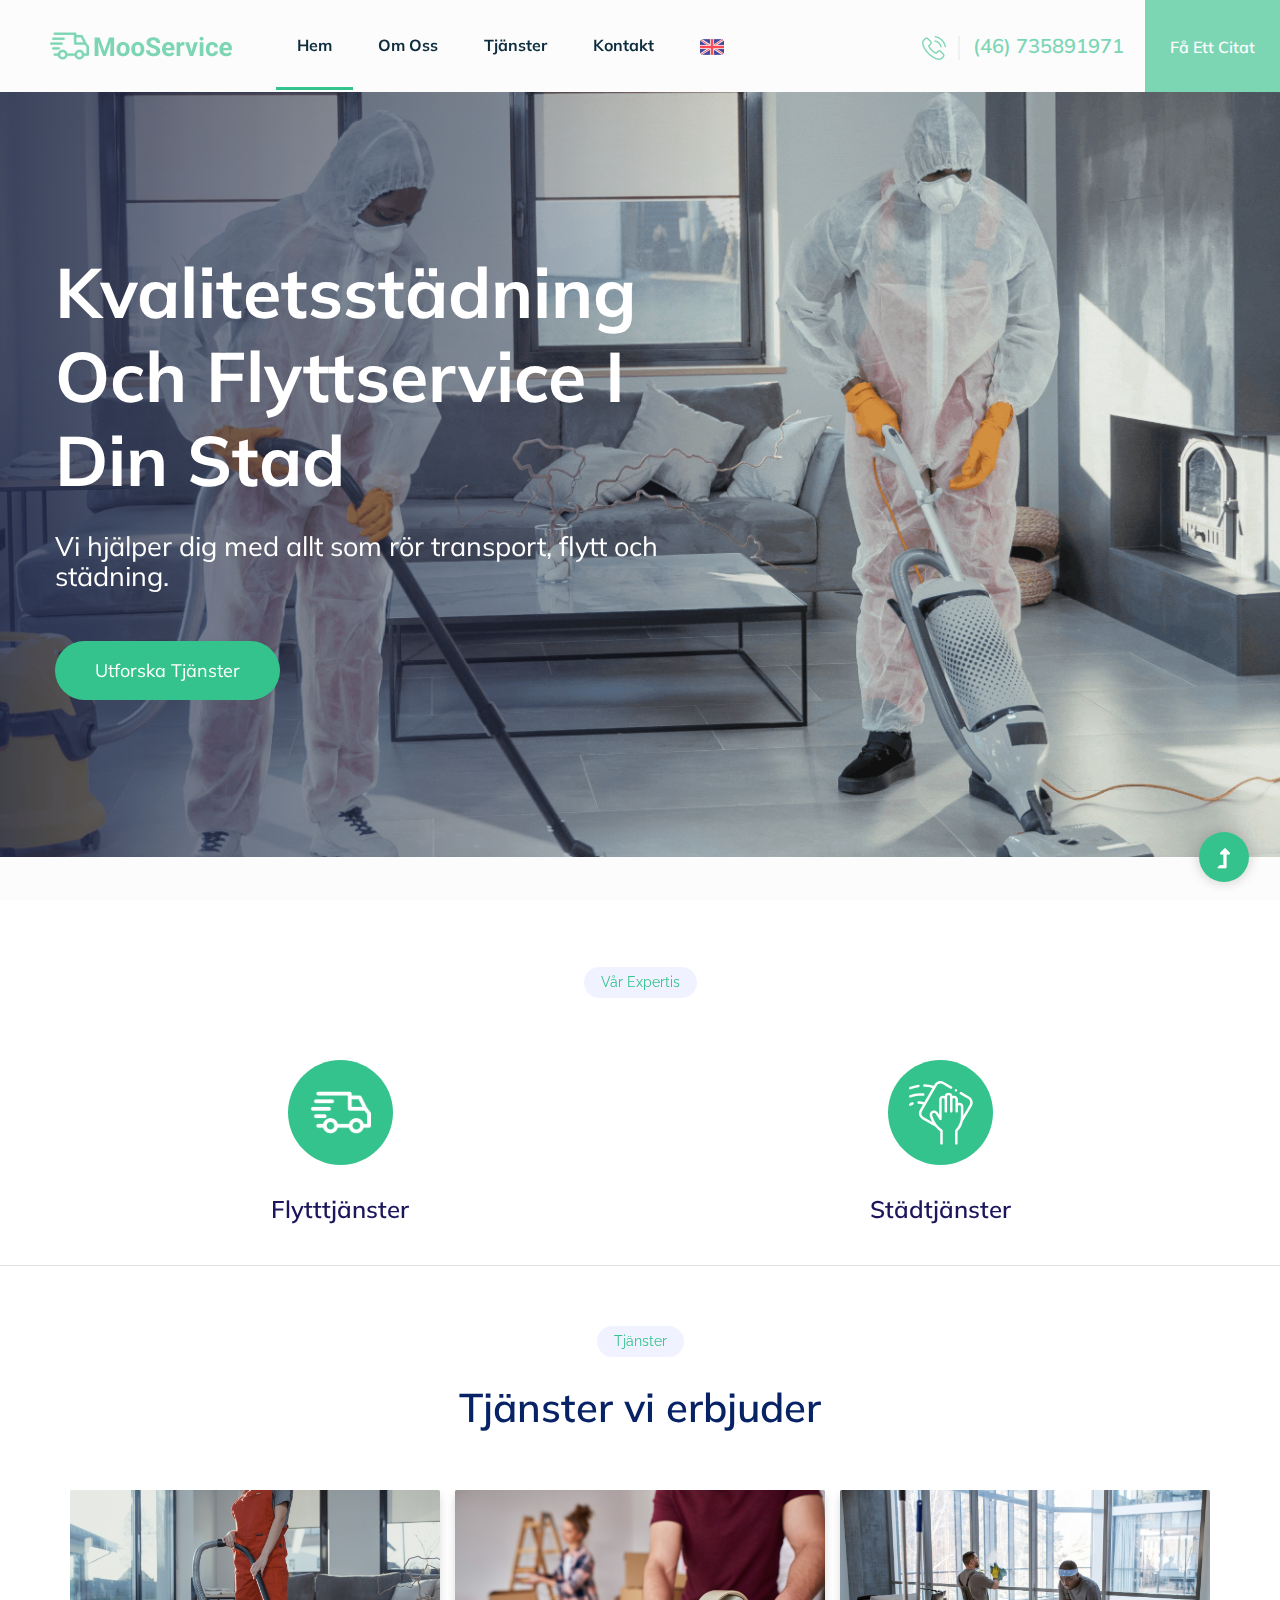
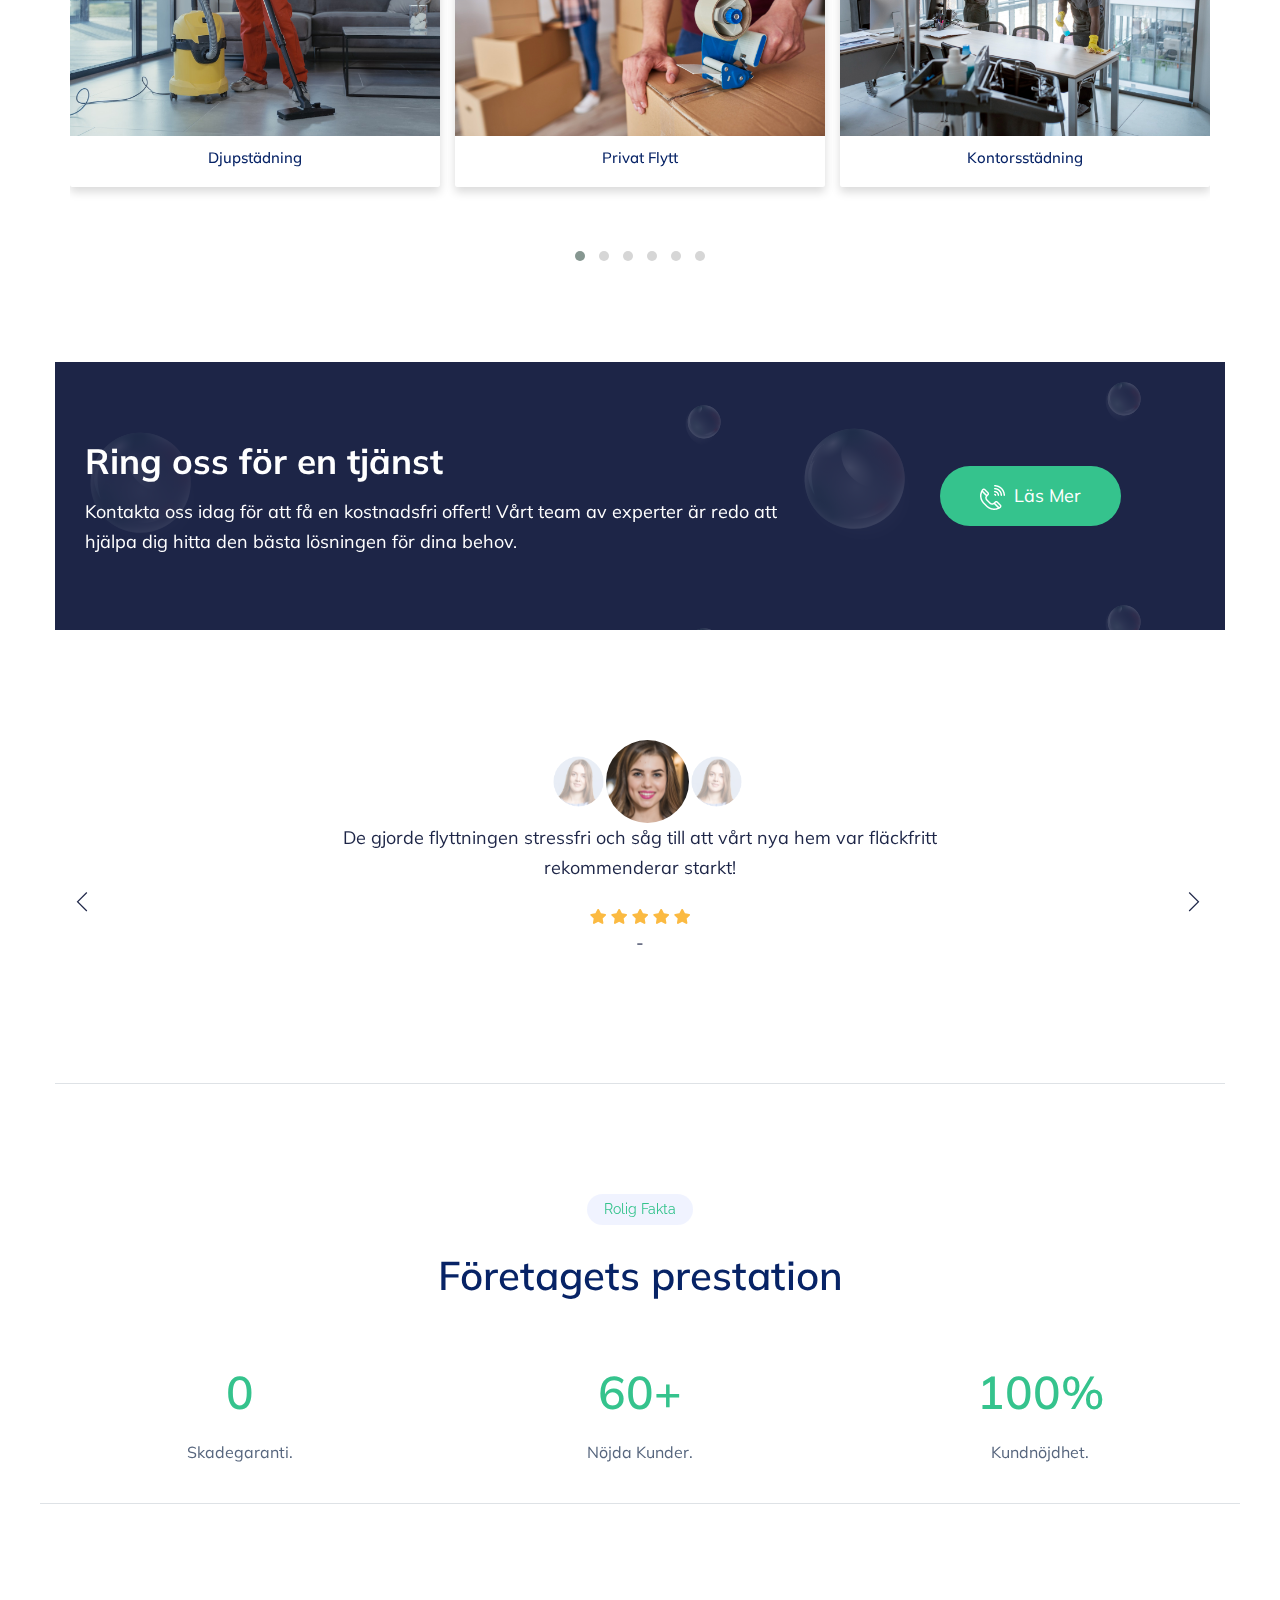
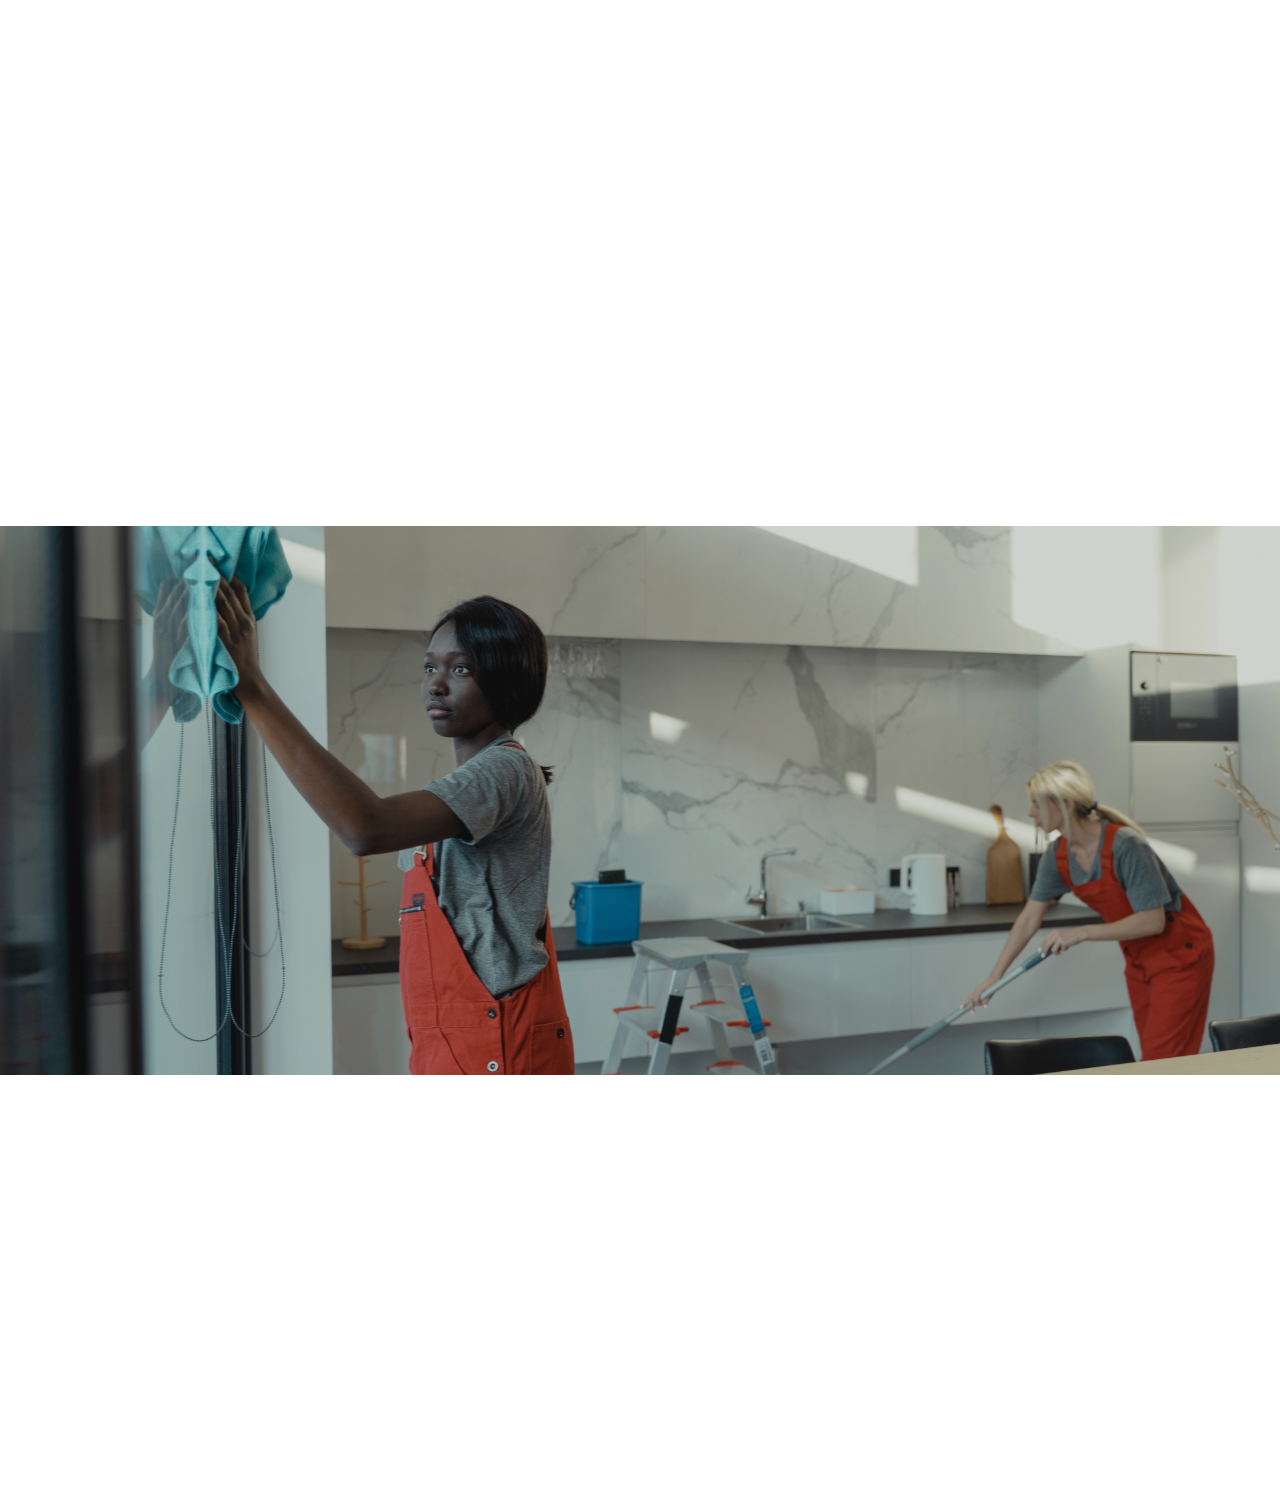
<file: index.html>
<!doctype html>
<html class="no-js" lang="zxx">
<head>
    <meta charset="utf-8">
    <meta http-equiv="x-ua-compatible" content="ie=edge">
    <title>MooService</title>
    <meta name="description" content="">
    <meta name="viewport" content="width=device-width, initial-scale=1">
    <link rel="manifest" href="site.webmanifest">
    <link rel="shortcut icon" type="image/x-icon" href="assets/img/favicon.ico">


    <link href="https://cdn.jsdelivr.net/npm/bootstrap@5.0.1/dist/css/bootstrap.min.css" rel="stylesheet"
    integrity="sha384-+0n0xVW2eSR5OomGNYDnhzAbDsOXxcvSN1TPprVMTNDbiYZCxYbOOl7+AMvyTG2x" crossorigin="anonymous">
<link rel="stylesheet" href="https://cdnjs.cloudflare.com/ajax/libs/OwlCarousel2/2.3.4/assets/owl.carousel.min.css"
    integrity="sha512-tS3S5qG0BlhnQROyJXvNjeEM4UpMXHrQfTGmbQ1gKmelCxlSEBUaxhRBj/EFTzpbP4RVSrpEikbmdJobCvhE3g=="
    crossorigin="anonymous" />
<link rel="stylesheet"
    href="https://cdnjs.cloudflare.com/ajax/libs/OwlCarousel2/2.3.4/assets/owl.theme.default.min.css"
    integrity="sha512-sMXtMNL1zRzolHYKEujM2AqCLUR9F2C4/05cdbxjjLSRvMQIciEPCQZo++nk7go3BtSuK9kfa/s+a4f4i5pLkw=="
    crossorigin="anonymous" />
    <!-- CSS here -->
    <link rel="stylesheet" href="assets/css/bootstrap.min.css">
    <link rel="stylesheet" href="assets/css/owl.carousel.min.css">
    <link rel="stylesheet" href="assets/css/slicknav.css">
    <link rel="stylesheet" href="assets/css/flaticon.css">
    <link rel="stylesheet" href="assets/css/progressbar_barfiller.css">
    <link rel="stylesheet" href="assets/css/gijgo.css">
    <link rel="stylesheet" href="assets/css/animate.min.css">
    <link rel="stylesheet" href="assets/css/animated-headline.css">
    <link rel="stylesheet" href="assets/css/magnific-popup.css">
    <link rel="stylesheet" href="assets/css/fontawesome-all.min.css">
    <link rel="stylesheet" href="assets/css/themify-icons.css">
    <link rel="stylesheet" href="assets/css/slick.css">
    <link rel="stylesheet" href="assets/css/nice-select.css">
    <link rel="stylesheet" href="assets/css/style.css">

    
</head>
<body>
    <!-- ? Preloader Start -->
    <div id="preloader-active">
        <div class="preloader d-flex align-items-center justify-content-center">
            <div class="preloader-inner position-relative">
                <div class="preloader-circle"></div>
                <div class="preloader-img pere-text">
                    <img src="assets/img/logo/loder.png" alt="">
                </div>
            </div>
        </div>
    </div>
    <!-- Preloader Start -->
    <header>
        <!-- Header Start -->
        <div class="header-area">
            <div class="main-header header-sticky">
                <!-- Logo -->
                <div class="header-left">
                    <div class="logo">
                        <a href="index.html"><img src="assets/img/logo/logo.png" alt=""></a>
                    </div>
                    <div class="menu-wrapper  d-flex align-items-center">
                        <!-- Main-menu -->
                        <div class="main-menu d-none d-lg-block">
                            <nav> 
                                <ul id="navigation">                                                                                          
                                    <li class="active"><a href="index.html">Hem</a></li>
                                    <li><a href="about.html">Om Oss</a></li>
                                    <li><a href="services.html">Tjänster</a></li>
                                    <li><a href="contact.html">Kontakt</a></li>
                                    <li><a href="./en/index.html"><img src="assets/img/icon/english.png" alt="English"></a></li>

                                </ul>
                            </nav>
                        </div>
                    </div>
                </div> 
                <div class="header-right d-none d-lg-block">
                    <a href="tel:0046735891971" class="header-btn1"><img src="assets/img/icon/call.png" alt=""> (46) 735891971</a>
                    <a href="contact.html" class="header-btn2">Få Ett Citat</a>
                </div>
                <!-- Mobile Menu -->
                <div class="col-12">
                    <div class="mobile_menu d-block d-lg-none"></div>
                </div>
            </div>
        </div>
        <!-- Header End -->
    </header>
    <main>
        <!--? slider Area Start-->
        <section class="slider-area hero-overly">
            <div class="slider-active">
                <!-- Single Slider -->
                <div class="single-slider slider-height d-flex align-items-center">
                    <div class="container">
                        <div class="row">
                            <div class="col-xl-7 col-lg-9 col-md-10 col-sm-9">
                                <div class="hero__caption">
                                    <h1 data-animation="fadeInLeft" data-delay="0.2s">Kvalitetsstädning Och Flyttservice I Din Stad</h1>
                                    <p data-animation="fadeInLeft" data-delay="0.4s">Vi hjälper dig med allt som rör transport, flytt och städning.</p>
                                    <a href="services.html" class="btn hero-btn" data-animation="fadeInLeft" data-delay="0.7s">Utforska Tjänster</a>
                                </div>
                            </div>
                        </div>
                    </div>          
                </div>
            </div>
        </section>
        <!-- slider Area End-->
        <!--? Services Area Start -->
        <section class="services-area pt-top border-bottom pb-20 mb-60">
            <div class="container">
                <div class="row justify-content-center">
                    <div class="col-xl-7 col-lg-8">
                        <div class="section-tittle text-center mb-40">
                            <span class="element">Vår Expertis</span>
                            <!-- <h2>This is what we do</h2> -->
                        </div>
                    </div>
                </div>
                <div class="row">
                    <div class="col-lg-6 col-md-12 col-sm-12">
                        <div class="single-cat text-center">
                            <div class="cat-icon">
                                <img src="assets/img/icon/services-icon1.svg" alt="">
                            </div>
                            <div class="cat-cap">
                                <h5><a href="services.html">Flytttjänster</a></h5>
                               
                            </div>
                        </div>
                    </div>
                    
                    <div class="col-lg-6 col-md-12 col-sm-12 col-lg-offset-4">
                        <div class="single-cat text-center">
                            <div class="cat-icon">
                                <img src="assets/img/icon/services-icon2.svg" alt="">
                            </div>
                            <div class="cat-cap">
                                <h5><a href="services.html">Städtjänster</a></h5>
                               
                            </div>
                        </div>
                    </div>
                    <!-- <div class="col-lg-4 col-md-6 col-sm-6">
                        <div class="single-cat text-center">
                            <div class="cat-icon">
                                <img src="assets/img/icon/services-icon3.svg" alt="">
                            </div>
                            <div class="cat-cap">
                                <h5><a href="services.html">Moving Services</a></h5>
                                <p>Lorem ipsum dolor sit amet, consectetur adipiscing elit, sed do eiusmod!!!</p>
                            </div>
                        </div>
                    </div> -->
                </div>
            </div>
        </section>
        <!-- Services End -->

        



        <!--? Offer-services Start  -->
        <section class="offer-services pb-bottom2">
            <div class="container">
            
                <div class="container-fluid my-5">
                    <div class="row">
                        <div class="col-12 m-auto">
                            <div class="row justify-content-center">
                                <div class="col-xl-7 col-lg-8">
                                    <div class="section-tittle text-center mb-55">
                                        <span class="element">Tjänster</span>
                                        <h2>Tjänster vi erbjuder</h2>
                                    </div>
                                </div>
                            </div>
                            <div class="owl-carousel owl-theme">
                                <div class="item mb-4">
                                    <div class="card border-0 shadow">
                                        <img src="./assets/img/gallery/1.jpg" alt="" class="card-img-top">
                                        <div class="card-body">
                                            <div class="card-title text-center">
                                                <h4>Djupstädning</h4>
                                            </div>
                                        </div>
                                    </div>
                                </div>
            
                                <div class="item">
                                    <div class="card border-0 shadow">
                                        <img src="./assets/img/gallery/2.jpg" alt="" class="card-img-top">
                                        <div class="card-body">
                                            <div class="card-title text-center">
                                                <h4>Privat Flytt</h4>
                                            </div>
                                        </div>
                                    </div>
                                </div>
                                <div class="item">
                                    <div class="card border-0 shadow">
                                        <img src="./assets/img/gallery/3.jpg" alt="" class="card-img-top">
                                        <div class="card-body">
                                            <div class="card-title text-center">
                                                <h4>Kontorsstädning</h4>
                                            </div>
                                        </div>
                                    </div>
                                </div>
                                <div class="item">
                                    <div class="card border-0 shadow">
                                        <img src="./assets/img/gallery/4.jpg" alt="" class="card-img-top">
                                        <div class="card-body">
                                            <div class="card-title text-center">
                                                <h4>Demontering / Återmontering</h4>
                                            </div>
                                        </div>
                                    </div>
                                </div>
                                <div class="item">
                                    <div class="card border-0 shadow">
                                        <img src="./assets/img/gallery/5.png" alt="" class="card-img-top">
                                        <div class="card-body">
                                            <div class="card-title text-center">
                                                <h4>Hushållens Städning</h4>
                                            </div>
                                        </div>
                                    </div>
                                </div>
                                <div class="item">
                                    <div class="card border-0 shadow">
                                        <img src="./assets/img/gallery/6.jpg" alt="" class="card-img-top">
                                        <div class="card-body">
                                            <div class="card-title text-center">
                                                <h4> Flytta Möbler</h4>
                                            </div>
                                        </div>
                                    </div>
                                </div>
                                <div class="item mb-4">
                                    <div class="card border-0 shadow">
                                        <img src="./assets/img/gallery/7.jpg" alt="" class="card-img-top">
                                        <div class="card-body">
                                            <div class="card-title text-center">
                                                <h4>Hushållstvätt</h4>
                                            </div>
                                        </div>
                                    </div>
                                </div>
            
                                <div class="item">
                                    <div class="card border-0 shadow">
                                        <img src="./assets/img/gallery/8.jpg" alt="" class="card-img-top">
                                        <div class="card-body">
                                            <div class="card-title text-center">
                                                <h4>Toalettstädning</h4>
                                            </div>
                                        </div>
                                    </div>
                                </div>
                                <div class="item">
                                    <div class="card border-0 shadow">
                                        <img src="./assets/img/gallery/9.jpg" alt="" class="card-img-top">
                                        <div class="card-body">
                                            <div class="card-title text-center">
                                                <h4>Toalettstädning</h4>
                                            </div>
                                        </div>
                                    </div>
                                </div>
                                <div class="item">
                                    <div class="card border-0 shadow">
                                        <img src="./assets/img/gallery/10.jpg" alt="" class="card-img-top">
                                        <div class="card-body">
                                            <div class="card-title text-center">
                                                <h4>Speciella Rörelser</h4>
                                            </div>
                                        </div>
                                    </div>
                                </div>
                                <div class="item">
                                    <div class="card border-0 shadow">
                                        <img src="./assets/img/gallery/11.png" alt="" class="card-img-top">
                                        <div class="card-body">
                                            <div class="card-title text-center">
                                                <h4>Städning i sovrummet</h4>
                                            </div>
                                        </div>
                                    </div>
                                </div>
                                <div class="item">
                                    <div class="card border-0 shadow">
                                        <img src="./assets/img/gallery/17.jpg" alt="" class="card-img-top">
                                        <div class="card-body">
                                            <div class="card-title text-center">
                                                <h4>Städning av vardagsrum och matsal</h4>
                                            </div>
                                        </div>
                                    </div>
                                </div>
                                <div class="item">
                                    <div class="card border-0 shadow">
                                        <img src="./assets/img/gallery/12.jpg" alt="" class="card-img-top">
                                        <div class="card-body">
                                            <div class="card-title text-center">
                                                <h4>Rörligt Piano</h4>
                                            </div>
                                        </div>
                                    </div>
                                </div>
                                <div class="item mb-4">
                                    <div class="card border-0 shadow">
                                        <img src="./assets/img/gallery/13.jpg" alt="" class="card-img-top">
                                        <div class="card-body">
                                            <div class="card-title text-center">
                                                <h4>Trappstädning</h4>
                                            </div>
                                        </div>
                                    </div>
                                </div>
            
                                <div class="item">
                                    <div class="card border-0 shadow">
                                        <img src="./assets/img/gallery/14.jpg" alt="" class="card-img-top">
                                        <div class="card-body">
                                            <div class="card-title text-center">
                                                <h4>Specialförpackningstjänster</h4>
                                            </div>
                                        </div>
                                    </div>
                                </div>
                                <div class="item">
                                    <div class="card border-0 shadow">
                                        <img src="./assets/img/gallery/15.jpg" alt="" class="card-img-top">
                                        <div class="card-body">
                                            <div class="card-title text-center">
                                                <h4>Kök Hushåll</h4>
                                            </div>
                                        </div>
                                    </div>
                                </div>
                                <div class="item">
                                    <div class="card border-0 shadow">
                                        <img src="./assets/img/gallery/16.jpg" alt="" class="card-img-top">
                                        <div class="card-body">
                                            <div class="card-title text-center">
                                                <h4>Internationella Flyttningar</h4>
                                            </div>
                                        </div>
                                    </div>
                                </div>
                                
                               
                            </div>
                        </div>
                    </div>
                </div>
            </div>
        </section>
        <!-- Offer-services End  -->
        <!--? Want To work -->
        <section class="container">
            <section class="wantToWork-area" data-background="assets/img/gallery/section_bg01.png">
                <div class="wants-wrapper w-padding2">
                    <div class="row align-items-center justify-content-between">
                        <div class="col-xl-8 col-lg-9 col-md-7">
                            <div class="wantToWork-caption wantToWork-caption2">
                                <h2>Ring oss för en tjänst</h2>
                                <p>Kontakta oss idag för att få en kostnadsfri offert! Vårt team av experter är redo att hjälpa dig hitta den bästa lösningen för dina behov.</p>
                            </div>
                        </div>
                        <div class="col-xl-3 col-lg-3 col-md-5">
                            <a href="contact.html" class="btn wantToWork-btn"><img src="assets/img/icon/call2.png" alt="">Läs Mer</a>
                        </div>
                    </div>
                </div>
            </section>
        </section>
        <!-- Want To work End -->
        <!-- Testimonials_start -->
        <section class="testimonials-area testimonials-overly  position-relative">
            <div class="container">
                <div class="border-bottom section-padding40 ">
                    <div class="row">
                        <div class="col-xl-12 ">
                            <!-- testmonial-image -->
                            <div class="testmonial-nav text-center">
                                <div class="testmonial-thumb">
                                    <img src="assets/img/gallery/testimonila1.png" alt="">
                                </div>
                                <div class="testmonial-thumb">
                                    <img src="assets/img/gallery/testimonila2.png" alt="">
                                </div>
                                <div class="testmonial-thumb">
                                    <img src="assets/img/gallery/testimonila3.png" alt="">
                                </div>
                                <div class="testmonial-thumb">
                                    <img src="assets/img/gallery/testimonila2.png" alt="">
                                </div>
                            </div>
                            <div class="testmonial-item-active text-center">
                                <!-- testimonial-single-items -->
                                <div class="testmonial-item ">
                                    <p class="pera">De gjorde flyttningen stressfri och såg till att vårt nya hem var fläckfritt<br> rekommenderar starkt!</p>
                                    <div class="rating">
                                        <i class="fas fa-star"></i>
                                        <i class="fas fa-star"></i>
                                        <i class="fas fa-star"></i>
                                        <i class="fas fa-star"></i>
                                        <i class="fas fa-star"></i>
                                    </div>
       <!-- customer Name -->     <p> - </p>
                                </div>
                                <!-- testimonial-single-items -->
                                <div class="testmonial-item ">
                                    <p class="pera">Städ- och flytttjänsten överträffade mina förväntningar med deras exceptionella<br> uppmärksamhet på detaljer och effektiva, problemfria processer.</p>
                                    <div class="rating">
                                        <i class="fas fa-star"></i>
                                        <i class="fas fa-star"></i>
                                        <i class="fas fa-star"></i>
                                        <i class="fas fa-star"></i>
                                        <i class="fas fa-star"></i>
                                    </div>
                                    <p> - </p>
                                </div>
                                <!-- testimonial-single-items -->
                                <div class="testmonial-item ">
                                    <p class="pera">Städ- och flytttjänsten som tillhandahålls av Moo service överträffade mina förväntningar, och<br> jag rekommenderar dem starkt till alla som behöver en professionell service.</p>
                                    <div class="rating">
                                        <i class="fas fa-star"></i>
                                        <i class="fas fa-star"></i>
                                        <i class="fas fa-star"></i>
                                        <i class="fas fa-star"></i>
                                        <i class="fas fa-star"></i>
                                    </div>
                                    <p> - </p>
                                </div>
                            </div>
                        </div>
                    </div>
                </div>
            </div>
        </section>
        <!-- Testimonials_end -->
        <!--? Company achievement Start -->
        <section class="services-area section-padding40 fix">
            <div class="border-bottom container">
                <div class="row justify-content-center">
                    <div class="col-xl-7 col-lg-8">
                        <div class="section-tittle text-center mb-55">
                            <span class="element">Rolig fakta</span>
                            <h2>Företagets prestation</h2>
                        </div>
                    </div>
                </div>
                <div class="row">
                    <div class="col-lg-4 col-md-6 col-sm-6">
                        <div class="single-cat text-center">
                            <div class="cat-cap">
                                <span>0</span>
                                <p>Skadegaranti.</p>
                            </div>
                        </div>
                    </div>
                    <div class="col-lg-4 col-md-6 col-sm-6">
                        <div class="single-cat text-center">
                            <div class="cat-cap">
                                <span>60+</span>
                                <p>Nöjda Kunder.</p>
                            </div>
                        </div>
                    </div>
                    <div class="col-lg-4 col-md-6 col-sm-6">
                        <div class="single-cat text-center">
                            <div class="cat-cap">
                                <span>100%</span>
                                <p>Kundnöjdhet.</p>
                            </div>
                        </div>
                    </div>
                    <div class="row">
                        <div class="col-lg-12">
                            
                        </div>
                    </div>
                </div>
            </div>
        </section>
       <!-- Company achievement End -->
      <!--? About Area  -->

<!-- Quote Start -->
    <div class="container-xxl py-5">
        <div class="container">
            <div class="row g-5">
                <div class="col-lg-6 wow fadeInUp" data-wow-delay="0.1s">
                    <p style="color: #35c38d; font-weight: 600;" class="fs-5 fw-medium">Få ett citat</p>
                    <h1 class="display-5 mb-4">Förenkla din flytt med våra experter.</h1>
                    <p>Vi finns här för att göra din flytt- och städupplevelse så enkel och stressfri som möjligt. Kontakta oss idag för att få en offert.</p>
                    <p class="mb-4"> Vårt mål är att göra din övergång till ett nytt hem eller en renare miljö så smidig som möjligt. Kontakta oss hur du än föredrar, vi hjälper gärna till!!</p>
                    <a class="d-inline-flex align-items-center rounded overflow-hidden border border-primary" href="tel:0046735891971">
                        <span class="btn-lg-square bg-primary" style="width: 55px; height: 55px;">
                            <i class="fa fa-phone text-white"></i>
                        </span>
                        <span class="fs-5 fw-medium mx-4" style="color: #35c38d; font-weight: bold;">+46 735 891 971</span>
                    </a>
                </div>
                <div class="col-lg-6 wow fadeInUp my-5" data-wow-delay="0.5s">
                    <h2 class="mb-4 ">Få en gratis offert</h2>
                    <form action="https://formsubmit.co/newasmera@gmail.com" method="POST" class="row g-3">
                        <div class="col-sm-6">
                            <div class="form-floating mb-4">
                                <input type="text" name="name" class="form-control" id="name" placeholder="Your Name" required>
                                <label for="name">Namn</label>
                            </div>
                        </div>
                        <div class="col-sm-6">
                            <div class="form-floating mb-4">
                                <input type="email" name="email" class="form-control" id="mail" placeholder="Your Email" required>
                                <label for="mail"> Email</label>
                            </div>
                        </div>
                        <div class="col-sm-6">
                            <div class="form-floating mb-4">
                                <input type="text" name="mobile" class="form-control" id="mobile" placeholder="Your Mobile" required>
                                <label for="mobile">Telefonnummere</label>
                            </div>
                        </div>
                        <div class="col-sm-6">
                            <div class=" mb-4">
                                <select style="height: 54px;" name="service"  class="form-select"  id="service">
                                    <option >Fullständig städservice</option>
                                    <option >Djupstädning</option>
                                    <option selected >Privat flytt</option>
                                    <option >Kontorsflyttning</option>
                                    <option > Internationella flyttningar</option>
                                </select>
                                <!-- <label for="service">Choose A Service</label> -->
                            </div>
                        </div>
                        <div class="col-12 ">
                            <div class="form-floating mb-4">
                                <textarea class="form-control" type="text" name="message" placeholder="Leave a message here" id="message"
                                    style="height: 130px"></textarea>
                                <label for="message">Meddelande</label>
                            </div>
                        </div>
                        <div class="col-12 text-center mb-4">
                            <button class="btn btn-primary w-100 py-3" style="border-radius: 6px;" type="submit">Skicka Meddelande</button>
                        </div>
                    </form>
                </div>
            </div>
        </div>
    </div>
    <!-- Quote End -->






  
        <!-- About Start -->
        <div class="container-xxl about my-0">
            <div class="container">
                <div class="row g-0">
                    <div class="col-lg-6">
                        <div class="h-100 d-flex align-items-center justify-content-center" style="min-height: 300px;">
                            <!-- <button type="button" class="btn4-play" data-bs-toggle="modal"
                                data-src="https://www.youtube.com/embed/HGUQmTyUurI" data-bs-target="#videoModal">
                                <span></span>
                            </button> -->
                        </div>
                    </div>
                    <div class="col-lg-6 pt-lg-5 wow fadeIn" data-wow-delay="0.5s">
                        <div class="bg-white rounded-top p-5 mt-lg-5">
                            <p style="color: #35c38d; font-weight: 600;" class="element">Om oss</p>
                            <h1 class="display-6 mb-4">En pålitlig partner för alla dina flytt- och städbehov</h1>
                            <p class="mb-4">Moo service team är professionell och ger den bästa servicen!! Vi hjälper dig med allt som rör transport, flytt och städning.</p>
                            <div class="row g-5 pt-2 mb-5">
                                <div class="col-sm-6">
                                    <img class="img-fluid mb-4" src="./assets/img/icon/icon-5.png" alt="">
                                    <h5 class="mb-3">Hanterade Tjänster</h5>
                                    <span>Strömlinjeformade lösningar för enkel flyttning och rengöring</span>
                                </div>
                                <div class="col-sm-6">
                                    <img class="img-fluid mb-4" src="./assets/img/icon/icon-2.png" alt="">
                                    <h5 class="mb-3">Dedikerade experter</h5>
                                    <span>Erfarna proffs som engagerar sig för att du är nöjd</span>
                                </div>
                            </div>
                            <a class="btn btn-primary rounded-pill py-3 px-5" href="services.html">Utforska mer</a>
                        </div>
                    </div>
                </div>
            </div>
        </div>
        <!-- About End -->
    
    
        <!-- Video Modal Start (Blocked)-->
        <div class="modal modal-video fade" id="videoModal" tabindex="-1" aria-labelledby="exampleModalLabel"
            aria-hidden="true">
            <div class="modal-dialog">
                <div class="modal-content rounded-0">
                    <div class="modal-header">
                        <h3 class="modal-title" id="exampleModalLabel">Youtube Video</h3>
                        <button type="button" class="btn4-close" data-bs-dismiss="modal" aria-label="Close"></button>
                    </div>
                    <div class="modal-body">
                        <!-- 16:9 aspect ratio -->
                        <div class="ratio ratio-16x9">
                            <iframe class="embed-responsive-item" src="https://www.youtube.com/embed/HGUQmTyUurI" id="video" allowfullscreen
                                allowscriptaccess="always" allow="autoplay"></iframe>
                        </div>
                    </div>
                </div>
            </div>
        </div>
        
    
        <!-- About Area End -->
        
    </main>
    <!-- Footer Start -->
    <div class="container-fluid bg-dark footer4 mt-0 py-5 wow fadeIn" data-wow-delay="0.1s">
        <div class="container py-5">
            <div class="row g-5">
                <div class="col-lg-3 col-md-6">
                    <h3 class="font-weight-bold text-white mb-4">Vårt läge</h3>
                    <p class="mb-2"><i class="fa fa-map-marker-alt me-3"></i>Gävle, Sweden</p>
                    <p class="mb-2"><i class="fa fa-phone me-3"></i>+46 735 891 971</p>
                    <p class="mb-2"><i class="fa fa-envelope me-3"></i>info@mooservice.se</p>
                    <div class="d-flex pt-3">
                        <!-- <a class="btn4 btn-square btn-light rounded-circle me-2" href=""><i
                                class="fab fa-twitter"></i></a> -->
                        <a class="btn4 btn-square btn-light rounded-circle me-2" href="https://www.facebook.com/people/Moo-service-I-G%C3%A4vle-AB/100090024613530/"><i
                                class="fab fa-facebook-f"></i></a>
                        
                        <a class="btn4 btn-square btn-light rounded-circle me-2" href=""><i
                                class="fab fa-linkedin-in"></i></a>
                    </div>
                </div>
                <div class="col-lg-3 col-md-6 mt-5">
                    <h3 class=" font-weight-bold text-white mb-4">Snabblänkar</h3>
                    <a class="btn4 btn4-link" href="about.html">Om Oss</a>
                    <a class="btn4 btn4-link" href="contact.html">Kontakta Oss</a>
                    <a class="btn4 btn4-link" href="services.html">Våra Tjänster</a>
    
                </div>
                <div class="col-lg-3 col-md-6 mt-5">
                    <h3 class="font-weight-bold text-white mb-4">Kontorstid</h3>
                    <p class="mb-1">Måndag - Fredag</p>
                    <h5 class="font-weight-bold text-light" >09:00 am - 07:00 pm</h5>
                    <p class="mb-1">Lördag</p>
                    <h5 class="font-weight-bold text-light">09:00 am - 12:00 pm</h5>
                    <p class="mb-1">Söndag</p>
                    <h5 class=" font-weight-bold text-light">Stängd</h5>
                </div>
                <div class="col-lg-3 col-md-6 mt-5">
                    <div class="footer-logo ">
                        <a href="index.html"><img src="assets/img/logo/logo2_footer.png" alt=""></a>
                    </div> <br>
                    <p>Låt oss hjälpa dig med dina flytt- och städbehov.</p>
                   
                    
                </div>
            </div>
            
        </div>
        <div class="footer-border">
            <div class="row d-flex align-items-center">
                <div class="col-xl-12 ">
                    <div class="footer-copy-right text-center">
                        <p><!-- Link back to Colorlib can't be removed. Template is licensed under CC BY 3.0. -->
                         MooService &copy;<script>document.write(new Date().getFullYear());</script> All rights reserved | Made by <a href="https://absidev.vercel.app/" target="_blank">Absi</a>
                           <!-- Link back to Colorlib can't be removed. Template is licensed under CC BY 3.0. --></p>
                       </div>
                   </div>
               </div>
           </div>
           <br>

    </div>
    <!-- Footer End -->
<!-- footer-bottom area -->

  <!-- Footer End-->
</footer>
<!-- Scroll Up -->
<div id="back-top" >
    <a title="Go to Top" href="#"> <i class="fas fa-level-up-alt"></i></a>
</div>

<!-- JS here -->

<script src="https://cdnjs.cloudflare.com/ajax/libs/jquery/3.6.0/jquery.min.js"></script>

<!-- Option 1: Bootstrap Bundle with Popper -->
<script src="https://cdn.jsdelivr.net/npm/bootstrap@5.0.1/dist/js/bootstrap.bundle.min.js"
    integrity="sha384-gtEjrD/SeCtmISkJkNUaaKMoLD0//ElJ19smozuHV6z3Iehds+3Ulb9Bn9Plx0x4"
    crossorigin="anonymous"></script>
<script src="https://cdnjs.cloudflare.com/ajax/libs/OwlCarousel2/2.3.4/owl.carousel.min.js"
    integrity="sha512-bPs7Ae6pVvhOSiIcyUClR7/q2OAsRiovw4vAkX+zJbw3ShAeeqezq50RIIcIURq7Oa20rW2n2q+fyXBNcU9lrw=="
    crossorigin="anonymous"></script>
<script>
    $('.owl-carousel').owlCarousel({
        loop: true,
        margin: 15,
        nav: true,
        responsive: {
            0: {
                items: 1
            },
            600: {
                items: 2
            },
            1000: {
                items: 3
            }
        }
    })
</script>
<script src="./assets/js/vendor/modernizr-3.5.0.min.js"></script>
<!-- Jquery, Popper, Bootstrap -->
<script src="./assets/js/vendor/jquery-1.12.4.min.js"></script>
<script src="./assets/js/popper.min.js"></script>
<script src="./assets/js/bootstrap.min.js"></script>
<!-- Jquery Mobile Menu -->
<script src="./assets/js/jquery.slicknav.min.js"></script>

<!-- Jquery Slick , Owl-Carousel Plugins -->
<script src="./assets/js/owl.carousel.min.js"></script>
<script src="./assets/js/slick.min.js"></script>
<!-- One Page, Animated-HeadLin -->
<script src="./assets/js/wow.min.js"></script>
<script src="./assets/js/animated.headline.js"></script>
<script src="./assets/js/jquery.magnific-popup.js"></script>

<!-- Date Picker -->
<script src="./assets/js/gijgo.min.js"></script>
<!-- Nice-select, sticky -->
<script src="./assets/js/jquery.nice-select.min.js"></script>
<script src="./assets/js/jquery.sticky.js"></script>
<!-- Progress -->
<script src="./assets/js/jquery.barfiller.js"></script>

<!-- counter , waypoint,Hover Direction -->
<script src="./assets/js/jquery.counterup.min.js"></script>
<script src="./assets/js/waypoints.min.js"></script>
<script src="./assets/js/jquery.countdown.min.js"></script>
<script src="./assets/js/hover-direction-snake.min.js"></script>

<!-- contact js -->
<script src="./assets/js/contact.js"></script>
<script src="./assets/js/jquery.form.js"></script>
<script src="./assets/js/jquery.validate.min.js"></script>
<script src="./assets/js/mail-script.js"></script>
<script src="./assets/js/jquery.ajaxchimp.min.js"></script>

<!-- Jquery Plugins, main Jquery -->	
<script src="./assets/js/plugins.js"></script>
<script src="./assets/js/main.js"></script>

</body>
</html>
</file>
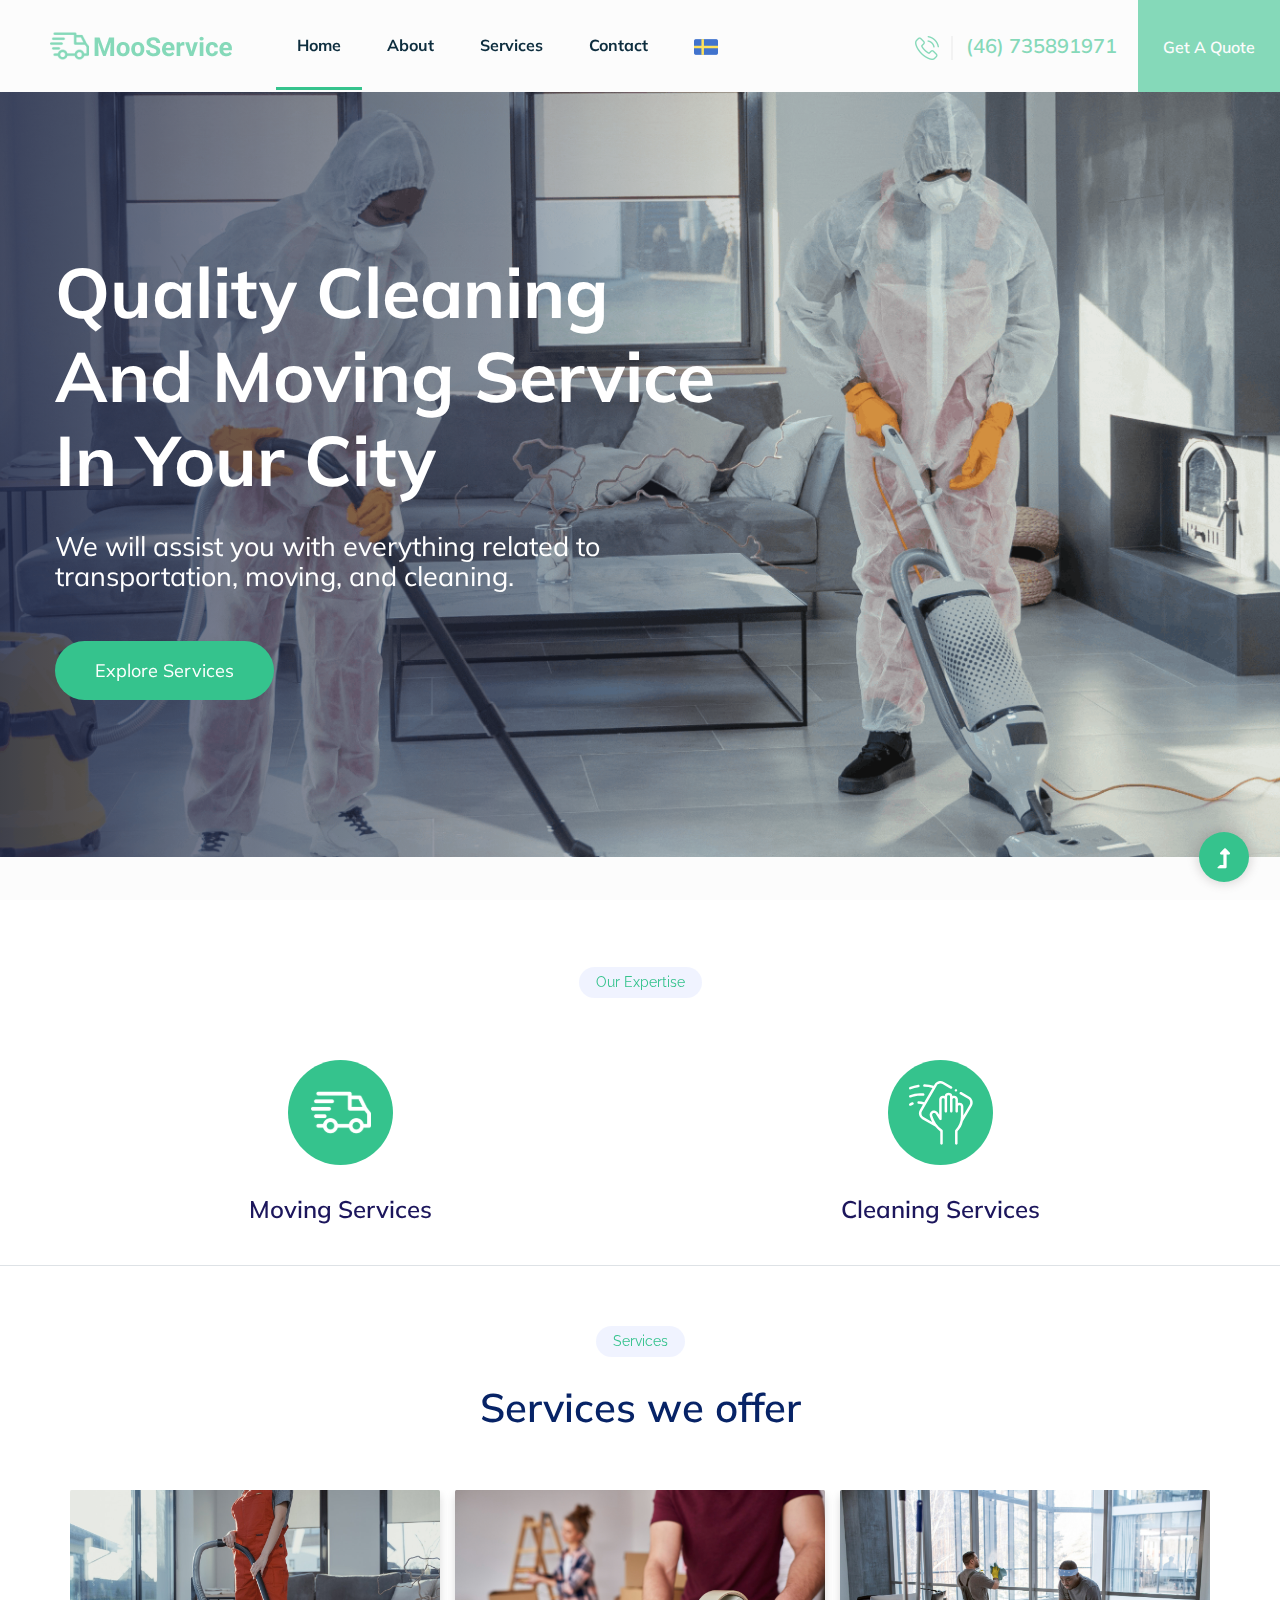
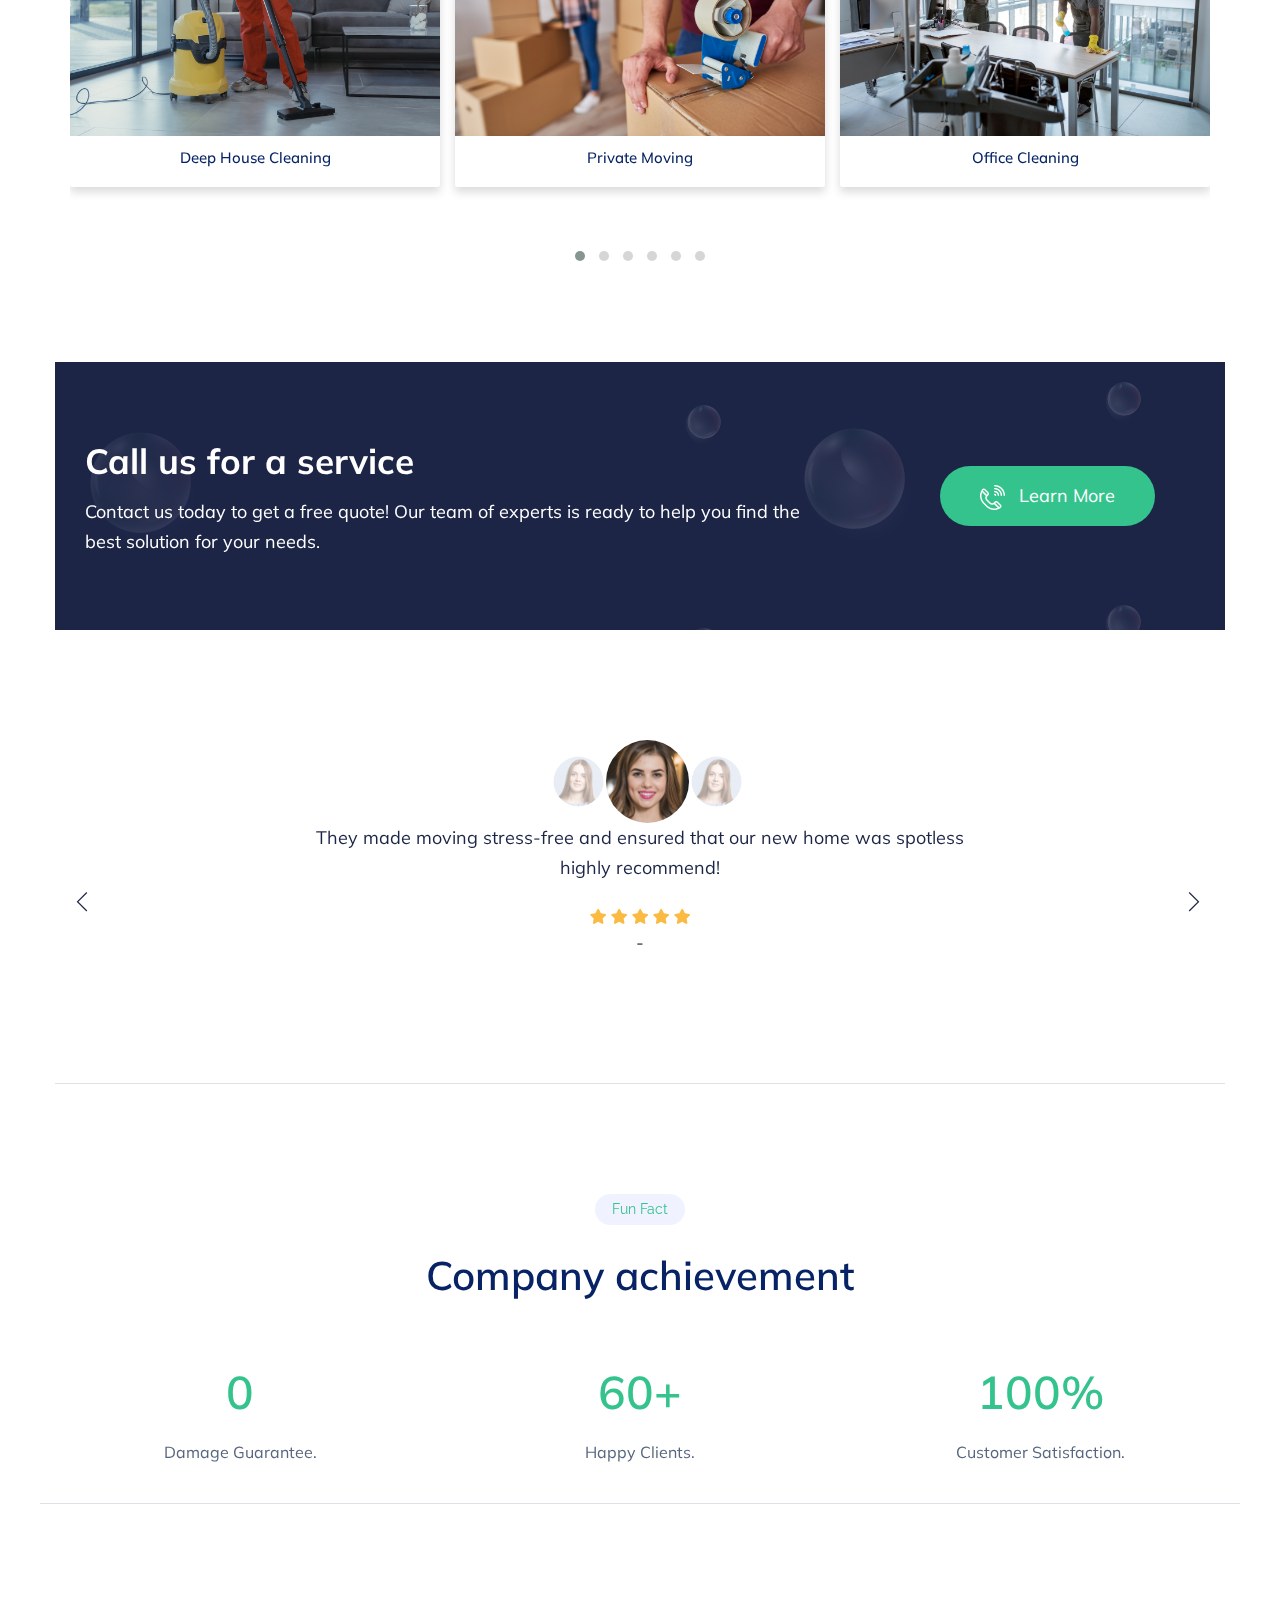
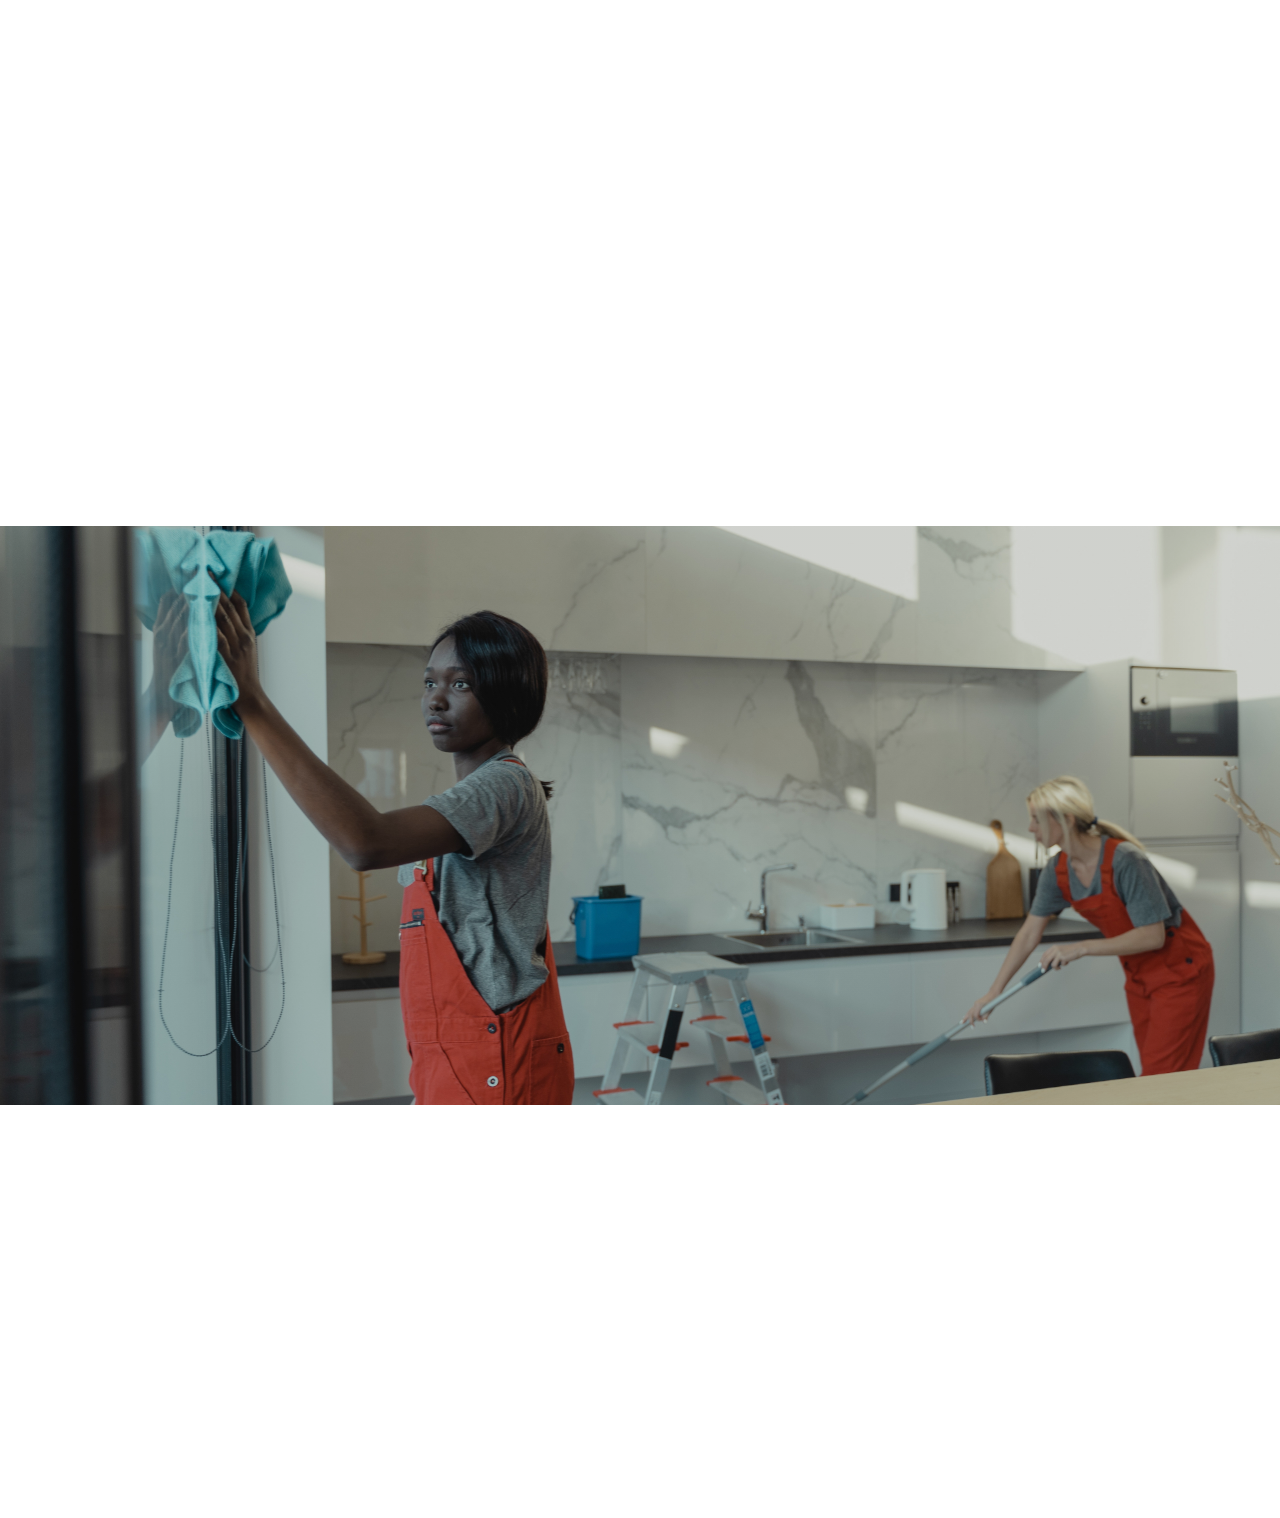
<file: en/index.html>
<!doctype html>
<html class="no-js" lang="zxx">
<head>
    <meta charset="utf-8">
    <meta http-equiv="x-ua-compatible" content="ie=edge">
    <title>MooService</title>
    <meta name="description" content="">
    <meta name="viewport" content="width=device-width, initial-scale=1">
    <link rel="manifest" href="site.webmanifest">
    <link rel="shortcut icon" type="image/x-icon" href="../assets/img/favicon.ico">


    <link href="https://cdn.jsdelivr.net/npm/bootstrap@5.0.1/dist/css/bootstrap.min.css" rel="stylesheet"
    integrity="sha384-+0n0xVW2eSR5OomGNYDnhzAbDsOXxcvSN1TPprVMTNDbiYZCxYbOOl7+AMvyTG2x" crossorigin="anonymous">
<link rel="stylesheet" href="https://cdnjs.cloudflare.com/ajax/libs/OwlCarousel2/2.3.4/assets/owl.carousel.min.css"
    integrity="sha512-tS3S5qG0BlhnQROyJXvNjeEM4UpMXHrQfTGmbQ1gKmelCxlSEBUaxhRBj/EFTzpbP4RVSrpEikbmdJobCvhE3g=="
    crossorigin="anonymous" />
<link rel="stylesheet"
    href="https://cdnjs.cloudflare.com/ajax/libs/OwlCarousel2/2.3.4/assets/owl.theme.default.min.css"
    integrity="sha512-sMXtMNL1zRzolHYKEujM2AqCLUR9F2C4/05cdbxjjLSRvMQIciEPCQZo++nk7go3BtSuK9kfa/s+a4f4i5pLkw=="
    crossorigin="anonymous" />
    <!-- CSS here -->
    <link rel="stylesheet" href="../assets/css/bootstrap.min.css">
    <link rel="stylesheet" href="../assets/css/owl.carousel.min.css">
    <link rel="stylesheet" href="../assets/css/slicknav.css">
    <link rel="stylesheet" href="../assets/css/flaticon.css">
    <link rel="stylesheet" href="../assets/css/progressbar_barfiller.css">
    <link rel="stylesheet" href="../assets/css/gijgo.css">
    <link rel="stylesheet" href="../assets/css/animate.min.css">
    <link rel="stylesheet" href="../assets/css/animated-headline.css">
    <link rel="stylesheet" href="../assets/css/magnific-popup.css">
    <link rel="stylesheet" href="../assets/css/fontawesome-all.min.css">
    <link rel="stylesheet" href="../assets/css/themify-icons.css">
    <link rel="stylesheet" href="../assets/css/slick.css">
    <link rel="stylesheet" href="../assets/css/nice-select.css">
    <link rel="stylesheet" href="../assets/css/style.css">

    
</head>
<body>
    <!-- ? Preloader Start -->
    <div id="preloader-active">
        <div class="preloader d-flex align-items-center justify-content-center">
            <div class="preloader-inner position-relative">
                <div class="preloader-circle"></div>
                <div class="preloader-img pere-text">
                    <img src="../assets/img/logo/loder.png" alt="">
                </div>
            </div>
        </div>
    </div>
    <!-- Preloader Start -->
    <header>
        <!-- Header Start -->
        <div class="header-area">
            <div class="main-header header-sticky">
                <!-- Logo -->
                <div class="header-left">
                    <div class="logo">
                        <a href="index.html"><img src="../assets/img/logo/logo.png" alt=""></a>
                    </div>
                    <div class="menu-wrapper  d-flex align-items-center">
                        <!-- Main-menu -->
                        <div class="main-menu d-none d-lg-block">
                            <nav> 
                                <ul id="navigation">                                                                                          
                                    <li class="active"><a href="index.html">Home</a></li>
                                    <li><a href="about.html">About</a></li>
                                    <li><a href="services.html">Services</a></li>
                                    <li><a href="contact.html">Contact</a></li>
                                    <li><a href="../index.html"><img src="../assets/img/icon/sweden.png" alt="Swidish"></a></li>

                                </ul>
                            </nav>
                        </div>
                    </div>
                </div> 
                <div class="header-right d-none d-lg-block">
                    <a href="tel:0046735891971" class="header-btn1"><img src="../assets/img/icon/call.png" alt=""> (46) 735891971</a>
                    <a href="contact.html" class="header-btn2">Get A Quote</a>
                </div>
                <!-- Mobile Menu -->
                <div class="col-12">
                    <div class="mobile_menu d-block d-lg-none"></div>
                </div>
            </div>
        </div>
        <!-- Header End -->
    </header>
    <main>
        <!--? slider Area Start-->
        <section class="slider-area hero-overly">
            <div class="slider-active">
                <!-- Single Slider -->
                <div class="single-slider slider-height d-flex align-items-center">
                    <div class="container">
                        <div class="row">
                            <div class="col-xl-7 col-lg-9 col-md-10 col-sm-9">
                                <div class="hero__caption">
                                    <h1 data-animation="fadeInLeft" data-delay="0.2s">Quality Cleaning and Moving service in your city</h1>
                                    <p data-animation="fadeInLeft" data-delay="0.4s">We will assist you with everything related to transportation, moving, and cleaning.</p>
                                    <a href="services.html" class="btn hero-btn" data-animation="fadeInLeft" data-delay="0.7s">Explore Services</a>
                                </div>
                            </div>
                        </div>
                    </div>          
                </div>
            </div>
        </section>
        <!-- slider Area End-->
        <!--? Services Area Start -->
        <section class="services-area pt-top border-bottom pb-20 mb-60">
            <div class="container">
                <div class="row justify-content-center">
                    <div class="col-xl-7 col-lg-8">
                        <div class="section-tittle text-center mb-40">
                            <span class="element">Our Expertise</span>
                            <!-- <h2>This is what we do</h2> -->
                        </div>
                    </div>
                </div>
                <div class="row">
                    <div class="col-lg-6 col-md-12 col-sm-12">
                        <div class="single-cat text-center">
                            <div class="cat-icon">
                                <img src="../assets/img/icon/services-icon1.svg" alt="">
                            </div>
                            <div class="cat-cap">
                                <h5><a href="services.html">Moving Services</a></h5>
                               
                            </div>
                        </div>
                    </div>
                    
                    <div class="col-lg-6 col-md-12 col-sm-12 col-lg-offset-4">
                        <div class="single-cat text-center">
                            <div class="cat-icon">
                                <img src="../assets/img/icon/services-icon2.svg" alt="">
                            </div>
                            <div class="cat-cap">
                                <h5><a href="services.html">Cleaning Services</a></h5>
                               
                            </div>
                        </div>
                    </div>
                    <!-- <div class="col-lg-4 col-md-6 col-sm-6">
                        <div class="single-cat text-center">
                            <div class="cat-icon">
                                <img src="assets/img/icon/services-icon3.svg" alt="">
                            </div>
                            <div class="cat-cap">
                                <h5><a href="services.html">Moving Services</a></h5>
                                <p>Lorem ipsum dolor sit amet, consectetur adipiscing elit, sed do eiusmod!!!</p>
                            </div>
                        </div>
                    </div> -->
                </div>
            </div>
        </section>
        <!-- Services End -->

        



        <!--? Offer-services Start  -->
        <section class="offer-services pb-bottom2">
            <div class="container">
            
                <div class="container-fluid my-5">
                    <div class="row">
                        <div class="col-12 m-auto">
                            <div class="row justify-content-center">
                                <div class="col-xl-7 col-lg-8">
                                    <div class="section-tittle text-center mb-55">
                                        <span class="element">Services</span>
                                        <h2>Services we offer</h2>
                                    </div>
                                </div>
                            </div>
                            <div class="owl-carousel owl-theme">
                                <div class="item mb-4">
                                    <div class="card border-0 shadow">
                                        <img src="../assets/img/gallery/1.jpg" alt="" class="card-img-top">
                                        <div class="card-body">
                                            <div class="card-title text-center">
                                                <h4>Deep House Cleaning</h4>
                                            </div>
                                        </div>
                                    </div>
                                </div>
            
                                <div class="item">
                                    <div class="card border-0 shadow">
                                        <img src="../assets/img/gallery/2.jpg" alt="" class="card-img-top">
                                        <div class="card-body">
                                            <div class="card-title text-center">
                                                <h4>Private Moving</h4>
                                            </div>
                                        </div>
                                    </div>
                                </div>
                                <div class="item">
                                    <div class="card border-0 shadow">
                                        <img src="../assets/img/gallery/3.jpg" alt="" class="card-img-top">
                                        <div class="card-body">
                                            <div class="card-title text-center">
                                                <h4>Office Cleaning</h4>
                                            </div>
                                        </div>
                                    </div>
                                </div>
                                <div class="item">
                                    <div class="card border-0 shadow">
                                        <img src="../assets/img/gallery/4.jpg" alt="" class="card-img-top">
                                        <div class="card-body">
                                            <div class="card-title text-center">
                                                <h4>Disassembly / Reassembly</h4>
                                            </div>
                                        </div>
                                    </div>
                                </div>
                                <div class="item">
                                    <div class="card border-0 shadow">
                                        <img src="../assets/img/gallery/5.png" alt="" class="card-img-top">
                                        <div class="card-body">
                                            <div class="card-title text-center">
                                                <h4>Household Cleaning</h4>
                                            </div>
                                        </div>
                                    </div>
                                </div>
                                <div class="item">
                                    <div class="card border-0 shadow">
                                        <img src="../assets/img/gallery/6.jpg" alt="" class="card-img-top">
                                        <div class="card-body">
                                            <div class="card-title text-center">
                                                <h4>Furniture Moving</h4>
                                            </div>
                                        </div>
                                    </div>
                                </div>
                                <div class="item mb-4">
                                    <div class="card border-0 shadow">
                                        <img src="../assets/img/gallery/7.jpg" alt="" class="card-img-top">
                                        <div class="card-body">
                                            <div class="card-title text-center">
                                                <h4>Household Laundry</h4>
                                            </div>
                                        </div>
                                    </div>
                                </div>
            
                                <div class="item">
                                    <div class="card border-0 shadow">
                                        <img src="../assets/img/gallery/8.jpg" alt="" class="card-img-top">
                                        <div class="card-body">
                                            <div class="card-title text-center">
                                                <h4>Office Relocation</h4>
                                            </div>
                                        </div>
                                    </div>
                                </div>
                                <div class="item">
                                    <div class="card border-0 shadow">
                                        <img src="../assets/img/gallery/9.jpg" alt="" class="card-img-top">
                                        <div class="card-body">
                                            <div class="card-title text-center">
                                                <h4>Toilet Cleaning</h4>
                                            </div>
                                        </div>
                                    </div>
                                </div>
                                <div class="item">
                                    <div class="card border-0 shadow">
                                        <img src="../assets/img/gallery/10.jpg" alt="" class="card-img-top">
                                        <div class="card-body">
                                            <div class="card-title text-center">
                                                <h4>Special Moves</h4>
                                            </div>
                                        </div>
                                    </div>
                                </div>
                                <div class="item">
                                    <div class="card border-0 shadow">
                                        <img src="../assets/img/gallery/11.png" alt="" class="card-img-top">
                                        <div class="card-body">
                                            <div class="card-title text-center">
                                                <h4>Bedroom Cleaning</h4>
                                            </div>
                                        </div>
                                    </div>
                                </div>
                                <div class="item">
                                    <div class="card border-0 shadow">
                                        <img src="../assets/img/gallery/17.jpg" alt="" class="card-img-top">
                                        <div class="card-body">
                                            <div class="card-title text-center">
                                                <h4>Living Room and Dining Room Cleaning</h4>
                                            </div>
                                        </div>
                                    </div>
                                </div>
                                <div class="item">
                                    <div class="card border-0 shadow">
                                        <img src="../assets/img/gallery/12.jpg" alt="" class="card-img-top">
                                        <div class="card-body">
                                            <div class="card-title text-center">
                                                <h4>Piano Transportation</h4>
                                            </div>
                                        </div>
                                    </div>
                                </div>
                                <div class="item mb-4">
                                    <div class="card border-0 shadow">
                                        <img src="../assets/img/gallery/13.jpg" alt="" class="card-img-top">
                                        <div class="card-body">
                                            <div class="card-title text-center">
                                                <h4>Stairway Cleaning</h4>
                                            </div>
                                        </div>
                                    </div>
                                </div>
            
                                <div class="item">
                                    <div class="card border-0 shadow">
                                        <img src="../assets/img/gallery/14.jpg" alt="" class="card-img-top">
                                        <div class="card-body">
                                            <div class="card-title text-center">
                                                <h4>Special Packaging Services</h4>
                                            </div>
                                        </div>
                                    </div>
                                </div>
                                <div class="item">
                                    <div class="card border-0 shadow">
                                        <img src="../assets/img/gallery/15.jpg" alt="" class="card-img-top">
                                        <div class="card-body">
                                            <div class="card-title text-center">
                                                <h4>Kitchen Household Cleaning</h4>
                                            </div>
                                        </div>
                                    </div>
                                </div>
                                <div class="item">
                                    <div class="card border-0 shadow">
                                        <img src="../assets/img/gallery/16.jpg" alt="" class="card-img-top">
                                        <div class="card-body">
                                            <div class="card-title text-center">
                                                <h4>International Moves</h4>
                                            </div>
                                        </div>
                                    </div>
                                </div>
                                
                               
                            </div>
                        </div>
                    </div>
                </div>
            </div>
        </section>
        <!-- Offer-services End  -->
        <!--? Want To work -->
        <section class="container">
            <section class="wantToWork-area" data-background="../assets/img/gallery/section_bg01.png">
                <div class="wants-wrapper w-padding2">
                    <div class="row align-items-center justify-content-between">
                        <div class="col-xl-8 col-lg-9 col-md-7">
                            <div class="wantToWork-caption wantToWork-caption2">
                                <h2>Call us for a service</h2>
                                <p>Contact us today to get a free quote! Our team of experts is ready to help you find the best solution for your needs.</p>
                            </div>
                        </div>
                        <div class="col-xl-3 col-lg-3 col-md-5">
                            <a href="contact.html" class="btn wantToWork-btn"><img src="../assets/img/icon/call2.png" alt=""> Learn More</a>
                        </div>
                    </div>
                </div>
            </section>
        </section>
        <!-- Want To work End -->
        <!-- Testimonials_start -->
        <section class="testimonials-area testimonials-overly  position-relative">
            <div class="container">
                <div class="border-bottom section-padding40 ">
                    <div class="row">
                        <div class="col-xl-12 ">
                            <!-- testmonial-image -->
                            <div class="testmonial-nav text-center">
                                <div class="testmonial-thumb">
                                    <img src="../assets/img/gallery/testimonila1.png" alt="">
                                </div>
                                <div class="testmonial-thumb">
                                    <img src="../assets/img/gallery/testimonila2.png" alt="">
                                </div>
                                <div class="testmonial-thumb">
                                    <img src="../assets/img/gallery/testimonila3.png" alt="">
                                </div>
                                <div class="testmonial-thumb">
                                    <img src="../assets/img/gallery/testimonila2.png" alt="">
                                </div>
                            </div>
                            <div class="testmonial-item-active text-center">
                                <!-- testimonial-single-items -->
                                <div class="testmonial-item ">
                                    <p class="pera">They made moving stress-free and ensured that our new home was spotless<br> highly recommend!</p>
                                    <div class="rating">
                                        <i class="fas fa-star"></i>
                                        <i class="fas fa-star"></i>
                                        <i class="fas fa-star"></i>
                                        <i class="fas fa-star"></i>
                                        <i class="fas fa-star"></i>
                                    </div>
       <!-- customer Name -->     <p> - </p>
                                </div>
                                <!-- testimonial-single-items -->
                                <div class="testmonial-item ">
                                    <p class="pera">The cleaning and moving service exceeded my expectations with their exceptional<br> attention to detail and efficient, hassle-free process.</p>
                                    <div class="rating">
                                        <i class="fas fa-star"></i>
                                        <i class="fas fa-star"></i>
                                        <i class="fas fa-star"></i>
                                        <i class="fas fa-star"></i>
                                        <i class="fas fa-star"></i>
                                    </div>
                                    <p> - </p>
                                </div>
                                <!-- testimonial-single-items -->
                                <div class="testmonial-item ">
                                    <p class="pera">The cleaning and moving service provided by Moo service exceeded my expectations, and<br> I would highly recommend them to anyone in need of a professional service.</p>
                                    <div class="rating">
                                        <i class="fas fa-star"></i>
                                        <i class="fas fa-star"></i>
                                        <i class="fas fa-star"></i>
                                        <i class="fas fa-star"></i>
                                        <i class="fas fa-star"></i>
                                    </div>
                                    <p> - </p>
                                </div>
                            </div>
                        </div>
                    </div>
                </div>
            </div>
        </section>
        <!-- Testimonials_end -->
        <!--? Company achievement Start -->
        <section class="services-area section-padding40 fix">
            <div class="border-bottom container">
                <div class="row justify-content-center">
                    <div class="col-xl-7 col-lg-8">
                        <div class="section-tittle text-center mb-55">
                            <span class="element">Fun Fact</span>
                            <h2>Company achievement</h2>
                        </div>
                    </div>
                </div>
                <div class="row">
                    <div class="col-lg-4 col-md-6 col-sm-6">
                        <div class="single-cat text-center">
                            <div class="cat-cap">
                                <span>0</span>
                                <p>Damage Guarantee.</p>
                            </div>
                        </div>
                    </div>
                    <div class="col-lg-4 col-md-6 col-sm-6">
                        <div class="single-cat text-center">
                            <div class="cat-cap">
                                <span>60+</span>
                                <p>Happy Clients.</p>
                            </div>
                        </div>
                    </div>
                    <div class="col-lg-4 col-md-6 col-sm-6">
                        <div class="single-cat text-center">
                            <div class="cat-cap">
                                <span>100%</span>
                                <p>Customer Satisfaction.</p>
                            </div>
                        </div>
                    </div>
                    <div class="row">
                        <div class="col-lg-12">
                            
                        </div>
                    </div>
                </div>
            </div>
        </section>
        <!-- Company achievement End -->
        <!--? About Area  -->

<!-- Quote Start -->
    <div class="container-xxl py-5">
        <div class="container">
            <div class="row g-5">
                <div class="col-lg-6 wow fadeInUp" data-wow-delay="0.1s">
                    <p style="color: #35c38d; font-weight: 600;" class="fs-5 fw-medium">Get A Quote</p>
                    <h1 class="display-5 mb-4">Ease Your Move with Our Experts.</h1>
                    <p>We're here to make your moving and cleaning experience as easy and stress-free as possible. Contact us today to get a quote.</p>
                    <p class="mb-4"> Our goal is to make your transition to a new home or a cleaner environment as seamless as possible. Reach out to us however you prefer, we're happy to help!</p>
                    <a class="d-inline-flex align-items-center rounded overflow-hidden border border-primary" href="tel:0046735891971">
                        <span class="btn-lg-square bg-primary" style="width: 55px; height: 55px;">
                            <i class="fa fa-phone text-white"></i>
                        </span>
                        <span class="fs-5 fw-medium mx-4" style="color: #35c38d; font-weight: bold;">+46 735 891 971</span>
                    </a>
                </div>
                <div class="col-lg-6 wow fadeInUp my-5" data-wow-delay="0.5s">
                    <h2 class="mb-4 ">Get A Free Quote</h2>
                    <form action="https://formsubmit.co/newasmera@gmail.com" method="POST" class="row g-3">
                        <div class="col-sm-6">
                            <div class="form-floating mb-4">
                                <input type="text" name="name" class="form-control" id="name" placeholder="Your Name" required>
                                <label for="name">Your Name</label>
                            </div>
                        </div>
                        <div class="col-sm-6">
                            <div class="form-floating mb-4">
                                <input type="email" name="email" class="form-control" id="mail" placeholder="Your Email" required>
                                <label for="mail">Your Email</label>
                            </div>
                        </div>
                        <div class="col-sm-6">
                            <div class="form-floating mb-4">
                                <input type="text" name="mobile" class="form-control" id="mobile" placeholder="Your Mobile" required>
                                <label for="mobile">Your Mobile</label>
                            </div>
                        </div>
                        <div class="col-sm-6">
                            <div class=" mb-4">
                                <select style="height: 54px;" name="service"  class="form-select"  id="service">
                                    <option >Full Cleaning Services</option>
                                    <option >Deep Cleaning</option>
                                    <option selected >Residential Moving</option>
                                    <option >Long-Distance Moving</option>
                                </select>
                                <!-- <label for="service">Choose A Service</label> -->
                            </div>
                        </div>
                        <div class="col-12 ">
                            <div class="form-floating mb-4">
                                <textarea class="form-control" type="text" name="message" placeholder="Leave a message here" id="message"
                                    style="height: 130px"></textarea>
                                <label for="message">Message</label>
                            </div>
                        </div>
                        <div class="col-12 text-center mb-4">
                            <button class="btn btn-primary w-100 py-3" style="border-radius: 6px;" type="submit">Submit Now</button>
                        </div>
                    </form>
                </div>
            </div>
        </div>
    </div>
    <!-- Quote End -->






  
        <!-- About Start -->
        <div class="container-xxl about my-0">
            <div class="container">
                <div class="row g-0">
                    <div class="col-lg-6">
                        <div class="h-100 d-flex align-items-center justify-content-center" style="min-height: 300px;">
                            <!-- <button type="button" class="btn4-play" data-bs-toggle="modal"
                                data-src="https://www.youtube.com/embed/HGUQmTyUurI" data-bs-target="#videoModal">
                                <span></span>
                            </button> -->
                        </div>
                    </div>
                    <div class="col-lg-6 pt-lg-5 wow fadeIn" data-wow-delay="0.5s">
                        <div class="bg-white rounded-top p-5 mt-lg-5">
                            <p style="color: #35c38d; font-weight: 600;" class="element">About Us</p>
                            <h1 class="display-6 mb-4">A Trusted Partner for All Your Moving and Cleaning Needs</h1>
                            <p class="mb-4">Moo service team are professional and provide the best quality service!! We will help you with everything related to transportation, moving, and cleaning.</p>
                            <div class="row g-5 pt-2 mb-5">
                                <div class="col-sm-6">
                                    <img class="img-fluid mb-4" src="../assets/img/icon/icon-5.png" alt="">
                                    <h5 class="mb-3">Managed Services</h5>
                                    <span>Streamlined Solutions for Effortless Moving and Cleaning</span>
                                </div>
                                <div class="col-sm-6">
                                    <img class="img-fluid mb-4" src="../assets/img/icon/icon-2.png" alt="">
                                    <h5 class="mb-3">Dedicated Experts</h5>
                                    <span>Experienced Professionals Committed to Your Satisfaction</span>
                                </div>
                            </div>
                            <a class="btn btn-primary rounded-pill py-3 px-5" href="services.html">Explore More</a>
                        </div>
                    </div>
                </div>
            </div>
        </div>
        <!-- About End -->
    
    
        <!-- Video Modal Start (Blocked)-->
        <div class="modal modal-video fade" id="videoModal" tabindex="-1" aria-labelledby="exampleModalLabel"
            aria-hidden="true">
            <div class="modal-dialog">
                <div class="modal-content rounded-0">
                    <div class="modal-header">
                        <h3 class="modal-title" id="exampleModalLabel">Youtube Video</h3>
                        <button type="button" class="btn4-close" data-bs-dismiss="modal" aria-label="Close"></button>
                    </div>
                    <div class="modal-body">
                        <!-- 16:9 aspect ratio -->
                        <div class="ratio ratio-16x9">
                            <iframe class="embed-responsive-item" src="https://www.youtube.com/embed/HGUQmTyUurI" id="video" allowfullscreen
                                allowscriptaccess="always" allow="autoplay"></iframe>
                        </div>
                    </div>
                </div>
            </div>
        </div>
        
    
        <!-- About Area End -->
        
    </main>
    <!-- Footer Start -->
    <div class="container-fluid bg-dark footer4 mt-0 py-5 wow fadeIn" data-wow-delay="0.1s">
        <div class="container py-5">
            <div class="row g-5">
                <div class="col-lg-3 col-md-6">
                    <h3 class="font-weight-bold text-white mb-4">Our Location</h3>
                    <p class="mb-2"><i class="fa fa-map-marker-alt me-3"></i>Gävle, Sweden</p>
                    <p class="mb-2"><i class="fa fa-phone me-3"></i>+46 735 891 971</p>
                    <p class="mb-2"><i class="fa fa-envelope me-3"></i>info@mooservice.se</p>
                    <div class="d-flex pt-3">
                        <!-- <a class="btn4 btn-square btn-light rounded-circle me-2" href=""><i
                                class="fab fa-twitter"></i></a> -->
                        <a class="btn4 btn-square btn-light rounded-circle me-2" href="https://www.facebook.com/people/Moo-service-I-G%C3%A4vle-AB/100090024613530/"><i
                                class="fab fa-facebook-f"></i></a>
                        
                        <a class="btn4 btn-square btn-light rounded-circle me-2" href=""><i
                                class="fab fa-linkedin-in"></i></a>
                    </div>
                </div>
                <div class="col-lg-3 col-md-6 mt-5">
                    <h3 class=" font-weight-bold text-white mb-4">Quick Links</h3>
                    <a class="btn4 btn4-link" href="about.html">About Us</a>
                    <a class="btn4 btn4-link" href="contact.html">Contact Us</a>
                    <a class="btn4 btn4-link" href="services.html">Our Services</a>
    
                </div>
                <div class="col-lg-3 col-md-6 mt-5">
                    <h3 class="font-weight-bold text-white mb-4">Business Hours</h3>
                    <p class="mb-1">Monday - Friday</p>
                    <h5 class="font-weight-bold text-light" >09:00 am - 07:00 pm</h5>
                    <p class="mb-1">Saturday</p>
                    <h5 class="font-weight-bold text-light">09:00 am - 12:00 pm</h5>
                    <p class="mb-1">Sunday</p>
                    <h5 class=" font-weight-bold text-light">Closed</h5>
                </div>
                <div class="col-lg-3 col-md-6 mt-5">
                    <div class="footer-logo ">
                        <a href="index.html"><img src="../assets/img/logo/logo2_footer.png" alt=""></a>
                    </div> <br>
                    <p>Allow us to provide you support for both your relocation and cleaning needs.</p>
                   
                    
                </div>
            </div>
            
        </div>
        <div class="footer-border">
            <div class="row d-flex align-items-center">
                <div class="col-xl-12 ">
                    <div class="footer-copy-right text-center">
                        <p><!-- Link back to Colorlib can't be removed. Template is licensed under CC BY 3.0. -->
                         MooService &copy;<script>document.write(new Date().getFullYear());</script> All rights reserved | Made by <a href="https://absidev.vercel.app/" target="_blank">Absi</a>
                           <!-- Link back to Colorlib can't be removed. Template is licensed under CC BY 3.0. --></p>
                       </div>
                   </div>
               </div>
           </div>
           <br>

    </div>
    <!-- Footer End -->
<!-- footer-bottom area -->

  <!-- Footer End-->
</footer>
<!-- Scroll Up -->
<div id="back-top" >
    <a title="Go to Top" href="#"> <i class="fas fa-level-up-alt"></i></a>
</div>

<!-- JS here -->

<script src="https://cdnjs.cloudflare.com/ajax/libs/jquery/3.6.0/jquery.min.js"></script>

<!-- Option 1: Bootstrap Bundle with Popper -->
<script src="https://cdn.jsdelivr.net/npm/bootstrap@5.0.1/dist/js/bootstrap.bundle.min.js"
    integrity="sha384-gtEjrD/SeCtmISkJkNUaaKMoLD0//ElJ19smozuHV6z3Iehds+3Ulb9Bn9Plx0x4"
    crossorigin="anonymous"></script>
<script src="https://cdnjs.cloudflare.com/ajax/libs/OwlCarousel2/2.3.4/owl.carousel.min.js"
    integrity="sha512-bPs7Ae6pVvhOSiIcyUClR7/q2OAsRiovw4vAkX+zJbw3ShAeeqezq50RIIcIURq7Oa20rW2n2q+fyXBNcU9lrw=="
    crossorigin="anonymous"></script>
<script>
    $('.owl-carousel').owlCarousel({
        loop: true,
        margin: 15,
        nav: true,
        responsive: {
            0: {
                items: 1
            },
            600: {
                items: 2
            },
            1000: {
                items: 3
            }
        }
    })
</script>
<script src="../assets/js/vendor/modernizr-3.5.0.min.js"></script>
<!-- Jquery, Popper, Bootstrap -->
<script src="../assets/js/vendor/jquery-1.12.4.min.js"></script>
<script src="../assets/js/popper.min.js"></script>
<script src="../assets/js/bootstrap.min.js"></script>
<!-- Jquery Mobile Menu -->
<script src="../assets/js/jquery.slicknav.min.js"></script>

<!-- Jquery Slick , Owl-Carousel Plugins -->
<script src="../assets/js/owl.carousel.min.js"></script>
<script src="../assets/js/slick.min.js"></script>
<!-- One Page, Animated-HeadLin -->
<script src="../assets/js/wow.min.js"></script>
<script src="../assets/js/animated.headline.js"></script>
<script src="../assets/js/jquery.magnific-popup.js"></script>

<!-- Date Picker -->
<script src="../assets/js/gijgo.min.js"></script>
<!-- Nice-select, sticky -->
<script src="../assets/js/jquery.nice-select.min.js"></script>
<script src="../assets/js/jquery.sticky.js"></script>
<!-- Progress -->
<script src="../assets/js/jquery.barfiller.js"></script>

<!-- counter , waypoint,Hover Direction -->
<script src="../assets/js/jquery.counterup.min.js"></script>
<script src="../assets/js/waypoints.min.js"></script>
<script src="../assets/js/jquery.countdown.min.js"></script>
<script src="../assets/js/hover-direction-snake.min.js"></script>

<!-- contact js -->
<script src="../assets/js/contact.js"></script>
<script src="../assets/js/jquery.form.js"></script>
<script src="../assets/js/jquery.validate.min.js"></script>
<script src="../assets/js/mail-script.js"></script>
<script src="../assets/js/jquery.ajaxchimp.min.js"></script>

<!-- Jquery Plugins, main Jquery -->	
<script src="../assets/js/plugins.js"></script>
<script src="../assets/js/main.js"></script>

</body>
</html>
</file>
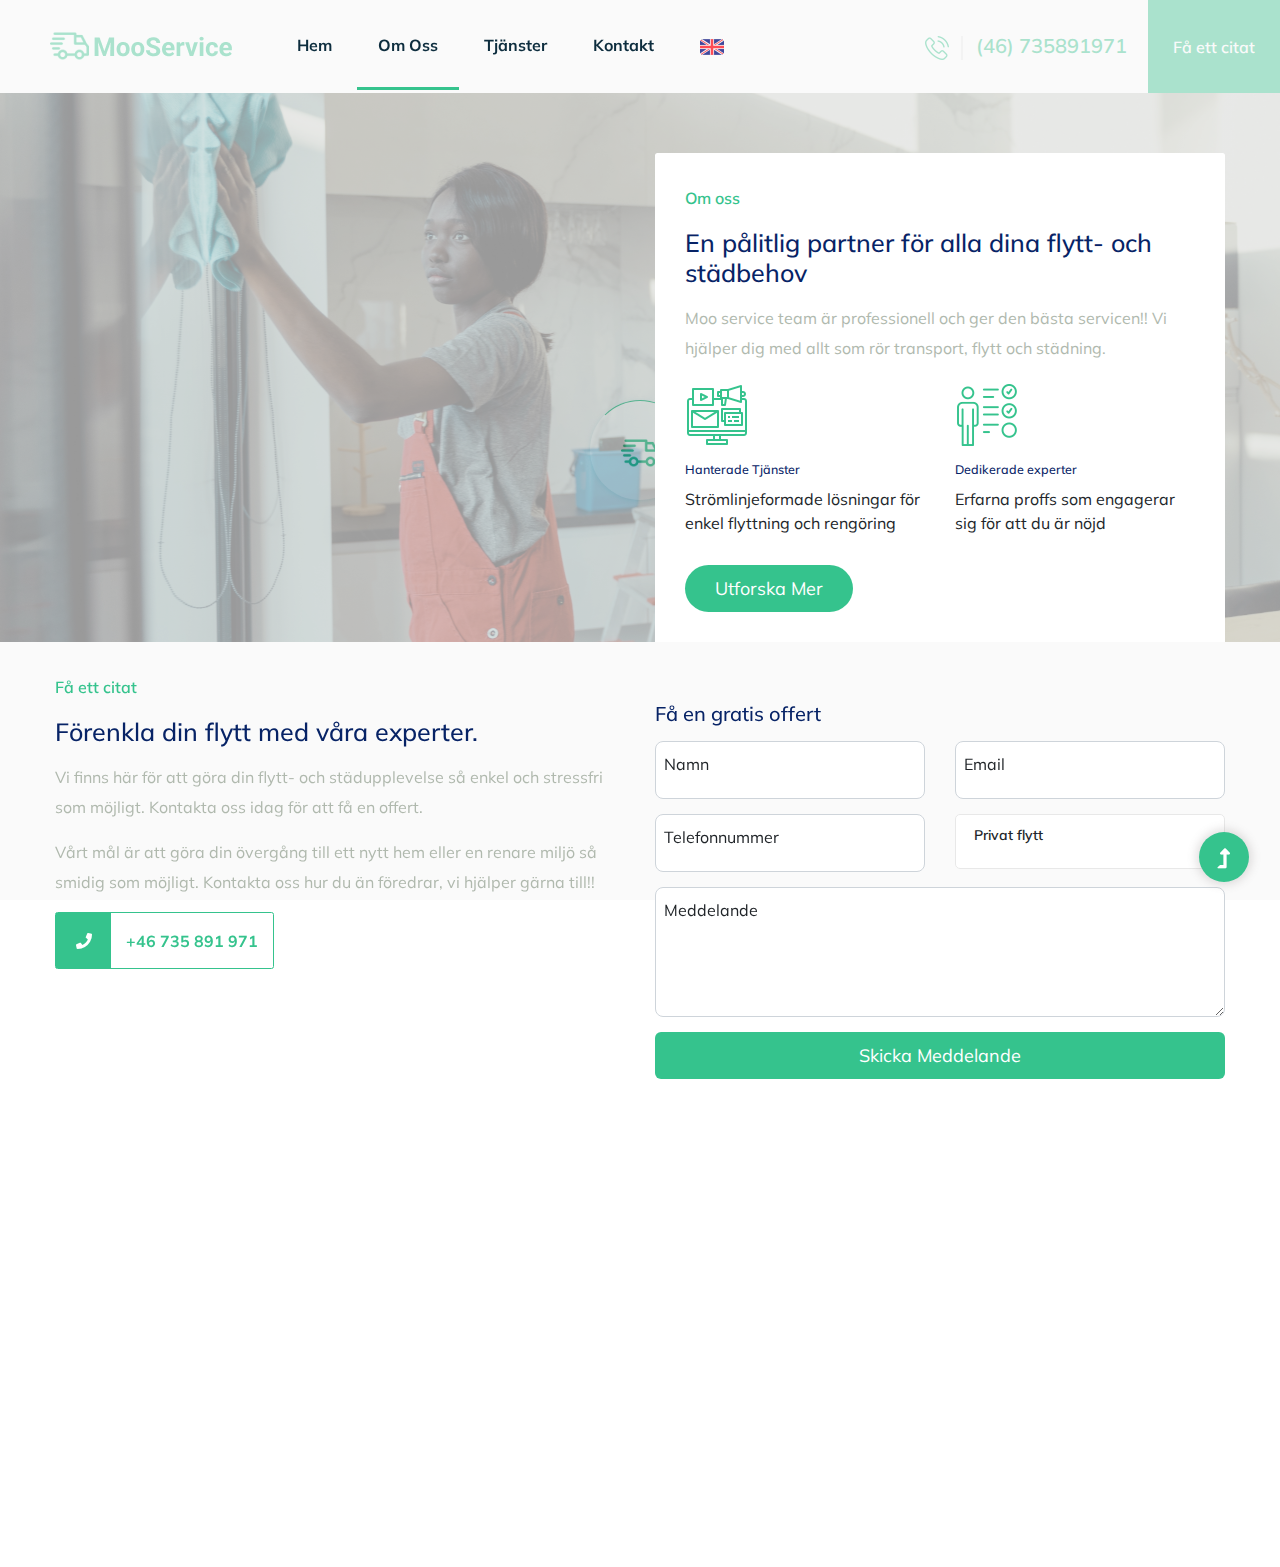
<file: about.html>
<!doctype html>
<html class="no-js" lang="zxx">
<head>
    <meta charset="utf-8">
    <meta http-equiv="x-ua-compatible" content="ie=edge">
    <title>MooService</title>
    <meta name="description" content="">
    <meta name="viewport" content="width=device-width, initial-scale=1">
    <link rel="manifest" href="site.webmanifest">
    <link rel="shortcut icon" type="image/x-icon" href="assets/img/favicon.ico">


    <link href="https://cdn.jsdelivr.net/npm/bootstrap@5.0.1/dist/css/bootstrap.min.css" rel="stylesheet"
    integrity="sha384-+0n0xVW2eSR5OomGNYDnhzAbDsOXxcvSN1TPprVMTNDbiYZCxYbOOl7+AMvyTG2x" crossorigin="anonymous">
<link rel="stylesheet" href="https://cdnjs.cloudflare.com/ajax/libs/OwlCarousel2/2.3.4/assets/owl.carousel.min.css"
    integrity="sha512-tS3S5qG0BlhnQROyJXvNjeEM4UpMXHrQfTGmbQ1gKmelCxlSEBUaxhRBj/EFTzpbP4RVSrpEikbmdJobCvhE3g=="
    crossorigin="anonymous" />
<link rel="stylesheet"
    href="https://cdnjs.cloudflare.com/ajax/libs/OwlCarousel2/2.3.4/assets/owl.theme.default.min.css"
    integrity="sha512-sMXtMNL1zRzolHYKEujM2AqCLUR9F2C4/05cdbxjjLSRvMQIciEPCQZo++nk7go3BtSuK9kfa/s+a4f4i5pLkw=="
    crossorigin="anonymous" />
    <!-- CSS here -->
    <link rel="stylesheet" href="assets/css/bootstrap.min.css">
    <link rel="stylesheet" href="assets/css/owl.carousel.min.css">
    <link rel="stylesheet" href="assets/css/slicknav.css">
    <link rel="stylesheet" href="assets/css/flaticon.css">
    <link rel="stylesheet" href="assets/css/progressbar_barfiller.css">
    <link rel="stylesheet" href="assets/css/gijgo.css">
    <link rel="stylesheet" href="assets/css/animate.min.css">
    <link rel="stylesheet" href="assets/css/animated-headline.css">
    <link rel="stylesheet" href="assets/css/magnific-popup.css">
    <link rel="stylesheet" href="assets/css/fontawesome-all.min.css">
    <link rel="stylesheet" href="assets/css/themify-icons.css">
    <link rel="stylesheet" href="assets/css/slick.css">
    <link rel="stylesheet" href="assets/css/nice-select.css">
    <link rel="stylesheet" href="assets/css/style.css">

    
</head>
<body>
    <!-- ? Preloader Start -->
    <div id="preloader-active">
        <div class="preloader d-flex align-items-center justify-content-center">
            <div class="preloader-inner position-relative">
                <div class="preloader-circle"></div>
                <div class="preloader-img pere-text">
                    <img src="assets/img/logo/loder.png" alt="">
                </div>
            </div>
        </div>
    </div>
    <!-- Preloader Start -->
    <header>
        <!-- Header Start -->
        <div class="header-area">
            <div class="main-header header-sticky">
                <!-- Logo -->
                <div class="header-left">
                    <div class="logo">
                        <a href="index.html"><img src="assets/img/logo/logo.png" alt=""></a>
                    </div>
                    <div class="menu-wrapper  d-flex align-items-center">
                        <!-- Main-menu -->
                        <div class="main-menu d-none d-lg-block">
                            <nav> 
                                <ul id="navigation">                                                                                          
                                    <li ><a href="index.html">Hem</a></li>
                                    <li class="active"><a href="about.html">Om Oss</a></li>
                                    <li><a href="services.html">Tjänster</a></li>
                                    <li ><a href="contact.html">Kontakt</a></li>
                                    <li><a href="./en/index.html"><img src="assets/img/icon/english.png" alt="English"></a></li>

                                </ul>
                            </nav>
                        </div>
                    </div>
                </div> 
                <div class="header-right d-none d-lg-block">
                    <a href="tel:0046735891971" class="header-btn1"><img src="assets/img/icon/call.png" alt=""> (46) 735891971</a>
                    <a href="contact.html" class="header-btn2">Få ett citat</a>
                </div>
                <!-- Mobile Menu -->
                <div class="col-12">
                    <div class="mobile_menu d-block d-lg-none"></div>
                </div>
            </div>
           
        </div>
        <!-- Header End -->
    </header>
    <main>
        <!--? slider Area Start-->
        
        <!-- Company achievement End -->
        <!--? About Area  -->

        <!-- About Start -->
        <div class="container-xxl about my-0">
            <div class="container">
                <div class="row g-0">
                    <div class="col-lg-6">
                        <div class="h-100 d-flex align-items-center justify-content-center" style="min-height: 300px;">
                            <!-- <button type="button" class="btn4-play" data-bs-toggle="modal"
                                data-src="https://www.youtube.com/embed/HGUQmTyUurI" data-bs-target="#videoModal">
                                <span></span>
                            </button> -->
                        </div>
                    </div>
                    <div class="col-lg-6 pt-lg-5 wow fadeIn" data-wow-delay="0.5s">
                        <div class="bg-white rounded-top p-5 mt-lg-5">
                            <p style="color: #35c38d; font-weight: 600;" class="element">Om oss</p>
                            <h1 class="display-6 mb-4">En pålitlig partner för alla dina flytt- och städbehov</h1>
                            <p class="mb-4">Moo service team är professionell och ger den bästa servicen!! Vi hjälper dig med allt som rör transport, flytt och städning.</p>
                            <div class="row g-5 pt-2 mb-5">
                                <div class="col-sm-6">
                                    <img class="img-fluid mb-4" src="./assets/img/icon/icon-5.png" alt="">
                                    <h5 class="mb-3">Hanterade Tjänster</h5>
                                    <span>Strömlinjeformade lösningar för enkel flyttning och rengöring</span>
                                </div>
                                <div class="col-sm-6">
                                    <img class="img-fluid mb-4" src="./assets/img/icon/icon-2.png" alt="">
                                    <h5 class="mb-3">Dedikerade experter</h5>
                                    <span>Erfarna proffs som engagerar sig för att du är nöjd</span>
                                </div>
                            </div>
                            <a class="btn btn-primary rounded-pill py-3 px-5" href="services.html">Utforska mer</a>
                        </div>
                    </div>
                </div>
            </div>
        </div>
        <!-- About End -->
    
    
        <!-- Video Modal Start (Blocked)-->
        <div class="modal modal-video fade" id="videoModal" tabindex="-1" aria-labelledby="exampleModalLabel"
            aria-hidden="true">
            <div class="modal-dialog">
                <div class="modal-content rounded-0">
                    <div class="modal-header">
                        <h3 class="modal-title" id="exampleModalLabel">Youtube Video</h3>
                        <button type="button" class="btn4-close" data-bs-dismiss="modal" aria-label="Close"></button>
                    </div>
                    <div class="modal-body">
                        <!-- 16:9 aspect ratio -->
                        <div class="ratio ratio-16x9">
                            <iframe class="embed-responsive-item" src="https://www.youtube.com/embed/HGUQmTyUurI" id="video" allowfullscreen
                                allowscriptaccess="always" allow="autoplay"></iframe>
                        </div>
                    </div>
                </div>
            </div>
        </div>
        
    
        <!-- About Area End -->
        
    </main>
<!-- Quote Start -->
    <div class="container-xxl py-5">
        <div class="container">
            <div class="row g-5">
                <div class="col-lg-6 wow fadeInUp" data-wow-delay="0.1s">
                    <p style="color: #35c38d; font-weight: 600;" class="fs-5 fw-medium">Få ett citat</p>
                    <h1 class="display-5 mb-4">Förenkla din flytt med våra experter.</h1>
                    <p>Vi finns här för att göra din flytt- och städupplevelse så enkel och stressfri som möjligt. Kontakta oss idag för att få en offert.</p>
                    <p class="mb-4"> Vårt mål är att göra din övergång till ett nytt hem eller en renare miljö så smidig som möjligt. Kontakta oss hur du än föredrar, vi hjälper gärna till!!</p>
                    <a class="d-inline-flex align-items-center rounded overflow-hidden border border-primary" href="tel:0046735891971">
                        <span class="btn-lg-square bg-primary" style="width: 55px; height: 55px;">
                            <i class="fa fa-phone text-white"></i>
                        </span>
                        <span class="fs-5 fw-medium mx-4" style="color: #35c38d; font-weight: bold;">+46 735 891 971</span>
                    </a>
                </div>
                <div class="col-lg-6 wow fadeInUp my-5" data-wow-delay="0.5s">
                    <h2 class="mb-4 ">Få en gratis offert</h2>
                    <form action="https://formsubmit.co/newasmera@gmail.com" method="POST" class="row g-3">
                        <div class="col-sm-6">
                            <div class="form-floating mb-4">
                                <input type="text" name="name" class="form-control" id="name" placeholder="Your Name" required>
                                <label for="name">Namn</label>
                            </div>
                        </div>
                        <div class="col-sm-6">
                            <div class="form-floating mb-4">
                                <input type="email" name="email" class="form-control" id="mail" placeholder="Your Email" required>
                                <label for="mail">Email</label>
                            </div>
                        </div>
                        <div class="col-sm-6">
                            <div class="form-floating mb-4">
                                <input type="text" name="mobile" class="form-control" id="mobile" placeholder="Your Mobile" required>
                                <label for="mobile">Telefonnummer</label>
                            </div>
                        </div>
                        <div class="col-sm-6">
                            <div class=" mb-4">
                                <select style="height: 54px;" name="service"  class="form-select"  id="service">
                                    <option >Fullständig städservice</option>
                                    <option >Djupstädning</option>
                                    <option selected >Privat flytt</option>
                                    <option >Kontorsflyttning</option>
                                    <option > Internationella flyttningar</option>
                                </select>
                                <!-- <label for="service">Choose A Service</label> -->
                            </div>
                        </div>
                        <div class="col-12 ">
                            <div class="form-floating mb-4">
                                <textarea class="form-control" type="text" name="message" placeholder="Leave a message here" id="message"
                                    style="height: 130px"></textarea>
                                <label for="message">Meddelande</label>
                            </div>
                        </div>
                        <div class="col-12 text-center mb-4">
                            <button class="btn btn-primary w-100 py-3" style="border-radius: 6px;" type="submit">Skicka Meddelande</button>
                        </div>
                    </form>
                </div>
            </div>
        </div>
    </div>
    <!-- Quote End -->






  
    <!-- Footer Start -->
    <div class="container-fluid bg-dark footer4 mt-0 py-5 wow fadeIn" data-wow-delay="0.1s">
        <div class="container py-5">
            <div class="row g-5">
                <div class="col-lg-3 col-md-6">
                    <h3 class="font-weight-bold text-white mb-4">Vårt läge</h3>
                    <p class="mb-2"><i class="fa fa-map-marker-alt me-3"></i>123 Street, Sweden</p>
                    <p class="mb-2"><i class="fa fa-phone me-3"></i>+46 735 891 971</p>
                    <p class="mb-2"><i class="fa fa-envelope me-3"></i>info@mooservice.se</p>
                    <div class="d-flex pt-3">
                        <!-- <a class="btn4 btn-square btn-light rounded-circle me-2" href=""><i
                                class="fab fa-twitter"></i></a> -->
                        <a class="btn4 btn-square btn-light rounded-circle me-2" href="https://www.facebook.com/people/Moo-service-I-G%C3%A4vle-AB/100090024613530/"><i
                                class="fab fa-facebook-f"></i></a>
                        
                        <a class="btn4 btn-square btn-light rounded-circle me-2" href=""><i
                                class="fab fa-linkedin-in"></i></a>
                    </div>
                </div>
                <div class="col-lg-3 col-md-6 mt-5">
                    <h3 class=" font-weight-bold text-white mb-4">Snabblänkar</h3>
                    <a class="btn4 btn4-link" href="about.html">Om Oss</a>
                    <a class="btn4 btn4-link" href="contact.html">Kontakta Oss</a>
                    <a class="btn4 btn4-link" href="services.html">Våra Tjänster</a>
    
                </div>
                <div class="col-lg-3 col-md-6 mt-5">
                    <h3 class="font-weight-bold text-white mb-4">Kontorstid</h3>
                    <p class="mb-1">Måndag - Fredag</p>
                    <h5 class="font-weight-bold text-light" >09:00 am - 07:00 pm</h5>
                    <p class="mb-1">Lördag</p>
                    <h5 class="font-weight-bold text-light">09:00 am - 12:00 pm</h5>
                    <p class="mb-1">Söndag</p>
                    <h5 class=" font-weight-bold text-light">Stängd</h5>
                </div>
                <div class="col-lg-3 col-md-6 mt-5">
                    <div class="footer-logo ">
                        <a href="index.html"><img src="assets/img/logo/logo2_footer.png" alt=""></a>
                    </div> <br>
                    <p>Låt oss hjälpa dig med dina flytt- och städbehov.</p>
                   
                    
                </div>
            </div>
            
        </div>
        <div class="footer-border">
            <div class="row d-flex align-items-center">
                <div class="col-xl-12 ">
                    <div class="footer-copy-right text-center">
                        <p><!-- Link back to Colorlib can't be removed. Template is licensed under CC BY 3.0. -->
                         MooService &copy;<script>document.write(new Date().getFullYear());</script> All rights reserved | Made by <a href="https://absidev.vercel.app/" target="_blank">Absi</a>
                           <!-- Link back to Colorlib can't be removed. Template is licensed under CC BY 3.0. --></p>
                       </div>
                   </div>
               </div>
           </div>
           <br>

    </div>
    <!-- Footer End -->
<!-- footer-bottom area -->

  <!-- Footer End-->
</footer>
<!-- Scroll Up -->
<div id="back-top" >
    <a title="Go to Top" href="#"> <i class="fas fa-level-up-alt"></i></a>
</div>

<!-- JS here -->

<script src="https://cdnjs.cloudflare.com/ajax/libs/jquery/3.6.0/jquery.min.js"></script>

<!-- Option 1: Bootstrap Bundle with Popper -->
<script src="https://cdn.jsdelivr.net/npm/bootstrap@5.0.1/dist/js/bootstrap.bundle.min.js"
    integrity="sha384-gtEjrD/SeCtmISkJkNUaaKMoLD0//ElJ19smozuHV6z3Iehds+3Ulb9Bn9Plx0x4"
    crossorigin="anonymous"></script>
<script src="https://cdnjs.cloudflare.com/ajax/libs/OwlCarousel2/2.3.4/owl.carousel.min.js"
    integrity="sha512-bPs7Ae6pVvhOSiIcyUClR7/q2OAsRiovw4vAkX+zJbw3ShAeeqezq50RIIcIURq7Oa20rW2n2q+fyXBNcU9lrw=="
    crossorigin="anonymous"></script>
<script>
    $('.owl-carousel').owlCarousel({
        loop: true,
        margin: 15,
        nav: true,
        responsive: {
            0: {
                items: 1
            },
            600: {
                items: 2
            },
            1000: {
                items: 3
            }
        }
    })
</script>
<script src="./assets/js/vendor/modernizr-3.5.0.min.js"></script>
<!-- Jquery, Popper, Bootstrap -->
<script src="./assets/js/vendor/jquery-1.12.4.min.js"></script>
<script src="./assets/js/popper.min.js"></script>
<script src="./assets/js/bootstrap.min.js"></script>
<!-- Jquery Mobile Menu -->
<script src="./assets/js/jquery.slicknav.min.js"></script>

<!-- Jquery Slick , Owl-Carousel Plugins -->
<script src="./assets/js/owl.carousel.min.js"></script>
<script src="./assets/js/slick.min.js"></script>
<!-- One Page, Animated-HeadLin -->
<script src="./assets/js/wow.min.js"></script>
<script src="./assets/js/animated.headline.js"></script>
<script src="./assets/js/jquery.magnific-popup.js"></script>

<!-- Date Picker -->
<script src="./assets/js/gijgo.min.js"></script>
<!-- Nice-select, sticky -->
<script src="./assets/js/jquery.nice-select.min.js"></script>
<script src="./assets/js/jquery.sticky.js"></script>
<!-- Progress -->
<script src="./assets/js/jquery.barfiller.js"></script>

<!-- counter , waypoint,Hover Direction -->
<script src="./assets/js/jquery.counterup.min.js"></script>
<script src="./assets/js/waypoints.min.js"></script>
<script src="./assets/js/jquery.countdown.min.js"></script>
<script src="./assets/js/hover-direction-snake.min.js"></script>

<!-- contact js -->
<script src="./assets/js/contact.js"></script>
<script src="./assets/js/jquery.form.js"></script>
<script src="./assets/js/jquery.validate.min.js"></script>
<script src="./assets/js/mail-script.js"></script>
<script src="./assets/js/jquery.ajaxchimp.min.js"></script>

<!-- Jquery Plugins, main Jquery -->	
<script src="./assets/js/plugins.js"></script>
<script src="./assets/js/main.js"></script>

</body>
</html>
</file>
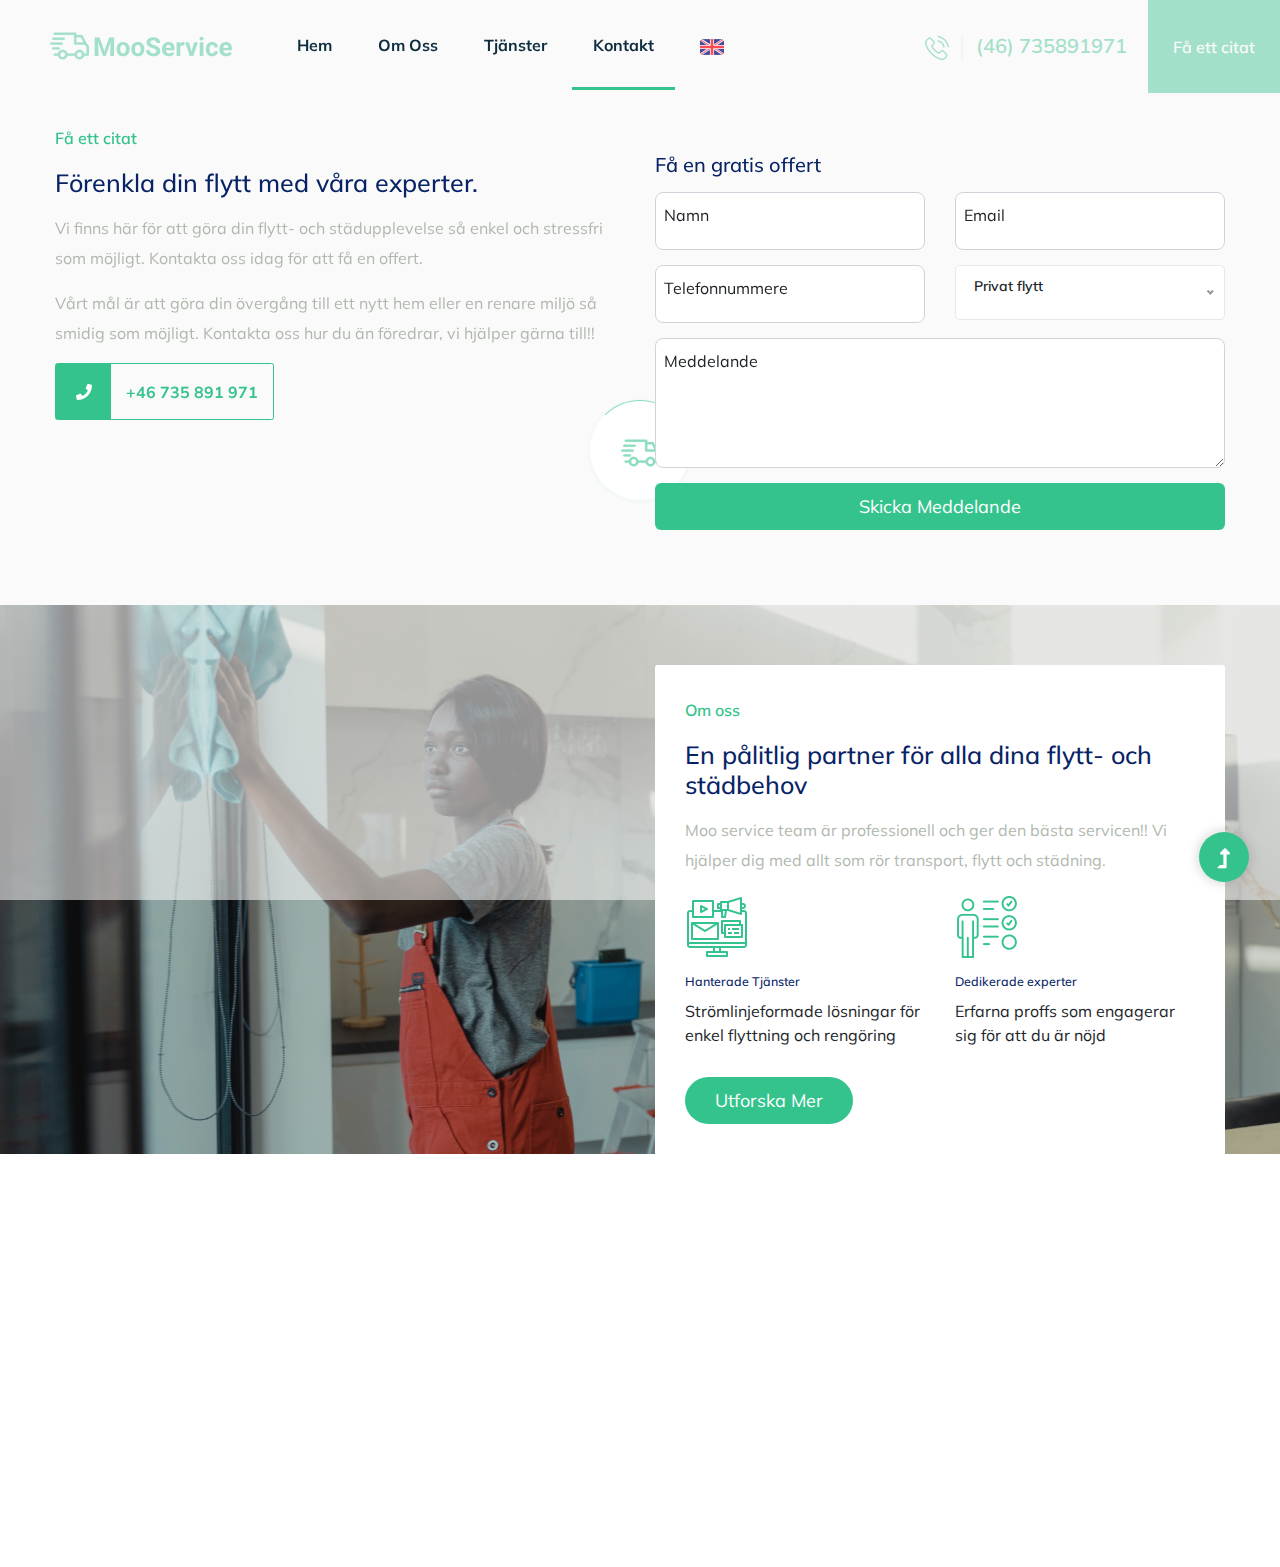
<file: contact.html>
<!doctype html>
<html class="no-js" lang="zxx">
<head>
    <meta charset="utf-8">
    <meta http-equiv="x-ua-compatible" content="ie=edge">
    <title>MooService</title>
    <meta name="description" content="">
    <meta name="viewport" content="width=device-width, initial-scale=1">
    <link rel="manifest" href="site.webmanifest">
    <link rel="shortcut icon" type="image/x-icon" href="assets/img/favicon.ico">


    <link href="https://cdn.jsdelivr.net/npm/bootstrap@5.0.1/dist/css/bootstrap.min.css" rel="stylesheet"
    integrity="sha384-+0n0xVW2eSR5OomGNYDnhzAbDsOXxcvSN1TPprVMTNDbiYZCxYbOOl7+AMvyTG2x" crossorigin="anonymous">
<link rel="stylesheet" href="https://cdnjs.cloudflare.com/ajax/libs/OwlCarousel2/2.3.4/assets/owl.carousel.min.css"
    integrity="sha512-tS3S5qG0BlhnQROyJXvNjeEM4UpMXHrQfTGmbQ1gKmelCxlSEBUaxhRBj/EFTzpbP4RVSrpEikbmdJobCvhE3g=="
    crossorigin="anonymous" />
<link rel="stylesheet"
    href="https://cdnjs.cloudflare.com/ajax/libs/OwlCarousel2/2.3.4/assets/owl.theme.default.min.css"
    integrity="sha512-sMXtMNL1zRzolHYKEujM2AqCLUR9F2C4/05cdbxjjLSRvMQIciEPCQZo++nk7go3BtSuK9kfa/s+a4f4i5pLkw=="
    crossorigin="anonymous" />
    <!-- CSS here -->
    <link rel="stylesheet" href="assets/css/bootstrap.min.css">
    <link rel="stylesheet" href="assets/css/owl.carousel.min.css">
    <link rel="stylesheet" href="assets/css/slicknav.css">
    <link rel="stylesheet" href="assets/css/flaticon.css">
    <link rel="stylesheet" href="assets/css/progressbar_barfiller.css">
    <link rel="stylesheet" href="assets/css/gijgo.css">
    <link rel="stylesheet" href="assets/css/animate.min.css">
    <link rel="stylesheet" href="assets/css/animated-headline.css">
    <link rel="stylesheet" href="assets/css/magnific-popup.css">
    <link rel="stylesheet" href="assets/css/fontawesome-all.min.css">
    <link rel="stylesheet" href="assets/css/themify-icons.css">
    <link rel="stylesheet" href="assets/css/slick.css">
    <link rel="stylesheet" href="assets/css/nice-select.css">
    <link rel="stylesheet" href="assets/css/style.css">

    
</head>
<body>
    <!-- ? Preloader Start -->
    <div id="preloader-active">
        <div class="preloader d-flex align-items-center justify-content-center">
            <div class="preloader-inner position-relative">
                <div class="preloader-circle"></div>
                <div class="preloader-img pere-text">
                    <img src="assets/img/logo/loder.png" alt="">
                </div>
            </div>
        </div>
    </div>
    <!-- Preloader Start -->
    <header>
        <!-- Header Start -->
        <div class="header-area">
            <div class="main-header header-sticky">
                <!-- Logo -->
                <div class="header-left">
                    <div class="logo">
                        <a href="index.html"><img src="assets/img/logo/logo.png" alt=""></a>
                    </div>
                    <div class="menu-wrapper  d-flex align-items-center">
                        <!-- Main-menu -->
                        <div class="main-menu d-none d-lg-block">
                            <nav> 
                                <ul id="navigation">                                                                                          
                                    <li ><a href="index.html">Hem</a></li>
                                    <li><a href="about.html">Om Oss</a></li>
                                    <li><a href="services.html">Tjänster</a></li>
                                    <li class="active"><a href="contact.html">Kontakt</a></li>
                                    <li><a href="./en/index.html"><img src="assets/img/icon/english.png" alt="English"></a></li>

                                </ul>
                            </nav>
                        </div>
                    </div>
                </div> 
                <div class="header-right d-none d-lg-block">
                    <a href="tel:0046735891971" class="header-btn1"><img src="assets/img/icon/call.png" alt=""> (46) 735891971</a>
                    <a href="contact.html" class="header-btn2">Få ett citat</a>
                </div>
                <!-- Mobile Menu -->
                <div class="col-12">
                    <div class="mobile_menu d-block d-lg-none"></div>
                </div>
            </div>
           
        </div>
        <!-- Header End -->
    </header>
    <main>
        <!--? slider Area Start-->
        
        <!-- Company achievement End -->
        <!--? About Area  -->

<!-- Quote Start -->
    <div class="container-xxl py-5">
        <div class="container">
            <div class="row g-5">
                <div class="col-lg-6 wow fadeInUp" data-wow-delay="0.1s">
                    <p style="color: #35c38d; font-weight: 600;" class="fs-5 fw-medium">Få ett citat</p>
                    <h1 class="display-5 mb-4">Förenkla din flytt med våra experter.</h1>
                    <p>Vi finns här för att göra din flytt- och städupplevelse så enkel och stressfri som möjligt. Kontakta oss idag för att få en offert.</p>
                    <p class="mb-4"> Vårt mål är att göra din övergång till ett nytt hem eller en renare miljö så smidig som möjligt. Kontakta oss hur du än föredrar, vi hjälper gärna till!!</p>
                    <a class="d-inline-flex align-items-center rounded overflow-hidden border border-primary" href="tel:0046735891971">
                        <span class="btn-lg-square bg-primary" style="width: 55px; height: 55px;">
                            <i class="fa fa-phone text-white"></i>
                        </span>
                        <span class="fs-5 fw-medium mx-4" style="color: #35c38d; font-weight: bold;">+46 735 891 971</span>
                    </a>
                </div>
                <div class="col-lg-6 wow fadeInUp my-5" data-wow-delay="0.5s">
                    <h2 class="mb-4 ">Få en gratis offert</h2>
                    <form action="https://formsubmit.co/newasmera@gmail.com" method="POST" class="row g-3">
                        <div class="col-sm-6">
                            <div class="form-floating mb-4">
                                <input type="text" name="name" class="form-control" id="name" placeholder="Your Name" required>
                                <label for="name">Namn</label>
                            </div>
                        </div>
                        <div class="col-sm-6">
                            <div class="form-floating mb-4">
                                <input type="email" name="email" class="form-control" id="mail" placeholder="Your Email" required>
                                <label for="mail"> Email</label>
                            </div>
                        </div>
                        <div class="col-sm-6">
                            <div class="form-floating mb-4">
                                <input type="text" name="mobile" class="form-control" id="mobile" placeholder="Your Mobile" required>
                                <label for="mobile">Telefonnummere</label>
                            </div>
                        </div>
                        <div class="col-sm-6">
                            <div class=" mb-4">
                                <select style="height: 54px;" name="service"  class="form-select"  id="service">
                                    <option >Fullständig städservice</option>
                                    <option >Djupstädning</option>
                                    <option selected >Privat flytt</option>
                                    <option >Kontorsflyttning</option>
                                    <option > Internationella flyttningar</option>
                                </select>
                                <!-- <label for="service">Choose A Service</label> -->
                            </div>
                        </div>
                        <div class="col-12 ">
                            <div class="form-floating mb-4">
                                <textarea class="form-control" type="text" name="message" placeholder="Leave a message here" id="message"
                                    style="height: 130px"></textarea>
                                <label for="message">Meddelande</label>
                            </div>
                        </div>
                        <div class="col-12 text-center mb-4">
                            <button class="btn btn-primary w-100 py-3" style="border-radius: 6px;" type="submit">Skicka Meddelande</button>
                        </div>
                    </form>
                </div>
            </div>
        </div>
    </div>
    <!-- Quote End -->






  
        <!-- About Start -->
        <div class="container-xxl about my-0">
            <div class="container">
                <div class="row g-0">
                    <div class="col-lg-6">
                        <div class="h-100 d-flex align-items-center justify-content-center" style="min-height: 300px;">
                            <!-- <button type="button" class="btn4-play" data-bs-toggle="modal"
                                data-src="https://www.youtube.com/embed/HGUQmTyUurI" data-bs-target="#videoModal">
                                <span></span>
                            </button> -->
                        </div>
                    </div>
                    <div class="col-lg-6 pt-lg-5 wow fadeIn" data-wow-delay="0.5s">
                        <div class="bg-white rounded-top p-5 mt-lg-5">
                            <p style="color: #35c38d; font-weight: 600;" class="element">Om oss</p>
                            <h1 class="display-6 mb-4">En pålitlig partner för alla dina flytt- och städbehov</h1>
                            <p class="mb-4">Moo service team är professionell och ger den bästa servicen!! Vi hjälper dig med allt som rör transport, flytt och städning.</p>
                            <div class="row g-5 pt-2 mb-5">
                                <div class="col-sm-6">
                                    <img class="img-fluid mb-4" src="./assets/img/icon/icon-5.png" alt="">
                                    <h5 class="mb-3">Hanterade Tjänster</h5>
                                    <span>Strömlinjeformade lösningar för enkel flyttning och rengöring</span>
                                </div>
                                <div class="col-sm-6">
                                    <img class="img-fluid mb-4" src="./assets/img/icon/icon-2.png" alt="">
                                    <h5 class="mb-3">Dedikerade experter</h5>
                                    <span>Erfarna proffs som engagerar sig för att du är nöjd</span>
                                </div>
                            </div>
                            <a class="btn btn-primary rounded-pill py-3 px-5" href="services.html">Utforska mer</a>
                        </div>
                    </div>
                </div>
            </div>
        </div>
        <!-- About End -->
    
    
        <!-- Video Modal Start (Blocked)-->
        <div class="modal modal-video fade" id="videoModal" tabindex="-1" aria-labelledby="exampleModalLabel"
            aria-hidden="true">
            <div class="modal-dialog">
                <div class="modal-content rounded-0">
                    <div class="modal-header">
                        <h3 class="modal-title" id="exampleModalLabel">Youtube Video</h3>
                        <button type="button" class="btn4-close" data-bs-dismiss="modal" aria-label="Close"></button>
                    </div>
                    <div class="modal-body">
                        <!-- 16:9 aspect ratio -->
                        <div class="ratio ratio-16x9">
                            <iframe class="embed-responsive-item" src="https://www.youtube.com/embed/HGUQmTyUurI" id="video" allowfullscreen
                                allowscriptaccess="always" allow="autoplay"></iframe>
                        </div>
                    </div>
                </div>
            </div>
        </div>
        
    
        <!-- About Area End -->
        
    </main>
    <!-- Footer Start -->
    <div class="container-fluid bg-dark footer4 mt-0 py-5 wow fadeIn" data-wow-delay="0.1s">
        <div class="container py-5">
            <div class="row g-5">
                <div class="col-lg-3 col-md-6">
                    <h3 class="font-weight-bold text-white mb-4">Vårt läge</h3>
                    <p class="mb-2"><i class="fa fa-map-marker-alt me-3"></i>123 Street, Sweden</p>
                    <p class="mb-2"><i class="fa fa-phone me-3"></i>+46 735 891 971</p>
                    <p class="mb-2"><i class="fa fa-envelope me-3"></i>info@mooservice.se</p>
                    <div class="d-flex pt-3">
                        <!-- <a class="btn4 btn-square btn-light rounded-circle me-2" href=""><i
                                class="fab fa-twitter"></i></a> -->
                        <a class="btn4 btn-square btn-light rounded-circle me-2" href="https://www.facebook.com/people/Moo-service-I-G%C3%A4vle-AB/100090024613530/"><i
                                class="fab fa-facebook-f"></i></a>
                        
                        <a class="btn4 btn-square btn-light rounded-circle me-2" href=""><i
                                class="fab fa-linkedin-in"></i></a>
                    </div>
                </div>
                <div class="col-lg-3 col-md-6 mt-5">
                    <h3 class=" font-weight-bold text-white mb-4">Snabblänkar</h3>
                    <a class="btn4 btn4-link" href="about.html">Om Oss</a>
                    <a class="btn4 btn4-link" href="contact.html">Kontakta Oss</a>
                    <a class="btn4 btn4-link" href="services.html">Våra Tjänster</a>
    
                </div>
                <div class="col-lg-3 col-md-6 mt-5">
                    <h3 class="font-weight-bold text-white mb-4">Kontorstid</h3>
                    <p class="mb-1">Måndag - Fredag</p>
                    <h5 class="font-weight-bold text-light" >09:00 am - 07:00 pm</h5>
                    <p class="mb-1">Lördag</p>
                    <h5 class="font-weight-bold text-light">09:00 am - 12:00 pm</h5>
                    <p class="mb-1">Söndag</p>
                    <h5 class=" font-weight-bold text-light">Stängd</h5>
                </div>
                <div class="col-lg-3 col-md-6 mt-5">
                    <div class="footer-logo ">
                        <a href="index.html"><img src="assets/img/logo/logo2_footer.png" alt=""></a>
                    </div> <br>
                    <p>Låt oss hjälpa dig med dina flytt- och städbehov.</p>
                   
                    
                </div>
            </div>
            
        </div>
        <div class="footer-border">
            <div class="row d-flex align-items-center">
                <div class="col-xl-12 ">
                    <div class="footer-copy-right text-center">
                        <p><!-- Link back to Colorlib can't be removed. Template is licensed under CC BY 3.0. -->
                         MooService &copy;<script>document.write(new Date().getFullYear());</script> All rights reserved | Made by <a href="https://absidev.vercel.app/" target="_blank">Absi</a>
                           <!-- Link back to Colorlib can't be removed. Template is licensed under CC BY 3.0. --></p>
                       </div>
                   </div>
               </div>
           </div>
           <br>

    </div>
    <!-- Footer End -->
<!-- footer-bottom area -->

  <!-- Footer End-->
</footer>
<!-- Scroll Up -->
<div id="back-top" >
    <a title="Go to Top" href="#"> <i class="fas fa-level-up-alt"></i></a>
</div>

<!-- JS here -->

<script src="https://cdnjs.cloudflare.com/ajax/libs/jquery/3.6.0/jquery.min.js"></script>

<!-- Option 1: Bootstrap Bundle with Popper -->
<script src="https://cdn.jsdelivr.net/npm/bootstrap@5.0.1/dist/js/bootstrap.bundle.min.js"
    integrity="sha384-gtEjrD/SeCtmISkJkNUaaKMoLD0//ElJ19smozuHV6z3Iehds+3Ulb9Bn9Plx0x4"
    crossorigin="anonymous"></script>
<script src="https://cdnjs.cloudflare.com/ajax/libs/OwlCarousel2/2.3.4/owl.carousel.min.js"
    integrity="sha512-bPs7Ae6pVvhOSiIcyUClR7/q2OAsRiovw4vAkX+zJbw3ShAeeqezq50RIIcIURq7Oa20rW2n2q+fyXBNcU9lrw=="
    crossorigin="anonymous"></script>
<script>
    $('.owl-carousel').owlCarousel({
        loop: true,
        margin: 15,
        nav: true,
        responsive: {
            0: {
                items: 1
            },
            600: {
                items: 2
            },
            1000: {
                items: 3
            }
        }
    })
</script>
<script src="./assets/js/vendor/modernizr-3.5.0.min.js"></script>
<!-- Jquery, Popper, Bootstrap -->
<script src="./assets/js/vendor/jquery-1.12.4.min.js"></script>
<script src="./assets/js/popper.min.js"></script>
<script src="./assets/js/bootstrap.min.js"></script>
<!-- Jquery Mobile Menu -->
<script src="./assets/js/jquery.slicknav.min.js"></script>

<!-- Jquery Slick , Owl-Carousel Plugins -->
<script src="./assets/js/owl.carousel.min.js"></script>
<script src="./assets/js/slick.min.js"></script>
<!-- One Page, Animated-HeadLin -->
<script src="./assets/js/wow.min.js"></script>
<script src="./assets/js/animated.headline.js"></script>
<script src="./assets/js/jquery.magnific-popup.js"></script>

<!-- Date Picker -->
<script src="./assets/js/gijgo.min.js"></script>
<!-- Nice-select, sticky -->
<script src="./assets/js/jquery.nice-select.min.js"></script>
<script src="./assets/js/jquery.sticky.js"></script>
<!-- Progress -->
<script src="./assets/js/jquery.barfiller.js"></script>

<!-- counter , waypoint,Hover Direction -->
<script src="./assets/js/jquery.counterup.min.js"></script>
<script src="./assets/js/waypoints.min.js"></script>
<script src="./assets/js/jquery.countdown.min.js"></script>
<script src="./assets/js/hover-direction-snake.min.js"></script>

<!-- contact js -->
<script src="./assets/js/contact.js"></script>
<script src="./assets/js/jquery.form.js"></script>
<script src="./assets/js/jquery.validate.min.js"></script>
<script src="./assets/js/mail-script.js"></script>
<script src="./assets/js/jquery.ajaxchimp.min.js"></script>

<!-- Jquery Plugins, main Jquery -->	
<script src="./assets/js/plugins.js"></script>
<script src="./assets/js/main.js"></script>

</body>
</html>
</file>
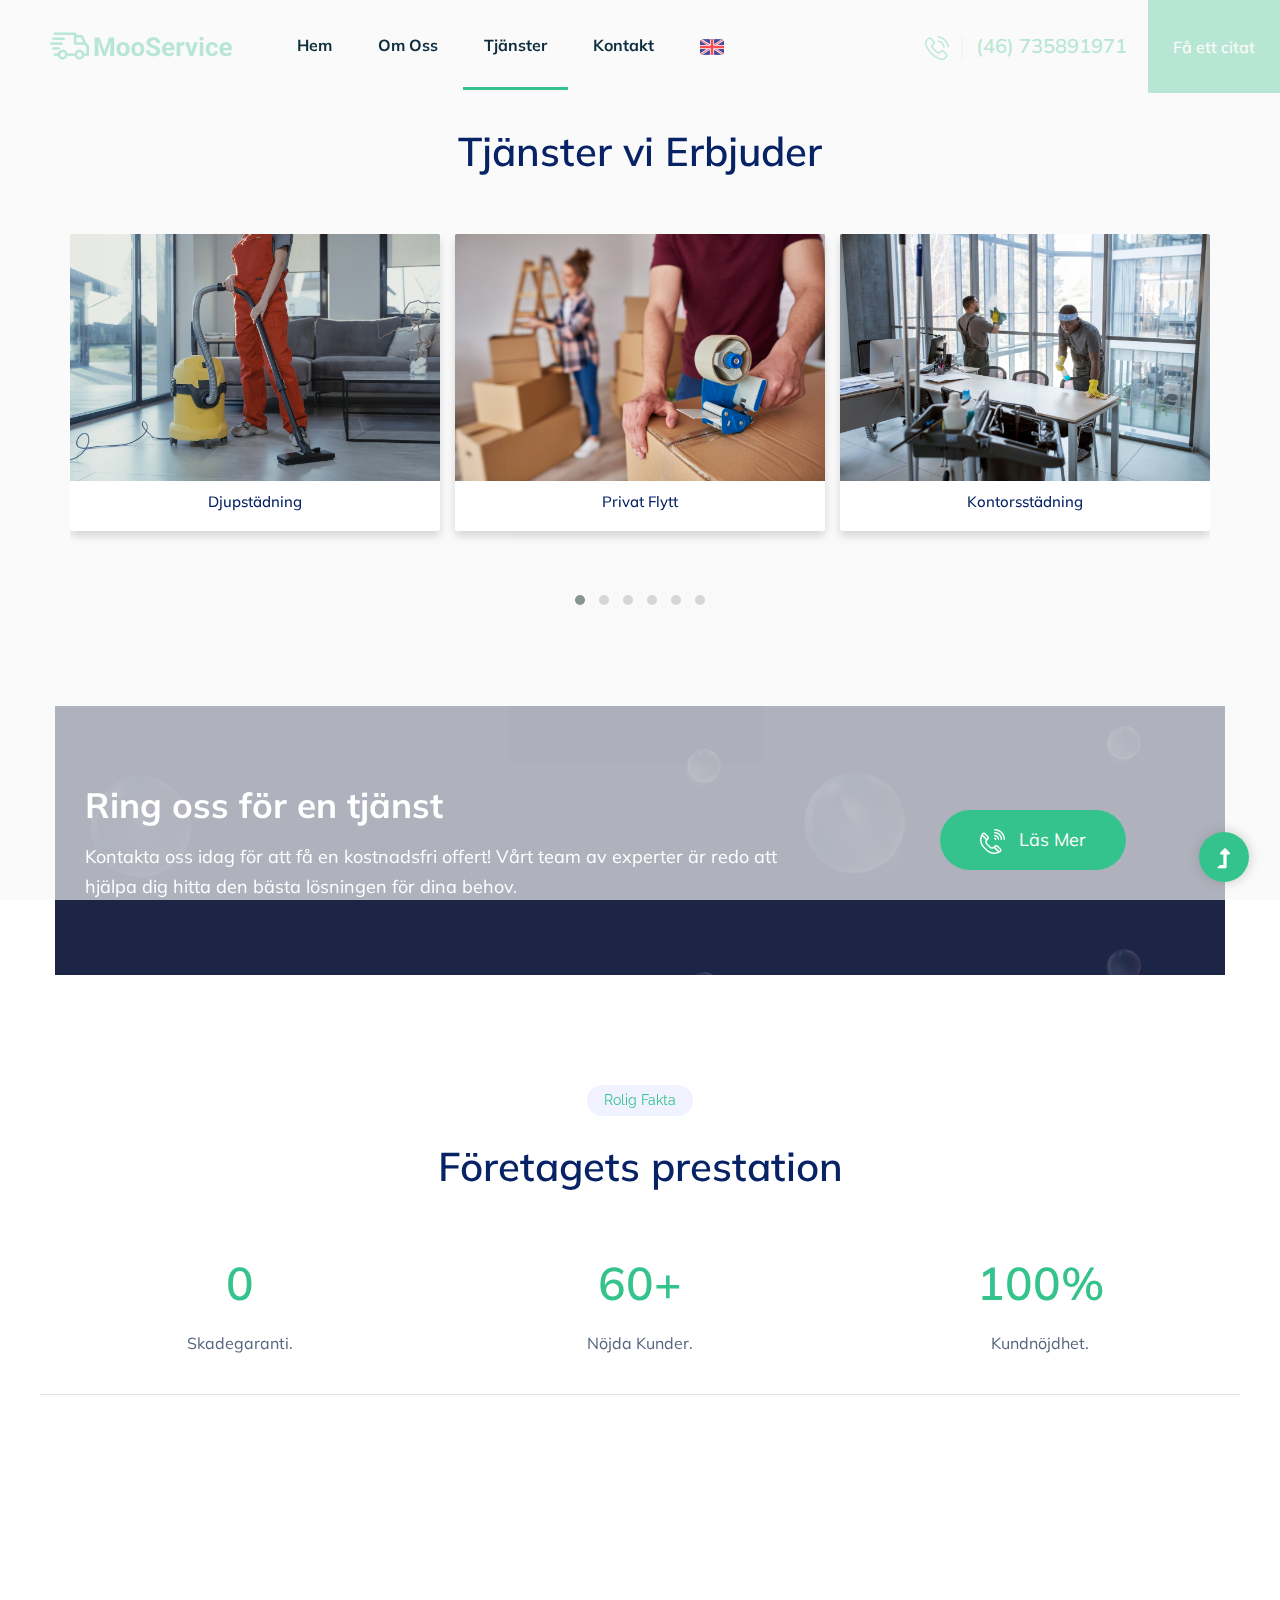
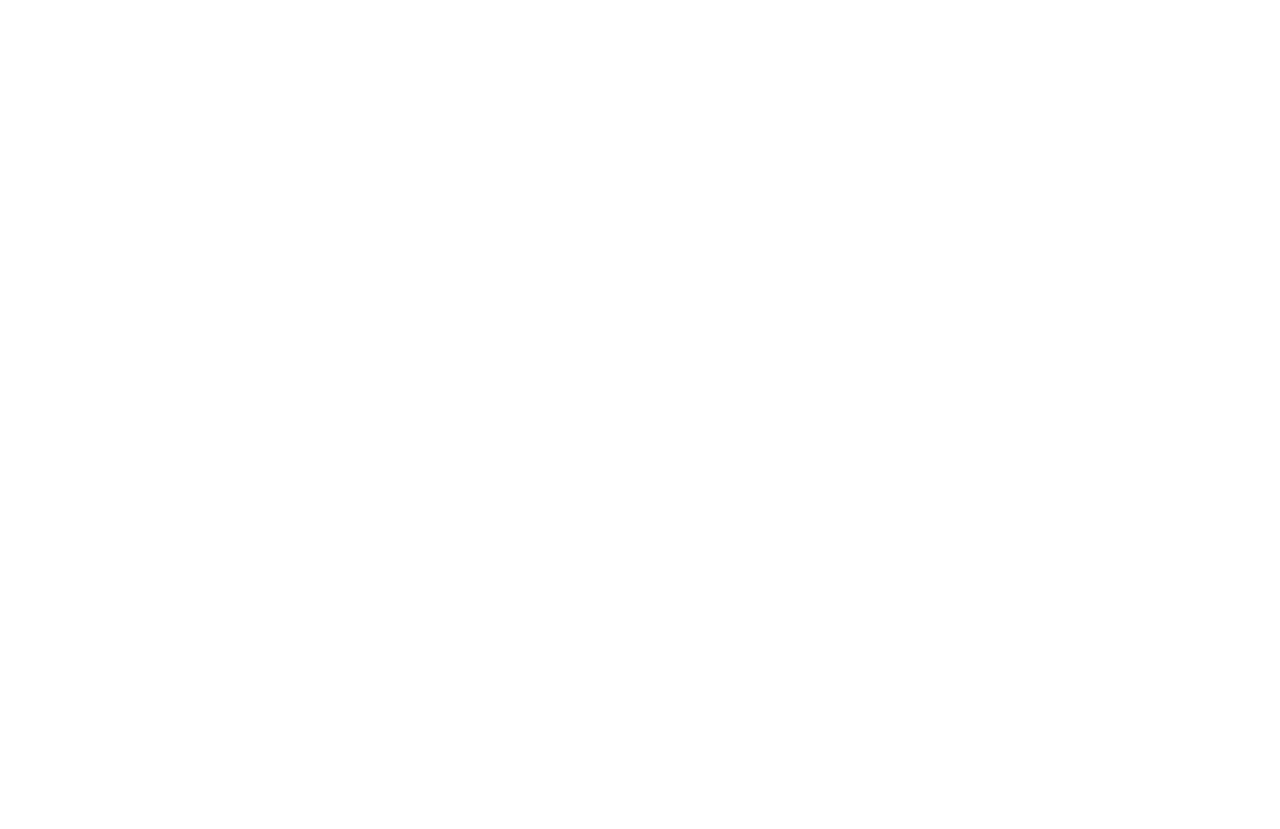
<file: services.html>
<!doctype html>
<html class="no-js" lang="zxx">
<head>
    <meta charset="utf-8">
    <meta http-equiv="x-ua-compatible" content="ie=edge">
    <title>MooService</title>
    <meta name="description" content="">
    <meta name="viewport" content="width=device-width, initial-scale=1">
    <link rel="manifest" href="site.webmanifest">
    <link rel="shortcut icon" type="image/x-icon" href="assets/img/favicon.ico">


    <link href="https://cdn.jsdelivr.net/npm/bootstrap@5.0.1/dist/css/bootstrap.min.css" rel="stylesheet"
    integrity="sha384-+0n0xVW2eSR5OomGNYDnhzAbDsOXxcvSN1TPprVMTNDbiYZCxYbOOl7+AMvyTG2x" crossorigin="anonymous">
<link rel="stylesheet" href="https://cdnjs.cloudflare.com/ajax/libs/OwlCarousel2/2.3.4/assets/owl.carousel.min.css"
    integrity="sha512-tS3S5qG0BlhnQROyJXvNjeEM4UpMXHrQfTGmbQ1gKmelCxlSEBUaxhRBj/EFTzpbP4RVSrpEikbmdJobCvhE3g=="
    crossorigin="anonymous" />
<link rel="stylesheet"
    href="https://cdnjs.cloudflare.com/ajax/libs/OwlCarousel2/2.3.4/assets/owl.theme.default.min.css"
    integrity="sha512-sMXtMNL1zRzolHYKEujM2AqCLUR9F2C4/05cdbxjjLSRvMQIciEPCQZo++nk7go3BtSuK9kfa/s+a4f4i5pLkw=="
    crossorigin="anonymous" />
    <!-- CSS here -->
    <link rel="stylesheet" href="assets/css/bootstrap.min.css">
    <link rel="stylesheet" href="assets/css/owl.carousel.min.css">
    <link rel="stylesheet" href="assets/css/slicknav.css">
    <link rel="stylesheet" href="assets/css/flaticon.css">
    <link rel="stylesheet" href="assets/css/progressbar_barfiller.css">
    <link rel="stylesheet" href="assets/css/gijgo.css">
    <link rel="stylesheet" href="assets/css/animate.min.css">
    <link rel="stylesheet" href="assets/css/animated-headline.css">
    <link rel="stylesheet" href="assets/css/magnific-popup.css">
    <link rel="stylesheet" href="assets/css/fontawesome-all.min.css">
    <link rel="stylesheet" href="assets/css/themify-icons.css">
    <link rel="stylesheet" href="assets/css/slick.css">
    <link rel="stylesheet" href="assets/css/nice-select.css">
    <link rel="stylesheet" href="assets/css/style.css">

    
</head>
<body>
    <!-- ? Preloader Start -->
    <div id="preloader-active">
        <div class="preloader d-flex align-items-center justify-content-center">
            <div class="preloader-inner position-relative">
                <div class="preloader-circle"></div>
                <div class="preloader-img pere-text">
                    <img src="assets/img/logo/loder.png" alt="">
                </div>
            </div>
        </div>
    </div>
    <!-- Preloader Start -->
    <header>
        <!-- Header Start -->
        <div class="header-area">
            <div class="main-header header-sticky">
                <!-- Logo -->
                <div class="header-left">
                    <div class="logo">
                        <a href="index.html"><img src="assets/img/logo/logo.png" alt=""></a>
                    </div>
                    <div class="menu-wrapper  d-flex align-items-center">
                        <!-- Main-menu -->
                        <div class="main-menu d-none d-lg-block">
                            <nav> 
                                <ul id="navigation">                                                                                          
                                    <li><a href="index.html">Hem</a></li>
                                    <li><a href="about.html">Om Oss</a></li>
                                    <li class="active"><a href="services.html">Tjänster</a></li>
                                    <li><a href="contact.html">Kontakt</a></li>
                                    <li><a href="./en/index.html"><img src="assets/img/icon/english.png" alt="English"></a></li>

                                </ul>
                            </nav>
                        </div>
                    </div>
                </div> 
                <div class="header-right d-none d-lg-block">
                    <a href="tel:0046735891971" class="header-btn1"><img src="assets/img/icon/call.png" alt=""> (46) 735891971</a>
                    <a href="contact.html" class="header-btn2">Få ett citat</a>
                </div>
                <!-- Mobile Menu -->
                <div class="col-12">
                    <div class="mobile_menu d-block d-lg-none"></div>
                </div>
            </div>
        </div>
        <!-- Header End -->
    </header>
    <main>
        <!--? slider Area Start-->
        
        <!-- Services End -->

        



        <!--? Offer-services Start  -->
        <section class="offer-services pb-bottom2">
            <div class="container">
            
                <div class="container-fluid my-5">
                    <div class="row">
                        <div class="col-12 m-auto">
                            <div class="row justify-content-center">
                                <div class="col-xl-7 col-lg-8">
                                    <div class="section-tittle text-center mb-55">
                                        <!-- <span class="element">Services</span> -->
                                        <h2>Tjänster vi Erbjuder</h2>
                                    </div>
                                </div>
                            </div>
                            <div class="owl-carousel owl-theme">
                                <div class="item mb-4">
                                    <div class="card border-0 shadow">
                                        <img src="./assets/img/gallery/1.jpg" alt="" class="card-img-top">
                                        <div class="card-body">
                                            <div class="card-title text-center">
                                                <h4>Djupstädning</h4>
                                            </div>
                                        </div>
                                    </div>
                                </div>
            
                                <div class="item">
                                    <div class="card border-0 shadow">
                                        <img src="./assets/img/gallery/2.jpg" alt="" class="card-img-top">
                                        <div class="card-body">
                                            <div class="card-title text-center">
                                                <h4>Privat Flytt</h4>
                                            </div>
                                        </div>
                                    </div>
                                </div>
                                <div class="item">
                                    <div class="card border-0 shadow">
                                        <img src="./assets/img/gallery/3.jpg" alt="" class="card-img-top">
                                        <div class="card-body">
                                            <div class="card-title text-center">
                                                <h4>Kontorsstädning</h4>
                                            </div>
                                        </div>
                                    </div>
                                </div>
                                <div class="item">
                                    <div class="card border-0 shadow">
                                        <img src="./assets/img/gallery/4.jpg" alt="" class="card-img-top">
                                        <div class="card-body">
                                            <div class="card-title text-center">
                                                <h4>Demontering / Återmontering</h4>
                                            </div>
                                        </div>
                                    </div>
                                </div>
                                <div class="item">
                                    <div class="card border-0 shadow">
                                        <img src="./assets/img/gallery/5.png" alt="" class="card-img-top">
                                        <div class="card-body">
                                            <div class="card-title text-center">
                                                <h4>Hushållens Städning</h4>
                                            </div>
                                        </div>
                                    </div>
                                </div>
                                <div class="item">
                                    <div class="card border-0 shadow">
                                        <img src="./assets/img/gallery/6.jpg" alt="" class="card-img-top">
                                        <div class="card-body">
                                            <div class="card-title text-center">
                                                <h4> Flytta Möbler</h4>
                                            </div>
                                        </div>
                                    </div>
                                </div>
                                <div class="item mb-4">
                                    <div class="card border-0 shadow">
                                        <img src="./assets/img/gallery/7.jpg" alt="" class="card-img-top">
                                        <div class="card-body">
                                            <div class="card-title text-center">
                                                <h4>Hushållstvätt</h4>
                                            </div>
                                        </div>
                                    </div>
                                </div>
            
                                <div class="item">
                                    <div class="card border-0 shadow">
                                        <img src="./assets/img/gallery/8.jpg" alt="" class="card-img-top">
                                        <div class="card-body">
                                            <div class="card-title text-center">
                                                <h4>Toalettstädning</h4>
                                            </div>
                                        </div>
                                    </div>
                                </div>
                                <div class="item">
                                    <div class="card border-0 shadow">
                                        <img src="./assets/img/gallery/9.jpg" alt="" class="card-img-top">
                                        <div class="card-body">
                                            <div class="card-title text-center">
                                                <h4>Toalettstädning</h4>
                                            </div>
                                        </div>
                                    </div>
                                </div>
                                <div class="item">
                                    <div class="card border-0 shadow">
                                        <img src="./assets/img/gallery/10.jpg" alt="" class="card-img-top">
                                        <div class="card-body">
                                            <div class="card-title text-center">
                                                <h4>Speciella Rörelser</h4>
                                            </div>
                                        </div>
                                    </div>
                                </div>
                                <div class="item">
                                    <div class="card border-0 shadow">
                                        <img src="./assets/img/gallery/11.png" alt="" class="card-img-top">
                                        <div class="card-body">
                                            <div class="card-title text-center">
                                                <h4>Städning i sovrummet</h4>
                                            </div>
                                        </div>
                                    </div>
                                </div>
                                <div class="item">
                                    <div class="card border-0 shadow">
                                        <img src="./assets/img/gallery/17.jpg" alt="" class="card-img-top">
                                        <div class="card-body">
                                            <div class="card-title text-center">
                                                <h4>Städning av vardagsrum och matsal</h4>
                                            </div>
                                        </div>
                                    </div>
                                </div>
                                <div class="item">
                                    <div class="card border-0 shadow">
                                        <img src="./assets/img/gallery/12.jpg" alt="" class="card-img-top">
                                        <div class="card-body">
                                            <div class="card-title text-center">
                                                <h4>Rörligt Piano</h4>
                                            </div>
                                        </div>
                                    </div>
                                </div>
                                <div class="item mb-4">
                                    <div class="card border-0 shadow">
                                        <img src="./assets/img/gallery/13.jpg" alt="" class="card-img-top">
                                        <div class="card-body">
                                            <div class="card-title text-center">
                                                <h4>Trappstädning</h4>
                                            </div>
                                        </div>
                                    </div>
                                </div>
            
                                <div class="item">
                                    <div class="card border-0 shadow">
                                        <img src="./assets/img/gallery/14.jpg" alt="" class="card-img-top">
                                        <div class="card-body">
                                            <div class="card-title text-center">
                                                <h4>Specialförpackningstjänster</h4>
                                            </div>
                                        </div>
                                    </div>
                                </div>
                                <div class="item">
                                    <div class="card border-0 shadow">
                                        <img src="./assets/img/gallery/15.jpg" alt="" class="card-img-top">
                                        <div class="card-body">
                                            <div class="card-title text-center">
                                                <h4>Kök Hushåll</h4>
                                            </div>
                                        </div>
                                    </div>
                                </div>
                                <div class="item">
                                    <div class="card border-0 shadow">
                                        <img src="./assets/img/gallery/16.jpg" alt="" class="card-img-top">
                                        <div class="card-body">
                                            <div class="card-title text-center">
                                                <h4>Internationella Flyttningar</h4>
                                            </div>
                                        </div>
                                    </div>
                                </div>
                                
                               
                            </div>
                        </div>
                    </div>
                </div>
            </div>
        </section>
        <!-- Offer-services End  -->
        <!--? Want To work -->
        <section class="container">
            <section class="wantToWork-area" data-background="assets/img/gallery/section_bg01.png">
                <div class="wants-wrapper w-padding2">
                    <div class="row align-items-center justify-content-between">
                        <div class="col-xl-8 col-lg-9 col-md-7">
                            <div class="wantToWork-caption wantToWork-caption2">
                                <h2>Ring oss för en tjänst</h2>
                                <p>Kontakta oss idag för att få en kostnadsfri offert! Vårt team av experter är redo att hjälpa dig hitta den bästa lösningen för dina behov.</p>
                            </div>
                        </div>
                        <div class="col-xl-3 col-lg-3 col-md-5">
                            <a href="contact.html" class="btn wantToWork-btn"><img src="assets/img/icon/call2.png" alt=""> Läs Mer</a>
                        </div>
                    </div>
                </div>
            </section>
        </section>
        <!-- Want To work End -->
        <!-- Testimonials_start -->
        
        <!-- Testimonials_end -->
        <!--? Company achievement Start -->
        <section class="services-area section-padding40 fix">
            <div class="border-bottom container">
                <div class="row justify-content-center">
                    <div class="col-xl-7 col-lg-8">
                        <div class="section-tittle text-center mb-55">
                            <span class="element">Rolig fakta</span>
                            <h2>Företagets prestation</h2>
                        </div>
                    </div>
                </div>
                <div class="row">
                    <div class="col-lg-4 col-md-6 col-sm-6">
                        <div class="single-cat text-center">
                            <div class="cat-cap">
                                <span>0</span>
                                <p>Skadegaranti.</p>
                            </div>
                        </div>
                    </div>
                    <div class="col-lg-4 col-md-6 col-sm-6">
                        <div class="single-cat text-center">
                            <div class="cat-cap">
                                <span>60+</span>
                                <p>Nöjda Kunder.</p>
                            </div>
                        </div>
                    </div>
                    <div class="col-lg-4 col-md-6 col-sm-6">
                        <div class="single-cat text-center">
                            <div class="cat-cap">
                                <span>100%</span>
                                <p>Kundnöjdhet.</p>
                            </div>
                        </div>
                    </div>
                    <div class="row">
                        <div class="col-lg-12">
                            
                        </div>
                    </div>
                </div>
            </div>
        </section>
        <!-- Company achievement End -->
        <!--? About Area  -->

<!-- Quote Start -->
    <div class="container-xxl py-5">
        <div class="container">
            <div class="row g-5">
                <div class="col-lg-6 wow fadeInUp" data-wow-delay="0.1s">
                    <p style="color: #35c38d; font-weight: 600;" class="fs-5 fw-medium">Få ett citat</p>
                    <h1 class="display-5 mb-4">Förenkla din flytt med våra experter.</h1>
                    <p>Vi finns här för att göra din flytt- och städupplevelse så enkel och stressfri som möjligt. Kontakta oss idag för att få en offert.</p>
                    <p class="mb-4"> Vårt mål är att göra din övergång till ett nytt hem eller en renare miljö så smidig som möjligt. Kontakta oss hur du än föredrar, vi hjälper gärna till!!</p>
                    <a class="d-inline-flex align-items-center rounded overflow-hidden border border-primary" href="tel:0046735891971">
                        <span class="btn-lg-square bg-primary" style="width: 55px; height: 55px;">
                            <i class="fa fa-phone text-white"></i>
                        </span>
                        <span class="fs-5 fw-medium mx-4" style="color: #35c38d; font-weight: bold;">+46 735 891 971</span>
                    </a>
                </div>
                <div class="col-lg-6 wow fadeInUp my-5" data-wow-delay="0.5s">
                    <h2 class="mb-4 ">Få en gratis offert</h2>
                    <form action="https://formsubmit.co/newasmera@gmail.com" method="POST" class="row g-3">
                        <div class="col-sm-6">
                            <div class="form-floating mb-4">
                                <input type="text" name="name" class="form-control" id="name" placeholder="Your Name" required>
                                <label for="name">Namn</label>
                            </div>
                        </div>
                        <div class="col-sm-6">
                            <div class="form-floating mb-4">
                                <input type="email" name="email" class="form-control" id="mail" placeholder="Your Email" required>
                                <label for="mail">Email</label>
                            </div>
                        </div>
                        <div class="col-sm-6">
                            <div class="form-floating mb-4">
                                <input type="text" name="mobile" class="form-control" id="mobile" placeholder="Your Mobile" required>
                                <label for="mobile">Telefonnummer</label>
                            </div>
                        </div>
                        <div class="col-sm-6">
                            <div class=" mb-4">
                                <select style="height: 54px;" name="service"  class="form-select"  id="service">
                                    <option >Fullständig städservice</option>
                                    <option >Djupstädning</option>
                                    <option selected >Privat flytt</option>
                                    <option >Kontorsflyttning</option>
                                    <option > Internationella flyttningar</option>
                                </select>
                                <!-- <label for="service">Choose A Service</label> -->
                            </div>
                        </div>
                        <div class="col-12 ">
                            <div class="form-floating mb-4">
                                <textarea class="form-control" type="text" name="message" placeholder="Leave a message here" id="message"
                                    style="height: 130px"></textarea>
                                <label for="message">Meddelande</label>
                            </div>
                        </div>
                        <div class="col-12 text-center mb-4">
                            <button class="btn btn-primary w-100 py-3" style="border-radius: 6px;" type="submit">Skicka Meddelande</button>
                        </div>
                    </form>
                </div>
            </div>
        </div>
    </div>
    <!-- Quote End -->






  
        
        <!-- About End -->
    
    
        <!-- Video Modal Start (Blocked)-->
        
        
    
        <!-- About Area End -->
        
    </main>
    <!-- Footer Start -->
    <div class="container-fluid bg-dark footer4 mt-0 py-5 wow fadeIn" data-wow-delay="0.1s">
        <div class="container py-5">
            <div class="row g-5">
                <div class="col-lg-3 col-md-6">
                    <h3 class="font-weight-bold text-white mb-4">Vårt läge</h3>
                    <p class="mb-2"><i class="fa fa-map-marker-alt me-3"></i>123 Street, Sweden</p>
                    <p class="mb-2"><i class="fa fa-phone me-3"></i>+46 735 891 971</p>
                    <p class="mb-2"><i class="fa fa-envelope me-3"></i>info@mooservice.se</p>
                    <div class="d-flex pt-3">
                        <!-- <a class="btn4 btn-square btn-light rounded-circle me-2" href=""><i
                                class="fab fa-twitter"></i></a> -->
                        <a class="btn4 btn-square btn-light rounded-circle me-2" href="https://www.facebook.com/people/Moo-service-I-G%C3%A4vle-AB/100090024613530/"><i
                                class="fab fa-facebook-f"></i></a>
                        
                        <a class="btn4 btn-square btn-light rounded-circle me-2" href=""><i
                                class="fab fa-linkedin-in"></i></a>
                    </div>
                </div>
                <div class="col-lg-3 col-md-6 mt-5">
                    <h3 class=" font-weight-bold text-white mb-4">Snabblänkar</h3>
                    <a class="btn4 btn4-link" href="about.html">Om Oss</a>
                    <a class="btn4 btn4-link" href="contact.html">Kontakta Oss</a>
                    <a class="btn4 btn4-link" href="services.html">Våra Tjänster</a>
    
                </div>
                <div class="col-lg-3 col-md-6 mt-5">
                    <h3 class="font-weight-bold text-white mb-4">Kontorstid</h3>
                    <p class="mb-1">Måndag - Fredag</p>
                    <h5 class="font-weight-bold text-light" >09:00 am - 07:00 pm</h5>
                    <p class="mb-1">Lördag</p>
                    <h5 class="font-weight-bold text-light">09:00 am - 12:00 pm</h5>
                    <p class="mb-1">Söndag</p>
                    <h5 class=" font-weight-bold text-light">Stängd</h5>
                </div>
                <div class="col-lg-3 col-md-6 mt-5">
                    <div class="footer-logo ">
                        <a href="index.html"><img src="assets/img/logo/logo2_footer.png" alt=""></a>
                    </div> <br>
                    <p>Låt oss hjälpa dig med dina flytt- och städbehov.</p>
                   
                    
                </div>
            </div>
            
        </div>
        <div class="footer-border">
            <div class="row d-flex align-items-center">
                <div class="col-xl-12 ">
                    <div class="footer-copy-right text-center">
                        <p><!-- Link back to Colorlib can't be removed. Template is licensed under CC BY 3.0. -->
                         MooService &copy;<script>document.write(new Date().getFullYear());</script> All rights reserved | Made by <a href="https://absidev.vercel.app/" target="_blank">Absi</a>
                           <!-- Link back to Colorlib can't be removed. Template is licensed under CC BY 3.0. --></p>
                       </div>
                   </div>
               </div>
           </div>
           <br>

    </div>
    <!-- Footer End -->
<!-- footer-bottom area -->

  <!-- Footer End-->
</footer>
<!-- Scroll Up -->
<div id="back-top" >
    <a title="Go to Top" href="#"> <i class="fas fa-level-up-alt"></i></a>
</div>

<!-- JS here -->

<script src="https://cdnjs.cloudflare.com/ajax/libs/jquery/3.6.0/jquery.min.js"></script>

<!-- Option 1: Bootstrap Bundle with Popper -->
<script src="https://cdn.jsdelivr.net/npm/bootstrap@5.0.1/dist/js/bootstrap.bundle.min.js"
    integrity="sha384-gtEjrD/SeCtmISkJkNUaaKMoLD0//ElJ19smozuHV6z3Iehds+3Ulb9Bn9Plx0x4"
    crossorigin="anonymous"></script>
<script src="https://cdnjs.cloudflare.com/ajax/libs/OwlCarousel2/2.3.4/owl.carousel.min.js"
    integrity="sha512-bPs7Ae6pVvhOSiIcyUClR7/q2OAsRiovw4vAkX+zJbw3ShAeeqezq50RIIcIURq7Oa20rW2n2q+fyXBNcU9lrw=="
    crossorigin="anonymous"></script>
<script>
    $('.owl-carousel').owlCarousel({
        loop: true,
        margin: 15,
        nav: true,
        responsive: {
            0: {
                items: 1
            },
            600: {
                items: 2
            },
            1000: {
                items: 3
            }
        }
    })
</script>
<script src="./assets/js/vendor/modernizr-3.5.0.min.js"></script>
<!-- Jquery, Popper, Bootstrap -->
<script src="./assets/js/vendor/jquery-1.12.4.min.js"></script>
<script src="./assets/js/popper.min.js"></script>
<script src="./assets/js/bootstrap.min.js"></script>
<!-- Jquery Mobile Menu -->
<script src="./assets/js/jquery.slicknav.min.js"></script>

<!-- Jquery Slick , Owl-Carousel Plugins -->
<script src="./assets/js/owl.carousel.min.js"></script>
<script src="./assets/js/slick.min.js"></script>
<!-- One Page, Animated-HeadLin -->
<script src="./assets/js/wow.min.js"></script>
<script src="./assets/js/animated.headline.js"></script>
<script src="./assets/js/jquery.magnific-popup.js"></script>

<!-- Date Picker -->
<script src="./assets/js/gijgo.min.js"></script>
<!-- Nice-select, sticky -->
<script src="./assets/js/jquery.nice-select.min.js"></script>
<script src="./assets/js/jquery.sticky.js"></script>
<!-- Progress -->
<script src="./assets/js/jquery.barfiller.js"></script>

<!-- counter , waypoint,Hover Direction -->
<script src="./assets/js/jquery.counterup.min.js"></script>
<script src="./assets/js/waypoints.min.js"></script>
<script src="./assets/js/jquery.countdown.min.js"></script>
<script src="./assets/js/hover-direction-snake.min.js"></script>

<!-- contact js -->
<script src="./assets/js/contact.js"></script>
<script src="./assets/js/jquery.form.js"></script>
<script src="./assets/js/jquery.validate.min.js"></script>
<script src="./assets/js/mail-script.js"></script>
<script src="./assets/js/jquery.ajaxchimp.min.js"></script>

<!-- Jquery Plugins, main Jquery -->	
<script src="./assets/js/plugins.js"></script>
<script src="./assets/js/main.js"></script>

</body>
</html>
</file>
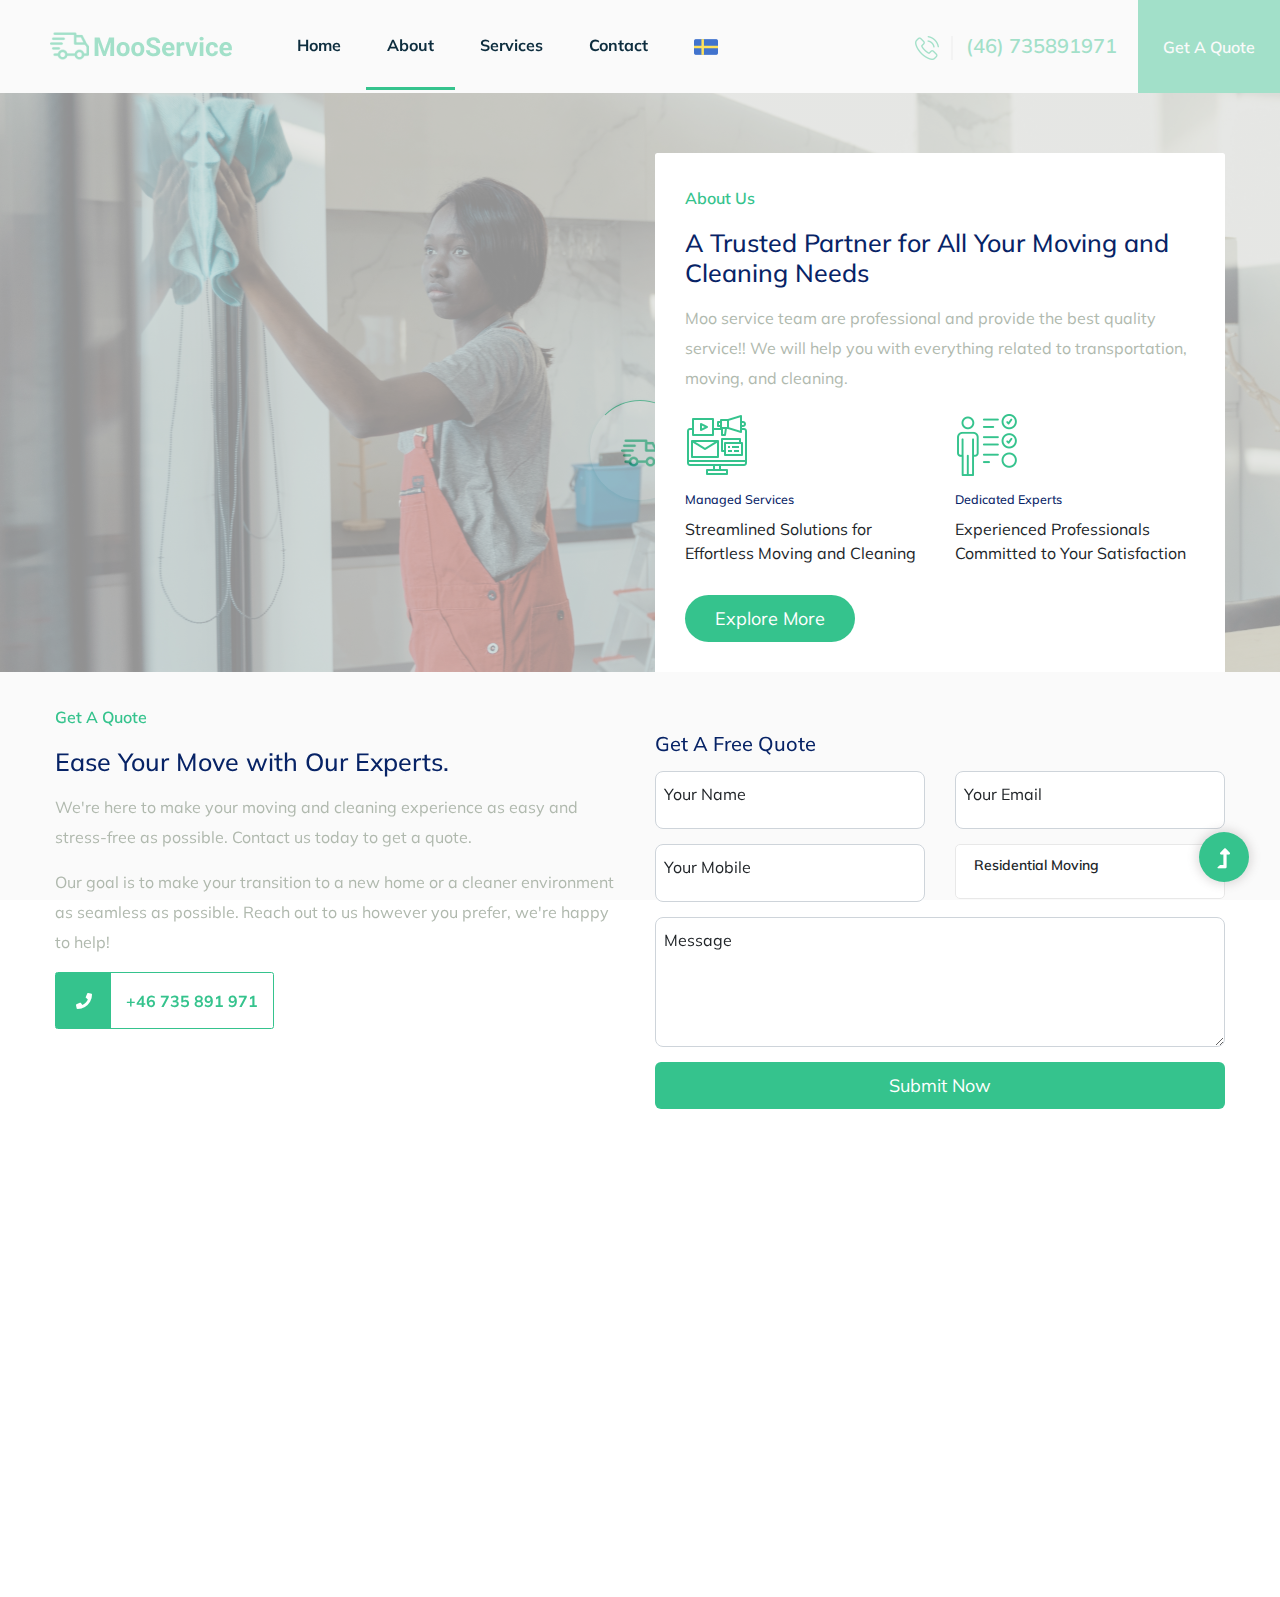
<file: en/about.html>
<!doctype html>
<html class="no-js" lang="zxx">
<head>
    <meta charset="utf-8">
    <meta http-equiv="x-ua-compatible" content="ie=edge">
    <title>MooService</title>
    <meta name="description" content="">
    <meta name="viewport" content="width=device-width, initial-scale=1">
    <link rel="manifest" href="site.webmanifest">
    <link rel="shortcut icon" type="image/x-icon" href="../assets/img/favicon.ico">


    <link href="https://cdn.jsdelivr.net/npm/bootstrap@5.0.1/dist/css/bootstrap.min.css" rel="stylesheet"
    integrity="sha384-+0n0xVW2eSR5OomGNYDnhzAbDsOXxcvSN1TPprVMTNDbiYZCxYbOOl7+AMvyTG2x" crossorigin="anonymous">
<link rel="stylesheet" href="https://cdnjs.cloudflare.com/ajax/libs/OwlCarousel2/2.3.4/assets/owl.carousel.min.css"
    integrity="sha512-tS3S5qG0BlhnQROyJXvNjeEM4UpMXHrQfTGmbQ1gKmelCxlSEBUaxhRBj/EFTzpbP4RVSrpEikbmdJobCvhE3g=="
    crossorigin="anonymous" />
<link rel="stylesheet"
    href="https://cdnjs.cloudflare.com/ajax/libs/OwlCarousel2/2.3.4/assets/owl.theme.default.min.css"
    integrity="sha512-sMXtMNL1zRzolHYKEujM2AqCLUR9F2C4/05cdbxjjLSRvMQIciEPCQZo++nk7go3BtSuK9kfa/s+a4f4i5pLkw=="
    crossorigin="anonymous" />
    <!-- CSS here -->
    <link rel="stylesheet" href="../assets/css/bootstrap.min.css">
    <link rel="stylesheet" href="../assets/css/owl.carousel.min.css">
    <link rel="stylesheet" href="../assets/css/slicknav.css">
    <link rel="stylesheet" href="../assets/css/flaticon.css">
    <link rel="stylesheet" href="../assets/css/progressbar_barfiller.css">
    <link rel="stylesheet" href="../assets/css/gijgo.css">
    <link rel="stylesheet" href="../assets/css/animate.min.css">
    <link rel="stylesheet" href="../assets/css/animated-headline.css">
    <link rel="stylesheet" href="../assets/css/magnific-popup.css">
    <link rel="stylesheet" href="../assets/css/fontawesome-all.min.css">
    <link rel="stylesheet" href="../assets/css/themify-icons.css">
    <link rel="stylesheet" href="../assets/css/slick.css">
    <link rel="stylesheet" href="../assets/css/nice-select.css">
    <link rel="stylesheet" href="../assets/css/style.css">

    
</head>
<body>
    <!-- ? Preloader Start -->
    <div id="preloader-active">
        <div class="preloader d-flex align-items-center justify-content-center">
            <div class="preloader-inner position-relative">
                <div class="preloader-circle"></div>
                <div class="preloader-img pere-text">
                    <img src="../assets/img/logo/loder.png" alt="">
                </div>
            </div>
        </div>
    </div>
    <!-- Preloader Start -->
    <header>
        <!-- Header Start -->
        <div class="header-area">
            <div class="main-header header-sticky">
                <!-- Logo -->
                <div class="header-left">
                    <div class="logo">
                        <a href="index.html"><img src="../assets/img/logo/logo.png" alt=""></a>
                    </div>
                    <div class="menu-wrapper  d-flex align-items-center">
                        <!-- Main-menu -->
                        <div class="main-menu d-none d-lg-block">
                            <nav> 
                                <ul id="navigation">                                                                                          
                                    <li ><a href="index.html">Home</a></li>
                                    <li class="active"><a href="about.html">About</a></li>
                                    <li><a href="services.html">Services</a></li>
                                    <li ><a href="contact.html">Contact</a></li>
                                    <li><a href="../index.html"><img src="../assets/img/icon/sweden.png" alt="Swidish"></a></li>

                                </ul>
                            </nav>
                        </div>
                    </div>
                </div> 
                <div class="header-right d-none d-lg-block">
                    <a href="tel:0046735891971" class="header-btn1"><img src="../assets/img/icon/call.png" alt=""> (46) 735891971</a>
                    <a href="contact.html" class="header-btn2">Get A Quote</a>
                </div>
                <!-- Mobile Menu -->
                <div class="col-12">
                    <div class="mobile_menu d-block d-lg-none"></div>
                </div>
            </div>
           
        </div>
        <!-- Header End -->
    </header>
    <main>
        <!--? slider Area Start-->
        
        <!-- Company achievement End -->
        <!--? About Area  -->

        <!-- About Start -->
        <div class="container-xxl about my-0">
            <div class="container">
                <div class="row g-0">
                    <div class="col-lg-6">
                        <div class="h-100 d-flex align-items-center justify-content-center" style="min-height: 300px;">
                            <!-- <button type="button" class="btn4-play" data-bs-toggle="modal"
                                data-src="https://www.youtube.com/embed/HGUQmTyUurI" data-bs-target="#videoModal">
                                <span></span>
                            </button> -->
                        </div>
                    </div>
                    <div class="col-lg-6 pt-lg-5 wow fadeIn" data-wow-delay="0.5s">
                        <div class="bg-white rounded-top p-5 mt-lg-5">
                            <p style="color: #35c38d; font-weight: 600;" class="element">About Us</p>
                            <h1 class="display-6 mb-4">A Trusted Partner for All Your Moving and Cleaning Needs</h1>
                            <p class="mb-4">Moo service team are professional and provide the best quality service!! We will help you with everything related to transportation, moving, and cleaning.</p>
                            <div class="row g-5 pt-2 mb-5">
                                <div class="col-sm-6">
                                    <img class="img-fluid mb-4" src="../assets/img/icon/icon-5.png" alt="">
                                    <h5 class="mb-3">Managed Services</h5>
                                    <span>Streamlined Solutions for Effortless Moving and Cleaning</span>
                                </div>
                                <div class="col-sm-6">
                                    <img class="img-fluid mb-4" src="../assets/img/icon/icon-2.png" alt="">
                                    <h5 class="mb-3">Dedicated Experts</h5>
                                    <span>Experienced Professionals Committed to Your Satisfaction</span>
                                </div>
                            </div>
                            <a class="btn btn-primary rounded-pill py-3 px-5" href="services.html">Explore More</a>
                        </div>
                    </div>
                </div>
            </div>
        </div>
        <!-- About End -->
    
    
        <!-- Video Modal Start (Blocked)-->
        <div class="modal modal-video fade" id="videoModal" tabindex="-1" aria-labelledby="exampleModalLabel"
            aria-hidden="true">
            <div class="modal-dialog">
                <div class="modal-content rounded-0">
                    <div class="modal-header">
                        <h3 class="modal-title" id="exampleModalLabel">Youtube Video</h3>
                        <button type="button" class="btn4-close" data-bs-dismiss="modal" aria-label="Close"></button>
                    </div>
                    <div class="modal-body">
                        <!-- 16:9 aspect ratio -->
                        <div class="ratio ratio-16x9">
                            <iframe class="embed-responsive-item" src="https://www.youtube.com/embed/HGUQmTyUurI" id="video" allowfullscreen
                                allowscriptaccess="always" allow="autoplay"></iframe>
                        </div>
                    </div>
                </div>
            </div>
        </div>
        
    
        <!-- About Area End -->
        
    </main>
<!-- Quote Start -->
    <div class="container-xxl py-5">
        <div class="container">
            <div class="row g-5">
                <div class="col-lg-6 wow fadeInUp" data-wow-delay="0.1s">
                    <p style="color: #35c38d; font-weight: 600;" class="fs-5 fw-medium">Get A Quote</p>
                    <h1 class="display-5 mb-4">Ease Your Move with Our Experts.</h1>
                    <p>We're here to make your moving and cleaning experience as easy and stress-free as possible. Contact us today to get a quote.</p>
                    <p class="mb-4"> Our goal is to make your transition to a new home or a cleaner environment as seamless as possible. Reach out to us however you prefer, we're happy to help!</p>
                    <a class="d-inline-flex align-items-center rounded overflow-hidden border border-primary" href="tel:0046735891971">
                        <span class="btn-lg-square bg-primary" style="width: 55px; height: 55px;">
                            <i class="fa fa-phone text-white"></i>
                        </span>
                        <span class="fs-5 fw-medium mx-4" style="color: #35c38d; font-weight: bold;">+46 735 891 971</span>
                    </a>
                </div>
                <div class="col-lg-6 wow fadeInUp my-5" data-wow-delay="0.5s">
                    <h2 class="mb-4 ">Get A Free Quote</h2>
                    <form action="https://formsubmit.co/newasmera@gmail.com" method="POST" class="row g-3">
                        <div class="col-sm-6">
                            <div class="form-floating mb-4">
                                <input type="text" name="name" class="form-control" id="name" placeholder="Your Name" required>
                                <label for="name">Your Name</label>
                            </div>
                        </div>
                        <div class="col-sm-6">
                            <div class="form-floating mb-4">
                                <input type="email" name="email" class="form-control" id="mail" placeholder="Your Email" required>
                                <label for="mail">Your Email</label>
                            </div>
                        </div>
                        <div class="col-sm-6">
                            <div class="form-floating mb-4">
                                <input type="text" name="mobile" class="form-control" id="mobile" placeholder="Your Mobile" required>
                                <label for="mobile">Your Mobile</label>
                            </div>
                        </div>
                        <div class="col-sm-6">
                            <div class=" mb-4">
                                <select style="height: 54px;" name="service"  class="form-select"  id="service">
                                    <option >Full Cleaning Services</option>
                                    <option >Deep Cleaning</option>
                                    <option selected >Residential Moving</option>
                                    <option >Long-Distance Moving</option>
                                </select>
                                <!-- <label for="service">Choose A Service</label> -->
                            </div>
                        </div>
                        <div class="col-12 ">
                            <div class="form-floating mb-4">
                                <textarea class="form-control" type="text" name="message" placeholder="Leave a message here" id="message"
                                    style="height: 130px"></textarea>
                                <label for="message">Message</label>
                            </div>
                        </div>
                        <div class="col-12 text-center mb-4">
                            <button class="btn btn-primary w-100 py-3" style="border-radius: 6px;" type="submit">Submit Now</button>
                        </div>
                    </form>
                </div>
            </div>
        </div>
    </div>
    <!-- Quote End -->






  
    <!-- Footer Start -->
    <div class="container-fluid bg-dark footer4 mt-0 py-5 wow fadeIn" data-wow-delay="0.1s">
        <div class="container py-5">
            <div class="row g-5">
                <div class="col-lg-3 col-md-6">
                    <h3 class="font-weight-bold text-white mb-4">Our Location</h3>
                    <p class="mb-2"><i class="fa fa-map-marker-alt me-3"></i>Gävle, Sweden</p>
                    <p class="mb-2"><i class="fa fa-phone me-3"></i>+46 735 891 971</p>
                    <p class="mb-2"><i class="fa fa-envelope me-3"></i>info@mooservice.se</p>
                    <div class="d-flex pt-3">
                        <!-- <a class="btn4 btn-square btn-light rounded-circle me-2" href=""><i
                                class="fab fa-twitter"></i></a> -->
                        <a class="btn4 btn-square btn-light rounded-circle me-2" href="https://www.facebook.com/people/Moo-service-I-G%C3%A4vle-AB/100090024613530/"><i
                                class="fab fa-facebook-f"></i></a>
                        
                        <a class="btn4 btn-square btn-light rounded-circle me-2" href=""><i
                                class="fab fa-linkedin-in"></i></a>
                    </div>
                </div>
                <div class="col-lg-3 col-md-6 mt-5">
                    <h3 class=" font-weight-bold text-white mb-4">Quick Links</h3>
                    <a class="btn4 btn4-link" href="about.html">About Us</a>
                    <a class="btn4 btn4-link" href="contact.html">Contact Us</a>
                    <a class="btn4 btn4-link" href="services.html">Our Services</a>
    
                </div>
                <div class="col-lg-3 col-md-6 mt-5">
                    <h3 class="font-weight-bold text-white mb-4">Business Hours</h3>
                    <p class="mb-1">Monday - Friday</p>
                    <h5 class="font-weight-bold text-light" >09:00 am - 07:00 pm</h5>
                    <p class="mb-1">Saturday</p>
                    <h5 class="font-weight-bold text-light">09:00 am - 12:00 pm</h5>
                    <p class="mb-1">Sunday</p>
                    <h5 class=" font-weight-bold text-light">Closed</h5>
                </div>
                <div class="col-lg-3 col-md-6 mt-5">
                    <div class="footer-logo ">
                        <a href="index.html"><img src="../assets/img/logo/logo2_footer.png" alt=""></a>
                    </div> <br>
                    <p>Allow us to provide you support for both your relocation and cleaning needs.</p>
                   
                    
                </div>
            </div>
            
        </div>
        <div class="footer-border">
            <div class="row d-flex align-items-center">
                <div class="col-xl-12 ">
                    <div class="footer-copy-right text-center">
                        <p><!-- Link back to Colorlib can't be removed. Template is licensed under CC BY 3.0. -->
                         MooService &copy;<script>document.write(new Date().getFullYear());</script> All rights reserved | Made by <a href="https://absidev.vercel.app/" target="_blank">Absi</a>
                           <!-- Link back to Colorlib can't be removed. Template is licensed under CC BY 3.0. --></p>
                       </div>
                   </div>
               </div>
           </div>
           <br>

    </div>
    <!-- Footer End -->
<!-- footer-bottom area -->

  <!-- Footer End-->
</footer>
<!-- Scroll Up -->
<div id="back-top" >
    <a title="Go to Top" href="#"> <i class="fas fa-level-up-alt"></i></a>
</div>

<!-- JS here -->

<script src="https://cdnjs.cloudflare.com/ajax/libs/jquery/3.6.0/jquery.min.js"></script>

<!-- Option 1: Bootstrap Bundle with Popper -->
<script src="https://cdn.jsdelivr.net/npm/bootstrap@5.0.1/dist/js/bootstrap.bundle.min.js"
    integrity="sha384-gtEjrD/SeCtmISkJkNUaaKMoLD0//ElJ19smozuHV6z3Iehds+3Ulb9Bn9Plx0x4"
    crossorigin="anonymous"></script>
<script src="https://cdnjs.cloudflare.com/ajax/libs/OwlCarousel2/2.3.4/owl.carousel.min.js"
    integrity="sha512-bPs7Ae6pVvhOSiIcyUClR7/q2OAsRiovw4vAkX+zJbw3ShAeeqezq50RIIcIURq7Oa20rW2n2q+fyXBNcU9lrw=="
    crossorigin="anonymous"></script>
<script>
    $('.owl-carousel').owlCarousel({
        loop: true,
        margin: 15,
        nav: true,
        responsive: {
            0: {
                items: 1
            },
            600: {
                items: 2
            },
            1000: {
                items: 3
            }
        }
    })
</script>
<script src="../assets/js/vendor/modernizr-3.5.0.min.js"></script>
<!-- Jquery, Popper, Bootstrap -->
<script src="../assets/js/vendor/jquery-1.12.4.min.js"></script>
<script src="../assets/js/popper.min.js"></script>
<script src="../assets/js/bootstrap.min.js"></script>
<!-- Jquery Mobile Menu -->
<script src="../assets/js/jquery.slicknav.min.js"></script>

<!-- Jquery Slick , Owl-Carousel Plugins -->
<script src="../assets/js/owl.carousel.min.js"></script>
<script src="../assets/js/slick.min.js"></script>
<!-- One Page, Animated-HeadLin -->
<script src="../assets/js/wow.min.js"></script>
<script src="../assets/js/animated.headline.js"></script>
<script src="../assets/js/jquery.magnific-popup.js"></script>

<!-- Date Picker -->
<script src="../assets/js/gijgo.min.js"></script>
<!-- Nice-select, sticky -->
<script src="../assets/js/jquery.nice-select.min.js"></script>
<script src="../assets/js/jquery.sticky.js"></script>
<!-- Progress -->
<script src="../assets/js/jquery.barfiller.js"></script>

<!-- counter , waypoint,Hover Direction -->
<script src="../assets/js/jquery.counterup.min.js"></script>
<script src="../assets/js/waypoints.min.js"></script>
<script src="../assets/js/jquery.countdown.min.js"></script>
<script src="../assets/js/hover-direction-snake.min.js"></script>

<!-- contact js -->
<script src="../assets/js/contact.js"></script>
<script src="../assets/js/jquery.form.js"></script>
<script src="../assets/js/jquery.validate.min.js"></script>
<script src="../assets/js/mail-script.js"></script>
<script src="../assets/js/jquery.ajaxchimp.min.js"></script>

<!-- Jquery Plugins, main Jquery -->	
<script src="../assets/js/plugins.js"></script>
<script src="../assets/js/main.js"></script>

</body>
</html>
</file>
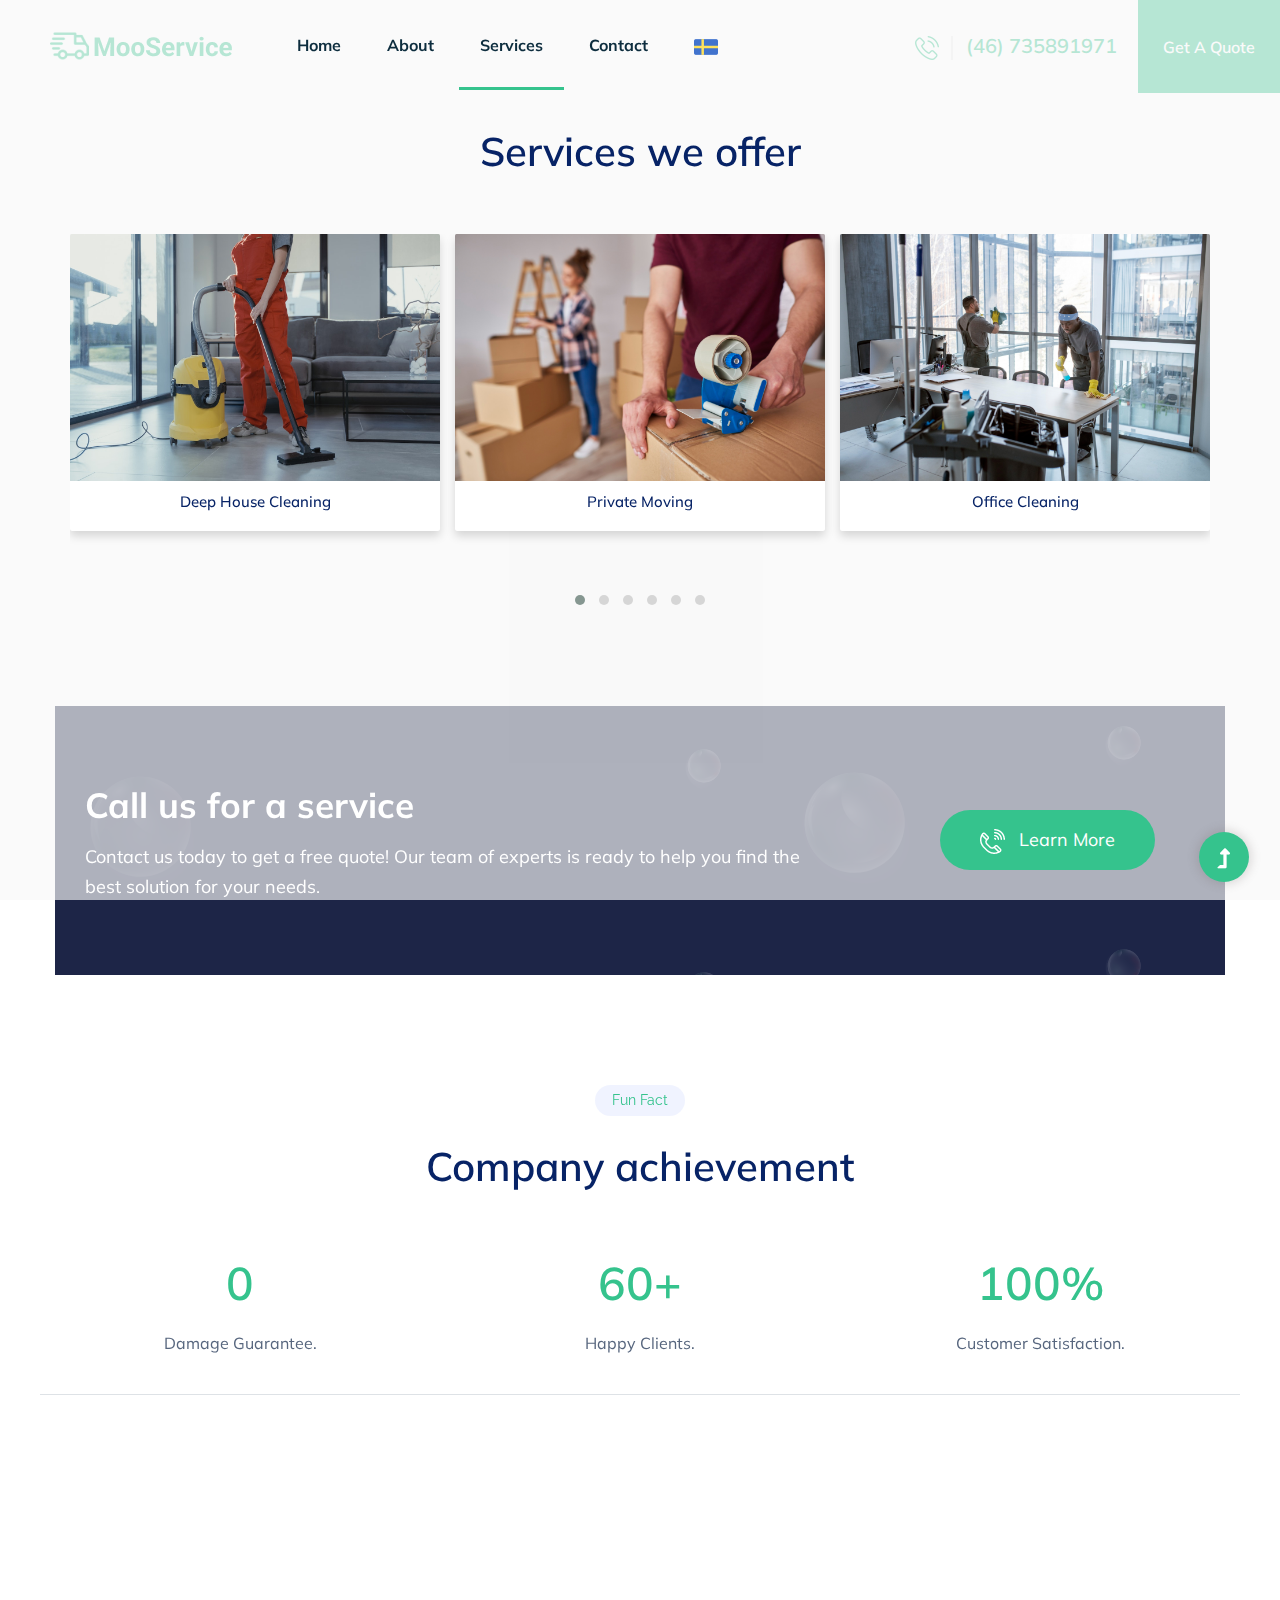
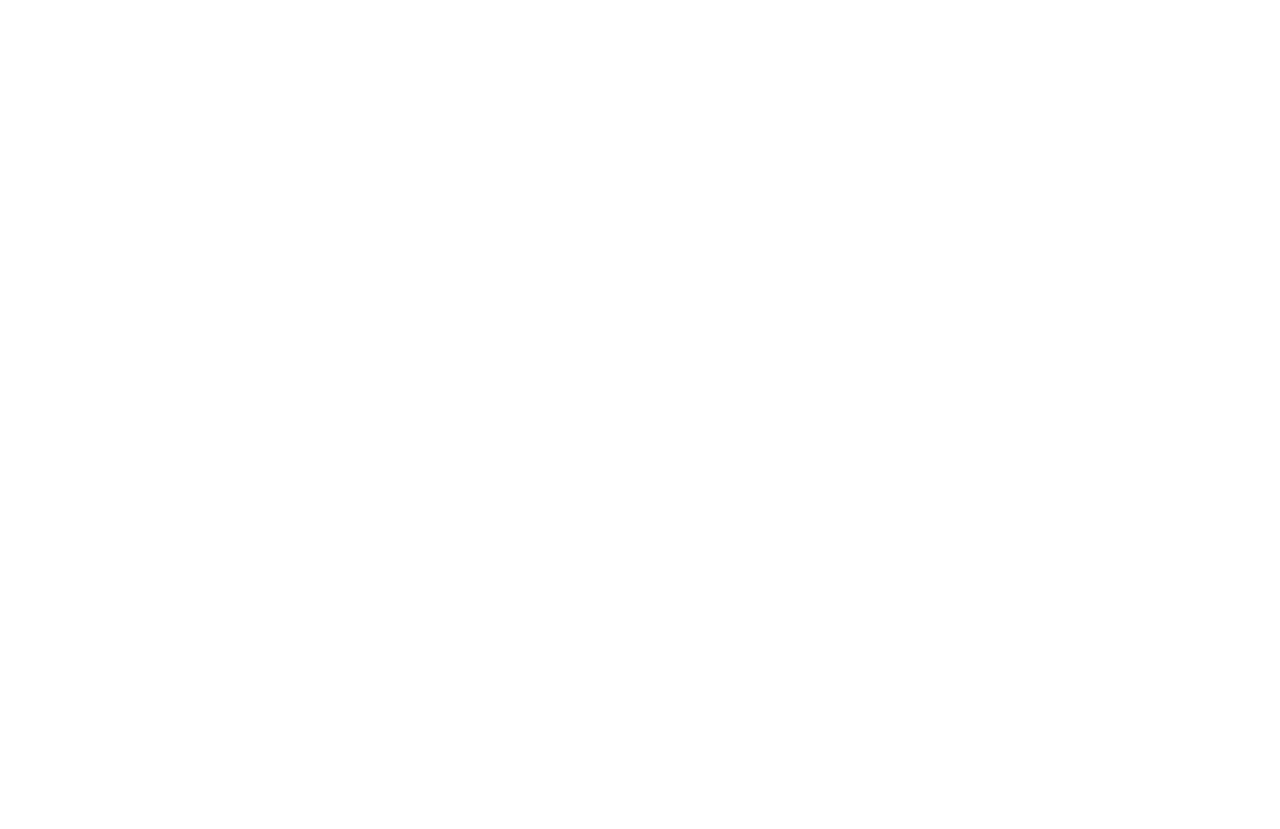
<file: en/services.html>
<!doctype html>
<html class="no-js" lang="zxx">
<head>
    <meta charset="utf-8">
    <meta http-equiv="x-ua-compatible" content="ie=edge">
    <title>MooService</title>
    <meta name="description" content="">
    <meta name="viewport" content="width=device-width, initial-scale=1">
    <link rel="manifest" href="site.webmanifest">
    <link rel="shortcut icon" type="image/x-icon" href="../assets/img/favicon.ico">


    <link href="https://cdn.jsdelivr.net/npm/bootstrap@5.0.1/dist/css/bootstrap.min.css" rel="stylesheet"
    integrity="sha384-+0n0xVW2eSR5OomGNYDnhzAbDsOXxcvSN1TPprVMTNDbiYZCxYbOOl7+AMvyTG2x" crossorigin="anonymous">
<link rel="stylesheet" href="https://cdnjs.cloudflare.com/ajax/libs/OwlCarousel2/2.3.4/assets/owl.carousel.min.css"
    integrity="sha512-tS3S5qG0BlhnQROyJXvNjeEM4UpMXHrQfTGmbQ1gKmelCxlSEBUaxhRBj/EFTzpbP4RVSrpEikbmdJobCvhE3g=="
    crossorigin="anonymous" />
<link rel="stylesheet"
    href="https://cdnjs.cloudflare.com/ajax/libs/OwlCarousel2/2.3.4/assets/owl.theme.default.min.css"
    integrity="sha512-sMXtMNL1zRzolHYKEujM2AqCLUR9F2C4/05cdbxjjLSRvMQIciEPCQZo++nk7go3BtSuK9kfa/s+a4f4i5pLkw=="
    crossorigin="anonymous" />
    <!-- CSS here -->
    <link rel="stylesheet" href="../assets/css/bootstrap.min.css">
    <link rel="stylesheet" href="../assets/css/owl.carousel.min.css">
    <link rel="stylesheet" href="../assets/css/slicknav.css">
    <link rel="stylesheet" href="../assets/css/flaticon.css">
    <link rel="stylesheet" href="../assets/css/progressbar_barfiller.css">
    <link rel="stylesheet" href="../assets/css/gijgo.css">
    <link rel="stylesheet" href="../assets/css/animate.min.css">
    <link rel="stylesheet" href="../assets/css/animated-headline.css">
    <link rel="stylesheet" href="../assets/css/magnific-popup.css">
    <link rel="stylesheet" href="../assets/css/fontawesome-all.min.css">
    <link rel="stylesheet" href="../assets/css/themify-icons.css">
    <link rel="stylesheet" href="../assets/css/slick.css">
    <link rel="stylesheet" href="../assets/css/nice-select.css">
    <link rel="stylesheet" href="../assets/css/style.css">

    
</head>
<body>
    <!-- ? Preloader Start -->
    <div id="preloader-active">
        <div class="preloader d-flex align-items-center justify-content-center">
            <div class="preloader-inner position-relative">
                <div class="preloader-circle"></div>
                <div class="preloader-img pere-text">
                    <img src="../assets/img/logo/loder.png" alt="">
                </div>
            </div>
        </div>
    </div>
    <!-- Preloader Start -->
    <header>
        <!-- Header Start -->
        <div class="header-area">
            <div class="main-header header-sticky">
                <!-- Logo -->
                <div class="header-left">
                    <div class="logo">
                        <a href="index.html"><img src="../assets/img/logo/logo.png" alt=""></a>
                    </div>
                    <div class="menu-wrapper  d-flex align-items-center">
                        <!-- Main-menu -->
                        <div class="main-menu d-none d-lg-block">
                            <nav> 
                                <ul id="navigation">                                                                                          
                                    <li><a href="index.html">Home</a></li>
                                    <li><a href="about.html">About</a></li>
                                    <li class="active"><a href="services.html">Services</a></li>
                                    <li><a href="contact.html">Contact</a></li>
                                    <li><a href="../index.html"><img src="../assets/img/icon/sweden.png" alt="Swidish"></a></li>

                                </ul>
                            </nav>
                        </div>
                    </div>
                </div> 
                <div class="header-right d-none d-lg-block">
                    <a href="tel:0046735891971" class="header-btn1"><img src="../assets/img/icon/call.png" alt=""> (46) 735891971</a>
                    <a href="contact.html" class="header-btn2">Get A Quote</a>
                </div>
                <!-- Mobile Menu -->
                <div class="col-12">
                    <div class="mobile_menu d-block d-lg-none"></div>
                </div>
            </div>
        </div>
        <!-- Header End -->
    </header>
    <main>
        <!--? slider Area Start-->
        
        <!-- Services End -->

        



        <!--? Offer-services Start  -->
        <section class="offer-services pb-bottom2">
            <div class="container">
            
                <div class="container-fluid my-5">
                    <div class="row">
                        <div class="col-12 m-auto">
                            <div class="row justify-content-center">
                                <div class="col-xl-7 col-lg-8">
                                    <div class="section-tittle text-center mb-55">
                                        <!-- <span class="element">Services</span> -->
                                        <h2>Services we offer</h2>
                                    </div>
                                </div>
                            </div>
                            <div class="owl-carousel owl-theme">
                                <div class="item mb-4">
                                    <div class="card border-0 shadow">
                                        <img src="../assets/img/gallery/1.jpg" alt="" class="card-img-top">
                                        <div class="card-body">
                                            <div class="card-title text-center">
                                                <h4>Deep House Cleaning</h4>
                                            </div>
                                        </div>
                                    </div>
                                </div>
            
                                <div class="item">
                                    <div class="card border-0 shadow">
                                        <img src="../assets/img/gallery/2.jpg" alt="" class="card-img-top">
                                        <div class="card-body">
                                            <div class="card-title text-center">
                                                <h4>Private Moving</h4>
                                            </div>
                                        </div>
                                    </div>
                                </div>
                                <div class="item">
                                    <div class="card border-0 shadow">
                                        <img src="../assets/img/gallery/3.jpg" alt="" class="card-img-top">
                                        <div class="card-body">
                                            <div class="card-title text-center">
                                                <h4>Office Cleaning</h4>
                                            </div>
                                        </div>
                                    </div>
                                </div>
                                <div class="item">
                                    <div class="card border-0 shadow">
                                        <img src="../assets/img/gallery/4.jpg" alt="" class="card-img-top">
                                        <div class="card-body">
                                            <div class="card-title text-center">
                                                <h4>Disassembly / Reassembly</h4>
                                            </div>
                                        </div>
                                    </div>
                                </div>
                                <div class="item">
                                    <div class="card border-0 shadow">
                                        <img src="../assets/img/gallery/5.png" alt="" class="card-img-top">
                                        <div class="card-body">
                                            <div class="card-title text-center">
                                                <h4>Household Cleaning</h4>
                                            </div>
                                        </div>
                                    </div>
                                </div>
                                <div class="item">
                                    <div class="card border-0 shadow">
                                        <img src="../assets/img/gallery/6.jpg" alt="" class="card-img-top">
                                        <div class="card-body">
                                            <div class="card-title text-center">
                                                <h4>Furniture Moving</h4>
                                            </div>
                                        </div>
                                    </div>
                                </div>
                                <div class="item mb-4">
                                    <div class="card border-0 shadow">
                                        <img src="../assets/img/gallery/7.jpg" alt="" class="card-img-top">
                                        <div class="card-body">
                                            <div class="card-title text-center">
                                                <h4>Household Laundry</h4>
                                            </div>
                                        </div>
                                    </div>
                                </div>
            
                                <div class="item">
                                    <div class="card border-0 shadow">
                                        <img src="../assets/img/gallery/8.jpg" alt="" class="card-img-top">
                                        <div class="card-body">
                                            <div class="card-title text-center">
                                                <h4>Office Relocation</h4>
                                            </div>
                                        </div>
                                    </div>
                                </div>
                                <div class="item">
                                    <div class="card border-0 shadow">
                                        <img src="../assets/img/gallery/9.jpg" alt="" class="card-img-top">
                                        <div class="card-body">
                                            <div class="card-title text-center">
                                                <h4>Toilet Cleaning</h4>
                                            </div>
                                        </div>
                                    </div>
                                </div>
                                <div class="item">
                                    <div class="card border-0 shadow">
                                        <img src="../assets/img/gallery/10.jpg" alt="" class="card-img-top">
                                        <div class="card-body">
                                            <div class="card-title text-center">
                                                <h4>Special Moves</h4>
                                            </div>
                                        </div>
                                    </div>
                                </div>
                                <div class="item">
                                    <div class="card border-0 shadow">
                                        <img src="../assets/img/gallery/11.png" alt="" class="card-img-top">
                                        <div class="card-body">
                                            <div class="card-title text-center">
                                                <h4>Bedroom Cleaning</h4>
                                            </div>
                                        </div>
                                    </div>
                                </div>
                                <div class="item">
                                    <div class="card border-0 shadow">
                                        <img src="../assets/img/gallery/17.jpg" alt="" class="card-img-top">
                                        <div class="card-body">
                                            <div class="card-title text-center">
                                                <h4>Living Room and Dining Room Cleaning</h4>
                                            </div>
                                        </div>
                                    </div>
                                </div>
                                <div class="item">
                                    <div class="card border-0 shadow">
                                        <img src="../assets/img/gallery/12.jpg" alt="" class="card-img-top">
                                        <div class="card-body">
                                            <div class="card-title text-center">
                                                <h4>Piano Transportation</h4>
                                            </div>
                                        </div>
                                    </div>
                                </div>
                                <div class="item mb-4">
                                    <div class="card border-0 shadow">
                                        <img src="../assets/img/gallery/13.jpg" alt="" class="card-img-top">
                                        <div class="card-body">
                                            <div class="card-title text-center">
                                                <h4>Stairway Cleaning</h4>
                                            </div>
                                        </div>
                                    </div>
                                </div>
            
                                <div class="item">
                                    <div class="card border-0 shadow">
                                        <img src="../assets/img/gallery/14.jpg" alt="" class="card-img-top">
                                        <div class="card-body">
                                            <div class="card-title text-center">
                                                <h4>Special Packaging Services</h4>
                                            </div>
                                        </div>
                                    </div>
                                </div>
                                <div class="item">
                                    <div class="card border-0 shadow">
                                        <img src="../assets/img/gallery/15.jpg" alt="" class="card-img-top">
                                        <div class="card-body">
                                            <div class="card-title text-center">
                                                <h4>Kitchen Household Cleaning</h4>
                                            </div>
                                        </div>
                                    </div>
                                </div>
                                <div class="item">
                                    <div class="card border-0 shadow">
                                        <img src="../assets/img/gallery/16.jpg" alt="" class="card-img-top">
                                        <div class="card-body">
                                            <div class="card-title text-center">
                                                <h4>International Moves</h4>
                                            </div>
                                        </div>
                                    </div>
                                </div>
                                
                               
                            </div>
                        </div>
                    </div>
                </div>
            </div>
        </section>
        <!-- Offer-services End  -->
        <!--? Want To work -->
        <section class="container">
            <section class="wantToWork-area" data-background="../assets/img/gallery/section_bg01.png">
                <div class="wants-wrapper w-padding2">
                    <div class="row align-items-center justify-content-between">
                        <div class="col-xl-8 col-lg-9 col-md-7">
                            <div class="wantToWork-caption wantToWork-caption2">
                                <h2>Call us for a service</h2>
                                <p>Contact us today to get a free quote! Our team of experts is ready to help you find the best solution for your needs.</p>
                            </div>
                        </div>
                        <div class="col-xl-3 col-lg-3 col-md-5">
                            <a href="contact.html" class="btn wantToWork-btn"><img src="../assets/img/icon/call2.png" alt=""> Learn More</a>
                        </div>
                    </div>
                </div>
            </section>
        </section>
        <!-- Want To work End -->
        <!-- Testimonials_start -->
        
        <!-- Testimonials_end -->
        <!--? Company achievement Start -->
        <section class="services-area section-padding40 fix">
            <div class="border-bottom container">
                <div class="row justify-content-center">
                    <div class="col-xl-7 col-lg-8">
                        <div class="section-tittle text-center mb-55">
                            <span class="element">Fun Fact</span>
                            <h2>Company achievement</h2>
                        </div>
                    </div>
                </div>
                <div class="row">
                    <div class="col-lg-4 col-md-6 col-sm-6">
                        <div class="single-cat text-center">
                            <div class="cat-cap">
                                <span>0</span>
                                <p>Damage Guarantee.</p>
                            </div>
                        </div>
                    </div>
                    <div class="col-lg-4 col-md-6 col-sm-6">
                        <div class="single-cat text-center">
                            <div class="cat-cap">
                                <span>60+</span>
                                <p>Happy Clients.</p>
                            </div>
                        </div>
                    </div>
                    <div class="col-lg-4 col-md-6 col-sm-6">
                        <div class="single-cat text-center">
                            <div class="cat-cap">
                                <span>100%</span>
                                <p>Customer Satisfaction.</p>
                            </div>
                        </div>
                    </div>
                    <div class="row">
                        <div class="col-lg-12">
                            
                        </div>
                    </div>
                </div>
            </div>
        </section>
        <!-- Company achievement End -->
        <!--? About Area  -->

<!-- Quote Start -->
    <div class="container-xxl py-5">
        <div class="container">
            <div class="row g-5">
                <div class="col-lg-6 wow fadeInUp" data-wow-delay="0.1s">
                    <p style="color: #35c38d; font-weight: 600;" class="fs-5 fw-medium">Get A Quote</p>
                    <h1 class="display-5 mb-4">Ease Your Move with Our Experts.</h1>
                    <p>We're here to make your moving and cleaning experience as easy and stress-free as possible. Contact us today to get a quote.</p>
                    <p class="mb-4"> Our goal is to make your transition to a new home or a cleaner environment as seamless as possible. Reach out to us however you prefer, we're happy to help!</p>
                    <a class="d-inline-flex align-items-center rounded overflow-hidden border border-primary" href="tel:0046735891971">
                        <span class="btn-lg-square bg-primary" style="width: 55px; height: 55px;">
                            <i class="fa fa-phone text-white"></i>
                        </span>
                        <span class="fs-5 fw-medium mx-4" style="color: #35c38d; font-weight: bold;">+46 735 891 971</span>
                    </a>
                </div>
                <div class="col-lg-6 wow fadeInUp my-5" data-wow-delay="0.5s">
                    <h2 class="mb-4 ">Get A Free Quote</h2>
                    <form action="https://formsubmit.co/newasmera@gmail.com" method="POST" class="row g-3">
                        <div class="col-sm-6">
                            <div class="form-floating mb-4">
                                <input type="text" name="name" class="form-control" id="name" placeholder="Your Name" required>
                                <label for="name">Your Name</label>
                            </div>
                        </div>
                        <div class="col-sm-6">
                            <div class="form-floating mb-4">
                                <input type="email" name="email" class="form-control" id="mail" placeholder="Your Email" required>
                                <label for="mail">Your Email</label>
                            </div>
                        </div>
                        <div class="col-sm-6">
                            <div class="form-floating mb-4">
                                <input type="text" name="mobile" class="form-control" id="mobile" placeholder="Your Mobile" required>
                                <label for="mobile">Your Mobile</label>
                            </div>
                        </div>
                        <div class="col-sm-6">
                            <div class=" mb-4">
                                <select style="height: 54px;" name="service"  class="form-select"  id="service">
                                    <option >Full Cleaning Services</option>
                                    <option >Deep Cleaning</option>
                                    <option selected >Residential Moving</option>
                                    <option >Long-Distance Moving</option>
                                </select>
                                <!-- <label for="service">Choose A Service</label> -->
                            </div>
                        </div>
                        <div class="col-12 ">
                            <div class="form-floating mb-4">
                                <textarea class="form-control" type="text" name="message" placeholder="Leave a message here" id="message"
                                    style="height: 130px"></textarea>
                                <label for="message">Message</label>
                            </div>
                        </div>
                        <div class="col-12 text-center mb-4">
                            <button class="btn btn-primary w-100 py-3" style="border-radius: 6px;" type="submit">Submit Now</button>
                        </div>
                    </form>
                </div>
            </div>
        </div>
    </div>
    <!-- Quote End -->






  
        
        <!-- About End -->
    
    
        <!-- Video Modal Start (Blocked)-->
        
        
    
        <!-- About Area End -->
        
    </main>
    <!-- Footer Start -->
    <div class="container-fluid bg-dark footer4 mt-0 py-5 wow fadeIn" data-wow-delay="0.1s">
        <div class="container py-5">
            <div class="row g-5">
                <div class="col-lg-3 col-md-6">
                    <h3 class="font-weight-bold text-white mb-4">Our Location</h3>
                    <p class="mb-2"><i class="fa fa-map-marker-alt me-3"></i>Gävle, Sweden</p>
                    <p class="mb-2"><i class="fa fa-phone me-3"></i>+46 735 891 971</p>
                    <p class="mb-2"><i class="fa fa-envelope me-3"></i>info@mooservice.se</p>
                    <div class="d-flex pt-3">
                        <!-- <a class="btn4 btn-square btn-light rounded-circle me-2" href=""><i
                                class="fab fa-twitter"></i></a> -->
                        <a class="btn4 btn-square btn-light rounded-circle me-2" href="https://www.facebook.com/people/Moo-service-I-G%C3%A4vle-AB/100090024613530/"><i
                                class="fab fa-facebook-f"></i></a>
                        
                        <a class="btn4 btn-square btn-light rounded-circle me-2" href=""><i
                                class="fab fa-linkedin-in"></i></a>
                    </div>
                </div>
                <div class="col-lg-3 col-md-6 mt-5">
                    <h3 class=" font-weight-bold text-white mb-4">Quick Links</h3>
                    <a class="btn4 btn4-link" href="about.html">About Us</a>
                    <a class="btn4 btn4-link" href="contact.html">Contact Us</a>
                    <a class="btn4 btn4-link" href="services.html">Our Services</a>
    
                </div>
                <div class="col-lg-3 col-md-6 mt-5">
                    <h3 class="font-weight-bold text-white mb-4">Business Hours</h3>
                    <p class="mb-1">Monday - Friday</p>
                    <h5 class="font-weight-bold text-light" >09:00 am - 07:00 pm</h5>
                    <p class="mb-1">Saturday</p>
                    <h5 class="font-weight-bold text-light">09:00 am - 12:00 pm</h5>
                    <p class="mb-1">Sunday</p>
                    <h5 class=" font-weight-bold text-light">Closed</h5>
                </div>
                <div class="col-lg-3 col-md-6 mt-5">
                    <div class="footer-logo ">
                        <a href="index.html"><img src="../assets/img/logo/logo2_footer.png" alt=""></a>
                    </div> <br>
                    <p>Allow us to provide you support for both your relocation and cleaning needs.</p>
                   
                    
                </div>
            </div>
            
        </div>
        <div class="footer-border">
            <div class="row d-flex align-items-center">
                <div class="col-xl-12 ">
                    <div class="footer-copy-right text-center">
                        <p><!-- Link back to Colorlib can't be removed. Template is licensed under CC BY 3.0. -->
                         MooService &copy;<script>document.write(new Date().getFullYear());</script> All rights reserved | Made by <a href="https://absidev.vercel.app/" target="_blank">Absi</a>
                           <!-- Link back to Colorlib can't be removed. Template is licensed under CC BY 3.0. --></p>
                       </div>
                   </div>
               </div>
           </div>
           <br>

    </div>
    <!-- Footer End -->
<!-- footer-bottom area -->

  <!-- Footer End-->
</footer>
<!-- Scroll Up -->
<div id="back-top" >
    <a title="Go to Top" href="#"> <i class="fas fa-level-up-alt"></i></a>
</div>

<!-- JS here -->

<script src="https://cdnjs.cloudflare.com/ajax/libs/jquery/3.6.0/jquery.min.js"></script>

<!-- Option 1: Bootstrap Bundle with Popper -->
<script src="https://cdn.jsdelivr.net/npm/bootstrap@5.0.1/dist/js/bootstrap.bundle.min.js"
    integrity="sha384-gtEjrD/SeCtmISkJkNUaaKMoLD0//ElJ19smozuHV6z3Iehds+3Ulb9Bn9Plx0x4"
    crossorigin="anonymous"></script>
<script src="https://cdnjs.cloudflare.com/ajax/libs/OwlCarousel2/2.3.4/owl.carousel.min.js"
    integrity="sha512-bPs7Ae6pVvhOSiIcyUClR7/q2OAsRiovw4vAkX+zJbw3ShAeeqezq50RIIcIURq7Oa20rW2n2q+fyXBNcU9lrw=="
    crossorigin="anonymous"></script>
<script>
    $('.owl-carousel').owlCarousel({
        loop: true,
        margin: 15,
        nav: true,
        responsive: {
            0: {
                items: 1
            },
            600: {
                items: 2
            },
            1000: {
                items: 3
            }
        }
    })
</script>
<script src="../assets/js/vendor/modernizr-3.5.0.min.js"></script>
<!-- Jquery, Popper, Bootstrap -->
<script src="../assets/js/vendor/jquery-1.12.4.min.js"></script>
<script src="../assets/js/popper.min.js"></script>
<script src="../assets/js/bootstrap.min.js"></script>
<!-- Jquery Mobile Menu -->
<script src="../assets/js/jquery.slicknav.min.js"></script>

<!-- Jquery Slick , Owl-Carousel Plugins -->
<script src="../assets/js/owl.carousel.min.js"></script>
<script src="../assets/js/slick.min.js"></script>
<!-- One Page, Animated-HeadLin -->
<script src="../assets/js/wow.min.js"></script>
<script src="../assets/js/animated.headline.js"></script>
<script src="../assets/js/jquery.magnific-popup.js"></script>

<!-- Date Picker -->
<script src="../assets/js/gijgo.min.js"></script>
<!-- Nice-select, sticky -->
<script src="../assets/js/jquery.nice-select.min.js"></script>
<script src="../assets/js/jquery.sticky.js"></script>
<!-- Progress -->
<script src="../assets/js/jquery.barfiller.js"></script>

<!-- counter , waypoint,Hover Direction -->
<script src="../assets/js/jquery.counterup.min.js"></script>
<script src="../assets/js/waypoints.min.js"></script>
<script src="../assets/js/jquery.countdown.min.js"></script>
<script src="../assets/js/hover-direction-snake.min.js"></script>

<!-- contact js -->
<script src="../assets/js/contact.js"></script>
<script src="../assets/js/jquery.form.js"></script>
<script src="../assets/js/jquery.validate.min.js"></script>
<script src="../assets/js/mail-script.js"></script>
<script src="../assets/js/jquery.ajaxchimp.min.js"></script>

<!-- Jquery Plugins, main Jquery -->	
<script src="../assets/js/plugins.js"></script>
<script src="../assets/js/main.js"></script>

</body>
</html>
</file>
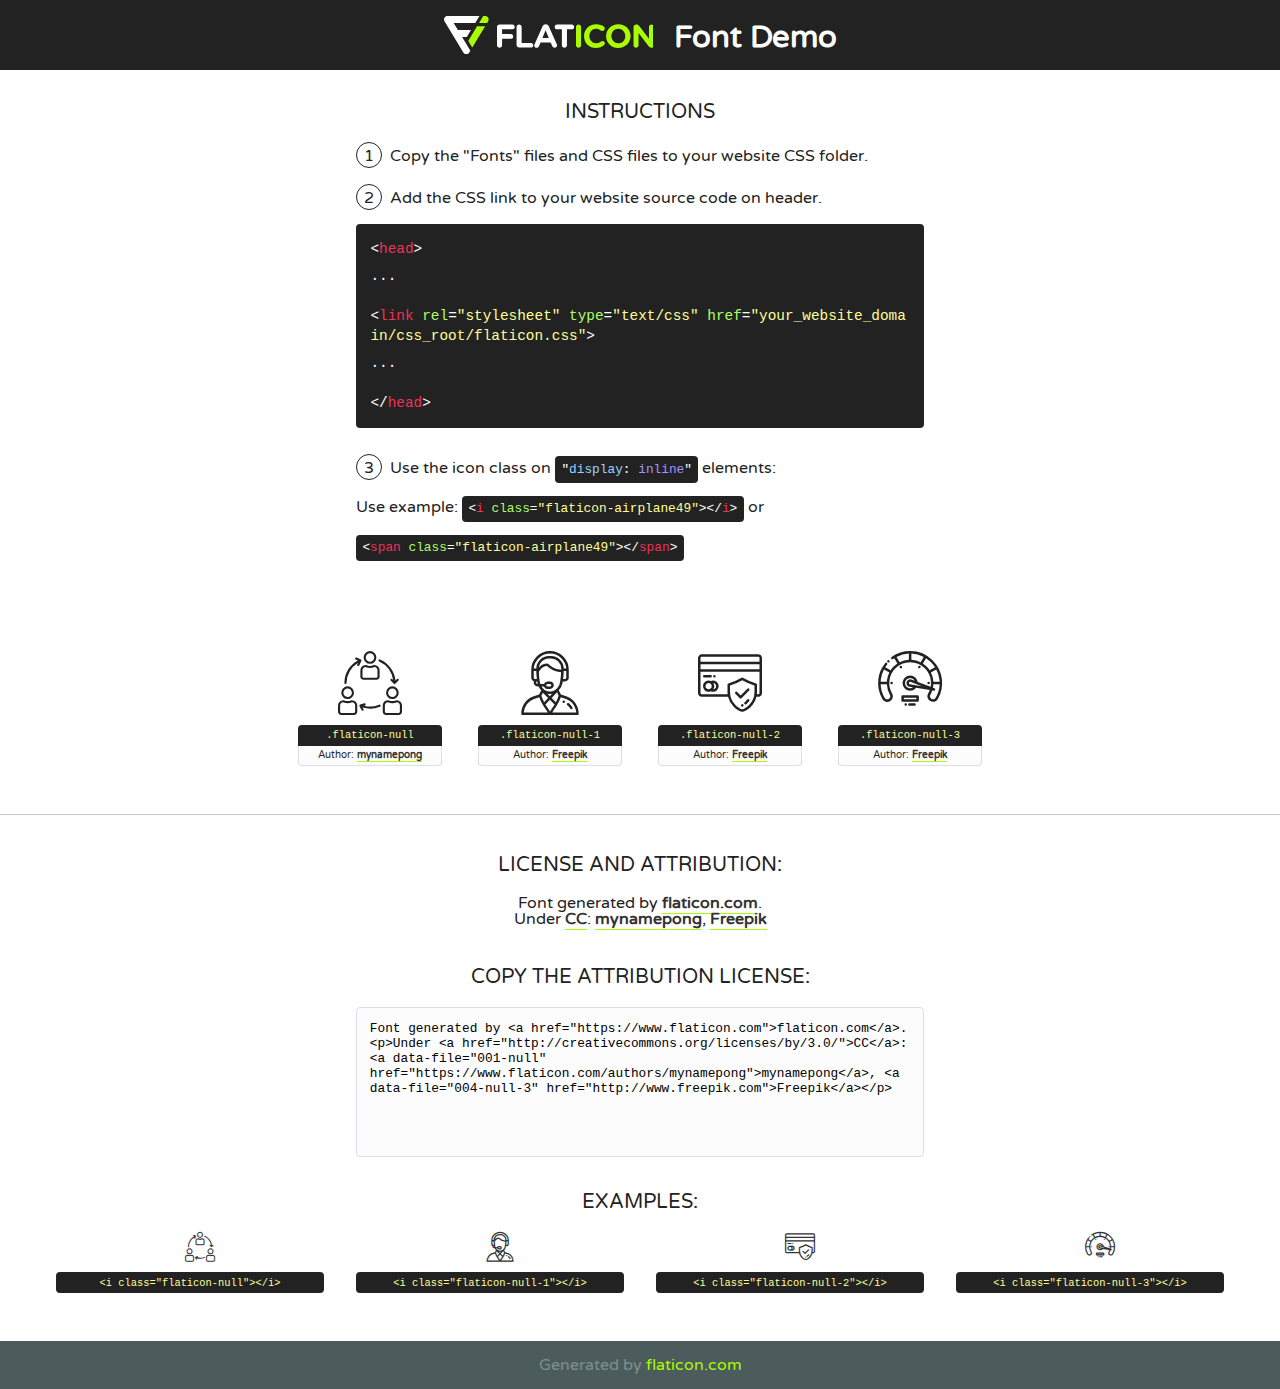
<file: assets/fonts/flaticon.html>
<!DOCTYPE html>
<!--
  Flaticon icon font: Flaticon
  Creation date: 03/06/2020 12:20
-->
<html>
<!DOCTYPE html>
<html>

<head>
    <title>Flaticon WebFont</title>
    <link href="http://fonts.googleapis.com/css?family=Varela+Round" rel="stylesheet" type="text/css" />
    <link rel="stylesheet" type="text/css" href="flaticon.css">
    <meta charset="UTF-8">
    <style>
    html, body, div, span, applet, object, iframe,
    h1, h2, h3, h4, h5, h6, p, blockquote, pre,
    a, abbr, acronym, address, big, cite, code,
    del, dfn, em, img, ins, kbd, q, s, samp,
    small, strike, strong, sub, sup, tt, var,
    b, u, i, center,
    dl, dt, dd, ol, ul, li,
    fieldset, form, label, legend,
    table, caption, tbody, tfoot, thead, tr, th, td,
    article, aside, canvas, details, embed, 
    figure, figcaption, footer, header, hgroup, 
    menu, nav, output, ruby, section, summary,
    time, mark, audio, video {
        margin: 0;
        padding: 0;
        border: 0;
        font-size: 100%;
        font: inherit;
        vertical-align: baseline;
    }
    /* HTML5 display-role reset for older browsers */
    article, aside, details, figcaption, figure, 
    footer, header, hgroup, menu, nav, section {
        display: block;
    }
    body {
        line-height: 1;
    }
    ol, ul {
        list-style: none;
    }
    blockquote, q {
        quotes: none;
    }
    blockquote:before, blockquote:after,
    q:before, q:after {
        content: '';
        content: none;
    }
    table {
        border-collapse: collapse;
        border-spacing: 0;
    }
    body {
        font-family: 'Varela Round', Helvetica, Arial, sans-serif;
        font-size: 16px;
        color: #222;
    }
    a {
        color: #333;
        border-bottom: 1px solid #a9fd00;
        font-weight: bold;
        text-decoration: none;
    }
    * {
        -moz-box-sizing: border-box;
        -webkit-box-sizing: border-box;
        box-sizing: border-box;
        margin: 0;
        padding: 0;
    }
    [class^="flaticon-"]:before, [class*=" flaticon-"]:before, [class^="flaticon-"]:after, [class*=" flaticon-"]:after {
        font-family: Flaticon;
        font-size: 30px;
        font-style: normal;
        margin-left: 20px;
        color: #333;
    }
    .wrapper {
        max-width: 600px;
        margin: auto;
        padding: 0 1em;
    }
    .title {
        font-size: 1.25em;
        text-align: center;
        margin-bottom: 1em;
        text-transform: uppercase;
    }
    header {
        text-align: center;
        background-color: #222;
        color: #fff;
        padding: 1em;
    }
    header .logo {
        width: 210px;
        height: 38px;
        display: inline-block;
        vertical-align: middle;
        margin-right: 1em;
        border: none;
    }
    header strong {
        font-size: 1.95em;
        font-weight: bold;
        vertical-align: middle;
        margin-top: 5px;
        display: inline-block;
    }
    .demo {
        margin: 2em auto;
        line-height: 1.25em;
    }
    .demo ul li {
        margin-bottom: 1em;
    }
    .demo ul li .num {
        color: #222;
        border-radius: 20px;
        display: inline-block;
        width: 26px;
        padding: 3px;
        height: 26px;
        text-align: center;
        margin-right: 0.5em;
        border: 1px solid #222;
    }
    .demo ul li code {
        background-color: #222;
        border-radius: 4px;
        padding: 0.25em 0.5em;
        display: inline-block;
        color: #fff;
        font-family: Consolas,Monaco,Lucida Console,Liberation Mono,DejaVu Sans Mono,Bitstream Vera Sans Mono,Courier New, monospace;
        font-weight: lighter;
        margin-top: 1em;
        font-size: 0.8em;
        word-break: break-all;
    }
    .demo ul li code.big {
        padding: 1em;
        font-size: 0.9em;
    }
    .demo ul li code .red {
        color: #EF3159;
    }
    .demo ul li code .green {
        color: #ACFF65;
    }
    .demo ul li code .yellow {
        color: #FFFF99;
    }
    .demo ul li code .blue {
        color: #99D3FF;
    }
    .demo ul li code .purple {
        color: #A295FF;
    }
    .demo ul li code .dots {
        margin-top: 0.5em;
        display: block;
    }
    #glyphs {
        border-bottom: 1px solid #ccc;
        padding: 2em 0;
        text-align: center;
    }
    .glyph {
        display: inline-block;
        width: 9em;
        margin: 1em;
        text-align: center;
        vertical-align: top;
        background: #FFF;
    }
    .glyph .glyph-icon {
        padding: 10px;
        display: block;
        font-family:"Flaticon";
        font-size: 64px;
        line-height: 1;
    }
    .glyph .glyph-icon:before {
        font-size: 64px;
        color: #222;
        margin-left: 0;
    }
    .class-name {
        font-size: 0.65em;
        background-color: #222;
        color: #fff;
        border-radius: 4px 4px 0 0;
        padding: 0.5em;
        color: #FFFF99;
        font-family: Consolas,Monaco,Lucida Console,Liberation Mono,DejaVu Sans Mono,Bitstream Vera Sans Mono,Courier New, monospace;
    }
    .author-name {
        font-size: 0.6em;
        background-color: #fcfcfd;
        border: 1px solid #DEDEE4;
        border-top: 0;
        border-radius: 0 0 4px 4px;
        padding: 0.5em;
    }
    .class-name:last-child {
        font-size: 10px;
        color:#888;
    }
    .class-name:last-child a {
        font-size: 10px;
        color:#555;
    }
    .class-name:last-child a:hover {
        color:#a9fd00;
    }
    .glyph > input {
        display: block;
        width: 100px;
        margin: 5px auto;
        text-align: center;
        font-size: 12px;
        cursor: text;
    }
    .glyph > input.icon-input {
        font-family:"Flaticon";
        font-size: 16px;
        margin-bottom: 10px;
    }
    .attribution .title {
        margin-top: 2em;
    }
    .attribution textarea {
        background-color: #fcfcfd;
        padding: 1em;
        border: none;
        box-shadow: none;
        border: 1px solid #DEDEE4;
        border-radius: 4px;
        resize: none;
        width: 100%;
        height: 150px;
        font-size: 0.8em;
        font-family: Consolas,Monaco,Lucida Console,Liberation Mono,DejaVu Sans Mono,Bitstream Vera Sans Mono,Courier New, monospace;
        -webkit-appearance: none;
    }
    .iconsuse {
        margin: 2em auto;
        text-align: center;
        max-width: 1200px;
    }
    .iconsuse:after {
        content: '';
        display: table;
        clear: both;
    }
    .iconsuse .image {
        float: left;
        width: 25%;
        padding: 0 1em;
    }
    .iconsuse .image p {
        margin-bottom: 1em;
    }
    .iconsuse .image span {
        display: block;
        font-size: 0.65em;
        background-color: #222;
        color: #fff;
        border-radius: 4px;
        padding: 0.5em;
        color: #FFFF99;
        margin-top: 1em;
        font-family: Consolas,Monaco,Lucida Console,Liberation Mono,DejaVu Sans Mono,Bitstream Vera Sans Mono,Courier New, monospace;
    }
    #footer {
        text-align: center;
        background-color: #4C5B5C;
        color: #7c9192;
        padding: 1em;
    }
    #footer a {
        border: none;
        color: #a9fd00;
        font-weight: normal;
    }
    @media (max-width: 960px) {
        .iconsuse .image {
            width: 50%;
        }
    }
    @media (max-width: 560px) {
        .iconsuse .image {
            width: 100%;
        }
    }
    </style>
</head>

<body class="characters-off">

    <header>
        <a href="https://www.flaticon.com" target="_blank" class="logo">
            <svg version="1.1" xmlns="http://www.w3.org/2000/svg" xmlns:xlink="http://www.w3.org/1999/xlink" xmlns:a="http://ns.adobe.com/AdobeSVGViewerExtensions/3.0/" viewBox="0 0 560.875 102.036" enable-background="new 0 0 560.875 102.036" xml:space="preserve">
                <defs>
                </defs>
                <g>
                    <g class="letters">
                        <path fill="#ffffff" d="M141.596,29.675c0-3.777,2.985-6.767,6.764-6.767h34.438c3.426,0,6.15,2.728,6.15,6.15
                        c0,3.43-2.724,6.149-6.15,6.149h-27.674v13.091h23.719c3.429,0,6.151,2.724,6.151,6.15c0,3.43-2.723,6.149-6.151,6.149h-23.719
                        v17.574c0,3.773-2.986,6.761-6.764,6.761c-3.779,0-6.764-2.989-6.764-6.761V29.675z"></path>
                        <path fill="#ffffff" d="M193.844,29.149c0-3.781,2.985-6.767,6.764-6.767c3.776,0,6.763,2.985,6.763,6.767v42.957h25.039
                        c3.426,0,6.149,2.726,6.149,6.153c0,3.425-2.723,6.15-6.149,6.15h-31.802c-3.779,0-6.764-2.986-6.764-6.768V29.149z"></path>
                        <path fill="#ffffff" d="M241.891,75.71l21.438-48.407c1.492-3.341,4.215-5.357,7.906-5.357h0.792
                        c3.686,0,6.323,2.017,7.815,5.357l21.439,48.407c0.436,0.967,0.701,1.845,0.701,2.723c0,3.602-2.809,6.501-6.414,6.501
                        c-3.161,0-5.269-1.845-6.499-4.655l-4.132-9.661h-27.059l-4.301,10.102c-1.144,2.631-3.426,4.214-6.237,4.214
                        c-3.517,0-6.24-2.81-6.24-6.325C241.1,77.64,241.451,76.677,241.891,75.71z M279.932,58.666l-8.521-20.297l-8.526,20.297H279.932
                        z"></path>
                        <path fill="#ffffff" d="M314.864,35.387H301.86c-3.429,0-6.239-2.813-6.239-6.238c0-3.429,2.811-6.24,6.239-6.24h39.533
                        c3.426,0,6.237,2.811,6.237,6.24c0,3.425-2.811,6.238-6.237,6.238h-13.001v42.785c0,3.773-2.99,6.761-6.764,6.761
                        c-3.779,0-6.764-2.989-6.764-6.761V35.387z"></path>
                        <path fill="#A9FD00" d="M352.615,29.149c0-3.781,2.985-6.767,6.767-6.767c3.774,0,6.761,2.985,6.761,6.767v49.024
                        c0,3.773-2.987,6.761-6.761,6.761c-3.781,0-6.767-2.989-6.767-6.761V29.149z"></path>
                        <path fill="#A9FD00" d="M374.132,53.836v-0.179c0-17.481,13.178-31.801,32.065-31.801c9.22,0,15.459,2.458,20.557,6.238
                        c1.402,1.054,2.637,2.985,2.637,5.357c0,3.692-2.985,6.59-6.681,6.59c-1.845,0-3.071-0.702-4.044-1.319
                        c-3.776-2.813-7.729-4.393-12.562-4.393c-10.364,0-17.831,8.611-17.831,19.154v0.173c0,10.542,7.291,19.329,17.831,19.329
                        c5.715,0,9.492-1.756,13.359-4.834c1.049-0.874,2.458-1.491,4.039-1.491c3.429,0,6.325,2.813,6.325,6.236
                        c0,2.106-1.056,3.78-2.282,4.834c-5.539,4.834-12.036,7.733-21.878,7.733C387.572,85.464,374.132,71.493,374.132,53.836z"></path>
                        <path fill="#A9FD00" d="M433.009,53.836v-0.179c0-17.481,13.79-31.801,32.766-31.801c18.981,0,32.592,14.143,32.592,31.628v0.173
                        c0,17.483-13.785,31.807-32.769,31.807C446.625,85.464,433.009,71.32,433.009,53.836z M484.224,53.836v-0.179
                        c0-10.539-7.725-19.326-18.626-19.326c-10.893,0-18.449,8.611-18.449,19.154v0.173c0,10.542,7.73,19.329,18.626,19.329
                        C476.676,72.986,484.224,64.378,484.224,53.836z"></path>
                        <path fill="#A9FD00" d="M506.233,29.321c0-3.774,2.99-6.763,6.767-6.763h1.401c3.252,0,5.183,1.583,7.029,3.953l26.093,34.265
                        V29.059c0-3.692,2.99-6.677,6.681-6.677c3.683,0,6.671,2.985,6.671,6.677v48.934c0,3.78-2.987,6.765-6.764,6.765h-0.436
                        c-3.257,0-5.188-1.581-7.034-3.953l-27.056-35.492v32.944c0,3.687-2.985,6.676-6.678,6.676c-3.683,0-6.673-2.989-6.673-6.676
                        V29.321z"></path>
                    </g>
                    <g class="insignia">
                        <path fill="#ffffff" d="M48.372,56.137h12.517l11.156-18.537H37.186L25.688,18.539h57.825L94.668,0H9.271
                        C5.925,0,2.842,1.801,1.198,4.716c-1.644,2.907-1.593,6.482,0.134,9.343l50.38,83.501c1.678,2.781,4.689,4.476,7.938,4.476
                        c3.246,0,6.257-1.695,7.935-4.476l2.898-4.804L48.372,56.137z"></path>
                        <g class="i">
                            <path fill="#A9FD00" d="M93.575,18.539h0.031v0.004l21.652,0.004l2.705-4.488c1.727-2.861,1.778-6.436,0.133-9.343
                            C116.454,1.801,113.371,0,110.026,0h-5.294L93.575,18.539z"></path>
                            <polygon fill="#A9FD00" points="88.291,27.356 64.725,66.486 75.519,84.404 109.942,27.356"></polygon>
                        </g>
                    </g>
                </g>
            </svg>
        </a>
        <strong>Font Demo</strong>
    </header>


    <section class="demo wrapper">

        <p class="title">Instructions</p>

        <ul>
            <li>
                <span class="num">1</span>Copy the "Fonts" files and CSS files to your website CSS folder.
            </li>
            <li>
                <span class="num">2</span>Add the CSS link to your website source code on header.
                <code class="big">
                    &lt;<span class="red">head</span>&gt;
                    <br/><span class="dots">...</span>
                    <br/>&lt;<span class="red">link</span> <span class="green">rel</span>=<span class="yellow">"stylesheet"</span> <span class="green">type</span>=<span class="yellow">"text/css"</span> <span class="green">href</span>=<span class="yellow">"your_website_domain/css_root/flaticon.css"</span>&gt;
                    <br/><span class="dots">...</span>
                    <br/>&lt;/<span class="red">head</span>&gt;
                </code>
            </li>

            <li>
                <p>
                    <span class="num">3</span>Use the icon class on <code>"<span class="blue">display</span>:<span class="purple"> inline</span>"</code> elements:
                    <br />
                    Use example: <code>&lt;<span class="red">i</span> <span class="green">class</span>=<span class="yellow">&quot;flaticon-airplane49&quot;</span>&gt;&lt;/<span class="red">i</span>&gt;</code> or <code>&lt;<span class="red">span</span> <span class="green">class</span>=<span class="yellow">&quot;flaticon-airplane49&quot;</span>&gt;&lt;/<span class="red">span</span>&gt;</code>
            </li>
        </ul>

    </section>




   <section id="glyphs">          
    
      
        <div class="glyph"><div class="glyph-icon flaticon-null"></div>
            <div class="class-name">.flaticon-null</div>
            <div class="author-name">Author: <a data-file="001-null" href="https://www.flaticon.com/authors/mynamepong">mynamepong</a> </div> 
        </div>        
        
        <div class="glyph"><div class="glyph-icon flaticon-null-1"></div>
            <div class="class-name">.flaticon-null-1</div>
            <div class="author-name">Author: <a data-file="002-null-1" href="http://www.freepik.com">Freepik</a> </div> 
        </div>        
        
        <div class="glyph"><div class="glyph-icon flaticon-null-2"></div>
            <div class="class-name">.flaticon-null-2</div>
            <div class="author-name">Author: <a data-file="003-null-2" href="http://www.freepik.com">Freepik</a> </div> 
        </div>        
        
        <div class="glyph"><div class="glyph-icon flaticon-null-3"></div>
            <div class="class-name">.flaticon-null-3</div>
            <div class="author-name">Author: <a data-file="004-null-3" href="http://www.freepik.com">Freepik</a> </div> 
        </div>        
        

    </section>



    <section class="attribution wrapper"   style="text-align:center;">

      <div class="title">License and attribution:</div><div class="attrDiv">Font generated by <a href="https://www.flaticon.com">flaticon.com</a>. <div><p>Under <a href="http://creativecommons.org/licenses/by/3.0/">CC</a>: <a data-file="001-null" href="https://www.flaticon.com/authors/mynamepong">mynamepong</a>, <a data-file="004-null-3" href="http://www.freepik.com">Freepik</a></p>  </div>
      </div>
      <div class="title">Copy the Attribution License:</div>

    <textarea onclick="this.focus();this.select();">Font generated by &lt;a href=&quot;https://www.flaticon.com&quot;&gt;flaticon.com&lt;/a&gt;. <p>Under <a href="http://creativecommons.org/licenses/by/3.0/">CC</a>: <a data-file="001-null" href="https://www.flaticon.com/authors/mynamepong">mynamepong</a>, <a data-file="004-null-3" href="http://www.freepik.com">Freepik</a></p>  
     </textarea>

    </section>

    <section class="iconsuse">

          <div class="title">Examples:</div>            
             
            <div class="image">
                <p>
                    <i class="glyph-icon flaticon-null"></i> 
                    <span>&lt;i class=&quot;flaticon-null&quot;&gt;&lt;/i&gt;</span>
                </p>
            </div>
            
            <div class="image">
                <p>
                    <i class="glyph-icon flaticon-null-1"></i> 
                    <span>&lt;i class=&quot;flaticon-null-1&quot;&gt;&lt;/i&gt;</span>
                </p>
            </div>
            
            <div class="image">
                <p>
                    <i class="glyph-icon flaticon-null-2"></i> 
                    <span>&lt;i class=&quot;flaticon-null-2&quot;&gt;&lt;/i&gt;</span>
                </p>
            </div>
            
            <div class="image">
                <p>
                    <i class="glyph-icon flaticon-null-3"></i> 
                    <span>&lt;i class=&quot;flaticon-null-3&quot;&gt;&lt;/i&gt;</span>
                </p>
            </div>
                       
        </div>
                            
    </section>

<div id="footer">
    <div>Generated by <a href="https://www.flaticon.com">flaticon.com</a>
    </div>
</div>



</body>
</html>
</file>
<file: assets/css/flaticon.css>
/*
  	Flaticon icon font: Flaticon
  	Creation date: 03/06/2020 12:20
  	*/

@font-face {
  font-family: "Flaticon";
  src: url("../fonts/Flaticon.eot");
  src: url("../fonts/Flaticon.eot?#iefix") format("embedded-opentype"),
       url("../fonts/Flaticon.woff2") format("woff2"),
       url("../fonts/Flaticon.woff") format("woff"),
       url("../fonts/Flaticon.ttf") format("truetype"),
       url("../fonts/Flaticon.svg#Flaticon") format("svg");
  font-weight: normal;
  font-style: normal;
}

@media screen and (-webkit-min-device-pixel-ratio:0) {
  @font-face {
    font-family: "Flaticon";
    src: url("../fonts/Flaticon.svg#Flaticon") format("svg");
  }
}

[class^="flaticon-"]:before, [class*=" flaticon-"]:before,
[class^="flaticon-"]:after, [class*=" flaticon-"]:after {   
  font-family: Flaticon;
font-style: normal;
}

.flaticon-null:before { content: "\f100"; }
.flaticon-null-1:before { content: "\f101"; }
.flaticon-null-2:before { content: "\f102"; }
.flaticon-null-3:before { content: "\f103"; }
</file>
<file: assets/css/progressbar_barfiller.css>
/* Custom Code skills */
.single-skill{
  display: flex;
}

.single-skill span {
	color: #79838b;
	font-size: 13px;
	font-weight: 300;
	letter-spacing: 0;
	margin-bottom: 14px;
	display: block;
}
.single-skill .bar-progress {
	width: 100%;
}
.single-skill .bar-title {
  width: 20%;
  margin-bottom: 19px;
}

.skills-content {
  padding-top: 200px;
  padding-left: 70px;
}

.skills-shape-bg {
  height: 651px;
  width: 868px;
  position: absolute;
  content: "";
  border: 2px solid #4d4d4d;
  left: 40%;
  top: 255px;
}

.skills-shape-bg::before {
  position: absolute;
  content: "";
  height: 465px;
  width: 300px;
  border: 2px solid #4d4d4d;
  left: -35%;
  top: 50%;
  transform: translateY(-50%);
  border-right: 0;
}



/* Default */
.barfiller {
	width: 100%;
	height: 10px;
	background: #f6f9fc;
  position: relative;
  border-radius: 5px;
}

.barfiller .fill {
  display: block;
  position: relative;
  width: 0px;
  height: 100%;
  background: #333;
  z-index: 1;
  border-radius: 5px;
}

.barfiller .tipWrap { display: none; }

.barfiller .tip {
  margin-top: -28px;
  padding: 2px 4px;
  font-size: 16px;
  color: #09cc7f;
  left: 0px;
  position: absolute;
  z-index: 2;
  background: transparent;
  font-weight: 800;
}

.barfiller .tip:after {
  border: solid;
  border-color: rgba(0,0,0,.8) transparent;
  border-width: 6px 6px 0 6px;
  content: "";
  display: block;
  position: absolute;
  left: 9px;
  top: 100%;
  z-index: 9;
  display: none;
  
}
</file>
<file: assets/css/gijgo.css>
.gj-button {
    background-color: #f5f5f5;
    border: 1px solid #ddd;
    color: #000;
    border-radius: 3px;
    padding: 6px 10px;
    cursor: pointer;
}

.gj-unselectable {
    -webkit-touch-callout: none;
    -webkit-user-select: none;
    -khtml-user-select: none;
    -moz-user-select: none;
    -ms-user-select: none;
    user-select: none;
}

.gj-row {
    display: -webkit-box;
    display: -ms-flexbox;
    display: flex;
    -ms-flex-wrap: wrap;
    flex-wrap: wrap;
}

.gj-margin-left-5 {
    margin-left: 5px;
}

.gj-margin-left-10 {
    margin-left: 10px;
}

.gj-width-full {
    width: 100%;
}

.gj-cursor-pointer {
    cursor: pointer;
}

.gj-text-align-center {
    text-align: center;
}

.gj-font-size-16 {
    font-size: 16px;
}

.gj-hidden {
    display: none;
}

/** Material Design */
.gj-button-md {
    background: 0 0;
    border: none;
    border-radius: 2px;
    color: rgba(0, 0, 0, 0.87);
    position: relative;
    height: 36px;
    margin: 0;
    min-width: 64px;
    padding: 0 16px;
    display: inline-block;
    font-family: "Roboto","Helvetica","Arial",sans-serif;
    font-size: 1rem;
    font-weight: 500;
    text-transform: uppercase;
    letter-spacing: 0;
    overflow: hidden;
    will-change: box-shadow;
    transition: box-shadow .2s cubic-bezier(.4,0,1,1),background-color .2s cubic-bezier(.4,0,.2,1),color .2s cubic-bezier(.4,0,.2,1);
    outline: none;
    cursor: pointer;
    text-decoration: none;
    text-align: center;
    line-height: 36px;
    vertical-align: middle;
    overflow: hidden;
    -webkit-user-select: none;
    -moz-user-select: none;
    -ms-user-select: none;
    user-select: none;
}

.gj-button-md:hover {
    background-color: rgba(158,158,158,.2);
}

.gj-button-md:disabled {
    color: rgba(0,0,0,.26);
    background: 0 0;
}

.gj-button-md .material-icons,
.gj-button-md .gj-icon {
    vertical-align: middle;
    /*font-size: 1.3rem;
    margin-right: 4px;*/
}

.gj-button-md.gj-button-md-icon {
    width: 24px;
    height: 31px;
    min-width: 24px;
    padding: 0px;
    display: table;
}

.gj-button-md.gj-button-md-icon .material-icons,
.gj-button-md.gj-button-md-icon .gj-icon {
    display: table-cell;
    margin-right: 0px;
    width: 24px;
    height: 24px;
}

.gj-button-md.active {
    background-color: rgba(158,158,158,.4);
}

.gj-button-md-group {
    position: relative;
    display: inline-block;
    vertical-align: middle;
}
.gj-textbox-md {
	/* border: none; */
	/* border-bottom: 1px solid rgba(0,0,0,.42); */
	display: block;
	font-family: "Helvetica","Arial",sans-serif;
	font-size: 16px;
	line-height: 16px;
	/* padding: 4px 0px; */
	margin: 0;
	/* width: 100%; */
	background: 0 0;
	/* text-align: ; */
	color: rgba(0,0,0,.87);
	padding-left: 44px;
	border: 1px solid #dca73a;
	/* padding: 15px 15px; */
	/* text-align: center; */
	width: 177px;
	height: 55px;
	border-radius: 5px;
}
.gj-textbox-md:focus,
.gj-textbox-md:active {
    /* border-bottom: 2px solid rgba(0,0,0,.42); */
    outline: none;
}

.gj-textbox-md::placeholder {
    color: #8e8e8e;
}

.gj-textbox-md:-ms-input-placeholder {
    color: #8e8e8e;
}

.gj-textbox-md::-ms-input-placeholder {
    color: #8e8e8e;
}

.gj-md-spacer-24 {
    min-width: 24px;
    width: 24px;
    display: inline-block;
}

.gj-md-spacer-32 {
    min-width: 32px;
    width: 32px;
    display: inline-block;
}

.gj-modal {
    position: fixed;
    top: 0;
    right: 0;
    bottom: 0;
    left: 0;
    z-index: 1203;
    display: none;
    overflow: hidden;
    -webkit-overflow-scrolling: touch;
    outline: 0;
    background-color: rgba(0, 0, 0, 0.54118);
    transition: 200ms ease opacity;
    will-change: opacity;
}

/* List */
ul.gj-list li [data-role="wrapper"] {
    display: table;
    width: 100%;
}

ul.gj-list li [data-role="checkbox"] {
    display: table-cell;
    vertical-align:middle;
    text-align:center;
}

ul.gj-list li [data-role="image"] {
    display: table-cell;
    vertical-align:middle;
    text-align:center;
}

ul.gj-list li [data-role="display"] {
    display: table-cell;
    vertical-align:middle;
    cursor: pointer;
}

ul.gj-list li [data-role="display"]:empty:before {
  content: "\200b"; /* unicode zero width space character */
}

/* List - Bootstrap */
ul.gj-list-bootstrap {
    padding-left: 0px;
    margin-bottom: 0px;
}

ul.gj-list-bootstrap li {
    padding: 0px;
}

ul.gj-list-bootstrap li [data-role="wrapper"] {
    padding: 0px 10px;
}

ul.gj-list-bootstrap li [data-role="checkbox"] {
    width: 24px;
    padding: 3px;
}

ul.gj-list-bootstrap li [data-role="image"] {
    width: 24px;
    height: 24px;
}

ul.gj-list-bootstrap li [data-role="display"] {
    padding: 8px 0px 8px 4px;
}

.list-group-item.active ul li, .list-group-item.active:focus ul li, .list-group-item.active:hover ul li {
    text-shadow: none;
    color:initial;
}

/* List - Material Design */
ul.gj-list-md {
    padding: 0px;
    list-style: none;
    list-style-type: none;
    line-height: 24px;
    letter-spacing: 0;
    color: #616161; /* Gray 700 */
}

ul.gj-list-md li {
    display: list-item;
    list-style-type: none;
    padding: 0px;
    min-height: unset;
    box-sizing: border-box;
    align-items: center;
    cursor: default;
    overflow: hidden;

    font-family: "Roboto","Helvetica","Arial",sans-serif;
    font-size: 16px;
    font-weight: 400;
    letter-spacing: .04em;
    line-height: 1;
    
    -webkit-flex-direction: row;
    -ms-flex-direction: row;
    flex-direction: row;
    -webkit-flex-wrap: nowrap;
    -ms-flex-wrap: nowrap;
    flex-wrap: nowrap;
}

ul.gj-list-md li [data-role="checkbox"] {
    height: 24px;
    width: 24px;
}

ul.gj-list-md li [data-role="image"] {
    height: 24px;
    width: 24px;
}

ul.gj-list-md li [data-role="display"] {
    padding: 8px 0px 8px 5px;
    order: 0;
    flex-grow: 2;
    text-decoration: none;
    box-sizing: border-box;
    align-items: center;
    text-align: left;
    color: rgba(0,0,0,.87);
}

ul.gj-list-md li.disabled>[data-role="wrapper"]>[data-role="display"] {
    color: #9E9E9E; /* Gray 500 */
}

.gj-list-md-active {
    background: #e0e0e0;
    color: #3f51b5;
}


/* Picker */
.gj-picker {
    position: absolute;
    z-index: 1203;
    background-color: #fff;
}

.gj-picker .selected {
    color: #fff;
}

/* Material Design */
.gj-picker-md {
    font-family: "Roboto","Helvetica","Arial",sans-serif;
    font-size: 16px;
    font-weight: 400;
    letter-spacing: .04em;
    line-height: 1;
    color: rgba(0,0,0,.87);
    border: 1px solid #E0E0E0;
}

.gj-modal .gj-picker-md {
    border: 0px;
}

.gj-picker-md [role="header"] {
    color: rgba(255, 255, 255, 0.54);
    display: flex;
    background: #2196f3;
    align-items: baseline;
    user-select: none;
    justify-content: center;
}

.gj-picker-md [role="footer"] {
    float: right;
    padding: 10px;
}

.gj-picker-md [role="footer"] button.gj-button-md {
    color: #2196f3;
    font-weight: bold;
    font-size: 13px;
}

/* Bootstrap */
.gj-picker-bootstrap {
    border-radius: 4px;
    border: 1px solid #E0E0E0;
}

.gj-picker-bootstrap .selected {
    color: #888;
}

.gj-picker-bootstrap [role="header"] {
    background: #eee;
    color: #AAA;
}
@font-face {
    font-family: 'gijgo-material';
    src: url('../fonts/gijgo-material.eot?235541');
    src: url('../fonts/gijgo-material.eot?235541#iefix') format('embedded-opentype'), url('../fonts/gijgo-material.ttf?235541') format('truetype'), url('../fonts/gijgo-material.woff?235541') format('woff'), url('../fonts/gijgo-material.svg?235541#gijgo-material') format('svg');
    font-weight: normal;
    font-style: normal;
}

.gj-icon {
    /* use !important to prevent issues with browser extensions that change fonts */
    font-family: 'gijgo-material' !important;
    font-size: 24px;
    speak: none;
    font-style: normal;
    font-weight: normal;
    font-variant: normal;
    text-transform: none;
    line-height: 1;
    /* Enable Ligatures ================ */
    letter-spacing: 0;
    -webkit-font-feature-settings: "liga";
    -moz-font-feature-settings: "liga=1";
    -moz-font-feature-settings: "liga";
    -ms-font-feature-settings: "liga" 1;
    font-feature-settings: "liga";
    -webkit-font-variant-ligatures: discretionary-ligatures;
    font-variant-ligatures: discretionary-ligatures;
    /* Better Font Rendering =========== */
    -webkit-font-smoothing: antialiased;
    -moz-osx-font-smoothing: grayscale;
}

.gj-icon.undo:before {
    content: "\e900";
}

.gj-icon.vertical-align-top:before {
    content: "\e901";
}

.gj-icon.vertical-align-center:before {
    content: "\e902";
}

.gj-icon.vertical-align-bottom:before {
    content: "\e903";
}

.gj-icon.arrow-dropup:before {
    content: "\e904";
}

.gj-icon.clock:before {
    content: "\e905";
}

.gj-icon.refresh:before {
    content: "\e906";
}

.gj-icon.last-page:before {
    content: "\e907";
}

.gj-icon.first-page:before {
    content: "\e908";
}

.gj-icon.cancel:before {
    content: "\e909";
}

.gj-icon.clear:before {
    content: "\e90a";
}

.gj-icon.check-circle:before {
    content: "\e90b";
}

.gj-icon.delete:before {
    content: "\e90c";
}

.gj-icon.arrow-upward:before {
    content: "\e90d";
}

.gj-icon.arrow-forward:before {
    content: "\e90e";
}

.gj-icon.arrow-downward:before {
    content: "\e90f";
}

.gj-icon.arrow-back:before {
    content: "\e910";
}

.gj-icon.list-numbered:before {
    content: "\e911";
}

.gj-icon.list-bulleted:before {
    content: "\e912";
}

.gj-icon.indent-increase:before {
    content: "\e913";
}

.gj-icon.indent-decrease:before {
    content: "\e914";
}

.gj-icon.redo:before {
    content: "\e915";
}

.gj-icon.align-right:before {
    content: "\e916";
}

.gj-icon.align-left:before {
    content: "\e917";
}

.gj-icon.align-justify:before {
    content: "\e918";
}

.gj-icon.align-center:before {
    content: "\e919";
}

.gj-icon.strikethrough:before {
    content: "\e91a";
}

.gj-icon.italic:before {
    content: "\e91b";
}

.gj-icon.underlined:before {
    content: "\e91c";
}

.gj-icon.bold:before {
    content: "\e91d";
}

.gj-icon.arrow-dropdown:before {
    content: "\e91e";
}

.gj-icon.done:before {
    content: "\e91f";
}

.gj-icon.pencil:before {
    content: "\e920";
}

.gj-icon.minus:before {
    content: "\e921";
}

.gj-icon.plus:before {
    content: "\e922";
}

.gj-icon.chevron-up:before {
    content: "\e923";
}

.gj-icon.chevron-right:before {
    content: "\e924";
}

.gj-icon.chevron-down:before {
    content: "\e925";
}

.gj-icon.chevron-left:before {
    content: "\e926";
}

.gj-icon.event:before {
    content: "\e927";
}
.gj-draggable {
    cursor: move;
}
.gj-resizable-handle {
    position: absolute;
    font-size: 0.1px;
    display: block;
    -ms-touch-action: none;
    touch-action: none;
    z-index: 1203;
}

.gj-resizable-n {
    cursor: n-resize;
    height: 7px;
    width: 100%;
    top: -5px;
    left: 0;
}
.gj-resizable-e {
    cursor: e-resize;
    width: 7px;
    right: -5px;
    top: 0;
    height: 100%;
}
.gj-resizable-s {
    cursor: s-resize;
    height: 7px;
    width: 100%;
    bottom: -5px;
    left: 0;
}
.gj-resizable-w {
	cursor: w-resize;
	width: 7px;
	left: -5px;
	top: 0;
	height: 100%;
}
.gj-resizable-se {
	cursor: se-resize;
	width: 12px;
	height: 12px;
	right: 1px;
	bottom: 1px;
}
.gj-resizable-sw {
	cursor: sw-resize;
	width: 9px;
	height: 9px;
	left: -5px;
	bottom: -5px;
}
.gj-resizable-nw {
	cursor: nw-resize;
	width: 9px;
	height: 9px;
	left: -5px;
	top: -5px;
}
.gj-resizable-ne {
	cursor: ne-resize;
	width: 9px;
	height: 9px;
	right: -5px;
	top: -5px;
}

.gj-dialog-footer {
    position: absolute;
    bottom: 0px;
    width: 100%;
    margin-top: 0px;
}

.gj-dialog-scrollable [data-role="body"] {
    overflow-x: hidden;
    overflow-y: scroll;
}

/** Bootstrap 3 **/
.gj-dialog-bootstrap {
    overflow: hidden;
    z-index: 1202;
}

.gj-dialog-bootstrap [data-role="title"] {
    display: inline;
}
.gj-dialog-bootstrap [data-role="close"] {
    line-height: 1.42857143;
}

/** Bootstrap 4 **/
.gj-dialog-bootstrap4 {
    overflow: hidden;
    z-index: 1202;
}

.gj-dialog-bootstrap4 [data-role="title"] {
    display: inline;
}
.gj-dialog-bootstrap4 [data-role="close"] {
    line-height: 1.5;
}

/** Material Design **/
.gj-dialog-md {
    background-color: #FFF;
    overflow: hidden;
    border: none;
    box-shadow: 0 11px 15px -7px rgba(0,0,0,.2), 0 24px 38px 3px rgba(0,0,0,.14), 0 9px 46px 8px rgba(0,0,0,.12);
    box-sizing: border-box;
    position: relative;
    display: -webkit-box;
    display: -webkit-flex;
    display: -ms-flexbox;
    display: flex;
    -webkit-box-orient: vertical;
    -webkit-box-direction: normal;
    -webkit-flex-direction: column;
    -ms-flex-direction: column;
    flex-direction: column;
    -webkit-background-clip: padding-box;
    background-clip: padding-box;
    outline: 0;
    z-index: 1202;
}

.gj-dialog-md-header {
    padding: 24px 24px 0px 24px;
    font-family: "Roboto","Helvetica","Arial",sans-serif;
}

.gj-dialog-md-title {
    margin: 0;
    font-weight: 400;
    display: inline;
    line-height: 28px;
    font-size: 20px;
}

.gj-dialog-md-close {
    -webkit-appearance: none;
    padding: 0;
    cursor: pointer;
    background: 0 0;
    border: 0;
    float: right;
    line-height: 28px;
    font-size: 28px;
}

.gj-dialog-md-body {
    padding: 20px 24px 24px 24px;
    color: rgba(0,0,0,.54);
    font-family: "Helvetica","Arial",sans-serif;
    font-size: 14px;
    font-weight: 400;
    line-height: 20px;
}

.gj-dialog-md-footer {
    padding: 8px 8px 8px 24px;
    display: -webkit-flex;
    display: -ms-flexbox;
    display: flex;
    -webkit-flex-direction: row-reverse;
    -ms-flex-direction: row-reverse;
    flex-direction: row-reverse;
    -webkit-flex-wrap: wrap;
    -ms-flex-wrap: wrap;
    flex-wrap: wrap;

    box-sizing: border-box;
}

.gj-dialog-md-footer>*:first-child {
    margin-right: 0;
}

.gj-dialog-md-footer>* {
    margin-right: 8px;
    height: 36px;
}
DIV.gj-grid-wrapper {
    margin: auto;
    position: relative;
    clear:both;
    z-index: 1;
}

TABLE.gj-grid {
    margin: auto;    
    border-collapse: collapse;
    width: 100%;
    table-layout: fixed;
}

TABLE.gj-grid THEAD TH [data-role="selectAll"] {
    margin: auto;
}

TABLE.gj-grid THEAD TH [data-role="title"] {
    display: inline-block;
}

TABLE.gj-grid THEAD TH [data-role="sorticon"] {
    display: inline-block;
}

TABLE.gj-grid THEAD TH {
    overflow: hidden;
    text-overflow: ellipsis;
}

TABLE.gj-grid.autogrow-header-row THEAD TH {
    overflow: auto;
    text-overflow: initial;
    white-space: pre-wrap;
    -ms-word-break: break-word;
    word-break: break-word;
}

TABLE.gj-grid > tbody > tr > td {
    overflow: hidden;
    position: relative;
}

table.gj-grid tbody div[data-role="display"] {
    vertical-align: middle;
    text-indent: 0;
    white-space: pre-wrap;
    -ms-word-break: break-word;
    word-break: break-word;
}

table.gj-grid.fixed-body-rows tbody div[data-role="display"] {
    overflow: hidden;
    text-overflow: ellipsis;
    white-space: nowrap;
    -ms-word-break: initial;
    word-break: initial;
}

table.gj-grid tfoot DIV[data-role="display"] {
    vertical-align: middle;
    text-indent: 0;
    display: flex;
}

TABLE.gj-grid .fa {
    padding: 2px;
}

TABLE.gj-grid > tbody > tr > td > div {
    padding: 2px;
    overflow: hidden;
}

DIV.gj-grid-wrapper DIV.gj-grid-loading-cover
{
    background: #BBBBBB;
    opacity: 0.5;
    position: absolute;
    vertical-align: middle;
}

DIV.gj-grid-wrapper DIV.gj-grid-loading-text
{
    position: absolute;
    font-weight: bold;
}

/* Bootstrap Theme */
table.gj-grid-bootstrap thead th {
    background-color: #f5f5f5;
    vertical-align:middle;
}

table.gj-grid-bootstrap thead th [data-role="sorticon"] {
    margin-left: 5px;
}

table.gj-grid-bootstrap thead th [data-role="sorticon"] i.gj-icon,
table.gj-grid-bootstrap thead th [data-role="sorticon"] i.material-icons {
    position: absolute;
    font-size: 20px;
    top: 15px;
}

table.gj-grid-bootstrap tbody tr td div[data-role="display"] {
    padding: 0px;
}

.gj-grid-bootstrap-4 .gj-checkbox-bootstrap {
    display: inline-block;
    padding-top: 2px;
}

.gj-grid-bootstrap-4 tbody tr.active {
    background-color: rgba(0,0,0,.075);
}

/* Material Design Theme */
.gj-grid-md {
    position: relative;
    border: 1px solid #e0e0e0;
    border-collapse: collapse;
    white-space: nowrap;
    font-size: 13px;
    font-family: "Roboto","Helvetica","Arial",sans-serif;
    background-color: #fff;
}

.gj-grid-md td:first-of-type, .gj-grid-md th:first-of-type {
    padding-left: 24px;
}

.gj-grid-md th {
    position: relative;
    vertical-align: bottom;
    font-weight: 700;
    line-height: 31px;
    letter-spacing: 0;
    height: 56px;
    font-size: 12px;
    color: rgba(0,0,0,.54);
    padding-bottom: 8px;
    box-sizing: border-box;
    padding: 12px 18px;
    text-align: right;
}

.gj-grid-md td {
    position: relative;
    height: 48px;
    border-top: 1px solid #e0e0e0;
    border-bottom: 1px solid #e0e0e0;
    padding: 12px 18px;
    box-sizing: border-box;
    text-align: left;
    color: rgba(0,0,0,.87);
}

.gj-grid-md tbody tr {
    position: relative;
    height: 48px;
    transition-duration: .28s;
    transition-timing-function: cubic-bezier(.4,0,.2,1);
    transition-property: background-color;
}

.gj-grid-md tbody tr:hover {
    background-color: #EEEEEE; /* Gray 200 */
}

.gj-grid-md tbody tr.gj-grid-md-select {
    background-color: #F5F5F5; /* Grey 100 */
}


table.gj-grid-md thead th [data-role="sorticon"] {
    margin-left: 5px;
}

table.gj-grid-md thead th [data-role="sorticon"] i.gj-icon,
table.gj-grid-md thead th [data-role="sorticon"] i.material-icons {
    position: absolute;
    font-size: 16px;
    top: 19px;
}

table.gj-grid-md thead th.gj-grid-select-all {
    padding-bottom: 3px;
}
/* Hide all prioritized columns by default */
@media only all {
	th.display-1120,
	td.display-1120,
	th.display-960,
	td.display-960,
	th.display-800,
	td.display-800,
	th.display-640,
	td.display-640,
	th.display-480,
	td.display-480,
	th.display-320,
	td.display-320 {
		display: none;
	}
}

/* Show at 320px (20em x 16px) */
@media screen and (min-width: 20em) {
	TABLE.gj-grid-bootstrap th.display-320,
	TABLE.gj-grid-bootstrap td.display-320 {
		display: table-cell;
	}
}
/* Show at 480px (30em x 16px) */
@media screen and (min-width: 30em) {
	TABLE.gj-grid-bootstrap th.display-480,
	TABLE.gj-grid-bootstrap td.display-480 {
		display: table-cell;
	}
}
/* Show at 640px (40em x 16px) */
@media screen and (min-width: 40em) {
	TABLE.gj-grid-bootstrap th.display-640,
	TABLE.gj-grid-bootstrap td.display-640 {
		display: table-cell;
	}
}
/* Show at 800px (50em x 16px) */
@media screen and (min-width: 50em) {
	TABLE.gj-grid-bootstrap th.display-800,
	TABLE.gj-grid-bootstrap td.display-800 {
		display: table-cell;
	}
}
/* Show at 960px (60em x 16px) */
@media screen and (min-width: 60em) {
	TABLE.gj-grid-bootstrap th.display-960,
	TABLE.gj-grid-bootstrap td.display-960 {
		display: table-cell;
	}
}
/* Show at 1,120px (70em x 16px) */
@media screen and (min-width: 70em) {
	TABLE.gj-grid-bootstrap th.display-1120,
	TABLE.gj-grid-bootstrap td.display-1120 {
		display: table-cell;
	}
}

/* Material Design Theme */
.gj-grid-md tfoot tr th {
    padding-right: 14px;
}

.gj-grid-md tfoot tr[data-role="pager"] .gj-grid-mdl-pager-label {
    padding-left: 5px;
    padding-right: 5px;
}

.gj-grid-md tfoot tr[data-role="pager"] .gj-dropdown-md {
    margin-left: 12px;
}

.gj-grid-md tfoot tr[data-role="pager"] .gj-dropdown-md [role="presenter"] {
    font-size: 12px;
    font-weight: bold;
    color: rgba(0,0,0,.54);
}

.gj-grid-md tfoot tr[data-role="pager"] .gj-dropdown-md [role="presenter"] [role="display"] {
    text-align: right;
}

.gj-grid-md tfoot tr[data-role="pager"] .gj-grid-md-limit-select {
    margin-left: 10px;
    font-size: 12px;
    font-weight: bold;
    color: rgba(0,0,0,.54);
}

/* Bootstrap */
.gj-grid-bootstrap tfoot tr[data-role="pager"] th {
    line-height: 30px;
    background-color: #f5f5f5;
}

.gj-grid-bootstrap tfoot tr[data-role="pager"] th > div > div {
    margin-right: 5px;
}

.gj-grid-bootstrap tfoot tr[data-role="pager"] th > div > button {
    margin-right: 5px;
}

.gj-grid-bootstrap-4 tfoot tr[data-role="pager"] th > div button {
    height: 34px;
}

.gj-grid-bootstrap-4 tfoot tr[data-role="pager"] th div .gj-dropdown-bootstrap-4 .gj-dropdown-expander-mi .gj-icon {
    top: 5px;
}

.gj-grid-bootstrap-3 tfoot tr[data-role="pager"] th > div > input {
    margin-right: 5px;
    width: 40px;
    text-align: right;
    display: inline-block;
    font-weight: bold;
}

.gj-grid-bootstrap-4 tfoot tr[data-role="pager"] th > div > div.input-group {
    width: 40px;
}

.gj-grid-bootstrap-4 tfoot tr[data-role="pager"] th > div > div.input-group input {
    text-align: right;
    font-weight: bold;
    height: 34px;
    padding-top: 2px;
    padding-bottom: 6px;
}

.gj-grid-bootstrap tfoot tr[data-role="pager"] th > div > select {
    display: inline-block;
    margin-right: 5px;
    width: 60px;
}

.gj-grid-bootstrap tfoot tr[data-role="pager"] th .gj-dropdown-bootstrap .gj-list-bootstrap [data-role="display"] {
    line-height: 14px;
}

.gj-grid-bootstrap tfoot tr[data-role="pager"] th .gj-dropdown-bootstrap [role="presenter"] [role="display"] {
    font-weight: bold;
}

.gj-grid-bootstrap tfoot tr[data-role="pager"] th .gj-dropdown-bootstrap-3 [role="presenter"] {
    padding: 2px 8px;
}

.gj-grid-bootstrap tfoot tr[data-role="pager"] th .gj-dropdown-bootstrap-4 [role="presenter"] {
    padding: 1px 8px;
}
.gj-grid thead tr th div.gj-grid-column-resizer-wrapper {
    position: relative;
    width: 100%;
    height: 0px; 
    top: 0px; 
    left: 0px; 
    padding: 0px;
}

span.gj-grid-column-resizer {
    position: absolute;
    right: 0px;
    width: 10px;
    top: -100px;
    height: 300px;
    z-index: 1203;
    cursor: e-resize;
}

.gj-grid-resize-cursor {
    cursor: e-resize;
}
.gj-grid-md tbody tr.gj-grid-top-border td {
  border-top: 2px solid #777;
}
.gj-grid-md tbody tr.gj-grid-bottom-border td {
  border-bottom: 2px solid #777;
}

.gj-grid-bootstrap tbody tr.gj-grid-top-border td {
  border-top: 2px solid #777;
}
.gj-grid-bootstrap tbody tr.gj-grid-bottom-border td {
  border-bottom: 2px solid #777;
}
.gj-grid-md thead tr th.gj-grid-left-border,
.gj-grid-md tbody tr td.gj-grid-left-border
{
    border-left: 3px solid #777;
}
.gj-grid-md thead tr th.gj-grid-right-border,
.gj-grid-md tbody tr td.gj-grid-right-border
{
    border-right: 3px solid #777;
}

.gj-grid-bootstrap thead tr th.gj-grid-left-border,
.gj-grid-bootstrap tbody tr td.gj-grid-left-border
{
    border-left: 5px solid #ddd;
}
.gj-grid-bootstrap thead tr th.gj-grid-right-border,
.gj-grid-bootstrap tbody tr td.gj-grid-right-border
{
    border-right: 5px solid #ddd;
}
.gj-dirty {
    position: absolute;
    top: 0px;
    left: 0px;
    border-style: solid;
    border-width: 3px;
    border-color: #f00 transparent transparent #f00;
    padding: 0;
    overflow: hidden;
    vertical-align: top;
}

/* Material Design */
.gj-grid-md tbody tr td.gj-grid-management-column {
    padding: 3px;
}

.gj-grid-md tbody tr td[data-mode="edit"] {
    padding: 0px 18px;
}

.gj-grid-md tbody .gj-dropdown-md [role="presenter"] [role="display"] {
    padding: 0px;
}

/* Bootstrap */
.gj-grid-bootstrap tbody tr td[data-mode="edit"] {
    padding: 0px;
}

.gj-grid-bootstrap tbody tr td[data-mode="edit"] [data-role="edit"] {
    padding: 0px;
}

/* Bootstrap 3 */
.gj-grid-bootstrap-3 tbody tr td.gj-grid-management-column {
    padding: 3px;
}

.gj-grid-bootstrap-3 tbody tr td[data-mode="edit"] {
    height: 38px;
}

.gj-grid-bootstrap-3 tbody tr td[data-mode="edit"] [data-role="edit"] input[type="text"] {
    height: 37px;
    padding: 8px;
}

.gj-grid-bootstrap-3 tbody tr td[data-mode="edit"] .gj-dropdown-bootstrap [role="presenter"] {
    border: 0px;
    border-radius: 0px;
    height: 37px;
    padding-left: 8px;
}

.gj-grid-bootstrap-3 tbody tr td[data-mode="edit"] .gj-datepicker-bootstrap {
    height: 37px;
}

.gj-grid-bootstrap-3 tbody tr td[data-mode="edit"] .gj-datepicker-bootstrap [role="input"] {
    height: 37px;
    border:0px;
    border-radius: 0px;
}

.gj-grid-bootstrap-3 tbody tr td[data-mode="edit"] .gj-datepicker-bootstrap [role="right-icon"] {
    border:0px;
    border-radius: 0px;
}

.gj-grid-bootstrap-3 tbody tr td[data-mode="edit"] .gj-checkbox-bootstrap {
    display: inline-block;
    padding-top: 10px;
    height: 32px;
}

/* Bootstrap 4 */
.gj-grid-bootstrap-4 tbody tr td.gj-grid-management-column {
    padding: 6px;
}

.gj-grid-bootstrap-4 tbody tr td[data-mode="edit"] [data-role="edit"] input[type="text"] {
    height: 48px;
    padding-left: 12px;
}

.gj-grid-bootstrap-4 tbody tr td[data-mode="edit"] .gj-dropdown-bootstrap [role="presenter"] {
    border: 0px;
    border-radius: 0px;
    height: 48px;
    padding-left: 12px;
    font-family: -apple-system,system-ui,BlinkMacSystemFont,"Segoe UI",Roboto,"Helvetica Neue",Arial,sans-serif;
}

.gj-grid-bootstrap-4 tbody tr td[data-mode="edit"] .gj-dropdown-bootstrap-4 [role="expander"].gj-dropdown-expander-mi .gj-icon,
.gj-grid-bootstrap-4 tbody tr td[data-mode="edit"] .gj-dropdown-bootstrap-4 [role="expander"].gj-dropdown-expander-mi .material-icons {
    top: 13px;
}

.gj-grid-bootstrap-4 tbody tr td[data-mode="edit"] .gj-datepicker-bootstrap {
    height: 48px;
}

.gj-grid-bootstrap-4 tbody tr td[data-mode="edit"] .gj-datepicker-bootstrap [role="input"] {
    height: 48px;
    border:0px;
    border-radius: 0px;
}

.gj-grid-bootstrap-4 tbody tr td[data-mode="edit"] .gj-datepicker-bootstrap [role="right-icon"] {
    background-color: #fff;
}

.gj-grid-bootstrap-4 tbody tr td[data-mode="edit"] .gj-datepicker-bootstrap [role="right-icon"] button {
    border: 0px;
    border-radius: 0px;
    width: 43px;
    position: relative;
}

.gj-grid-bootstrap-4 tbody tr td[data-mode="edit"] .gj-datepicker-bootstrap [role="right-icon"] .gj-icon,
.gj-grid-bootstrap-4 tbody tr td[data-mode="edit"] .gj-datepicker-bootstrap [role="right-icon"] .material-icons {
    top: 13px;
    left: 10px;
    font-size: 24px;
}

.gj-grid-bootstrap-4 tbody tr td[data-mode="edit"] .gj-checkbox-bootstrap {
    display: inline-block;
    padding-top: 15px;
    height: 42px;
}
.gj-grid-md thead tr[data-role="filter"] th {
    border-top: 1px solid #e0e0e0;
}

div.gj-grid-wrapper div.gj-grid-bootstrap-toolbar {
    background-color: #f5f5f5;
    padding: 8px;
    font-weight: bold;
    border: 1px solid #ddd;
}

div.gj-grid-wrapper div.gj-grid-bootstrap-4-toolbar {
    background-color: #f5f5f5;
    padding: 12px;
    font-weight: bold;
    border: 1px solid #ddd;
}

div.gj-grid-wrapper div.gj-grid-md-toolbar {
    font-weight: bold;
    font-size: 24px;
    font-family: "Helvetica","Arial",sans-serif;
    background-color: rgb(255, 255, 255);
    
    border-top: 1px solid #e0e0e0;
    border-left: 1px solid #e0e0e0;
    border-right: 1px solid #e0e0e0;
    border-bottom: 0px;
    border-collapse: collapse;

    padding: 0 18px 0px 18px;
    line-height: 56px;
}
table.gj-grid-scrollable tbody {
    overflow-y: auto;
    overflow-x: hidden;
    display: block;
}

/* Material Design */
table.gj-grid-md.gj-grid-scrollable {
    border-bottom: 0px;
}

table.gj-grid-md.gj-grid-scrollable tbody {
    border-right: 1px solid #e0e0e0;
    border-bottom: 1px solid #e0e0e0;
}

table.gj-grid-md.gj-grid-scrollable tfoot {
    border-bottom: 1px solid #e0e0e0;
}

/* Bootstrap 3 */
table.gj-grid-bootstrap.gj-grid-scrollable {
    border-bottom: 0px;
}

table.gj-grid-bootstrap.gj-grid-scrollable tbody {
    border-right: 1px solid #ddd;
    border-bottom: 1px solid #ddd;
}

table.gj-grid-bootstrap.gj-grid-scrollable tbody tr[data-role="row"]:first-child td {
    border-top: 0px;
}

table.gj-grid-bootstrap.gj-grid-scrollable tbody tr[data-role="row"] td:first-child {
    border-left: 0px;
}

table.gj-grid-bootstrap.gj-grid-scrollable tbody tr[data-role="row"] td:last-child {
    border-right: 0px;
}

table.gj-grid-bootstrap.gj-grid-scrollable tfoot {
    border-bottom: 1px solid #ddd;
}

ul.gj-list li [data-role="spacer"] {
    display: table-cell;
}

ul.gj-list li [data-role="expander"] {
    display: table-cell;
    vertical-align:middle;
    text-align:center;
    cursor: pointer;
}

[data-type="tree"] ul li [data-role="expander"].gj-tree-material-icons-expander {
    width: 24px;
}

[data-type="tree"] ul li [data-role="expander"].gj-tree-font-awesome-expander {
    width: 24px;
}

[data-type="tree"] ul li [data-role="expander"].gj-tree-glyphicons-expander {
    width: 24px;
}

[data-type="tree"] ul li [data-role="expander"].gj-tree-glyphicons-expander .glyphicon {
    top: 4px;
    height: 24px;
}

/* Bootstrap Theme */
.gj-tree-bootstrap-3 ul.gj-list-bootstrap li {
    border: 0px;
    border-radius: 0px;
    color: #333;
}

.gj-tree-bootstrap-3 ul.gj-list-bootstrap li.active {
    color: #fff;
}

.gj-tree-bootstrap-3 ul.gj-list-bootstrap li.disabled {
    color: #777;
    background-color: #eee;
}

.gj-tree-bootstrap-4 ul.gj-list-bootstrap li {
    border: 0px;
    border-radius: 0px;
    color: #212529;
}

.gj-tree-bootstrap-4 ul.gj-list-bootstrap li.active {
    color: #fff;
}

.gj-tree-bootstrap-4 ul.gj-list-bootstrap li.disabled {
    color: #868e96;
}

.gj-tree-bootstrap-4 ul.gj-list-bootstrap li ul.gj-list-bootstrap {
    width: 100%;
}

.gj-tree-bootstrap-border ul.gj-list-bootstrap li {
    border: 1px solid #ddd;
}

.gj-tree-bootstrap-border ul.gj-list-bootstrap li ul.gj-list-bootstrap li {
    border-left: 0px;
    border-right: 0px;
}

.gj-tree-bootstrap-border ul.gj-list-bootstrap li:first-child {
    border-top-left-radius: 4px;
    border-top-right-radius: 4px;
}

.gj-tree-bootstrap-border ul.gj-list-bootstrap li:last-child {
    border-bottom-left-radius: 4px;
    border-bottom-right-radius: 4px;
}

.gj-tree-bootstrap-border ul.gj-list-bootstrap li ul.gj-list-bootstrap li:first-child {
    border-top-left-radius: 0px;
    border-top-right-radius: 0px;
}

.gj-tree-bootstrap-border ul.gj-list-bootstrap li ul.gj-list-bootstrap li:last-child {
    border-bottom: 0px;
    border-bottom-left-radius: 0px;
    border-bottom-right-radius: 0px;
}

ul.gj-list-bootstrap li [data-role="expander"].gj-tree-material-icons-expander {
    padding-top: 8px;
    padding-bottom: 4px;
}

ul.gj-list-bootstrap li [data-role="expander"].gj-tree-material-icons-expander .gj-icon {
    width: 24px;
    height: 24px;
}

/* Material Design Theme */
ul.gj-list-md li.disabled > [data-role="wrapper"] > [data-role="expander"] {
    color: #9E9E9E; /* Gray 500 */
}

.gj-tree-md-border ul.gj-list-md li {
    border: 1px solid #616161; /* Gray 700 */
    margin-bottom: -1px;
}

.gj-tree-md-border ul.gj-list-md li ul.gj-list-md li {
    border-left: 0px;
    border-right: 0px;
}

.gj-tree-md-border ul.gj-list-md li ul.gj-list-md li:last-child {
    border-bottom: 0px;
}
.gj-tree-drop-above {    
    border-top: 1px solid #000;
}

.gj-tree-drop-below {
    border-bottom: 1px solid #000;
}

.gj-tree-bootstrap-3 ul.gj-list-bootstrap li [data-role="wrapper"].drop-above {
    border-top: 2px solid #000;
}

.gj-tree-bootstrap-3 ul.gj-list-bootstrap li [data-role="wrapper"].drop-below {
    border-bottom: 2px solid #000;
}

.gj-tree-bootstrap-4 ul.gj-list-bootstrap li [data-role="wrapper"].drop-above {
    border-top: 2px solid #000;
}

.gj-tree-bootstrap-4 ul.gj-list-bootstrap li [data-role="wrapper"].drop-below {
    border-bottom: 2px solid #000;
}

.gj-tree-drag-el {
    padding: 0px;
    margin: 0px;
    z-index: 1203;
}

.gj-tree-drag-el li {
    padding: 0px;
    margin: 0px;
}

.gj-tree-drag-el [data-role="wrapper"] {
    cursor: move;
    display: table;
}

.gj-tree-drag-el [data-role="indicator"] {
    width: 14px;
    padding: 0px 3px;
    display: table-cell;
    vertical-align: middle;
    text-align: center;
}

.gj-tree-bootstrap-drag-el li.list-group-item {
    border: 0px;
    background: unset;
}

.gj-tree-bootstrap-drag-el [data-role="indicator"] {
    width: 24px;
    height: 24px;
    padding: 0px;
}

.gj-tree-md-drag-el [data-role="indicator"] {
    width: 24px;
    height: 24px;
    padding: 0px;
}
/* Bootstrap */
.gj-checkbox-bootstrap {
    min-width: 0;
    font-size: 0;
    font-weight: normal;
    margin: 0px;
    text-align: center;
    width: 18px;
    height: 18px;
    position: relative;
    display: inline;
}

.gj-checkbox-bootstrap input[type="checkbox"] {
    display: none;
    margin-bottom: -12px;
}

.gj-checkbox-bootstrap span {
    background: #fff;
    display: block;
    content: " ";
    width: 18px;
    height: 18px;
    line-height: 11px;
    font-size: 11px;
    padding: 2px;
    color: #555555;
    border: 1px solid #CCCCCC;
    border-radius: 3px;
    transition: box-shadow 0.2s linear, border-color 0.2s linear;
    cursor: pointer;
    margin: auto;
}

.gj-checkbox-bootstrap input[type="checkbox"]:focus + span:before {
    outline: 0;
    box-shadow: 0 0 0 0 #66afe9, 0 0 6px rgba(102, 175, 233, .6);
    border-color: #66afe9;
}

.gj-checkbox-bootstrap input[type="checkbox"][disabled] + span {
    opacity: 0.6;
    cursor: not-allowed;
}

/* Bootstrap 4 */
.gj-checkbox-bootstrap.gj-checkbox-bootstrap-4 span {
    line-height: 16px;
    padding: 0px;
}

.gj-checkbox-bootstrap-4.gj-checkbox-material-icons input[type="checkbox"]:checked + span:after {
    font-size: 16px;
}

.gj-checkbox-bootstrap-4.gj-checkbox-material-icons input[type="checkbox"]:indeterminate + span:after {
    font-size: 16px;
}

/* Material Design */
.gj-checkbox-md {
    min-width: 0;
    font-size: 0;
    font-weight: normal;
    margin: 0px;
    text-align: center;
    width: 16px;
    height: 16px;
    position: relative;
}

.gj-checkbox-md input[type="checkbox"] {
    display: none;
    margin-bottom: -12px;
}

.gj-checkbox-md span {
    display: inline-block;
    box-sizing: border-box;
    width: 16px;
    height: 16px;
    margin: 0;
    cursor: pointer;
    overflow: hidden;
    border: 2px solid #616161; /* Gray 700 */
    border-radius: 2px;
    z-index: 2;
}

.gj-checkbox-md input[type="checkbox"]:checked + span {
    border: 2px solid #536DFE; /* Indigo A200 */
}

.gj-checkbox-md input[type="checkbox"]:checked + span:after {
    color: #FFF;
    background-color: #536DFE; /* Indigo A200 */
    position: absolute;
    left: 1px;
    top: -15px;
}

.gj-checkbox-md input[type="checkbox"]:indeterminate + span {
    border: 2px solid #616161; /* Gray 700 */
}

.gj-checkbox-md input[type="checkbox"]:indeterminate + span:after {    
    color: #616161;/*color: rgba(0, 0, 0, 1);*/
    position: absolute;
    left: 1px;
    top: -15px;
}

.gj-checkbox-md input[type="checkbox"][disabled] + span {
    border: 2px solid #9E9E9E;
}

.gj-checkbox-md input[type="checkbox"][disabled] + span:after {
    background-color: #9E9E9E;
}

.gj-checkbox-md input[type="checkbox"][disabled]:indeterminate + span:after {
    color: #FFFFFF;
}

/* Material Icons */
.gj-checkbox-material-icons input[type="checkbox"]:checked + span:after {
    content: "\e91f";
    font-size: 14px;
    font-weight: bold;
    white-space: pre;
}

.gj-checkbox-material-icons input[type="checkbox"]:indeterminate + span:after {
    content: "\e921";
    font-size: 14px;
    font-weight: bold;
    white-space: pre;
}

/* Glyphicons */
.gj-checkbox-glyphicons input[type="checkbox"]:checked + span:after {
    display: inline-block;
    font-family: 'Glyphicons Halflings';
    content: "\e013 ";
}

.gj-checkbox-glyphicons input[type="checkbox"]:indeterminate + span:after {
    display: inline-block;
    font-family: 'Glyphicons Halflings';
    content: "\2212 ";
    padding-right: 1px;
}

/* fontawesome */
.gj-checkbox-fontawesome .fa {
    font-size: 14px;
}
.gj-checkbox-bootstrap.gj-checkbox-fontawesome .fa {
    line-height: 18px;
}

.gj-checkbox-fontawesome input[type="checkbox"]:checked + span:before {
    content: "\f00c ";
}

.gj-checkbox-fontawesome input[type="checkbox"]:indeterminate + span:before {
    content: "\f068 ";
}
.gj-editor [role="body"] {
    overflow: auto;
    outline: 0px solid transparent;
    box-sizing: border-box;
}

/* Material Design */
.gj-editor-md {
    padding: 7px;
    font-family: "Roboto","Helvetica","Arial",sans-serif;
    font-size: 14px;
    font-weight: 500;
    letter-spacing: 0;
    border: 1px solid rgba(158,158,158,.2);
}

.gj-editor-md [role="toolbar"] {
    margin-bottom: 7px;
}

.gj-editor-md [role="toolbar"] .gj-button-md {
    min-width: 54px;
    margin-right: 5px;
}

.gj-editor-md [role="toolbar"] .gj-button-md .gj-icon {
    width: 24px;
    height: 24px;
}

.gj-editor-md [role="body"] {
    border: 1px solid rgba(158,158,158,.2);
}

.gj-editor-md p {
    margin: 0;
    padding: 0;
}

.gj-editor-md blockquote {
    font-size: 14px;
}

/* Bootstrap */
.gj-editor-bootstrap {
    padding: 7px;
    border: 1px solid #eceeef;
}

.gj-editor-bootstrap [role="toolbar"] {
    margin-bottom: 7px;
}

.gj-editor-bootstrap [role="toolbar"] .btn-group {
    margin-right: 10px;
}

.gj-editor-bootstrap [role="toolbar"] button {
    height: 36px;
}

.gj-editor-bootstrap [role="body"] {
    border: 1px solid #eceeef;
}

.gj-editor-bootstrap p {
    margin: 0;
    padding: 0;
}

.gj-editor-bootstrap blockquote {
    font-size: 14px;
}
.gj-dropdown {
    position: relative;
    border-collapse: separate;
}

.gj-dropdown [role="presenter"] {
    display: table;
    cursor: pointer;
    outline: none;
    position: relative;
}

.gj-dropdown [role="presenter"] [role="display"] {
    display: table-cell;
    text-align: left;
    width: 100%;
}

.gj-dropdown [role="presenter"] [role="expander"] {
    display: table-cell;
    vertical-align:middle;
    text-align:center;
    width: 24px;
    height: 24px;
}

/* Material Design */
.gj-dropdown-md [role="presenter"] {
    font-family: "Roboto","Helvetica","Arial",sans-serif;
    font-size: 16px;
    font-weight: 400;
    letter-spacing: .04em;
    line-height: 1;
    color: rgba(0,0,0,.87);
    padding: 0px;
    border: 0px;
    border-bottom: 1px solid rgba(0,0,0,.42);
    background: transparent;
}

.gj-dropdown-md [role="presenter"]:focus,
.gj-dropdown-md [role="presenter"]:active {
    border-bottom: 2px solid rgba(0,0,0,.42);
}

.gj-dropdown-md [role="presenter"] [role="display"] {
    padding: 4px 0px;
    line-height: 18px;
}

.gj-dropdown-md [role="presenter"] [role="display"] .placeholder {
    color: #8e8e8e;
}

.gj-dropdown-list-md {
    position: absolute;
    top: 0px;
    left: 0px;
    background-color: #f5f5f5;
    color: #000;
    margin: 0px;
    z-index: 1203;
}

.gj-dropdown-list-md li:hover, .gj-dropdown-list-md li.active {
    background-color: #eee;
}

/* Bootstrap */
.gj-dropdown-bootstrap [role="presenter"] [role="display"] {
    padding-right: 5px;
}

.gj-dropdown-bootstrap [role="presenter"] [role="expander"] {
    padding-left: 5px;
}

.gj-dropdown-bootstrap [role="presenter"] [role="expander"].gj-dropdown-expander-mi {
    width: 24px;
}

.gj-dropdown-bootstrap-3 [role="presenter"] [role="display"] {
    line-height: 20px;
}

.gj-dropdown-bootstrap-3 [role="presenter"] [role="display"] .placeholder {
    color: #9999b3;
}

.gj-dropdown-bootstrap-3 [role="presenter"] [role="expander"] {
    width: 20px;
    height: 20px;
}

.gj-dropdown-bootstrap-3 [role="presenter"] [role="expander"].gj-dropdown-expander-mi .gj-icon,
.gj-dropdown-bootstrap-3 [role="presenter"] [role="expander"].gj-dropdown-expander-mi .material-icons {
    top: 5px;
    right: 10px;
    position: absolute;
}

.gj-dropdown-bootstrap-4 [role="presenter"] {
    border: 1px solid #ced4da;
}

.gj-dropdown-bootstrap-4 [role="presenter"] [role="display"] {
    line-height: 24px;
}

.gj-dropdown-bootstrap-4 [role="presenter"] [role="expander"].gj-dropdown-expander-mi .gj-icon,
.gj-dropdown-bootstrap-4 [role="presenter"] [role="expander"].gj-dropdown-expander-mi .material-icons {
    top: 7px;
    right: 10px;
    position: absolute;
}

.gj-dropdown-list-bootstrap {
    position: absolute;
    top: 32px;
    left: 0px;
    margin: 0px;
    z-index: 1203;
}
.gj-datepicker [role="input"]::-ms-clear {
    display: none;
}

.gj-datepicker [role="right-icon"] {
    cursor: pointer;
}

.gj-picker div[role="navigator"] {
    display: -webkit-box;
    display: -ms-flexbox;
    display: flex;
    -ms-flex-wrap: wrap;
    flex-wrap: wrap;
}

.gj-picker div[role="navigator"] div {
    cursor: pointer;
    position: relative;
    flex-basis: 0;
    -webkit-box-flex: 1;
    -ms-flex-positive: 1;
    flex-grow: 1;
    max-width: 100%;
}

.gj-picker div[role="navigator"] div[role="period"] {
    width: 100%;
    text-align: center;
}

/* Material Design */
.gj-datepicker-md {
	font-family: "Roboto","Helvetica","Arial",sans-serif;
	font-size: 16px;
	font-weight: 400;
	letter-spacing: .04em;
	line-height: 1;
	color: #9d9d9d;
    position: relative;
    /* background-image: url(../img/logo/date-picker-icon.png); */
}
.gj-datepicker-md [role="right-icon"] {
	position: absolute;
	left: 13px;
	top: 16px;
	font-size: 24px;
}

.gj-datepicker-md.small .gj-textbox-md {
    font-size: 14px;
}

.gj-datepicker-md.small .gj-icon {
    font-size: 22px;
}

.gj-datepicker-md.large .gj-textbox-md {
    font-size: 18px;
}

.gj-datepicker-md.large .gj-icon {
    font-size: 28px;
}

.gj-picker-md.datepicker [role="header"] {
    padding: 20px 20px;
    display: block;
}

.gj-picker-md.datepicker [role="header"] [role="year"] {
    font-size: 17px;
    padding-bottom: 5px;
    cursor: pointer;
}

.gj-picker-md.datepicker [role="header"] [role="date"] {
    font-size: 36px;
    cursor: pointer;
}

.gj-picker-md div[role="navigator"] {
    height: 42px;
    line-height: 42px;
}

.gj-picker div[role="navigator"] div[role="period"] {
    font-weight: bold;
    font-size: 15px;
}

.gj-picker-md div[role="navigator"] div:first-child {
    max-width: 42px;
}

.gj-picker-md div[role="navigator"] div:last-child {
    max-width: 42px;
}

.gj-picker-md div[role="navigator"] div i.gj-icon,
.gj-picker-md div[role="navigator"] div i.material-icons {
    position: absolute;
    top: 8px;
}

.gj-picker-md div[role="navigator"] div:first-child i.gj-icon,
.gj-picker-md div[role="navigator"] div:first-child i.material-icons {
    left: 10px;
}

.gj-picker-md div[role="navigator"] div:last-child i.gj-icon,
.gj-picker-md div[role="navigator"] div:last-child i.material-icons {
    right: 11px;
}

.gj-picker-md table thead {
    color: #9E9E9E; /* Gray 500 */
}

.gj-picker-md table tr th div,
.gj-picker-md table tr td div {
    display: block;
    width: 40px;
    height: 40px;
    line-height: 40px;
    font-size: 13px;
    text-align: center;
    vertical-align: middle;
}

[type="year"].gj-picker-md table tr td div,
[type="decade"].gj-picker-md table tr td div,
[type="century"].gj-picker-md table tr td div {
    width: 73px;
    height: 73px;
    line-height: 73px;
    cursor: pointer;
}

.gj-picker-md table tr td.gj-cursor-pointer div:hover {
    background: #EEEEEE;
    border-radius: 50%;
    color: rgba(0,0,0,.87);
}

.gj-picker-md table tr td.other-month div,
.gj-picker-md table tr td.disabled div {
    color: #BDBDBD; /* Gray 400 */
}

.gj-picker-md table tr td.focused div {
    background: #E0E0E0; /* Gray 300 */
    border-radius: 50%;
}

.gj-picker-md table tr td.today div {
    color: #1976D2;
}

.gj-picker-md table tr td.selected.gj-cursor-pointer div {
    color: #FFFFFF;
    background: #1976D2; /* Blue 700 */
    border-radius: 50%;
}

.gj-picker-md table tr td.calendar-week div {
    font-weight: bold;
}

/* Bootstrap */
.gj-datepicker-bootstrap :focus,
.gj-datepicker-bootstrap :active {
    box-shadow: none;
}

.gj-picker-bootstrap {
    border: 1px solid rgba(0,0,0,0.15);
    border-radius: 4px;
    padding: 4px;
}

.gj-modal .gj-picker-bootstrap {
    padding: 0px;
}

.gj-picker-bootstrap.datepicker [role="header"] {
    padding: 10px 20px;
    display: block;
}

.gj-picker-bootstrap.datepicker [role="header"] [role="year"] {
    font-size: 15px;
    cursor: pointer;
}

.gj-picker-bootstrap [role="header"] [role="date"] {
    font-size: 24px;
    cursor: pointer;
}

.gj-modal .gj-picker-bootstrap.datepicker [role="body"] {
    padding: 15px;
}

.gj-picker-bootstrap div[role="navigator"] {
    height: 30px;
    line-height: 30px;
    text-align: center;
}

.gj-picker-bootstrap div[role="navigator"] div:first-child {
    max-width: 30px;
}

.gj-picker-bootstrap div[role="navigator"] div:last-child {
    max-width: 30px;
}

.gj-picker-bootstrap table tr td div,
.gj-picker-bootstrap table tr th div {
    display: block;
    width: 30px;
    height: 30px;
    line-height: 30px;
    text-align: center;
    vertical-align: middle;
}

[type="year"].gj-picker-bootstrap table tr td div,
[type="decade"].gj-picker-bootstrap table tr td div,
[type="century"].gj-picker-bootstrap table tr td div {
    width: 53px;
    height: 53px;
    line-height: 53px;
    cursor: pointer;
}

.gj-picker-bootstrap table tr th div i,
.gj-picker-bootstrap table tr th div span {
    line-height: 30px;
}

.gj-picker-bootstrap div[role="navigator"] .gj-icon,
.gj-picker-bootstrap div[role="navigator"] .material-icons {
    margin: 3px;
}

.gj-picker-bootstrap table tr td.focused div,
.gj-picker-bootstrap table tr td.gj-cursor-pointer div:hover {
    background: #EEEEEE;
    border-radius: 4px;
    color: #212529;
}

.gj-picker-bootstrap table tr td.today div {
    color: #204d74;
    font-weight: bold;
}

.gj-picker-bootstrap table tr td.selected.gj-cursor-pointer div {
    color: #fff;
    background-color: #204d74;
    border-color: #122b40;
    border-radius: 4px;
}

.gj-picker-bootstrap table tr td.other-month div,
.gj-picker-bootstrap table tr td.disabled div {
    color: #777;
}

/* Bootstrap 3 */
.gj-datepicker-bootstrap span[role="right-icon"].input-group-addon {
    border-top-left-radius: 0px;
    border-bottom-left-radius: 0px;
    border-top-right-radius: 4px;
    border-bottom-right-radius: 4px;
    border-left: 0px;
    position: relative;
    /*width: 38px;*/
}

.gj-datepicker-bootstrap span[role="right-icon"].input-group-addon .gj-icon,
.gj-datepicker-bootstrap span[role="right-icon"].input-group-addon .material-icons {
    position: absolute;
    top: 7px;
    left: 7px;
}

/* Bootstrap 4 */
.gj-datepicker-bootstrap [role="right-icon"] button {
    width: 38px;
    position: relative;
    border: 1px solid #ced4da;
}

.gj-datepicker-bootstrap [role="right-icon"] button:hover {
    color: #6c757d;
    background-color: transparent;
}

.gj-datepicker-bootstrap.input-group-sm [role="right-icon"] button {
    width: 30px;
}

.gj-datepicker-bootstrap.input-group-lg [role="right-icon"] button {
    width: 48px;
}

.gj-datepicker-bootstrap [role="right-icon"] button .gj-icon,
.gj-datepicker-bootstrap [role="right-icon"] button .material-icons {
    position: absolute;
    font-size: 21px;
    top: 9px;
    left: 9px;
}

.gj-datepicker-bootstrap.input-group-sm [role="right-icon"] button .gj-icon,
.gj-datepicker-bootstrap.input-group-sm [role="right-icon"] button .material-icons {
    top: 6px;
    left: 6px;
    font-size: 19px;
}

.gj-datepicker-bootstrap.input-group-lg [role="right-icon"] button .gj-icon,
.gj-datepicker-bootstrap.input-group-lg [role="right-icon"] button .material-icons {
    font-size: 27px;
    top: 10px;
    left: 10px;
}
.gj-timepicker [role="input"]::-ms-clear {
    display: none;
}

.gj-timepicker [role="right-icon"] {
    cursor: pointer;
}

.gj-picker.timepicker [role="header"] {
    font-size: 58px;
    padding: 20px 0;
    line-height: 58px;

    display: flex;
    align-items: baseline;
    user-select: none;
    justify-content: center;
}

.gj-picker.timepicker [role="header"] div {
    cursor: pointer;
    width: 66px;
    text-align: right;
}

.gj-picker [role="header"] [role="mode"] {
    position: relative;
    width: 0px;
}

.gj-picker [role="header"] [role="mode"] span {
    position: absolute;
    left: 7px;
    line-height: 18px;
    font-size: 18px;
}

.gj-picker [role="header"] [role="mode"] span[role="am"] {
    top: 7px;
}

.gj-picker [role="header"] [role="mode"] span[role="pm"] {
    bottom: 7px;
}

.gj-picker [role="body"] [role="dial"] {
    width: 256px;
    color: rgba(0, 0, 0, 0.87);
    height: 256px;
    position: relative;
    background: #eeeeee;
    border-radius: 50%;
    margin: 10px;
}

.gj-picker [role="body"] [role="hour"] {
    top: calc(50% - 16px);
    left: calc(50% - 16px);
    width: 32px;
    height: 32px;
    cursor: pointer;
    position: absolute;
    font-size: 14px;
    text-align: center;
    line-height: 32px;
    user-select: none;
    pointer-events: none;
}

.gj-picker [role="body"] [role="hour"].selected {
    color: rgba(255, 255, 255, 1);
}

.gj-picker [role="body"] [role="arrow"] {
    top: calc(50% - 1px);
    left: 50%;
    width: calc(50% - 20px);
    height: 2px;
    position: absolute;
    pointer-events: none;
    transform-origin: left center;
    transition: all 250ms cubic-bezier(0.4, 0, 0.2, 1);
    width: calc(50% - 52px);
}

.gj-picker .arrow-begin {
    top: -3px;
    left: -4px;
    width: 8px;
    height: 8px;
    position: absolute;
    border-radius: 50%;
}

.gj-picker .arrow-end {
    top: -15px;
    right: -16px;
    width: 0;
    height: 0;
    position: absolute;
    box-sizing: content-box;
    border-width: 16px;
    border-radius: 50%;
}

/* Material Design */
.gj-timepicker-md {
    font-family: "Roboto","Helvetica","Arial",sans-serif;
    font-size: 16px;
    font-weight: 400;
    letter-spacing: .04em;
    line-height: 1;
    color: rgba(0,0,0,.87);
    position: relative;
}

.gj-timepicker-md.small .gj-textbox-md {
    font-size: 14px;
}

.gj-timepicker-md.small .gj-icon {
    font-size: 22px;
}

.gj-timepicker-md.large .gj-textbox-md {
    font-size: 18px;
}

.gj-timepicker-md.large .gj-icon {
    font-size: 28px;
}

.gj-timepicker-md [role="right-icon"] {
    cursor: pointer;
    position: absolute;
    right: 0px;
    top: 0px;
    font-size: 24px;
}

.gj-picker-md .arrow-begin {
    background-color: #2196f3;
}
.gj-picker-md .arrow-end {
    border: 16px solid #2196f3;
}

.gj-picker-md [role="body"] [role="arrow"] {
    background-color: #2196f3;
}

/* Bootstrap */
.gj-timepicker-bootstrap :focus,
.gj-timepicker-bootstrap :active {
    box-shadow: none;
}

.gj-picker-bootstrap [role="body"] [role="arrow"] {
    background-color: #888;
}

.gj-picker-bootstrap .arrow-begin {
    background-color: #888;
}

.gj-picker-bootstrap .arrow-end {
    border: 16px solid #888;
}

/* Bootstrap 3 */
.gj-timepicker-bootstrap .input-group-addon {
    border-top-left-radius: 0px;
    border-bottom-left-radius: 0px;
    border-top-right-radius: 4px;
    border-bottom-right-radius: 4px;
    border-left: 0px;
    position: relative;
    width: 38px;
}

.gj-timepicker-bootstrap.input-group-sm .input-group-addon {
    width: 30px;
}

.gj-timepicker-bootstrap.input-group-lg .input-group-addon {
    width: 46px;
}

.gj-timepicker-bootstrap .input-group-addon .gj-icon,
.gj-timepicker-bootstrap .input-group-addon .material-icons {
    position: absolute;
    font-size: 21px;
    top: 6px;
    left: 8px;
}

.gj-timepicker-bootstrap.input-group-sm .input-group-addon .gj-icon,
.gj-timepicker-bootstrap.input-group-sm .input-group-addon .material-icons {
    font-size: 19px;
    top: 5px;
    left: 5px;
}

.gj-timepicker-bootstrap.input-group-lg .input-group-addon .gj-icon,
.gj-timepicker-bootstrap.input-group-lg .input-group-addon .material-icons {
    font-size: 27px;
    top: 10px;
    left: 10px;
}

/* Bootstrap 4 */
.gj-timepicker-bootstrap [role="right-icon"] button {
    width: 38px;
    position: relative;
}

.gj-timepicker-bootstrap.input-group-sm [role="right-icon"] button {
    width: 30px;
}

.gj-timepicker-bootstrap.input-group-lg [role="right-icon"] button {
    width: 48px;
}

.gj-timepicker-bootstrap [role="right-icon"] button .gj-icon,
.gj-timepicker-bootstrap [role="right-icon"] button .material-icons {
    position: absolute;
    font-size: 21px;
    top: 7px;
    left: 9px;
}

.gj-timepicker-bootstrap.input-group-sm [role="right-icon"] button .gj-icon,
.gj-timepicker-bootstrap.input-group-sm [role="right-icon"] button .material-icons {
    top: 4px;
    left: 6px;
    font-size: 19px;
}

.gj-timepicker-bootstrap.input-group-lg [role="right-icon"] button .gj-icon,
.gj-timepicker-bootstrap.input-group-lg [role="right-icon"] button .material-icons {
    font-size: 27px;
    top: 8px;
    left: 10px;
}
.gj-picker.datetimepicker [role="header"] [role="date"] {
    padding-bottom: 5px;
    text-align: center;
    cursor: pointer;
}

.gj-picker [role="switch"] {
    align-items: baseline;
    user-select: none;
    position: relative;
}

.gj-picker [role="switch"] [role="calendarMode"] {
    cursor: pointer;
    position: absolute;
    bottom: 2px;
    left: 0px;
}

.gj-picker [role="switch"] [role="time"] {
    width: 100%;
    text-align: center;
}

.gj-picker [role="switch"] [role="time"] div {
    display: inline;
    cursor: pointer;
}

.gj-picker [role="switch"] [role="calendarMode"] {
    cursor: pointer;
}

.gj-picker [role="switch"] [role="clockMode"] {
    position: absolute;
    right: 0px;
    bottom: 3px;
    cursor: pointer;
}

/* Material Design */
.gj-picker-md.datetimepicker [role="header"] {
    font-size: 36px;
    padding: 10px 20px;
    display: block;
}

.gj-picker-md [role="switch"] {
    color: rgba(255, 255, 255, 0.54);
    background: #2196f3;
    font-size: 32px;
}

/* Bootstrap */
.gj-picker-bootstrap.datetimepicker [role="header"] {
    font-size: 36px;
    padding: 10px 20px;
    display: block;
}

.gj-picker-bootstrap.datetimepicker [role="header"] [role="time"] {
    font-size: 22px;
}

.gj-slider {
    position: relative;
    padding: 8px 6px;
}

.gj-slider [role="track"] {
    width: 100%;
}

.gj-slider [role="progress"] {
    position: absolute;
    z-index: 1203;
}

.gj-slider [role="handle"] {
    position: absolute;
}

.gj-slider-md [role="track"] {
    display: -webkit-box;
    display: -ms-flexbox;
    display: flex;
    -webkit-box-orient: vertical;
    -webkit-box-direction: normal;
    -ms-flex-direction: column;
    flex-direction: column;
    -webkit-box-pack: center;
    -ms-flex-pack: center;
    justify-content: center;
    color: #fff;
    text-align: center;
    background-color: #e9ecef;
    height: 2px;
    background-color: rgba(0,0,0,.26);
}

.gj-slider-md [role="progress"] {
    display: -webkit-box;
    display: -ms-flexbox;
    display: flex;
    -webkit-box-orient: vertical;
    -webkit-box-direction: normal;
    -ms-flex-direction: column;
    flex-direction: column;
    -webkit-box-pack: center;
    -ms-flex-pack: center;
    justify-content: center;
    color: #fff;
    text-align: center;
    height: 2px;
    background-color: #536DFE; /* Indigo A200 */
    top: 8px;
    left: 6px;
}

.gj-slider-md [role="handle"] {
    top: 3px;
    left: 0px;
    width: 12px;
    height: 12px;
    background-color: #536DFE; /* Indigo A200 */
    filter: progid:DXImageTransform.Microsoft.gradient(startColorstr='#ff337ab7', endColorstr='#ff2e6da4', GradientType=0);
    filter: none;
    -webkit-box-shadow: inset 0 1px 0 rgba(255,255,255,.2), 0 1px 2px rgba(0,0,0,.05);
    box-shadow: inset 0 1px 0 rgba(255,255,255,.2), 0 1px 2px rgba(0,0,0,.05);
    border: 0px solid transparent;
    border-radius: 50%;
    cursor: pointer;
    z-index: 1204;
}

/* Bootstrap */
.gj-slider-bootstrap [role="track"] {
    border-radius: 4px;
    height: 10px;
}

.gj-slider-bootstrap [role="progress"] {
    height: 10px;
    border-radius: 4px;
    top: 8px;
    left: 6px;
    transition: none;
}

.gj-slider-bootstrap [role="handle"] {
    top: 2px;
    left: 0px;
    width: 20px;
    height: 20px;
    filter: progid:DXImageTransform.Microsoft.gradient(startColorstr='#ff337ab7', endColorstr='#ff2e6da4', GradientType=0);
    filter: none;
    -webkit-box-shadow: inset 0 1px 0 rgba(255,255,255,.2), 0 1px 2px rgba(0,0,0,.05);
    box-shadow: inset 0 1px 0 rgba(255,255,255,.2), 0 1px 2px rgba(0,0,0,.05);
    border: 0px solid transparent;
    border-radius: 50%;
    cursor: pointer;
    z-index: 1204;
}

.gj-slider-bootstrap-3 [role="handle"] {
    background-color: #337ab7;
    background-image: -webkit-linear-gradient(top, #337ab7 0%, #2e6da4 100%);
    background-image: -o-linear-gradient(top, #337ab7 0%, #2e6da4 100%);
    background-image: linear-gradient(to bottom, #337ab7 0%, #2e6da4 100%);
    background-repeat: repeat-x;
}

.gj-slider-bootstrap-4 [role="handle"] {
    background-color: #007bff;
    background-image: -webkit-linear-gradient(top, #007bff 0%, #2e6da4 100%);
    background-image: -o-linear-gradient(top, #007bff 0%, #2e6da4 100%);
    background-image: linear-gradient(to bottom, #007bff 0%, #2e6da4 100%);
    background-repeat: repeat-x;
}


.gj-colorpicker [role="right-icon"] {
    cursor: pointer;
}


/* Material Design */
.gj-colorpicker-md {
    font-family: "Roboto","Helvetica","Arial",sans-serif;
    font-size: 16px;
    font-weight: 400;
    letter-spacing: .04em;
    line-height: 1;
    color: rgba(0,0,0,.87);
    position: relative;
}

.gj-colorpicker-md [role="right-icon"] {
    position: absolute;
    right: 0px;
    top: 0px;
    font-size: 24px;
}
</file>
<file: assets/css/themify-icons.css>
@font-face {
	font-family: 'themify';
	src:url('../fonts/themify.eot?-fvbane');


	src:url('../fonts/themify.eot?#iefix-fvbane') format('embedded-opentype'),
		url('../fonts/themify.woff?-fvbane') format('woff'),
		url('../fonts/themify.ttf?-fvbane') format('truetype'),
		url('../fonts/themify.svg?-fvbane#themify') format('svg');
	font-weight: normal;
	font-style: normal;
}

[class^="ti-"], [class*=" ti-"] {
	font-family: 'themify';
	speak: none;
	font-style: normal;
	font-weight: normal;
	font-variant: normal;
	text-transform: none;
	line-height: 1;

	/* Better Font Rendering =========== */
	-webkit-font-smoothing: antialiased;
	-moz-osx-font-smoothing: grayscale;
}

.ti-wand:before {
	content: "\e600";
}
.ti-volume:before {
	content: "\e601";
}
.ti-user:before {
	content: "\e602";
}
.ti-unlock:before {
	content: "\e603";
}
.ti-unlink:before {
	content: "\e604";
}
.ti-trash:before {
	content: "\e605";
}
.ti-thought:before {
	content: "\e606";
}
.ti-target:before {
	content: "\e607";
}
.ti-tag:before {
	content: "\e608";
}
.ti-tablet:before {
	content: "\e609";
}
.ti-star:before {
	content: "\e60a";
}
.ti-spray:before {
	content: "\e60b";
}
.ti-signal:before {
	content: "\e60c";
}
.ti-shopping-cart:before {
	content: "\e60d";
}
.ti-shopping-cart-full:before {
	content: "\e60e";
}
.ti-settings:before {
	content: "\e60f";
}
.ti-search:before {
	content: "\e610";
}
.ti-zoom-in:before {
	content: "\e611";
}
.ti-zoom-out:before {
	content: "\e612";
}
.ti-cut:before {
	content: "\e613";
}
.ti-ruler:before {
	content: "\e614";
}
.ti-ruler-pencil:before {
	content: "\e615";
}
.ti-ruler-alt:before {
	content: "\e616";
}
.ti-bookmark:before {
	content: "\e617";
}
.ti-bookmark-alt:before {
	content: "\e618";
}
.ti-reload:before {
	content: "\e619";
}
.ti-plus:before {
	content: "\e61a";
}
.ti-pin:before {
	content: "\e61b";
}
.ti-pencil:before {
	content: "\e61c";
}
.ti-pencil-alt:before {
	content: "\e61d";
}
.ti-paint-roller:before {
	content: "\e61e";
}
.ti-paint-bucket:before {
	content: "\e61f";
}
.ti-na:before {
	content: "\e620";
}
.ti-mobile:before {
	content: "\e621";
}
.ti-minus:before {
	content: "\e622";
}
.ti-medall:before {
	content: "\e623";
}
.ti-medall-alt:before {
	content: "\e624";
}
.ti-marker:before {
	content: "\e625";
}
.ti-marker-alt:before {
	content: "\e626";
}
.ti-arrow-up:before {
	content: "\e627";
}
.ti-arrow-right:before {
	content: "\e628";
}
.ti-arrow-left:before {
	content: "\e629";
}
.ti-arrow-down:before {
	content: "\e62a";
}
.ti-lock:before {
	content: "\e62b";
}
.ti-location-arrow:before {
	content: "\e62c";
}
.ti-link:before {
	content: "\e62d";
}
.ti-layout:before {
	content: "\e62e";
}
.ti-layers:before {
	content: "\e62f";
}
.ti-layers-alt:before {
	content: "\e630";
}
.ti-key:before {
	content: "\e631";
}
.ti-import:before {
	content: "\e632";
}
.ti-image:before {
	content: "\e633";
}
.ti-heart:before {
	content: "\e634";
}
.ti-heart-broken:before {
	content: "\e635";
}
.ti-hand-stop:before {
	content: "\e636";
}
.ti-hand-open:before {
	content: "\e637";
}
.ti-hand-drag:before {
	content: "\e638";
}
.ti-folder:before {
	content: "\e639";
}
.ti-flag:before {
	content: "\e63a";
}
.ti-flag-alt:before {
	content: "\e63b";
}
.ti-flag-alt-2:before {
	content: "\e63c";
}
.ti-eye:before {
	content: "\e63d";
}
.ti-export:before {
	content: "\e63e";
}
.ti-exchange-vertical:before {
	content: "\e63f";
}
.ti-desktop:before {
	content: "\e640";
}
.ti-cup:before {
	content: "\e641";
}
.ti-crown:before {
	content: "\e642";
}
.ti-comments:before {
	content: "\e643";
}
.ti-comment:before {
	content: "\e644";
}
.ti-comment-alt:before {
	content: "\e645";
}
.ti-close:before {
	content: "\e646";
}
.ti-clip:before {
	content: "\e647";
}
.ti-angle-up:before {
	content: "\e648";
}
.ti-angle-right:before {
	content: "\e649";
}
.ti-angle-left:before {
	content: "\e64a";
}
.ti-angle-down:before {
	content: "\e64b";
}
.ti-check:before {
	content: "\e64c";
}
.ti-check-box:before {
	content: "\e64d";
}
.ti-camera:before {
	content: "\e64e";
}
.ti-announcement:before {
	content: "\e64f";
}
.ti-brush:before {
	content: "\e650";
}
.ti-briefcase:before {
	content: "\e651";
}
.ti-bolt:before {
	content: "\e652";
}
.ti-bolt-alt:before {
	content: "\e653";
}
.ti-blackboard:before {
	content: "\e654";
}
.ti-bag:before {
	content: "\e655";
}
.ti-move:before {
	content: "\e656";
}
.ti-arrows-vertical:before {
	content: "\e657";
}
.ti-arrows-horizontal:before {
	content: "\e658";
}
.ti-fullscreen:before {
	content: "\e659";
}
.ti-arrow-top-right:before {
	content: "\e65a";
}
.ti-arrow-top-left:before {
	content: "\e65b";
}
.ti-arrow-circle-up:before {
	content: "\e65c";
}
.ti-arrow-circle-right:before {
	content: "\e65d";
}
.ti-arrow-circle-left:before {
	content: "\e65e";
}
.ti-arrow-circle-down:before {
	content: "\e65f";
}
.ti-angle-double-up:before {
	content: "\e660";
}
.ti-angle-double-right:before {
	content: "\e661";
}
.ti-angle-double-left:before {
	content: "\e662";
}
.ti-angle-double-down:before {
	content: "\e663";
}
.ti-zip:before {
	content: "\e664";
}
.ti-world:before {
	content: "\e665";
}
.ti-wheelchair:before {
	content: "\e666";
}
.ti-view-list:before {
	content: "\e667";
}
.ti-view-list-alt:before {
	content: "\e668";
}
.ti-view-grid:before {
	content: "\e669";
}
.ti-uppercase:before {
	content: "\e66a";
}
.ti-upload:before {
	content: "\e66b";
}
.ti-underline:before {
	content: "\e66c";
}
.ti-truck:before {
	content: "\e66d";
}
.ti-timer:before {
	content: "\e66e";
}
.ti-ticket:before {
	content: "\e66f";
}
.ti-thumb-up:before {
	content: "\e670";
}
.ti-thumb-down:before {
	content: "\e671";
}
.ti-text:before {
	content: "\e672";
}
.ti-stats-up:before {
	content: "\e673";
}
.ti-stats-down:before {
	content: "\e674";
}
.ti-split-v:before {
	content: "\e675";
}
.ti-split-h:before {
	content: "\e676";
}
.ti-smallcap:before {
	content: "\e677";
}
.ti-shine:before {
	content: "\e678";
}
.ti-shift-right:before {
	content: "\e679";
}
.ti-shift-left:before {
	content: "\e67a";
}
.ti-shield:before {
	content: "\e67b";
}
.ti-notepad:before {
	content: "\e67c";
}
.ti-server:before {
	content: "\e67d";
}
.ti-quote-right:before {
	content: "\e67e";
}
.ti-quote-left:before {
	content: "\e67f";
}
.ti-pulse:before {
	content: "\e680";
}
.ti-printer:before {
	content: "\e681";
}
.ti-power-off:before {
	content: "\e682";
}
.ti-plug:before {
	content: "\e683";
}
.ti-pie-chart:before {
	content: "\e684";
}
.ti-paragraph:before {
	content: "\e685";
}
.ti-panel:before {
	content: "\e686";
}
.ti-package:before {
	content: "\e687";
}
.ti-music:before {
	content: "\e688";
}
.ti-music-alt:before {
	content: "\e689";
}
.ti-mouse:before {
	content: "\e68a";
}
.ti-mouse-alt:before {
	content: "\e68b";
}
.ti-money:before {
	content: "\e68c";
}
.ti-microphone:before {
	content: "\e68d";
}
.ti-menu:before {
	content: "\e68e";
}
.ti-menu-alt:before {
	content: "\e68f";
}
.ti-map:before {
	content: "\e690";
}
.ti-map-alt:before {
	content: "\e691";
}
.ti-loop:before {
	content: "\e692";
}
.ti-location-pin:before {
	content: "\e693";
}
.ti-list:before {
	content: "\e694";
}
.ti-light-bulb:before {
	content: "\e695";
}
.ti-Italic:before {
	content: "\e696";
}
.ti-info:before {
	content: "\e697";
}
.ti-infinite:before {
	content: "\e698";
}
.ti-id-badge:before {
	content: "\e699";
}
.ti-hummer:before {
	content: "\e69a";
}
.ti-home:before {
	content: "\e69b";
}
.ti-help:before {
	content: "\e69c";
}
.ti-headphone:before {
	content: "\e69d";
}
.ti-harddrives:before {
	content: "\e69e";
}
.ti-harddrive:before {
	content: "\e69f";
}
.ti-gift:before {
	content: "\e6a0";
}
.ti-game:before {
	content: "\e6a1";
}
.ti-filter:before {
	content: "\e6a2";
}
.ti-files:before {
	content: "\e6a3";
}
.ti-file:before {
	content: "\e6a4";
}
.ti-eraser:before {
	content: "\e6a5";
}
.ti-envelope:before {
	content: "\e6a6";
}
.ti-download:before {
	content: "\e6a7";
}
.ti-direction:before {
	content: "\e6a8";
}
.ti-direction-alt:before {
	content: "\e6a9";
}
.ti-dashboard:before {
	content: "\e6aa";
}
.ti-control-stop:before {
	content: "\e6ab";
}
.ti-control-shuffle:before {
	content: "\e6ac";
}
.ti-control-play:before {
	content: "\e6ad";
}
.ti-control-pause:before {
	content: "\e6ae";
}
.ti-control-forward:before {
	content: "\e6af";
}
.ti-control-backward:before {
	content: "\e6b0";
}
.ti-cloud:before {
	content: "\e6b1";
}
.ti-cloud-up:before {
	content: "\e6b2";
}
.ti-cloud-down:before {
	content: "\e6b3";
}
.ti-clipboard:before {
	content: "\e6b4";
}
.ti-car:before {
	content: "\e6b5";
}
.ti-calendar:before {
	content: "\e6b6";
}
.ti-book:before {
	content: "\e6b7";
}
.ti-bell:before {
	content: "\e6b8";
}
.ti-basketball:before {
	content: "\e6b9";
}
.ti-bar-chart:before {
	content: "\e6ba";
}
.ti-bar-chart-alt:before {
	content: "\e6bb";
}
.ti-back-right:before {
	content: "\e6bc";
}
.ti-back-left:before {
	content: "\e6bd";
}
.ti-arrows-corner:before {
	content: "\e6be";
}
.ti-archive:before {
	content: "\e6bf";
}
.ti-anchor:before {
	content: "\e6c0";
}
.ti-align-right:before {
	content: "\e6c1";
}
.ti-align-left:before {
	content: "\e6c2";
}
.ti-align-justify:before {
	content: "\e6c3";
}
.ti-align-center:before {
	content: "\e6c4";
}
.ti-alert:before {
	content: "\e6c5";
}
.ti-alarm-clock:before {
	content: "\e6c6";
}
.ti-agenda:before {
	content: "\e6c7";
}
.ti-write:before {
	content: "\e6c8";
}
.ti-window:before {
	content: "\e6c9";
}
.ti-widgetized:before {
	content: "\e6ca";
}
.ti-widget:before {
	content: "\e6cb";
}
.ti-widget-alt:before {
	content: "\e6cc";
}
.ti-wallet:before {
	content: "\e6cd";
}
.ti-video-clapper:before {
	content: "\e6ce";
}
.ti-video-camera:before {
	content: "\e6cf";
}
.ti-vector:before {
	content: "\e6d0";
}
.ti-themify-logo:before {
	content: "\e6d1";
}
.ti-themify-favicon:before {
	content: "\e6d2";
}
.ti-themify-favicon-alt:before {
	content: "\e6d3";
}
.ti-support:before {
	content: "\e6d4";
}
.ti-stamp:before {
	content: "\e6d5";
}
.ti-split-v-alt:before {
	content: "\e6d6";
}
.ti-slice:before {
	content: "\e6d7";
}
.ti-shortcode:before {
	content: "\e6d8";
}
.ti-shift-right-alt:before {
	content: "\e6d9";
}
.ti-shift-left-alt:before {
	content: "\e6da";
}
.ti-ruler-alt-2:before {
	content: "\e6db";
}
.ti-receipt:before {
	content: "\e6dc";
}
.ti-pin2:before {
	content: "\e6dd";
}
.ti-pin-alt:before {
	content: "\e6de";
}
.ti-pencil-alt2:before {
	content: "\e6df";
}
.ti-palette:before {
	content: "\e6e0";
}
.ti-more:before {
	content: "\e6e1";
}
.ti-more-alt:before {
	content: "\e6e2";
}
.ti-microphone-alt:before {
	content: "\e6e3";
}
.ti-magnet:before {
	content: "\e6e4";
}
.ti-line-double:before {
	content: "\e6e5";
}
.ti-line-dotted:before {
	content: "\e6e6";
}
.ti-line-dashed:before {
	content: "\e6e7";
}
.ti-layout-width-full:before {
	content: "\e6e8";
}
.ti-layout-width-default:before {
	content: "\e6e9";
}
.ti-layout-width-default-alt:before {
	content: "\e6ea";
}
.ti-layout-tab:before {
	content: "\e6eb";
}
.ti-layout-tab-window:before {
	content: "\e6ec";
}
.ti-layout-tab-v:before {
	content: "\e6ed";
}
.ti-layout-tab-min:before {
	content: "\e6ee";
}
.ti-layout-slider:before {
	content: "\e6ef";
}
.ti-layout-slider-alt:before {
	content: "\e6f0";
}
.ti-layout-sidebar-right:before {
	content: "\e6f1";
}
.ti-layout-sidebar-none:before {
	content: "\e6f2";
}
.ti-layout-sidebar-left:before {
	content: "\e6f3";
}
.ti-layout-placeholder:before {
	content: "\e6f4";
}
.ti-layout-menu:before {
	content: "\e6f5";
}
.ti-layout-menu-v:before {
	content: "\e6f6";
}
.ti-layout-menu-separated:before {
	content: "\e6f7";
}
.ti-layout-menu-full:before {
	content: "\e6f8";
}
.ti-layout-media-right-alt:before {
	content: "\e6f9";
}
.ti-layout-media-right:before {
	content: "\e6fa";
}
.ti-layout-media-overlay:before {
	content: "\e6fb";
}
.ti-layout-media-overlay-alt:before {
	content: "\e6fc";
}
.ti-layout-media-overlay-alt-2:before {
	content: "\e6fd";
}
.ti-layout-media-left-alt:before {
	content: "\e6fe";
}
.ti-layout-media-left:before {
	content: "\e6ff";
}
.ti-layout-media-center-alt:before {
	content: "\e700";
}
.ti-layout-media-center:before {
	content: "\e701";
}
.ti-layout-list-thumb:before {
	content: "\e702";
}
.ti-layout-list-thumb-alt:before {
	content: "\e703";
}
.ti-layout-list-post:before {
	content: "\e704";
}
.ti-layout-list-large-image:before {
	content: "\e705";
}
.ti-layout-line-solid:before {
	content: "\e706";
}
.ti-layout-grid4:before {
	content: "\e707";
}
.ti-layout-grid3:before {
	content: "\e708";
}
.ti-layout-grid2:before {
	content: "\e709";
}
.ti-layout-grid2-thumb:before {
	content: "\e70a";
}
.ti-layout-cta-right:before {
	content: "\e70b";
}
.ti-layout-cta-left:before {
	content: "\e70c";
}
.ti-layout-cta-center:before {
	content: "\e70d";
}
.ti-layout-cta-btn-right:before {
	content: "\e70e";
}
.ti-layout-cta-btn-left:before {
	content: "\e70f";
}
.ti-layout-column4:before {
	content: "\e710";
}
.ti-layout-column3:before {
	content: "\e711";
}
.ti-layout-column2:before {
	content: "\e712";
}
.ti-layout-accordion-separated:before {
	content: "\e713";
}
.ti-layout-accordion-merged:before {
	content: "\e714";
}
.ti-layout-accordion-list:before {
	content: "\e715";
}
.ti-ink-pen:before {
	content: "\e716";
}
.ti-info-alt:before {
	content: "\e717";
}
.ti-help-alt:before {
	content: "\e718";
}
.ti-headphone-alt:before {
	content: "\e719";
}
.ti-hand-point-up:before {
	content: "\e71a";
}
.ti-hand-point-right:before {
	content: "\e71b";
}
.ti-hand-point-left:before {
	content: "\e71c";
}
.ti-hand-point-down:before {
	content: "\e71d";
}
.ti-gallery:before {
	content: "\e71e";
}
.ti-face-smile:before {
	content: "\e71f";
}
.ti-face-sad:before {
	content: "\e720";
}
.ti-credit-card:before {
	content: "\e721";
}
.ti-control-skip-forward:before {
	content: "\e722";
}
.ti-control-skip-backward:before {
	content: "\e723";
}
.ti-control-record:before {
	content: "\e724";
}
.ti-control-eject:before {
	content: "\e725";
}
.ti-comments-smiley:before {
	content: "\e726";
}
.ti-brush-alt:before {
	content: "\e727";
}
.ti-youtube:before {
	content: "\e728";
}
.ti-vimeo:before {
	content: "\e729";
}
.ti-twitter:before {
	content: "\e72a";
}
.ti-time:before {
	content: "\e72b";
}
.ti-tumblr:before {
	content: "\e72c";
}
.ti-skype:before {
	content: "\e72d";
}
.ti-share:before {
	content: "\e72e";
}
.ti-share-alt:before {
	content: "\e72f";
}
.ti-rocket:before {
	content: "\e730";
}
.ti-pinterest:before {
	content: "\e731";
}
.ti-new-window:before {
	content: "\e732";
}
.ti-microsoft:before {
	content: "\e733";
}
.ti-list-ol:before {
	content: "\e734";
}
.ti-linkedin:before {
	content: "\e735";
}
.ti-layout-sidebar-2:before {
	content: "\e736";
}
.ti-layout-grid4-alt:before {
	content: "\e737";
}
.ti-layout-grid3-alt:before {
	content: "\e738";
}
.ti-layout-grid2-alt:before {
	content: "\e739";
}
.ti-layout-column4-alt:before {
	content: "\e73a";
}
.ti-layout-column3-alt:before {
	content: "\e73b";
}
.ti-layout-column2-alt:before {
	content: "\e73c";
}
.ti-instagram:before {
	content: "\e73d";
}
.ti-google:before {
	content: "\e73e";
}
.ti-github:before {
	content: "\e73f";
}
.ti-flickr:before {
	content: "\e740";
}
.ti-facebook:before {
	content: "\e741";
}
.ti-dropbox:before {
	content: "\e742";
}
.ti-dribbble:before {
	content: "\e743";
}
.ti-apple:before {
	content: "\e744";
}
.ti-android:before {
	content: "\e745";
}
.ti-save:before {
	content: "\e746";
}
.ti-save-alt:before {
	content: "\e747";
}
.ti-yahoo:before {
	content: "\e748";
}
.ti-wordpress:before {
	content: "\e749";
}
.ti-vimeo-alt:before {
	content: "\e74a";
}
.ti-twitter-alt:before {
	content: "\e74b";
}
.ti-tumblr-alt:before {
	content: "\e74c";
}
.ti-trello:before {
	content: "\e74d";
}
.ti-stack-overflow:before {
	content: "\e74e";
}
.ti-soundcloud:before {
	content: "\e74f";
}
.ti-sharethis:before {
	content: "\e750";
}
.ti-sharethis-alt:before {
	content: "\e751";
}
.ti-reddit:before {
	content: "\e752";
}
.ti-pinterest-alt:before {
	content: "\e753";
}
.ti-microsoft-alt:before {
	content: "\e754";
}
.ti-linux:before {
	content: "\e755";
}
.ti-jsfiddle:before {
	content: "\e756";
}
.ti-joomla:before {
	content: "\e757";
}
.ti-html5:before {
	content: "\e758";
}
.ti-flickr-alt:before {
	content: "\e759";
}
.ti-email:before {
	content: "\e75a";
}
.ti-drupal:before {
	content: "\e75b";
}
.ti-dropbox-alt:before {
	content: "\e75c";
}
.ti-css3:before {
	content: "\e75d";
}
.ti-rss:before {
	content: "\e75e";
}
.ti-rss-alt:before {
	content: "\e75f";
}
</file>
<file: assets/css/nice-select.css>
.nice-select {
  -webkit-tap-highlight-color: transparent;
  background-color: #fff;
  border-radius: 5px;
  border: solid 1px #e8e8e8;
  box-sizing: border-box;
  clear: both;
  cursor: pointer;
  display: block;
  float: left;
  font-family: inherit;
  font-size: 14px;
  font-weight: normal;
  height: 42px;
  line-height: 40px;
  outline: none;
  padding-left: 18px;
  padding-right: 30px;
  position: relative;
  text-align: left !important;
  -webkit-transition: all 0.2s ease-in-out;
  transition: all 0.2s ease-in-out;
  -webkit-user-select: none;
     -moz-user-select: none;
      -ms-user-select: none;
          user-select: none;
  white-space: nowrap;
  width: auto; }
  .nice-select:hover {
    border-color: #dbdbdb; }
  .nice-select:active, .nice-select.open, .nice-select:focus {
    border-color: #999; }
  .nice-select:after {
    border-bottom: 2px solid #999;
    border-right: 2px solid #999;
    content: '';
    display: block;
    height: 5px;
    margin-top: -4px;
    pointer-events: none;
    position: absolute;
    right: 12px;
    top: 50%;
    -webkit-transform-origin: 66% 66%;
        -ms-transform-origin: 66% 66%;
            transform-origin: 66% 66%;
    -webkit-transform: rotate(45deg);
        -ms-transform: rotate(45deg);
            transform: rotate(45deg);
    -webkit-transition: all 0.15s ease-in-out;
    transition: all 0.15s ease-in-out;
    width: 5px; }
  .nice-select.open:after {
    -webkit-transform: rotate(-135deg);
        -ms-transform: rotate(-135deg);
            transform: rotate(-135deg); }
  .nice-select.open .list {
    opacity: 1;
    pointer-events: auto;
    -webkit-transform: scale(1) translateY(0);
        -ms-transform: scale(1) translateY(0);
            transform: scale(1) translateY(0); }
  .nice-select.disabled {
    border-color: #ededed;
    color: #999;
    pointer-events: none; }
    .nice-select.disabled:after {
      border-color: #cccccc; }
  .nice-select.wide {
    width: 100%; }
    .nice-select.wide .list {
      left: 0 !important;
      right: 0 !important; }
  .nice-select.right {
    float: right; }
    .nice-select.right .list {
      left: auto;
      right: 0; }
  .nice-select.small {
    font-size: 12px;
    height: 36px;
    line-height: 34px; }
    .nice-select.small:after {
      height: 4px;
      width: 4px; }
    .nice-select.small .option {
      line-height: 34px;
      min-height: 34px; }
  .nice-select .list {
    background-color: #fff;
    border-radius: 5px;
    box-shadow: 0 0 0 1px rgba(68, 68, 68, 0.11);
    box-sizing: border-box;
    margin-top: 4px;
    opacity: 0;
    overflow: hidden;
    padding: 0;
    pointer-events: none;
    position: absolute;
    top: 100%;
    left: 0;
    -webkit-transform-origin: 50% 0;
        -ms-transform-origin: 50% 0;
            transform-origin: 50% 0;
    -webkit-transform: scale(0.75) translateY(-21px);
        -ms-transform: scale(0.75) translateY(-21px);
            transform: scale(0.75) translateY(-21px);
    -webkit-transition: all 0.2s cubic-bezier(0.5, 0, 0, 1.25), opacity 0.15s ease-out;
    transition: all 0.2s cubic-bezier(0.5, 0, 0, 1.25), opacity 0.15s ease-out;
    z-index: 9; }
    .nice-select .list:hover .option:not(:hover) {
      background-color: transparent !important; }
  .nice-select .option {
    cursor: pointer;
    font-weight: 400;
    line-height: 40px;
    list-style: none;
    min-height: 40px;
    outline: none;
    padding-left: 18px;
    padding-right: 29px;
    text-align: left;
    -webkit-transition: all 0.2s;
    transition: all 0.2s; }
    .nice-select .option:hover, .nice-select .option.focus, .nice-select .option.selected.focus {
      background-color: #f6f6f6; }
    .nice-select .option.selected {
      font-weight: bold; }
    .nice-select .option.disabled {
      background-color: transparent;
      color: #999;
      cursor: default; }

.no-csspointerevents .nice-select .list {
  display: none; }

.no-csspointerevents .nice-select.open .list {
  display: block; }
</file>
<file: assets/css/style.css>
/********** Template CSS **********/

@import url("https://fonts.googleapis.com/css2?family=Muli:wght@300;400;500;600;700;800&family=Raleway:wght@400;500;600;700;800;900&display=swap");.white-bg{background:#ffffff}.gray-bg{background:#F5F9FB}.gray-bg{background:#f7f7fd}.white-bg{background:#fff}.black-bg{background:#16161a}.theme-bg{background:#35c38d}.brand-bg{background:#f1f4fa}.testimonial-bg{background:#f9fafc}.white-color{color:#fff}.black-color{color:#16161a}.theme-color{color:#35c38d}.boxed-btn{background:#fff;color:#35c38d !important;display:inline-block;padding:18px 44px;font-family:"Raleway",sans-serif;font-size:14px;font-weight:400;border:0;border:px solid #35c38d;letter-spacing:3px;text-align:center;color:#35c38d;text-transform:uppercase;cursor:pointer}.boxed-btn:hover{background:#35c38d;color:#fff !important;border:1px solid #35c38d}.boxed-btn:focus{outline:none}.boxed-btn.large-width{width:220px}[data-overlay]{position:relative;background-size:cover;background-repeat:no-repeat;background-position:center center}[data-overlay]::before{position:absolute;left:0;top:0;right:0;bottom:0;content:""}[data-opacity="1"]::before{opacity:0.1}[data-opacity="2"]::before{opacity:0.2}[data-opacity="3"]::before{opacity:0.3}[data-opacity="4"]::before{opacity:0.4}[data-opacity="5"]::before{opacity:0.5}[data-opacity="6"]::before{opacity:0.6}[data-opacity="7"]::before{opacity:0.7}[data-opacity="8"]::before{opacity:0.8}[data-opacity="9"]::before{opacity:0.9}body{font-family:"Muli",sans-serif;font-weight:normal;font-style:normal;font-size:16px}h1,h2,h3,h4,h5,h6{font-family:"Muli",sans-serif;color:#072366;margin-top:0px;font-style:normal;font-weight:500;text-transform:normal}p{font-family:"Muli",sans-serif;color:#B0B9AE;font-size:16px;line-height:30px;margin-bottom:15px;font-weight:normal}.bg-img-1{background-image:url(../img/slider/slider-img-1.jpg)}.bg-img-2{background-image:url(../img/background-img/bg-img-2.jpg)}.cta-bg-1{background-image:url(../img/background-img/bg-img-3.jpg)}.img{max-width:100%;-webkit-transition:.3s;-moz-transition:.3s;-o-transition:.3s;transition:.3s}.f-left{float:left}.f-right{float:right}.fix{overflow:hidden}.clear{clear:both}a,.button{-webkit-transition:.3s;-moz-transition:.3s;-o-transition:.3s;transition:.3s}a:focus,.button:focus{text-decoration:none;outline:none}a{color:#635c5c}a:hover{color:#fff}a:focus,a:hover,.portfolio-cat a:hover,.footer -menu li a:hover{text-decoration:none}a,button{color:#fff;outline:medium none}button:focus,input:focus,input:focus,textarea,textarea:focus{outline:0}.uppercase{text-transform:uppercase}input:focus::-moz-placeholder{opacity:0;-webkit-transition:.4s;-o-transition:.4s;transition:.4s}.capitalize{text-transform:capitalize}h1 a,h2 a,h3 a,h4 a,h5 a,h6 a{color:inherit}ul{margin:0px;padding:0px}li{list-style:none}hr{border-bottom:1px solid #eceff8;border-top:0 none;margin:30px 0;padding:0}.theme-overlay{position:relative}.theme-overlay::before{background:#16e7a1 none repeat scroll 0 0;content:"";height:100%;left:0;opacity:0.6;position:absolute;top:0;width:100%}.overlay2{position:relative;z-index:0}.overlay2::before{position:absolute;content:"";top:0;left:0;width:100%;height:100%;z-index:-1}.overlay2{position:relative;z-index:0}.overlay2::before{position:absolute;content:"";background-color:#2E2200;top:0;left:0;width:100%;height:100%;z-index:-1;opacity:0.5}.section-padding{padding-top:120px;padding-bottom:120px}.separator{border-top:1px solid #f2f2f2}.mb-90{margin-bottom:90px}@media (max-width: 767px){.mb-90{margin-bottom:30px}}@media (min-width: 768px) and (max-width: 991px){.mb-90{margin-bottom:45px}}.owl-carousel .owl-nav div{background:rgba(255,255,255,0.8) none repeat scroll 0 0;height:40px;left:20px;line-height:40px;font-size:22px;color:#646464;opacity:1;visibility:visible;position:absolute;text-align:center;top:50%;transform:translateY(-50%);transition:all 0.3s ease 0s;width:40px}.owl-carousel .owl-nav div.owl-next{left:auto;right:-30px}.owl-carousel .owl-nav div.owl-next i{position:relative;right:0;top:1px}.owl-carousel .owl-nav div.owl-prev i{position:relative;right:1px;top:0px}.owl-carousel:hover .owl-nav div{opacity:1;visibility:visible}.owl-carousel:hover .owl-nav div:hover{color:#fff;background:#ff3500}.btn{border:none;padding:16px 40px;text-transform:capitalize;border-radius:30px;cursor:pointer;color:#fff;display:inline-block;font-size:18px;background-size:200%;transition:0.6s;background-image:linear-gradient(to left, #35c38d, #35c38d, #35c38d);background-position:right}.btn i{color:#ffffff;font-size:13px;font-weight:500;position:relative;left:26px;-webkit-transition:.4s;-moz-transition:.4s;-o-transition:.4s;transition:.4s}.btn:hover{background-position:left}.btn2{padding:15px 65px 20px 31px;text-transform:capitalize;border-radius:0px;cursor:pointer;color:#35c38d;display:inline-block;font-size:16px;border:1px solid #35c38d;background:none}.btn2 i{color:#35c38d;font-size:13px;font-weight:500;position:relative;left:26px;-webkit-transition:.4s;-moz-transition:.4s;-o-transition:.4s;transition:.4s}.btn2:hover i{left:30px}.btn2:hover{color:#35c38d}.header-btn1{color:#35c38d;padding:32px 41px;font-size:20px;font-weight:600}@media only screen and (min-width: 1200px) and (max-width: 1600px){.header-btn1{padding:32px 17px}}@media only screen and (min-width: 992px) and (max-width: 1199px){.header-btn1{padding:32px 9px}}.header-btn1 img{padding-right:12px;margin-right:8px;border-right:2px solid #eee;line-height:1}.header-btn1:hover{color:#35c38d}.header-btn2{background:#35c38d;padding:37px 41px 36px 41px;font-size:16px;font-weight:600;line-height:1;margin:0}@media only screen and (min-width: 1200px) and (max-width: 1600px){.header-btn2{padding:37px 25px 36px 25px}}@media only screen and (min-width: 992px) and (max-width: 1199px){.header-btn2{padding:37px 16px 36px 16px}}.btn.focus,.btn:focus{outline:0;box-shadow:none}.btn.focus,.btn:focus{outline:0;box-shadow:none}.about-btn{padding:18px 43px}.header-btn{padding:18px 43px}.hero-btn{padding:16px 40px}.white-btn{padding:30px 39px;background:#fff;color:#07662f !important}.white-btn::before{background:#35c38d;color:#fff !important}.black-btn{padding:14px 35px;background:#000;display:inline-block}.black-btn::before{background:#13916b}.borders-btn{padding:14px 35px;background:none;border:1px solid #ff2656;border-radius:0 10px;display:inline-block;color:#ff2656}.borders-btn::before{background:#139156}.cal-btn i{color:#09cc7f !important;font-size:31px;font-weight:300;margin-right:10px}.cal-btn>p{color:#072366 !important;font-weight:700;font-size:16px;display:inline-block;margin:0 !important;position:relative;top:-7px}.submit-btn2{background:#35c38d;width:100%;height:60px;padding:10px 20px;border:0;color:#fff;text-transform:capitalize;cursor:pointer;font-size:16px;border-radius:0px}.border-btn{border:1px solid #ff5600;color:#464d65;background:none;border-radius:5px;text-transform:capitalize;padding:19px 47px;-moz-user-select:none;cursor:pointer;display:inline-block;font-size:14px;font-weight:500;letter-spacing:1px;margin-bottom:0;position:relative;transition:color 0.4s linear;position:relative;overflow:hidden;margin:0}@media (max-width: 575px){.border-btn{display:none}}.border-btn::before{border:1px solid transparent;content:"";position:absolute;left:0;top:0;width:101%;height:101%;background:#35c38d;z-index:-1;transition:transform 0.5s;transition-timing-function:ease;transform-origin:0 0;transition-timing-function:cubic-bezier(0.5, 1.6, 0.4, 0.7);transform:scaleY(0);border-radius:0}.border-btn:hover::before{transform:scaleY(1);border:1px solid transparent}.section-over1{position:relative;z-index:1}.section-over1::before{position:absolute;content:"";background-color:rgba(6,7,6,0.6);width:100%;height:100%;left:0;top:0;bottom:0;right:0;z-index:-1;background-repeat:no-repeat}.breadcrumb>.active{color:#888}#scrollUp,#back-top{background:#35c38d;height:50px;width:50px;right:31px;bottom:18px;position:fixed;color:#fff;font-size:20px;text-align:center;border-radius:50%;line-height:48px;border:2px solid transparent;box-shadow:0 0 10px 3px rgba(108,98,98,0.2)}@media (max-width: 575px){#scrollUp,#back-top{right:16px}}#scrollUp a i,#back-top a i{display:block;line-height:50px}#scrollUp:hover{color:#fff}.sticky-bar{left:0;margin:auto;position:fixed;top:0;width:100%;-webkit-box-shadow:0 10px 15px rgba(25,25,25,0.1);box-shadow:0 10px 15px rgba(25,25,25,0.1);z-index:9999;-webkit-animation:300ms ease-in-out 0s normal none 1 running fadeInDown;animation:300ms ease-in-out 0s normal none 1 running fadeInDown;-webkit-box-shadow:0 10px 15px rgba(25,25,25,0.1);background:#fff}.mt-5{margin-top:5px}.mt-10{margin-top:10px}.mt-15{margin-top:15px}.mt-20{margin-top:20px}.mt-25{margin-top:25px}.mt-30{margin-top:30px}.mt-35{margin-top:35px}.mt-40{margin-top:40px}.mt-45{margin-top:45px}.mt-50{margin-top:50px}.mt-55{margin-top:55px}.mt-60{margin-top:60px}.mt-65{margin-top:65px}.mt-70{margin-top:70px}.mt-75{margin-top:75px}.mt-80{margin-top:80px}.mt-85{margin-top:85px}.mt-90{margin-top:90px}.mt-95{margin-top:95px}.mt-100{margin-top:100px}.mt-105{margin-top:105px}.mt-110{margin-top:110px}.mt-115{margin-top:115px}.mt-120{margin-top:120px}.mt-125{margin-top:125px}.mt-130{margin-top:130px}.mt-135{margin-top:135px}.mt-140{margin-top:140px}.mt-145{margin-top:145px}.mt-150{margin-top:150px}.mt-155{margin-top:155px}.mt-160{margin-top:160px}.mt-165{margin-top:165px}.mt-170{margin-top:170px}.mt-175{margin-top:175px}.mt-180{margin-top:180px}.mt-185{margin-top:185px}.mt-190{margin-top:190px}.mt-195{margin-top:195px}.mt-200{margin-top:200px}.mb-5{margin-bottom:5px}.mb-10{margin-bottom:10px}.mb-15{margin-bottom:15px}.mb-20{margin-bottom:20px}.mb-25{margin-bottom:25px}.mb-30{margin-bottom:30px}.mb-35{margin-bottom:35px}.mb-40{margin-bottom:40px}.mb-45{margin-bottom:45px}.mb-50{margin-bottom:50px}.mb-55{margin-bottom:55px}.mb-60{margin-bottom:60px}.mb-65{margin-bottom:65px}.mb-70{margin-bottom:70px}.mb-75{margin-bottom:75px}.mb-80{margin-bottom:80px}.mb-85{margin-bottom:85px}.mb-90{margin-bottom:90px}.mb-95{margin-bottom:95px}.mb-100{margin-bottom:100px}.mb-105{margin-bottom:105px}.mb-110{margin-bottom:110px}.mb-115{margin-bottom:115px}.mb-120{margin-bottom:120px}.mb-125{margin-bottom:125px}.mb-130{margin-bottom:130px}.mb-135{margin-bottom:135px}.mb-140{margin-bottom:140px}.mb-145{margin-bottom:145px}.mb-150{margin-bottom:150px}.mb-155{margin-bottom:155px}.mb-160{margin-bottom:160px}.mb-165{margin-bottom:165px}.mb-170{margin-bottom:170px}.mb-175{margin-bottom:175px}.mb-180{margin-bottom:180px}.mb-185{margin-bottom:185px}.mb-190{margin-bottom:190px}.mb-195{margin-bottom:195px}.mb-200{margin-bottom:200px}.ml-5{margin-left:5px}.ml-10{margin-left:10px}.ml-15{margin-left:15px}.ml-20{margin-left:20px}.ml-25{margin-left:25px}.ml-30{margin-left:30px}.ml-35{margin-left:35px}.ml-40{margin-left:40px}.ml-45{margin-left:45px}.ml-50{margin-left:50px}.ml-55{margin-left:55px}.ml-60{margin-left:60px}.ml-65{margin-left:65px}.ml-70{margin-left:70px}.ml-75{margin-left:75px}.ml-80{margin-left:80px}.ml-85{margin-left:85px}.ml-90{margin-left:90px}.ml-95{margin-left:95px}.ml-100{margin-left:100px}.ml-105{margin-left:105px}.ml-110{margin-left:110px}.ml-115{margin-left:115px}.ml-120{margin-left:120px}.ml-125{margin-left:125px}.ml-130{margin-left:130px}.ml-135{margin-left:135px}.ml-140{margin-left:140px}.ml-145{margin-left:145px}.ml-150{margin-left:150px}.ml-155{margin-left:155px}.ml-160{margin-left:160px}.ml-165{margin-left:165px}.ml-170{margin-left:170px}.ml-175{margin-left:175px}.ml-180{margin-left:180px}.ml-185{margin-left:185px}.ml-190{margin-left:190px}.ml-195{margin-left:195px}.ml-200{margin-left:200px}.mr-5{margin-right:5px}.mr-10{margin-right:10px}.mr-15{margin-right:15px}.mr-20{margin-right:20px}.mr-25{margin-right:25px}.mr-30{margin-right:30px}.mr-35{margin-right:35px}.mr-40{margin-right:40px}.mr-45{margin-right:45px}.mr-50{margin-right:50px}.mr-55{margin-right:55px}.mr-60{margin-right:60px}.mr-65{margin-right:65px}.mr-70{margin-right:70px}.mr-75{margin-right:75px}.mr-80{margin-right:80px}.mr-85{margin-right:85px}.mr-90{margin-right:90px}.mr-95{margin-right:95px}.mr-100{margin-right:100px}.mr-105{margin-right:105px}.mr-110{margin-right:110px}.mr-115{margin-right:115px}.mr-120{margin-right:120px}.mr-125{margin-right:125px}.mr-130{margin-right:130px}.mr-135{margin-right:135px}.mr-140{margin-right:140px}.mr-145{margin-right:145px}.mr-150{margin-right:150px}.mr-155{margin-right:155px}.mr-160{margin-right:160px}.mr-165{margin-right:165px}.mr-170{margin-right:170px}.mr-175{margin-right:175px}.mr-180{margin-right:180px}.mr-185{margin-right:185px}.mr-190{margin-right:190px}.mr-195{margin-right:195px}.mr-200{margin-right:200px}.pt-5{padding-top:5px}.pt-10{padding-top:10px}.pt-15{padding-top:15px}.pt-20{padding-top:20px}.pt-25{padding-top:25px}.pt-30{padding-top:30px}.pt-35{padding-top:35px}.pt-40{padding-top:40px}.pt-45{padding-top:45px}.pt-50{padding-top:50px}.pt-55{padding-top:55px}.pt-60{padding-top:60px}.pt-65{padding-top:65px}.pt-70{padding-top:70px}.pt-75{padding-top:75px}.pt-80{padding-top:80px}.pt-85{padding-top:85px}.pt-90{padding-top:90px}.pt-95{padding-top:95px}.pt-100{padding-top:100px}.pt-105{padding-top:105px}.pt-110{padding-top:110px}.pt-115{padding-top:115px}.pt-120{padding-top:120px}.pt-125{padding-top:125px}.pt-130{padding-top:130px}.pt-135{padding-top:135px}.pt-140{padding-top:140px}.pt-145{padding-top:145px}.pt-150{padding-top:150px}.pt-155{padding-top:155px}.pt-160{padding-top:160px}.pt-165{padding-top:165px}.pt-170{padding-top:170px}.pt-175{padding-top:175px}.pt-180{padding-top:180px}.pt-185{padding-top:185px}.pt-190{padding-top:190px}.pt-195{padding-top:195px}.pt-200{padding-top:200px}.pt-260{padding-top:260px}.pb-5{padding-bottom:5px}.pb-10{padding-bottom:10px}.pb-15{padding-bottom:15px}.pb-20{padding-bottom:20px}.pb-25{padding-bottom:25px}.pb-30{padding-bottom:30px}.pb-35{padding-bottom:35px}.pb-40{padding-bottom:40px}.pb-45{padding-bottom:45px}.pb-50{padding-bottom:50px}.pb-55{padding-bottom:55px}.pb-60{padding-bottom:60px}.pb-65{padding-bottom:65px}.pb-70{padding-bottom:70px}.pb-75{padding-bottom:75px}.pb-80{padding-bottom:80px}.pb-85{padding-bottom:85px}.pb-90{padding-bottom:90px}.pb-95{padding-bottom:95px}.pb-100{padding-bottom:100px}.pb-105{padding-bottom:105px}.pb-110{padding-bottom:110px}.pb-115{padding-bottom:115px}.pb-120{padding-bottom:120px}.pb-125{padding-bottom:125px}.pb-130{padding-bottom:130px}.pb-135{padding-bottom:135px}.pb-140{padding-bottom:140px}.pb-145{padding-bottom:145px}.pb-150{padding-bottom:150px}.pb-155{padding-bottom:155px}.pb-160{padding-bottom:160px}.pb-165{padding-bottom:165px}.pb-170{padding-bottom:170px}.pb-175{padding-bottom:175px}.pb-180{padding-bottom:180px}.pb-185{padding-bottom:185px}.pb-190{padding-bottom:190px}.pb-195{padding-bottom:195px}.pb-200{padding-bottom:200px}.pl-5{padding-left:5px}.pl-10{padding-left:10px}.pl-15{padding-left:15px}.pl-20{padding-left:20px}.pl-25{padding-left:25px}.pl-30{padding-left:30px}.pl-35{padding-left:35px}.pl-40{padding-left:40px}.pl-45{padding-left:45px}.pl-50{padding-left:50px}.pl-55{padding-left:55px}.pl-60{padding-left:60px}.pl-65{padding-left:65px}.pl-70{padding-left:70px}.pl-75{padding-left:75px}.pl-80{padding-left:80px}.pl-85{padding-left:85px}.pl-90{padding-left:90px}.pl-95{padding-left:95px}.pl-100{padding-left:100px}.pl-105{padding-left:105px}.pl-110{padding-left:110px}.pl-115{padding-left:115px}.pl-120{padding-left:120px}.pl-125{padding-left:125px}.pl-130{padding-left:130px}.pl-135{padding-left:135px}.pl-140{padding-left:140px}.pl-145{padding-left:145px}.pl-150{padding-left:150px}.pl-155{padding-left:155px}.pl-160{padding-left:160px}.pl-165{padding-left:165px}.pl-170{padding-left:170px}.pl-175{padding-left:175px}.pl-180{padding-left:180px}.pl-185{padding-left:185px}.pl-190{padding-left:190px}.pl-195{padding-left:195px}.pl-200{padding-left:200px}.pr-5{padding-right:5px}.pr-10{padding-right:10px}.pr-15{padding-right:15px}.pr-20{padding-right:20px}.pr-25{padding-right:25px}.pr-30{padding-right:30px}.pr-35{padding-right:35px}.pr-40{padding-right:40px}.pr-45{padding-right:45px}.pr-50{padding-right:50px}.pr-55{padding-right:55px}.pr-60{padding-right:60px}.pr-65{padding-right:65px}.pr-70{padding-right:70px}.pr-75{padding-right:75px}.pr-80{padding-right:80px}.pr-85{padding-right:85px}.pr-90{padding-right:90px}.pr-95{padding-right:95px}.pr-100{padding-right:100px}.pr-105{padding-right:105px}.pr-110{padding-right:110px}.pr-115{padding-right:115px}.pr-120{padding-right:120px}.pr-125{padding-right:125px}.pr-130{padding-right:130px}.pr-135{padding-right:135px}.pr-140{padding-right:140px}.pr-145{padding-right:145px}.pr-150{padding-right:150px}.pr-155{padding-right:155px}.pr-160{padding-right:160px}.pr-165{padding-right:165px}.pr-170{padding-right:170px}.pr-175{padding-right:175px}.pr-180{padding-right:180px}.pr-185{padding-right:185px}.pr-190{padding-right:190px}.pr-195{padding-right:195px}.pr-200{padding-right:200px}.bounce-animate{animation-name:float-bob;animation-duration:2s;animation-iteration-count:infinite;-moz-animation-name:float-bob;-moz-animation-duration:2s;-moz-animation-iteration-count:infinite;-moz-animation-timing-function:linear;-ms-animation-name:float-bob;-ms-animation-duration:2s;-ms-animation-iteration-count:infinite;-ms-animation-timing-function:linear;-o-animation-name:float-bob;-o-animation-duration:2s;-o-animation-iteration-count:infinite;-o-animation-timing-function:linear}@-webkit-keyframes float-bob{0%{-webkit-transform:translateY(-20px);transform:translateY(-20px)}50%{-webkit-transform:translateY(-10px);transform:translateY(-10px)}100%{-webkit-transform:translateY(-20px);transform:translateY(-20px)}}.heartbeat{animation:heartbeat 1s infinite alternate}@-webkit-keyframes heartbeat{to{-webkit-transform:scale(1.03);transform:scale(1.03)}}.rotateme{-webkit-animation-name:rotateme;animation-name:rotateme;-webkit-animation-duration:30s;animation-duration:30s;-webkit-animation-iteration-count:infinite;animation-iteration-count:infinite;-webkit-animation-timing-function:linear;animation-timing-function:linear}@keyframes rotateme{from{-webkit-transform:rotate(0deg);transform:rotate(0deg)}to{-webkit-transform:rotate(360deg);transform:rotate(360deg)}}@-webkit-keyframes rotateme{from{-webkit-transform:rotate(0deg)}to{-webkit-transform:rotate(360deg)}}.preloader{background-color:#f7f7f7;width:100%;height:100%;position:fixed;top:0;left:0;right:0;bottom:0;z-index:999999;-webkit-transition:.6s;-o-transition:.6s;transition:.6s;margin:0 auto}.preloader .preloader-circle{width:100px;height:100px;position:relative;border-style:solid;border-width:1px;border-top-color:#35c38d;border-bottom-color:transparent;border-left-color:transparent;border-right-color:transparent;z-index:10;border-radius:50%;-webkit-box-shadow:0 1px 5px 0 rgba(35,181,185,0.15);box-shadow:0 1px 5px 0 rgba(35,181,185,0.15);background-color:#fff;-webkit-animation:zoom 2000ms infinite ease;animation:zoom 2000ms infinite ease;-webkit-transition:.6s;-o-transition:.6s;transition:.6s}.preloader .preloader-circle2{border-top-color:#38e084}.preloader .preloader-img{position:absolute;top:50%;z-index:200;left:0;right:0;margin:0 auto;text-align:center;display:inline-block;-webkit-transform:translateY(-50%);-ms-transform:translateY(-50%);transform:translateY(-50%);padding-top:6px;-webkit-transition:.6s;-o-transition:.6s;transition:.6s}.preloader .preloader-img img{max-width:55px}.preloader .pere-text strong{font-weight:800;color:#dca73a;text-transform:uppercase}@-webkit-keyframes zoom{0%{-webkit-transform:rotate(0deg);transform:rotate(0deg);-webkit-transition:.6s;-o-transition:.6s;transition:.6s}100%{-webkit-transform:rotate(360deg);transform:rotate(360deg);-webkit-transition:.6s;-o-transition:.6s;transition:.6s}}@keyframes zoom{0%{-webkit-transform:rotate(0deg);transform:rotate(0deg);-webkit-transition:.6s;-o-transition:.6s;transition:.6s}100%{-webkit-transform:rotate(360deg);transform:rotate(360deg);-webkit-transition:.6s;-o-transition:.6s;transition:.6s}}.slick-initialized .slick-slide{outline:0}.section-padding2{padding-top:200px;padding-bottom:200px}@media only screen and (min-width: 1200px) and (max-width: 1600px){.section-padding2{padding-top:200px;padding-bottom:200px}}@media only screen and (min-width: 992px) and (max-width: 1199px){.section-padding2{padding-top:200px;padding-bottom:200px}}@media only screen and (min-width: 768px) and (max-width: 991px){.section-padding2{padding-top:100px;padding-bottom:100px}}@media only screen and (min-width: 576px) and (max-width: 767px){.section-padding2{padding-top:70px;padding-bottom:70px}}@media (max-width: 575px){.section-padding2{padding-top:70px;padding-bottom:70px}}.pb-bottom{padding-bottom:130px}@media only screen and (min-width: 992px) and (max-width: 1199px){.pb-bottom{padding-bottom:110px}}@media only screen and (min-width: 576px) and (max-width: 767px){.pb-bottom{padding-bottom:10px}}@media (max-width: 575px){.pb-bottom{padding-bottom:10px}}.pb-bottom2{padding-bottom:60px}@media only screen and (min-width: 576px) and (max-width: 767px){.pb-bottom2{padding-bottom:30px}}@media (max-width: 575px){.pb-bottom2{padding-bottom:30px}}.pt-top{padding-top:110px}@media only screen and (min-width: 768px) and (max-width: 991px){.pt-top{padding-top:70px}}@media only screen and (min-width: 576px) and (max-width: 767px){.pt-top{padding-top:70px}}@media (max-width: 575px){.pt-top{padding-top:70px}}.w-padding2{padding:73px 30px}@media (max-width: 575px){.w-padding2{padding:70px 25px}}.w-padding3{padding:34px 0}.testimonial-padding{padding-top:110px;padding-bottom:60px}@media only screen and (min-width: 768px) and (max-width: 991px){.testimonial-padding{padding-top:70px;padding-bottom:60px}}@media only screen and (min-width: 576px) and (max-width: 767px){.testimonial-padding{padding-top:60px;padding-bottom:40px}}@media (max-width: 575px){.testimonial-padding{padding-top:60px;padding-bottom:40px}}.w-padding{padding-top:100px;padding-bottom:95px}@media only screen and (min-width: 576px) and (max-width: 767px){.w-padding{padding-top:70px;padding-bottom:70px}}@media (max-width: 575px){.w-padding{padding-top:70px;padding-bottom:70px}}.section-padding30{padding-top:195px;padding-bottom:180px}@media only screen and (min-width: 992px) and (max-width: 1199px){.section-padding30{padding-top:150px;padding-bottom:140px}}@media only screen and (min-width: 768px) and (max-width: 991px){.section-padding30{padding-top:100px;padding-bottom:70px}}@media only screen and (min-width: 576px) and (max-width: 767px){.section-padding30{padding-top:65px;padding-bottom:70px}}@media (max-width: 575px){.section-padding30{padding-top:65px;padding-bottom:70px}}.section-padding40{padding-top:110px;padding-bottom:110px}@media only screen and (min-width: 768px) and (max-width: 991px){.section-padding40{padding-top:70px;padding-bottom:70px}}@media only screen and (min-width: 576px) and (max-width: 767px){.section-padding40{padding-top:60px;padding-bottom:40px}}@media (max-width: 575px){.section-padding40{padding-top:60px;padding-bottom:60px}}.services-padding{padding-top:145px;padding-bottom:170px}@media only screen and (min-width: 992px) and (max-width: 1199px){.services-padding{padding-top:145px;padding-bottom:170px}}@media only screen and (min-width: 768px) and (max-width: 991px){.services-padding{padding-top:100px;padding-bottom:70px}}@media only screen and (min-width: 576px) and (max-width: 767px){.services-padding{padding-top:65px;padding-bottom:70px}}@media (max-width: 575px){.services-padding{padding-top:65px;padding-bottom:70px}}.section-paddingt30{padding-top:195px;padding-bottom:90px}@media only screen and (min-width: 992px) and (max-width: 1199px){.section-paddingt30{padding-top:150px;padding-bottom:90px}}@media only screen and (min-width: 768px) and (max-width: 991px){.section-paddingt30{padding-top:100px;padding-bottom:40px}}@media only screen and (min-width: 576px) and (max-width: 767px){.section-paddingt30{padding-top:65px;padding-bottom:10px}}@media (max-width: 575px){.section-paddingt30{padding-top:65px;padding-bottom:10px}}.section-padding3{padding-top:150px;padding-bottom:0}@media only screen and (min-width: 992px) and (max-width: 1199px){.section-padding3{padding-top:150px;padding-bottom:0}}@media only screen and (min-width: 768px) and (max-width: 991px){.section-padding3{padding-top:60px;padding-bottom:0}}@media only screen and (min-width: 576px) and (max-width: 767px){.section-padding3{padding-top:60px;padding-bottom:0}}@media (max-width: 575px){.section-padding3{padding-top:60px;padding-bottom:0}}.footer-padding{padding-top:120px;padding-bottom:20px}@media only screen and (min-width: 768px) and (max-width: 991px){.footer-padding{padding-top:100px;padding-bottom:20px}}@media only screen and (min-width: 576px) and (max-width: 767px){.footer-padding{padding-top:80px;padding-bottom:20px}}@media (max-width: 575px){.footer-padding{padding-top:80px;padding-bottom:20px}}@media only screen and (min-width: 576px) and (max-width: 767px){.section-tittle{margin-bottom:50px}}.section-tittle p{color:#7a8290}.section-tittle span{background-color:rgba(103,133,255,0.1);padding:5px 17px;font-size:14px;font-weight:400;margin-bottom:22px;font-family:"Raleway",sans-serif;color:#35c38d;text-transform:capitalize;display:inline-block;color:#35c38d;border-radius:30px}@media (max-width: 575px){.section-tittle span{font-size:14px}}.section-tittle h2{font-size:40px;display:block;color:#072366;font-weight:600;text-transform:normal;line-height:1.4}@media only screen and (min-width: 992px) and (max-width: 1199px){.section-tittle h2{font-size:36px}}@media only screen and (min-width: 576px) and (max-width: 767px){.section-tittle h2{font-size:31px}}@media (max-width: 575px){.section-tittle h2{font-size:23px}}.section-tittle2 h2{font-size:30px}@media (max-width: 575px){.section-tittle2 h2{font-size:23px}}.section-bg{background-size:cover;background-repeat:no-repeat;background-position:center center;background-attachment:fixed}.section-bg2{background-size:cover;background-repeat:no-repeat}.all-btn{color:#35c38d;text-decoration:underline;font-size:16px}.all-btn:hover{color:#35c38d;text-decoration:underline;letter-spacing:1px}.white-bg{background:#ffffff}.gray-bg{background:#F5F9FB}.gray-bg{background:#f7f7fd}.white-bg{background:#fff}.black-bg{background:#16161a}.theme-bg{background:#35c38d}.brand-bg{background:#f1f4fa}.testimonial-bg{background:#f9fafc}.white-color{color:#fff}.black-color{color:#16161a}.theme-color{color:#35c38d}@media only screen and (min-width: 768px) and (max-width: 991px){.header-area{box-shadow:0 10px 15px rgba(25,25,25,0.1)}}@media only screen and (min-width: 576px) and (max-width: 767px){.header-area{box-shadow:0 10px 15px rgba(25,25,25,0.1)}}@media (max-width: 575px){.header-area{box-shadow:0 10px 15px rgba(25,25,25,0.1)}}.main-header{display:flex;justify-content:space-between;flex-wrap:wrap;align-items:center}@media only screen and (min-width: 768px) and (max-width: 991px){.main-header{padding:17px 0px}}@media only screen and (min-width: 576px) and (max-width: 767px){.main-header{padding:17px 0px}}@media (max-width: 575px){.main-header{padding:17px 0px}}.main-header .header-left{display:flex;justify-content:space-between;flex-wrap:wrap;align-items:center}.main-header .header-left .logo{padding-left:50px}@media only screen and (min-width: 992px) and (max-width: 1199px){.main-header .header-left .logo{padding-left:15px}}@media only screen and (min-width: 768px) and (max-width: 991px){.main-header .header-left .logo{padding-left:15px}}@media only screen and (min-width: 576px) and (max-width: 767px){.main-header .header-left .logo{padding-left:15px}}@media (max-width: 575px){.main-header .header-left .logo{padding-left:15px}}.main-header .header-left .main-menu{padding-left:40px}@media only screen and (min-width: 992px) and (max-width: 1199px){.main-header .header-left .main-menu{padding-left:15px}}.main-header .header-left .main-menu ul li{display:inline-block;position:relative;z-index:1}.main-header .header-left .main-menu ul li a{font-family:"Muli",sans-serif;color:#0d2d3e;font-weight:700;padding:33px 21px;display:block;font-size:16px;text-transform:capitalize;-webkit-transition:.3s;-moz-transition:.3s;-o-transition:.3s;transition:.3s}@media only screen and (min-width: 992px) and (max-width: 1199px){.main-header .header-left .main-menu ul li a{padding:33px 9px !important}}.main-header .header-left .main-menu ul li:hover>a{color:#35c38d}.main-header .header-left .main-menu ul li:last-child a{padding-right:0}.main-header .header-left .main-menu ul li.active{position:relative}.main-header .header-left .main-menu ul li.active::before{position:absolute;content:"";width:100%;height:3px;background:#35c38d;bottom:0;margin:0 auto;left:0;right:0}.main-header .header-left .main-menu ul ul.submenu{position:absolute;width:170px;background:rgba(103, 255, 184, 0.8);left:0;top:90%;visibility:hidden;opacity:0;box-shadow:0 0 10px 3px rgba(0,0,0,0.05);padding:17px 0;-webkit-transition:.3s;-moz-transition:.3s;-o-transition:.3s;transition:.3s}.main-header .header-left .main-menu ul ul.submenu>li{margin-left:7px;display:block}.main-header .header-left .main-menu ul ul.submenu>li>a{padding:6px 10px !important;font-size:15px;color:#fdfdfd}.main-header .header-left .main-menu ul ul.submenu>li>a:hover{background:none;padding-left:13px !important}.main-header .header-left .main-menu ul>li:hover>ul.submenu{visibility:visible;opacity:1;top:100%}.header-transparent{position:absolute;top:0;right:0;left:0;z-index:9}.header-area .header-sticky.sticky-bar{background:#fff}.header-area .header-sticky.sticky-bar .main-menu nav>ul>li>a{padding:33px 21px}@media only screen and (min-width: 768px) and (max-width: 991px){.header-area .header-sticky.sticky-bar{padding:15px 0px}}@media only screen and (min-width: 576px) and (max-width: 767px){.header-area .header-sticky.sticky-bar{padding:15px 0px}}@media (max-width: 575px){.header-area .header-sticky.sticky-bar{padding:15px 0px}}.mobile_menu{position:absolute;right:0px;width:100%;z-index:99}.mobile_menu .slicknav_menu{background:transparent;margin-top:0px !important}.mobile_menu .slicknav_menu .slicknav_btn{top:-30px}.mobile_menu .slicknav_menu .slicknav_btn .slicknav_icon-bar{background-color:#35c38d !important}.mobile_menu .slicknav_menu .slicknav_nav{margin-top:9px !important}.mobile_menu .slicknav_menu .slicknav_nav a:hover{background:transparent;color:#35c38d}.mobile_menu .slicknav_menu .slicknav_nav a{font-size:15px;padding:7px 10px}.mobile_menu .slicknav_menu .slicknav_nav .slicknav_item a{padding:0 !important}.slider-height{height:765px}@media only screen and (min-width: 992px) and (max-width: 1199px){.slider-height{height:765px}}@media only screen and (min-width: 768px) and (max-width: 991px){.slider-height{height:500px}}@media only screen and (min-width: 576px) and (max-width: 767px){.slider-height{height:500px}}@media (max-width: 575px){.slider-height{height:500px}}.slider-height2{height:400px;background-size:cover}@media only screen and (min-width: 768px) and (max-width: 991px){.slider-height2{height:350px}}@media only screen and (min-width: 576px) and (max-width: 767px){.slider-height2{height:260px}}@media (max-width: 575px){.slider-height2{height:260px}}.slider-area{margin-top:-1px;background-image:url(../img/hero/h1_hero.gif);background-repeat:no-repeat;background-position:top center;background-size:cover}.slider-area .hero__caption{overflow:hidden}.slider-area .hero__caption span{font-family:"Raleway",sans-serif;font-weight:800;display:block}.slider-area .hero__caption h1{font-size:70px;font-weight:700;margin-bottom:14px;color:#fff;line-height:1.2;margin-bottom:29px;text-transform:capitalize}@media only screen and (min-width: 992px) and (max-width: 1199px){.slider-area .hero__caption h1{font-size:70px;line-height:1.2}}@media only screen and (min-width: 768px) and (max-width: 991px){.slider-area .hero__caption h1{font-size:50px;line-height:1.2}}@media only screen and (min-width: 576px) and (max-width: 767px){.slider-area .hero__caption h1{font-size:35px;line-height:1.4}}@media (max-width: 575px){.slider-area .hero__caption h1{font-size:29px;line-height:1.4;margin-bottom:14px}}.slider-area .hero__caption p{font-size:27px;color:#fff;font-family:"Muli",sans-serif;margin-bottom:50px}@media only screen and (min-width: 768px) and (max-width: 991px){.slider-area .hero__caption p{padding-right:13px}}@media only screen and (min-width: 576px) and (max-width: 767px){.slider-area .hero__caption p{padding-right:0px}}@media (max-width: 575px){.slider-area .hero__caption p{padding-right:0px;font-size:15px}}.hero-overly{position:relative;z-index:0}.hero-overly::before{position:absolute;content:"";width:100%;height:100%;left:0;top:0;bottom:0;right:0;z-index:-1;background-repeat:no-repeat}.hero-overly2{position:relative;z-index:0}.hero-overly2::before{position:absolute;content:"";width:100%;height:100%;left:0;top:0;bottom:0;right:0;z-index:-1;background-repeat:no-repeat}.header-transparent{position:absolute;top:0;right:0;left:0;z-index:9}.slider-area2 .hero-cap h2{color:#fff;font-size:64px;font-weight:700;text-transform:capitalize;line-height:1}@media only screen and (min-width: 576px) and (max-width: 767px){.slider-area2 .hero-cap h2{font-size:50px}}@media (max-width: 575px){.slider-area2 .hero-cap h2{font-size:27px}}.about-area2 .about-caption{padding-left:50px}@media only screen and (min-width: 1200px) and (max-width: 1600px){.about-area2 .about-caption{padding-left:50px}}@media only screen and (min-width: 992px) and (max-width: 1199px){.about-area2 .about-caption{padding-left:0px}}@media only screen and (min-width: 768px) and (max-width: 991px){.about-area2 .about-caption{padding-top:50px;padding-left:0px}}@media only screen and (min-width: 576px) and (max-width: 767px){.about-area2 .about-caption{padding-top:50px;padding-left:0px}}@media (max-width: 575px){.about-area2 .about-caption{padding-top:40px;padding-left:0px}}.about-area2 .about-caption .pera-top{font-size:16px;font-weight:500;color:#212025;margin-bottom:25px}.about-area2 .about-caption .pera-bottom{font-size:16px;color:#212025;font-weight:300}.about-area2 .about-img img{width:100%}@media (max-width: 575px){.about-caption{margin-bottom:35px}}.wantToWork-area .wantToWork-caption h2{font-size:35px;font-weight:700;line-height:1.5;margin-bottom:10px;color:#fff}@media only screen and (min-width: 768px) and (max-width: 991px){.wantToWork-area .wantToWork-caption h2{font-size:30px}}@media only screen and (min-width: 576px) and (max-width: 767px){.wantToWork-area .wantToWork-caption h2{font-size:35px}}@media (max-width: 575px){.wantToWork-area .wantToWork-caption h2{font-size:25px}}.wantToWork-area .wantToWork-caption p{font-size:18px;margin-bottom:0;color:#fff}@media only screen and (min-width: 576px) and (max-width: 767px){.wantToWork-area .wantToWork-btn{float:left;margin-top:30px}}@media (max-width: 575px){.wantToWork-area .wantToWork-btn{float:left;margin-top:30px}}@media only screen and (min-width: 768px) and (max-width: 991px){.wantToWork-area .wantToWork-btn{float:left;margin-top:30px}}@media (max-width: 575px){.sm-left{float:left;margin-top:30px}}@media only screen and (min-width: 576px) and (max-width: 767px){.sm-left{float:left;margin-top:30px}}.btn.w-btn{padding:18px 65px 18px 33px}@media only screen and (min-width: 576px) and (max-width: 767px){.double-btn.f-right{float:left}}@media (max-width: 575px){.double-btn.f-right{float:left}}.wantToWork-btn img{margin-right:9px}.services-area .single-cat{-webkit-transition:.4s;-moz-transition:.4s;-o-transition:.4s;transition:.4s;z-index:1}.services-area .single-cat .cat-icon img{margin-bottom:30px}.services-area .single-cat .cat-cap span{color:#35c38d;font-size:46px;font-weight:600;margin-bottom:10px;display:block}.services-area .single-cat .cat-cap h5>a{font-size:24px;font-weight:600;margin-bottom:21px;display:block;-webkit-transition:.2s;-moz-transition:.2s;-o-transition:.2s;transition:.2s;text-transform:capitalize}@media only screen and (min-width: 576px) and (max-width: 767px){.services-area .single-cat .cat-cap h5>a{font-size:21px}}@media (max-width: 575px){.services-area .single-cat .cat-cap h5>a{font-size:23px}}.services-area .single-cat .cat-cap p{margin-bottom:36px;color:#57667e;font-size:16px;-webkit-transition:.2s;-moz-transition:.2s;-o-transition:.2s;transition:.2s}@media only screen and (min-width: 576px) and (max-width: 767px){.services-area .single-cat .cat-cap p{font-size:15px}}.services-area .single-cat .cat-cap a{color:#1c165c;font-size:16px;font-weight:600;-webkit-transition:.2s;-moz-transition:.2s;-o-transition:.2s;transition:.2s}.services-area .single-cat:hover .cat-cap h5{color:#000}.service-area{padding-top:260px}@media (max-width: 575px){.service-area{padding-top:100px}}@media only screen and (min-width: 576px) and (max-width: 767px){.service-area{padding-top:100px}}@media only screen and (min-width: 768px) and (max-width: 991px){.service-area{padding-top:150px}}@media only screen and (min-width: 768px) and (max-width: 991px){.service-area .single-main{margin-bottom:30px}}@media only screen and (min-width: 576px) and (max-width: 767px){.service-area .single-main{margin-bottom:30px}}@media (max-width: 575px){.service-area .single-main{margin-bottom:30px}}.service-area .single-main .single-wrapper{-webkit-transition:.2s;-moz-transition:.2s;-o-transition:.2s;transition:.2s}.service-area .single-main .single-wrapper .single-services{box-shadow:0px 22px 57px 0px rgba(34,41,72,0.05);padding:34px 31px 20px 29px;-webkit-transition:.4s;-moz-transition:.4s;-o-transition:.4s;transition:.4s;background:#fff}@media only screen and (min-width: 576px) and (max-width: 767px){.service-area .single-main .single-wrapper .single-services{padding:16px 40px}}.service-area .single-main .single-wrapper .single-services span{font-size:19px;margin-bottom:20px;display:block;font-weight:300}.service-area .single-main .single-wrapper .single-services h4{font-size:24px;display:block;font-weight:800;text-transform:uppercase;margin-bottom:20px}.service-area .single-main .single-wrapper .services-btn a{cursor:pointer;padding:36px 0;background:#FF3514;line-height:1;width:100%;display:block;text-align:center;font-size:22px}.service-area .single-main .single-wrapper.active{opacity:1;visibility:visible}.service-area .single-main .single-wrapper.hide{opacity:0;visibility:hidden}.service-area .single-main .transparrent-btn{cursor:pointer;padding:36px 0;background:rgba(20,12,64,0.2);line-height:1;width:100%;display:block;text-align:center;font-size:22px;bottom:0;left:0;color:#fff;text-transform:uppercase;font-weight:700;-webkit-transition:.2s;-moz-transition:.2s;-o-transition:.2s;transition:.2s}.service-area .single-main .transparrent-btn.active{opacity:0;visibility:hidden}.service-area .single-main:hover .single-wrapper.hide{opacity:1 !important;visibility:visible !important}.service-area .single-main:hover .transparrent-btn{opacity:0;visibility:hidden}.service-area .single-main:hover .single-wrapper .active.active{opacity:1 !important;visibility:visible !important}.service-area .single-main:hover .transparrent-btn.active{opacity:0;visibility:hidden}.offer-services .single-offers{position:relative}.offer-services .single-offers .offers-caption{position:absolute;top:50%;transform:translateY(-50%)}.offer-services .single-offers .offers-caption .cat-icon img{margin-bottom:30px}@media (max-width: 575px){.offer-services .single-offers .offers-caption .cat-icon img{margin-bottom:9px}}.offer-services .single-offers .offers-caption .cat-cap{padding:0 102px}@media only screen and (min-width: 768px) and (max-width: 991px){.offer-services .single-offers .offers-caption .cat-cap{padding:0 10px}}@media (max-width: 575px){.offer-services .single-offers .offers-caption .cat-cap{padding:0 10px}}.offer-services .single-offers .offers-caption .cat-cap h5>a{color:#fff;font-size:24px;font-weight:600;margin-bottom:21px;display:block;-webkit-transition:.2s;-moz-transition:.2s;-o-transition:.2s;transition:.2s;text-transform:capitalize}@media only screen and (min-width: 576px) and (max-width: 767px){.offer-services .single-offers .offers-caption .cat-cap h5>a{font-size:21px}}@media (max-width: 575px){.offer-services .single-offers .offers-caption .cat-cap h5>a{font-size:23px;margin-bottom:10px}}.offer-services .single-offers .offers-caption .cat-cap p{margin-bottom:36px;color:#fff;font-size:16px;-webkit-transition:.2s;-moz-transition:.2s;-o-transition:.2s;transition:.2s}@media only screen and (min-width: 576px) and (max-width: 767px){.offer-services .single-offers .offers-caption .cat-cap p{font-size:15px}}@media (max-width: 575px){.offer-services .single-offers .offers-caption .cat-cap p{margin-bottom:0px}}.offer-services .single-offers .offers-caption .cat-cap a{color:#1c165c;font-size:16px;font-weight:600;-webkit-transition:.2s;-moz-transition:.2s;-o-transition:.2s;transition:.2s}.offer-services .single-offers .offers-caption:hover .cat-cap h5{color:#000}.bottom-bt img{width:103%;background-size:cover}@media (max-width: 575px){.bottom-bt img{width:100%}}@media only screen and (min-width: 576px) and (max-width: 767px){.bottom-bt img{width:100%}}.testimonials-area .testmonial-item .rating i{font-size:15px;color:#FBBA42}.testimonials-area .testmonial-item p{color:#1D2547;font-size:18px}@media only screen and (min-width: 768px) and (max-width: 991px){.testimonials-area .testmonial-item p{margin-bottom:19px}}@media only screen and (min-width: 576px) and (max-width: 767px){.testimonials-area .testmonial-item p{margin-bottom:19px}.testimonials-area .testmonial-item p br{display:none}}@media (max-width: 575px){.testimonials-area .testmonial-item p{margin-bottom:19px;font-size:16px}.testimonials-area .testmonial-item p br{display:none}}.testimonials-area .testmonial-item .pera{margin-bottom:21px}.testimonials-area .testmonial-item p.textimonial-pra{margin-bottom:40px;color:#1D2547;font-size:40px;font-style:italic}.testimonials-area .testmonial-nav{width:206px;text-align:center;margin:auto}.testimonials-area .testmonial-nav button{color:#1D2547;font-size:21px}.testimonials-area .testmonial-nav button i{cursor:pointer;color:#1D2547;transition:.4s;display:block;padding:20px}.testimonials-area .testmonial-nav button.slick-next{right:-239%}@media only screen and (min-width: 992px) and (max-width: 1199px){.testimonials-area .testmonial-nav button.slick-next{right:-185%}}@media only screen and (min-width: 768px) and (max-width: 991px){.testimonials-area .testmonial-nav button.slick-next{display:none !important}}@media only screen and (min-width: 576px) and (max-width: 767px){.testimonials-area .testmonial-nav button.slick-next{display:none !important}}@media (max-width: 575px){.testimonials-area .testmonial-nav button.slick-next{display:none !important}}.testimonials-area .testmonial-nav button.slick-prev{left:-241%}@media only screen and (min-width: 992px) and (max-width: 1199px){.testimonials-area .testmonial-nav button.slick-prev{left:-189%}}@media only screen and (min-width: 768px) and (max-width: 991px){.testimonials-area .testmonial-nav button.slick-prev{display:none !important}}@media only screen and (min-width: 576px) and (max-width: 767px){.testimonials-area .testmonial-nav button.slick-prev{display:none !important}}@media (max-width: 575px){.testimonials-area .testmonial-nav button.slick-prev{display:none !important}}.testimonials-area .testmonial-nav button{background:none;position:absolute;top:193%;color:#1D2547;transform:translateY(-50%);border:none;font-size:21px;z-index:1;padding:11px}.testimonials-area .testmonial-thumb img{transform:scale(0.6);transition:.6s;opacity:0.4}.testimonials-area .testmonial-thumb.slick-center img{transform:scale(1);opacity:1}.slick-slide img{display:block}.slick-initialized .slick-slide{display:block}.slick-initialized .slick-slide{outline:0}.footer-area .footer-pera p{color:#646D77;padding-right:52px;font-size:16px;margin-bottom:50px;line-height:1.8}@media only screen and (min-width: 768px) and (max-width: 991px){.footer-area .footer-pera p{padding-right:0px}}@media only screen and (min-width: 576px) and (max-width: 767px){.footer-area .footer-pera p{padding-right:0px}}@media (max-width: 575px){.footer-area .footer-pera p{padding-right:0px}}.footer-area .footer-pera.footer-pera2 p{padding:0}.footer-area .footer-tittle h4{color:#1D2547;font-size:24px;margin-bottom:40px;font-weight:600}.footer-area .footer-tittle ul li{margin-bottom:15px}.footer-area .footer-tittle ul li a{color:#646D77;font-weight:300;font-size:14px}.footer-area .footer-tittle ul li a:hover{color:#35c38d}.footer-area .footer-tittle p{color:#646D77;font-size:14px}.footer-area .footer-form{margin-top:40px}.footer-area .footer-form form{position:relative}.footer-area .footer-form form input{width:100%;height:43px;padding:10px 20px;border:1px solid #646D77;background:no-repeat;color:#646D77;border-radius:30px}.footer-area .footer-form form .form-icon button{border:0;cursor:pointer;padding:13px 22px;background:#35c38d;line-height:1;width:100%;display:block;margin-top:24px;border-radius:30px}.footer-area .info.error{color:#35c38d}.footer-bottom-area .footer-border{padding-top:70px;padding-bottom:1px}.footer-bottom-area .footer-copy-right p{color:#1D2547;font-weight:400;font-size:14px;line-height:2;margin-bottom:12px i;margin-bottom-color:#35c38d}.footer-bottom-area .footer-copy-right p a{color:#35c38d}.footer-social a{color:#35c38d;background:rgba(103,133,255,0.08);width:40px;height:40px;border-radius:50%;font-size:14px;line-height:40px;display:inline-block;text-align:center;margin-right:8px}.footer-social a:hover{color:#fff;background:#35c38d}.footer-social a i{display:inline-block}.number a{font-size:26px !important;color:#35c38d !important;margin-bottom:23px;display:block}@media only screen and (min-width: 768px) and (max-width: 991px){.number a{font-size:19px !important}}.home-blog-area .home-blog-single{-webkit-transition:.4s;-moz-transition:.4s;-o-transition:.4s;transition:.4s}.home-blog-area .home-blog-single .blog-img-cap .blog-img{overflow:hidden;position:relative}.home-blog-area .home-blog-single .blog-img-cap .blog-img img{width:100%;-webkit-transform:scale 1;-moz-transform:scale 1;-ms-transform:scale 1;transform:scale 1;transition:all 0.3s ease-out 0s}.home-blog-area .home-blog-single .blog-img-cap .blog-cap{background:#fff;padding:22px 29px 11px 9px;-webkit-transition:.4s;-moz-transition:.4s;-o-transition:.4s;transition:.4s}@media only screen and (min-width: 992px) and (max-width: 1199px){.home-blog-area .home-blog-single .blog-img-cap .blog-cap{padding:37px 23px 37px 20px}}@media only screen and (min-width: 576px) and (max-width: 767px){.home-blog-area .home-blog-single .blog-img-cap .blog-cap{padding:19px 8px 17px 18px}}@media only screen and (min-width: 768px) and (max-width: 991px){.home-blog-area .home-blog-single .blog-img-cap .blog-cap{padding:19px 8px 17px 18px}}@media (max-width: 575px){.home-blog-area .home-blog-single .blog-img-cap .blog-cap{padding:19px 8px 17px 18px}}.home-blog-area .home-blog-single .blog-img-cap .blog-cap p{color:#707b8e}.home-blog-area .home-blog-single .blog-img-cap .blog-cap h3 a{color:#191d34;font-size:22px;font-weight:700;line-height:1.4;display:block;text-transform:capitalize}.home-blog-area .home-blog-single .blog-img-cap .blog-cap h3 a:hover{color:#35c38d}@media only screen and (min-width: 992px) and (max-width: 1199px){.home-blog-area .home-blog-single .blog-img-cap .blog-cap h3 a{font-size:20px}}@media only screen and (min-width: 768px) and (max-width: 991px){.home-blog-area .home-blog-single .blog-img-cap .blog-cap h3 a{font-size:23px}}@media only screen and (min-width: 576px) and (max-width: 767px){.home-blog-area .home-blog-single .blog-img-cap .blog-cap h3 a{font-size:19px}}@media (max-width: 575px){.home-blog-area .home-blog-single .blog-img-cap .blog-cap h3 a{font-size:19px}}.home-blog-area .home-blog-single .blog-img-cap .blog-cap .more-btn{color:#3a3a3a;text-transform:uppercase;font-size:14px;font-family:"Raleway",sans-serif;color:#3a3a3a}.home-blog-area .home-blog-single .blog-img-cap .blog-cap .more-btn:hover{color:#014b85}.home-blog-single:hover .blog-img-cap .blog-img img{-webkit-transform:scale(1.04);-moz-transform:scale(1.04);-ms-transform:scale(1.04);transform:scale(1.04)}.latest-blog-area .area-heading{margin-bottom:70px}.blog_area a{color:"Raleway",sans-serif !important;text-decoration:none;transition:.4s}.blog_area a:hover,.blog_area a :hover{background:-webkit-linear-gradient(131deg, #35c38d 0%, #35c38d 99%);-webkit-background-clip:text;-webkit-text-fill-color:transparent;text-decoration:none;transition:.4s}.single-blog{overflow:hidden;margin-bottom:30px}.single-blog:hover{box-shadow:0px 10px 20px 0px rgba(42,34,123,0.1)}.single-blog .thumb{overflow:hidden;position:relative}.single-blog .thumb:after{content:'';position:absolute;left:0;top:0;width:100%;height:100%;background:#000;opacity:0;-webkit-transition:.3s;-moz-transition:.3s;-o-transition:.3s;transition:.3s}.single-blog h4{border-bottom:1px solid #dfdfdf;padding-bottom:34px;margin-bottom:25px}.single-blog a{font-size:20px;font-weight:600}.single-blog .date{color:#666666;text-align:left;display:inline-block;font-size:13px;font-weight:300}.single-blog .tag{text-align:left;display:inline-block;float:left;font-size:13px;font-weight:300;margin-right:22px;position:relative}.single-blog .tag:after{content:'';position:absolute;width:1px;height:10px;background:#acacac;right:-12px;top:7px}@media (max-width: 1199px){.single-blog .tag{margin-right:8px}.single-blog .tag:after{display:none}}.single-blog .likes{margin-right:16px}@media (max-width: 800px){.single-blog{margin-bottom:30px}}.single-blog .single-blog-content{padding:30px}.single-blog .single-blog-content .meta-bottom p{font-size:13px;font-weight:300}.single-blog .single-blog-content .meta-bottom i{color:#fdcb9e;font-size:13px;margin-right:7px}@media (max-width: 1199px){.single-blog .single-blog-content{padding:15px}}.single-blog:hover .thumb:after{opacity:.7;-webkit-transition:.3s;-moz-transition:.3s;-o-transition:.3s;transition:.3s}@media (max-width: 1199px){.single-blog h4{transition:all 300ms linear 0s;border-bottom:1px solid #dfdfdf;padding-bottom:14px;margin-bottom:12px}.single-blog h4 a{font-size:18px}}.full_image.single-blog{position:relative}.full_image.single-blog .single-blog-content{position:absolute;left:35px;bottom:0;opacity:0;visibility:hidden;-webkit-transition:.3s;-moz-transition:.3s;-o-transition:.3s;transition:.3s}@media (min-width: 992px){.full_image.single-blog .single-blog-content{bottom:100px}}.full_image.single-blog h4{-webkit-transition:.3s;-moz-transition:.3s;-o-transition:.3s;transition:.3s;border-bottom:none;padding-bottom:5px}.full_image.single-blog a{font-size:20px;font-weight:600}.full_image.single-blog .date{color:#fff}.full_image.single-blog:hover .single-blog-content{opacity:1;visibility:visible;-webkit-transition:.3s;-moz-transition:.3s;-o-transition:.3s;transition:.3s}.l_blog_item .l_blog_text .date{margin-top:24px;margin-bottom:15px}.l_blog_item .l_blog_text .date a{font-size:12px}.l_blog_item .l_blog_text h4{font-size:18px;border-bottom:1px solid #eeeeee;margin-bottom:0px;padding-bottom:20px;-webkit-transition:.3s;-moz-transition:.3s;-o-transition:.3s;transition:.3s}.l_blog_item .l_blog_text p{margin-bottom:0px;padding-top:20px}.causes_slider .owl-dots{text-align:center;margin-top:80px}.causes_slider .owl-dots .owl-dot{height:14px;width:14px;background:#eeeeee;display:inline-block;margin-right:7px}.causes_slider .owl-dots .owl-dot:last-child{margin-right:0px}.causes_item{background:#fff}.causes_item .causes_img{position:relative}.causes_item .causes_img .c_parcent{position:absolute;bottom:0px;width:100%;left:0px;height:3px;background:rgba(255,255,255,0.5)}.causes_item .causes_img .c_parcent span{width:70%;height:3px;position:absolute;left:0px;bottom:0px}.causes_item .causes_img .c_parcent span:before{content:"75%";position:absolute;right:-10px;bottom:0px;color:#fff;padding:0px 5px}.causes_item .causes_text{padding:30px 35px 40px 30px}.causes_item .causes_text h4{font-size:18px;font-weight:600;margin-bottom:15px;cursor:pointer}.causes_item .causes_text p{font-size:14px;line-height:24px;font-weight:300;margin-bottom:0px}.causes_item .causes_bottom a{width:50%;border:1px solid;text-align:center;float:left;line-height:50px;color:#fff;font-size:14px;font-weight:500}.causes_item .causes_bottom a+a{border-color:#eeeeee;background:#fff;font-size:14px}.latest_blog_area{background:#f9f9ff}.single-recent-blog-post{margin-bottom:30px}.single-recent-blog-post .thumb{overflow:hidden}.single-recent-blog-post .thumb img{transition:all 0.7s linear}.single-recent-blog-post .details{padding-top:30px}.single-recent-blog-post .details .sec_h4{line-height:24px;padding:10px 0px 13px;transition:all 0.3s linear}.single-recent-blog-post .date{font-size:14px;line-height:24px;font-weight:400}.single-recent-blog-post:hover img{transform:scale(1.23) rotate(10deg)}.tags .tag_btn{font-size:12px;font-weight:500;line-height:20px;border:1px solid #eeeeee;display:inline-block;padding:1px 18px;text-align:center}.tags .tag_btn+.tag_btn{margin-left:2px}.blog_categorie_area{padding-top:30px;padding-bottom:30px}@media (min-width: 900px){.blog_categorie_area{padding-top:80px;padding-bottom:80px}}@media (min-width: 1100px){.blog_categorie_area{padding-top:120px;padding-bottom:120px}}.categories_post{position:relative;text-align:center;cursor:pointer}.categories_post img{max-width:100%}.categories_post .categories_details{position:absolute;top:20px;left:20px;right:20px;bottom:20px;background:rgba(34,34,34,0.75);color:#fff;transition:all 0.3s linear;display:flex;align-items:center;justify-content:center}.categories_post .categories_details h5{margin-bottom:0px;font-size:18px;line-height:26px;text-transform:uppercase;color:#fff;position:relative}.categories_post .categories_details p{font-weight:300;font-size:14px;line-height:26px;margin-bottom:0px}.categories_post .categories_details .border_line{margin:10px 0px;background:#fff;width:100%;height:1px}.categories_post:hover .categories_details{background:rgba(222,99,32,0.85)}.blog_item{margin-bottom:50px}.blog_details{padding:30px 0 20px 10px;box-shadow:0px 10px 20px 0px rgba(221,221,221,0.3)}@media (min-width: 768px){.blog_details{padding:60px 30px 35px 35px}}.blog_details p{margin-bottom:30px}.blog_details a{color:#080808}.blog_details a:hover{color:#35c38d}.blog_details h2{font-size:18px;font-weight:600;margin-bottom:8px}@media (min-width: 768px){.blog_details h2{font-size:24px;margin-bottom:15px}}.blog-info-link li{float:left;font-size:14px}.blog-info-link li a{color:#999999}.blog-info-link li i,.blog-info-link li span{font-size:13px;margin-right:5px}.blog-info-link li::after{content:"|";padding-left:10px;padding-right:10px}.blog-info-link li:last-child::after{display:none}.blog-info-link::after{content:"";display:block;clear:both;display:table}.blog_item_img{position:relative}.blog_item_img .blog_item_date{position:absolute;bottom:-10px;left:10px;display:block;color:#fff;background-color:#35c38d;padding:8px 15px;border-radius:5px}@media (min-width: 768px){.blog_item_img .blog_item_date{bottom:-20px;left:40px;padding:13px 30px}}.blog_item_img .blog_item_date h3{font-size:22px;font-weight:600;color:#fff;margin-bottom:0;line-height:1.2}@media (min-width: 768px){.blog_item_img .blog_item_date h3{font-size:30px}}.blog_item_img .blog_item_date p{font-size:18px;margin-bottom:0;color:#fff}@media (min-width: 768px){.blog_item_img .blog_item_date p{font-size:18px}}.blog_right_sidebar .widget_title{font-size:20px;margin-bottom:40px}.blog_right_sidebar .widget_title::after{content:"";display:block;padding-top:15px;border-bottom:1px solid #f0e9ff}.blog_right_sidebar .single_sidebar_widget{background:#fbf9ff;padding:30px;margin-bottom:30px}.blog_right_sidebar .single_sidebar_widget .btn_1{margin-top:0px}.blog_right_sidebar .search_widget .form-control{height:50px;border-color:#f0e9ff;font-size:13px;color:#999999;padding-left:20px;border-radius:0;border-right:0}.blog_right_sidebar .search_widget .form-control::placeholder{color:#999999}.blog_right_sidebar .search_widget .form-control:focus{border-color:#f0e9ff;outline:0;box-shadow:none}.blog_right_sidebar .search_widget .input-group button{background:#35c38d;border-left:0;border:1px solid #f0e9ff;padding:4px 15px;border-left:0;cursor:pointer}.blog_right_sidebar .search_widget .input-group button i{color:#fff}.blog_right_sidebar .search_widget .input-group button span{font-size:14px;color:#999999}.blog_right_sidebar .newsletter_widget .form-control{height:50px;border-color:#f0e9ff;font-size:13px;color:#999999;padding-left:20px;border-radius:0}.blog_right_sidebar .newsletter_widget .form-control::placeholder{color:#999999}.blog_right_sidebar .newsletter_widget .form-control:focus{border-color:#f0e9ff;outline:0;box-shadow:none}.blog_right_sidebar .newsletter_widget .input-group button{background:#fff;border-left:0;border:1px solid #f0e9ff;padding:4px 15px;border-left:0}.blog_right_sidebar .newsletter_widget .input-group button i,.blog_right_sidebar .newsletter_widget .input-group button span{font-size:14px;color:#fff}.blog_right_sidebar .post_category_widget .cat-list li{border-bottom:1px solid #f0e9ff;transition:all 0.3s ease 0s;padding-bottom:12px}.blog_right_sidebar .post_category_widget .cat-list li:last-child{border-bottom:0}.blog_right_sidebar .post_category_widget .cat-list li a{font-size:14px;line-height:20px;color:#888888}.blog_right_sidebar .post_category_widget .cat-list li a p{margin-bottom:0px}.blog_right_sidebar .post_category_widget .cat-list li+li{padding-top:15px}.blog_right_sidebar .popular_post_widget .post_item .media-body{justify-content:center;align-self:center;padding-left:20px}.blog_right_sidebar .popular_post_widget .post_item .media-body h3{font-size:16px;line-height:20px;margin-bottom:6px;transition:all 0.3s linear}.blog_right_sidebar .popular_post_widget .post_item .media-body a:hover{color:#fff}.blog_right_sidebar .popular_post_widget .post_item .media-body p{font-size:14px;line-height:21px;margin-bottom:0px}.blog_right_sidebar .popular_post_widget .post_item+.post_item{margin-top:20px}.blog_right_sidebar .tag_cloud_widget ul li{display:inline-block}.blog_right_sidebar .tag_cloud_widget ul li a{display:inline-block;border:1px solid #eeeeee;background:#fff;padding:4px 20px;margin-bottom:8px;margin-right:3px;transition:all 0.3s ease 0s;color:#888888;font-size:13px}.blog_right_sidebar .tag_cloud_widget ul li a:hover{background:#35c38d;color:#fff !important;-webkit-text-fill-color:#fff;text-decoration:none;-webkit-transition:0.5s;transition:0.5s}.blog_right_sidebar .instagram_feeds .instagram_row{display:flex;margin-right:-6px;margin-left:-6px}.blog_right_sidebar .instagram_feeds .instagram_row li{width:33.33%;float:left;padding-right:6px;padding-left:6px;margin-bottom:15px}.blog_right_sidebar .br{width:100%;height:1px;background:#eee;margin:30px 0px}.blog-pagination{margin-top:80px}.blog-pagination .page-link{font-size:14px;position:relative;display:block;padding:0;text-align:center;margin-left:-1px;line-height:45px;width:45px;height:45px;border-radius:0 !important;color:#8a8a8a;border:1px solid #f0e9ff;margin-right:10px}.blog-pagination .page-link i,.blog-pagination .page-link span{font-size:13px}.blog-pagination .page-item.active .page-link{background-color:#fbf9ff;border-color:#f0e9ff;color:#888888}.blog-pagination .page-item:last-child .page-link{margin-right:0}.single-post-area .blog_details{box-shadow:none;padding:0}.single-post-area .social-links{padding-top:10px}.single-post-area .social-links li{display:inline-block;margin-bottom:10px}.single-post-area .social-links li a{color:#cccccc;padding:7px;font-size:14px;transition:all 0.2s linear}.single-post-area .blog_details{padding-top:26px}.single-post-area .blog_details p{margin-bottom:20px;font-size:15px}.single-post-area .quote-wrapper{background:rgba(130,139,178,0.1);padding:15px;line-height:1.733;color:#888888;font-style:italic;margin-top:25px;margin-bottom:25px}@media (min-width: 768px){.single-post-area .quote-wrapper{padding:30px}}.single-post-area .quotes{background:#fff;padding:15px 15px 15px 20px;border-left:2px solid}@media (min-width: 768px){.single-post-area .quotes{padding:25px 25px 25px 30px}}.single-post-area .arrow{position:absolute}.single-post-area .arrow .lnr{font-size:20px;font-weight:600}.single-post-area .thumb .overlay-bg{background:rgba(0,0,0,0.8)}.single-post-area .navigation-top{padding-top:15px;border-top:1px solid #f0e9ff}.single-post-area .navigation-top p{margin-bottom:0}.single-post-area .navigation-top .like-info{font-size:14px}.single-post-area .navigation-top .like-info i,.single-post-area .navigation-top .like-info span{font-size:16px;margin-right:5px}.single-post-area .navigation-top .comment-count{font-size:14px}.single-post-area .navigation-top .comment-count i,.single-post-area .navigation-top .comment-count span{font-size:16px;margin-right:5px}.single-post-area .navigation-top .social-icons li{display:inline-block;margin-right:15px}.single-post-area .navigation-top .social-icons li:last-child{margin:0}.single-post-area .navigation-top .social-icons li i,.single-post-area .navigation-top .social-icons li span{font-size:14px;color:#999999}.single-post-area .blog-author{padding:40px 30px;background:#fbf9ff;margin-top:50px}@media (max-width: 600px){.single-post-area .blog-author{padding:20px 8px}}.single-post-area .blog-author img{width:90px;height:90px;border-radius:50%;margin-right:30px}@media (max-width: 600px){.single-post-area .blog-author img{margin-right:15px;width:45px;height:45px}}.single-post-area .blog-author a{display:inline-block}.single-post-area .blog-author a:hover{color:#35c38d}.single-post-area .blog-author p{margin-bottom:0;font-size:15px}.single-post-area .blog-author h4{font-size:16px}.single-post-area .navigation-area{border-bottom:1px solid #eee;padding-bottom:30px;margin-top:55px}.single-post-area .navigation-area p{margin-bottom:0px}.single-post-area .navigation-area h4{font-size:18px;line-height:25px}.single-post-area .navigation-area .nav-left{text-align:left}.single-post-area .navigation-area .nav-left .thumb{margin-right:20px;background:#000}.single-post-area .navigation-area .nav-left .thumb img{-webkit-transition:.3s;-moz-transition:.3s;-o-transition:.3s;transition:.3s}.single-post-area .navigation-area .nav-left .lnr{margin-left:20px;opacity:0;-webkit-transition:.3s;-moz-transition:.3s;-o-transition:.3s;transition:.3s}.single-post-area .navigation-area .nav-left:hover .lnr{opacity:1}.single-post-area .navigation-area .nav-left:hover .thumb img{opacity:.5}@media (max-width: 767px){.single-post-area .navigation-area .nav-left{margin-bottom:30px}}.single-post-area .navigation-area .nav-right{text-align:right}.single-post-area .navigation-area .nav-right .thumb{margin-left:20px;background:#000}.single-post-area .navigation-area .nav-right .thumb img{-webkit-transition:.3s;-moz-transition:.3s;-o-transition:.3s;transition:.3s}.single-post-area .navigation-area .nav-right .lnr{margin-right:20px;opacity:0;-webkit-transition:.3s;-moz-transition:.3s;-o-transition:.3s;transition:.3s}.single-post-area .navigation-area .nav-right:hover .lnr{opacity:1}.single-post-area .navigation-area .nav-right:hover .thumb img{opacity:.5}@media (max-width: 991px){.single-post-area .sidebar-widgets{padding-bottom:0px}}.comments-area{background:transparent;border-top:1px solid #eee;padding:45px 0;margin-top:50px}@media (max-width: 414px){.comments-area{padding:50px 8px}}.comments-area h4{margin-bottom:35px;font-size:18px}.comments-area h5{font-size:16px;margin-bottom:0px}.comments-area .comment-list{padding-bottom:48px}.comments-area .comment-list:last-child{padding-bottom:0px}.comments-area .comment-list.left-padding{padding-left:25px}@media (max-width: 413px){.comments-area .comment-list .single-comment h5{font-size:12px}.comments-area .comment-list .single-comment .date{font-size:11px}.comments-area .comment-list .single-comment .comment{font-size:10px}}.comments-area .thumb{margin-right:20px}.comments-area .thumb img{width:70px;border-radius:50%}.comments-area .date{font-size:14px;color:#999999;margin-bottom:0;margin-left:20px}.comments-area .comment{margin-bottom:10px;color:#777777;font-size:15px}.comments-area .btn-reply{background-color:transparent;color:#888888;padding:5px 18px;font-size:14px;display:block;font-weight:400}.comment-form{border-top:1px solid #eee;padding-top:45px;margin-top:50px;margin-bottom:20px}.comment-form .form-group{margin-bottom:30px}.comment-form h4{margin-bottom:40px;font-size:18px;line-height:22px}.comment-form .name{padding-left:0px}@media (max-width: 767px){.comment-form .name{padding-right:0px;margin-bottom:1rem}}.comment-form .email{padding-right:0px}@media (max-width: 991px){.comment-form .email{padding-left:0px}}.comment-form .form-control{border:1px solid #f0e9ff;border-radius:5px;height:48px;padding-left:18px;font-size:13px;background:transparent}.comment-form .form-control:focus{outline:0;box-shadow:none}.comment-form .form-control::placeholder{font-weight:300;color:#999999}.comment-form .form-control::placeholder{color:#777777}.comment-form textarea{padding-top:18px;border-radius:12px;height:100% !important}.comment-form ::-webkit-input-placeholder{font-size:13px;color:#777}.comment-form ::-moz-placeholder{font-size:13px;color:#777}.comment-form :-ms-input-placeholder{font-size:13px;color:#777}.comment-form :-moz-placeholder{font-size:13px;color:#777}.dropdown .dropdown-menu{-webkit-transition:all 0.3s;-moz-transition:all 0.3s;-ms-transition:all 0.3s;-o-transition:all 0.3s;transition:all 0.3s}.contact-info{margin-bottom:25px}.contact-info__icon{margin-right:20px}.contact-info__icon i,.contact-info__icon span{color:#8f9195;font-size:27px}.contact-info .media-body h3{font-size:16px;margin-bottom:0;font-size:16px;color:#2a2a2a}.contact-info .media-body h3 a:hover{color:#140C40}.contact-info .media-body p{color:#8a8a8a}.contact-title{font-size:27px;font-weight:600;margin-bottom:20px}.form-contact label{font-size:14px}.form-contact .form-group{margin-bottom:30px}.form-contact .form-control{border:1px solid #e5e6e9;border-radius:0px;height:48px;padding-left:18px;font-size:13px;background:transparent}.form-contact .form-control:focus{outline:0;box-shadow:none}.form-contact .form-control::placeholder{font-weight:300;color:#999999}.form-contact textarea{border-radius:0px;height:100% !important}.modal-message .modal-dialog{position:absolute;top:36%;left:50%;transform:translateX(-50%) translateY(-50%) !important;margin:0px;max-width:500px;width:100%}.modal-message .modal-dialog .modal-content .modal-header{text-align:center;display:block;border-bottom:none;padding-top:50px;padding-bottom:50px}.modal-message .modal-dialog .modal-content .modal-header .close{position:absolute;right:-15px;top:-15px;padding:0px;color:#fff;opacity:1;cursor:pointer}.modal-message .modal-dialog .modal-content .modal-header h2{display:block;text-align:center;padding-bottom:10px}.modal-message .modal-dialog .modal-content .modal-header p{display:block}.contact-section{padding:130px 0 100px}@media (max-width: 991px){.contact-section{padding:70px 0 40px}}@media only screen and (min-width: 992px) and (max-width: 1200px){.contact-section{padding:80px 0 50px}}.contact-section .btn_2{background-color:#191d34;padding:18px 60px;border-radius:50px;margin-top:0}.contact-section .btn_2:hover{background-color:#140C40}.breadcam_bg{background-image:url(../img/banner/bradcam.png)}.breadcam_bg_1{background-image:url(../img/banner/bradcam2.png)}.breadcam_bg_2{background-image:url(../img/banner/bradcam3.png)}.bradcam_area{background-size:cover;background-position:center center;padding:160px 0;background-position:bottom;background-repeat:no-repeat}@media (max-width: 767px){.bradcam_area{padding:150px 0}}@media (min-width: 768px) and (max-width: 991px){.bradcam_area{padding:150px 0}}.bradcam_area h3{font-size:50px;color:#fff;font-weight:900;margin-bottom:0;font-family:"Raleway",sans-serif;text-transform:capitalize}@media (max-width: 767px){.bradcam_area h3{font-size:30px}}@media (min-width: 768px) and (max-width: 991px){.bradcam_area h3{font-size:40px}}.popup_box{background:#fff;display:inline-block;z-index:9;width:681px;padding:60px 40px}@media (max-width: 767px){.popup_box{width:320px;padding:45px 30px}}@media only screen and (min-width: 480px) and (max-width: 767px){.popup_box{width:420px !important;padding:45px 30px}}.popup_box h3{text-align:center;font-size:22px;color:#1F1F1F;margin-bottom:46px}.popup_box .boxed-btn3{width:100%;text-transform:capitalize}.popup_box .nice-select{-webkit-tap-highlight-color:transparent;background-color:#fff;border:solid 1px #E2E2E2;box-sizing:border-box;clear:both;cursor:pointer;display:block;float:left;font-family:"Muli",sans-serif;font-weight:normal;width:100% !important;line-height:50px;outline:none;padding-left:18px;padding-right:30px;position:relative;text-align:left !important;-webkit-transition:all 0.2s ease-in-out;transition:all 0.2s ease-in-out;-webkit-user-select:none;-moz-user-select:none;-ms-user-select:none;user-select:none;white-space:nowrap;width:auto;border-radius:0;margin-bottom:30px;height:50px !important;font-size:16px;font-weight:400;color:#919191}.popup_box .nice-select::after{content:"\f0d7";display:block;height:5px;margin-top:-5px;pointer-events:none;position:absolute;right:17px;top:3px;transition:all 0.15s ease-in-out;width:5px;font-family:fontawesome;color:#919191;font-size:15px}.popup_box .nice-select.open .list{opacity:1;pointer-events:auto;-webkit-transform:scale(1) translateY(0);-ms-transform:scale(1) translateY(0);transform:scale(1) translateY(0);height:200px;overflow-y:scroll}.popup_box .nice-select.list{height:200px;overflow-y:scroll}#test-form{display:inline-block;margin:auto;text-align:center;position:absolute;left:50%;top:50%;-webkit-transform:translate(-50%, -50%);-moz-transform:translate(-50%, -50%);-ms-transform:translate(-50%, -50%);transform:translate(-50%, -50%)}@media (max-width: 767px){#test-form{top:0;left:0;width:100%;height:100%;-webkit-transform:none;-moz-transform:none;-ms-transform:none;transform:none}}#test-form .mfp-close-btn-in .mfp-close{color:#333;display:none !important}#test-form button.mfp-close{display:none !important}@media (max-width: 767px){#test-form button.mfp-close{display:block !important;position:absolute;left:0;right:0;margin:auto}}#test-form button.mfp-close{overflow:visible;cursor:pointer;background:transparent;border:0;-webkit-appearance:none;display:block;outline:none;padding:0;z-index:1046;box-shadow:none;touch-action:manipulation;width:40px;height:40px;background:#4A3600;text-align:center;line-height:20px;position:absolute;right:0;border-bottom-right-radius:20px;border-bottom-left-radius:20px;position:absolute;right:-6px;color:#fff !important}.mfp-bg{top:0;left:0;width:100%;height:100%;z-index:1042;overflow:hidden;position:fixed;background:#4A3600;opacity:0.6}@media (max-width: 767px){.gj-picker.gj-picker-md.timepicker{width:310px;left:6px !important}}@media (max-width: 767px){.gj-picker.gj-picker-md.datepicker.gj-unselectable{width:320px;left:0 !important}}.flex-center-start{display:-webkit-box;display:-ms-flexbox;display:flex;-webkit-box-align:center;-ms-flex-align:center;align-items:center;-webkit-box-pack:start;-ms-flex-pack:start;justify-content:start}.overlay2::before{background-image:-moz-linear-gradient(170deg, rgba(34,34,34,0) 0%, #000 100%);background-image:-webkit-linear-gradient(170deg, rgba(34,34,34,0) 0%, #000 100%);background-image:-ms-linear-gradient(170deg, rgba(34,34,34,0) 0%, #000 100%)}.hero-overly::before{background:-moz-linear-gradient(left, rgba(29,37,70,0.78) 0%, rgba(30,38,72,0.77) 1%, rgba(30,38,72,0.74) 3%, rgba(30,38,72,0.73) 4%, rgba(30,38,72,0.7) 6%, rgba(30,38,72,0.66) 9%, rgba(30,38,72,0.64) 11%, rgba(30,38,71,0.63) 12%, rgba(30,38,72,0.6) 14%, rgba(30,38,72,0.59) 15%, rgba(29,38,72,0.58) 16%, rgba(30,37,72,0.57) 17%, rgba(29,38,72,0.56) 18%, rgba(30,37,70,0.55) 19%, rgba(29,36,70,0.54) 20%, rgba(30,38,72,0.53) 21%, rgba(30,38,72,0.52) 22%, rgba(31,39,71,0.51) 23%, rgba(29,37,70,0.5) 24%, rgba(30,39,71,0.49) 25%, rgba(29,37,70,0.48) 26%, rgba(30,39,71,0.47) 27%, rgba(30,37,73,0.46) 28%, rgba(29,39,73,0.45) 29%, rgba(27,37,70,0.44) 30%, rgba(31,39,72,0.43) 31%, rgba(29,36,70,0.42) 32%, rgba(30,38,71,0.41) 33%, rgba(31,37,71,0.4) 34%, rgba(30,39,71,0.39) 35%, rgba(31,37,71,0.38) 36%, rgba(29,38,73,0.37) 37%, rgba(30,36,73,0.36) 38%, rgba(31,38,73,0.35) 39%, rgba(29,36,69,0.33) 40%, rgba(30,38,72,0.32) 41%, rgba(28,36,73,0.3) 42%, rgba(29,37,70,0.28) 43%, rgba(27,36,72,0.27) 44%, rgba(28,38,71,0.26) 45%, rgba(30,40,70,0.24) 46%, rgba(27,38,71,0.22) 47%, rgba(28,40,74,0.21) 48%, rgba(31,37,68,0.2) 49%, rgba(27,34,67,0.18) 50%, rgba(29,36,73,0.16) 51%, rgba(25,33,74,0.15) 52%, rgba(35,35,70,0.14) 53%, rgba(29,39,69,0.12) 54%, rgba(23,35,70,0.11) 55%, rgba(27,40,81,0.09) 56%, rgba(34,34,68,0.08) 57%, rgba(39,39,78,0.06) 58%, rgba(28,28,57,0.05) 59%, rgba(42,42,85,0.03) 60%, rgba(85,85,85,0.02) 61%, rgba(0,0,0,0) 62%, rgba(0,0,0,0) 100%);background:-webkit-linear-gradient(left, rgba(29,37,70,0.78) 0%, rgba(30,38,72,0.77) 1%, rgba(30,38,72,0.74) 3%, rgba(30,38,72,0.73) 4%, rgba(30,38,72,0.7) 6%, rgba(30,38,72,0.66) 9%, rgba(30,38,72,0.64) 11%, rgba(30,38,71,0.63) 12%, rgba(30,38,72,0.6) 14%, rgba(30,38,72,0.59) 15%, rgba(29,38,72,0.58) 16%, rgba(30,37,72,0.57) 17%, rgba(29,38,72,0.56) 18%, rgba(30,37,70,0.55) 19%, rgba(29,36,70,0.54) 20%, rgba(30,38,72,0.53) 21%, rgba(30,38,72,0.52) 22%, rgba(31,39,71,0.51) 23%, rgba(29,37,70,0.5) 24%, rgba(30,39,71,0.49) 25%, rgba(29,37,70,0.48) 26%, rgba(30,39,71,0.47) 27%, rgba(30,37,73,0.46) 28%, rgba(29,39,73,0.45) 29%, rgba(27,37,70,0.44) 30%, rgba(31,39,72,0.43) 31%, rgba(29,36,70,0.42) 32%, rgba(30,38,71,0.41) 33%, rgba(31,37,71,0.4) 34%, rgba(30,39,71,0.39) 35%, rgba(31,37,71,0.38) 36%, rgba(29,38,73,0.37) 37%, rgba(30,36,73,0.36) 38%, rgba(31,38,73,0.35) 39%, rgba(29,36,69,0.33) 40%, rgba(30,38,72,0.32) 41%, rgba(28,36,73,0.3) 42%, rgba(29,37,70,0.28) 43%, rgba(27,36,72,0.27) 44%, rgba(28,38,71,0.26) 45%, rgba(30,40,70,0.24) 46%, rgba(27,38,71,0.22) 47%, rgba(28,40,74,0.21) 48%, rgba(31,37,68,0.2) 49%, rgba(27,34,67,0.18) 50%, rgba(29,36,73,0.16) 51%, rgba(25,33,74,0.15) 52%, rgba(35,35,70,0.14) 53%, rgba(29,39,69,0.12) 54%, rgba(23,35,70,0.11) 55%, rgba(27,40,81,0.09) 56%, rgba(34,34,68,0.08) 57%, rgba(39,39,78,0.06) 58%, rgba(28,28,57,0.05) 59%, rgba(42,42,85,0.03) 60%, rgba(85,85,85,0.02) 61%, rgba(0,0,0,0) 62%, rgba(0,0,0,0) 100%);background:linear-gradient(to right, rgba(29,37,70,0.78) 0%, rgba(30,38,72,0.77) 1%, rgba(30,38,72,0.74) 3%, rgba(30,38,72,0.73) 4%, rgba(30,38,72,0.7) 6%, rgba(30,38,72,0.66) 9%, rgba(30,38,72,0.64) 11%, rgba(30,38,71,0.63) 12%, rgba(30,38,72,0.6) 14%, rgba(30,38,72,0.59) 15%, rgba(29,38,72,0.58) 16%, rgba(30,37,72,0.57) 17%, rgba(29,38,72,0.56) 18%, rgba(30,37,70,0.55) 19%, rgba(29,36,70,0.54) 20%, rgba(30,38,72,0.53) 21%, rgba(30,38,72,0.52) 22%, rgba(31,39,71,0.51) 23%, rgba(29,37,70,0.5) 24%, rgba(30,39,71,0.49) 25%, rgba(29,37,70,0.48) 26%, rgba(30,39,71,0.47) 27%, rgba(30,37,73,0.46) 28%, rgba(29,39,73,0.45) 29%, rgba(27,37,70,0.44) 30%, rgba(31,39,72,0.43) 31%, rgba(29,36,70,0.42) 32%, rgba(30,38,71,0.41) 33%, rgba(31,37,71,0.4) 34%, rgba(30,39,71,0.39) 35%, rgba(31,37,71,0.38) 36%, rgba(29,38,73,0.37) 37%, rgba(30,36,73,0.36) 38%, rgba(31,38,73,0.35) 39%, rgba(29,36,69,0.33) 40%, rgba(30,38,72,0.32) 41%, rgba(28,36,73,0.3) 42%, rgba(29,37,70,0.28) 43%, rgba(27,36,72,0.27) 44%, rgba(28,38,71,0.26) 45%, rgba(30,40,70,0.24) 46%, rgba(27,38,71,0.22) 47%, rgba(28,40,74,0.21) 48%, rgba(31,37,68,0.2) 49%, rgba(27,34,67,0.18) 50%, rgba(29,36,73,0.16) 51%, rgba(25,33,74,0.15) 52%, rgba(35,35,70,0.14) 53%, rgba(29,39,69,0.12) 54%, rgba(23,35,70,0.11) 55%, rgba(27,40,81,0.09) 56%, rgba(34,34,68,0.08) 57%, rgba(39,39,78,0.06) 58%, rgba(28,28,57,0.05) 59%, rgba(42,42,85,0.03) 60%, rgba(85,85,85,0.02) 61%, rgba(0,0,0,0) 62%, rgba(0,0,0,0) 100%);filter:progid:DXImageTransform.Microsoft.gradient( startColorstr='#c71d2546', endColorstr='#00000000',GradientType=1 )}.hero-overly2::before{background:-moz-linear-gradient(left, rgba(29,37,70,0.78) 0%, rgba(30,38,72,0.64) 11%, rgba(30,38,72,0.63) 12%, rgba(29,36,70,0.62) 13%, rgba(30,38,72,0.61) 14%, rgba(29,38,72,0.58) 16%, rgba(30,37,72,0.57) 17%, rgba(29,36,71,0.56) 18%, rgba(28,37,71,0.55) 19%, rgba(30,38,72,0.54) 20%, rgba(28,36,70,0.51) 22%, rgba(31,37,71,0.5) 23%, rgba(30,38,72,0.49) 24%, rgba(30,39,71,0.48) 25%, rgba(29,37,70,0.47) 26%, rgba(30,39,71,0.46) 27%, rgba(31,38,71,0.45) 28%, rgba(29,39,70,0.44) 29%, rgba(30,37,72,0.43) 30%, rgba(31,39,72,0.42) 31%, rgba(29,36,70,0.41) 32%, rgba(30,39,72,0.4) 33%, rgba(31,37,71,0.39) 34%, rgba(30,36,72,0.38) 35%, rgba(31,37,71,0.37) 36%, rgba(29,36,71,0.36) 37%, rgba(30,37,70,0.35) 38%, rgba(31,38,73,0.34) 39%, rgba(29,36,73,0.33) 40%, rgba(31,39,73,0.32) 41%, rgba(28,36,69,0.3) 42%, rgba(30,38,72,0.28) 43%, rgba(27,36,73,0.27) 44%, rgba(28,38,71,0.26) 45%, rgba(31,41,71,0.24) 46%, rgba(27,38,71,0.22) 47%, rgba(29,41,75,0.21) 48%, rgba(26,38,70,0.2) 49%, rgba(28,34,69,0.18) 50%, rgba(30,37,75,0.16) 51%, rgba(25,33,66,0.15) 52%, rgba(36,36,73,0.14) 53%, rgba(32,32,74,0.12) 54%, rgba(24,36,73,0.11) 55%, rgba(28,43,71,0.09) 56%, rgba(34,34,68,0.08) 57%, rgba(42,42,85,0.06) 58%, rgba(32,32,64,0.05) 59%, rgba(42,42,85,0.03) 60%, rgba(128,128,128,0.02) 61%, rgba(0,0,0,0) 62%, rgba(0,0,0,0) 100%);background:-webkit-linear-gradient(left, rgba(29,37,70,0.78) 0%, rgba(30,38,72,0.64) 11%, rgba(30,38,72,0.63) 12%, rgba(29,36,70,0.62) 13%, rgba(30,38,72,0.61) 14%, rgba(29,38,72,0.58) 16%, rgba(30,37,72,0.57) 17%, rgba(29,36,71,0.56) 18%, rgba(28,37,71,0.55) 19%, rgba(30,38,72,0.54) 20%, rgba(28,36,70,0.51) 22%, rgba(31,37,71,0.5) 23%, rgba(30,38,72,0.49) 24%, rgba(30,39,71,0.48) 25%, rgba(29,37,70,0.47) 26%, rgba(30,39,71,0.46) 27%, rgba(31,38,71,0.45) 28%, rgba(29,39,70,0.44) 29%, rgba(30,37,72,0.43) 30%, rgba(31,39,72,0.42) 31%, rgba(29,36,70,0.41) 32%, rgba(30,39,72,0.4) 33%, rgba(31,37,71,0.39) 34%, rgba(30,36,72,0.38) 35%, rgba(31,37,71,0.37) 36%, rgba(29,36,71,0.36) 37%, rgba(30,37,70,0.35) 38%, rgba(31,38,73,0.34) 39%, rgba(29,36,73,0.33) 40%, rgba(31,39,73,0.32) 41%, rgba(28,36,69,0.3) 42%, rgba(30,38,72,0.28) 43%, rgba(27,36,73,0.27) 44%, rgba(28,38,71,0.26) 45%, rgba(31,41,71,0.24) 46%, rgba(27,38,71,0.22) 47%, rgba(29,41,75,0.21) 48%, rgba(26,38,70,0.2) 49%, rgba(28,34,69,0.18) 50%, rgba(30,37,75,0.16) 51%, rgba(25,33,66,0.15) 52%, rgba(36,36,73,0.14) 53%, rgba(32,32,74,0.12) 54%, rgba(24,36,73,0.11) 55%, rgba(28,43,71,0.09) 56%, rgba(34,34,68,0.08) 57%, rgba(42,42,85,0.06) 58%, rgba(32,32,64,0.05) 59%, rgba(42,42,85,0.03) 60%, rgba(128,128,128,0.02) 61%, rgba(0,0,0,0) 62%, rgba(0,0,0,0) 100%);background:linear-gradient(to right, rgba(29,37,70,0.78) 0%, rgba(30,38,72,0.64) 11%, rgba(30,38,72,0.63) 12%, rgba(29,36,70,0.62) 13%, rgba(30,38,72,0.61) 14%, rgba(29,38,72,0.58) 16%, rgba(30,37,72,0.57) 17%, rgba(29,36,71,0.56) 18%, rgba(28,37,71,0.55) 19%, rgba(30,38,72,0.54) 20%, rgba(28,36,70,0.51) 22%, rgba(31,37,71,0.5) 23%, rgba(30,38,72,0.49) 24%, rgba(30,39,71,0.48) 25%, rgba(29,37,70,0.47) 26%, rgba(30,39,71,0.46) 27%, rgba(31,38,71,0.45) 28%, rgba(29,39,70,0.44) 29%, rgba(30,37,72,0.43) 30%, rgba(31,39,72,0.42) 31%, rgba(29,36,70,0.41) 32%, rgba(30,39,72,0.4) 33%, rgba(31,37,71,0.39) 34%, rgba(30,36,72,0.38) 35%, rgba(31,37,71,0.37) 36%, rgba(29,36,71,0.36) 37%, rgba(30,37,70,0.35) 38%, rgba(31,38,73,0.34) 39%, rgba(29,36,73,0.33) 40%, rgba(31,39,73,0.32) 41%, rgba(28,36,69,0.3) 42%, rgba(30,38,72,0.28) 43%, rgba(27,36,73,0.27) 44%, rgba(28,38,71,0.26) 45%, rgba(31,41,71,0.24) 46%, rgba(27,38,71,0.22) 47%, rgba(29,41,75,0.21) 48%, rgba(26,38,70,0.2) 49%, rgba(28,34,69,0.18) 50%, rgba(30,37,75,0.16) 51%, rgba(25,33,66,0.15) 52%, rgba(36,36,73,0.14) 53%, rgba(32,32,74,0.12) 54%, rgba(24,36,73,0.11) 55%, rgba(28,43,71,0.09) 56%, rgba(34,34,68,0.08) 57%, rgba(42,42,85,0.06) 58%, rgba(32,32,64,0.05) 59%, rgba(42,42,85,0.03) 60%, rgba(128,128,128,0.02) 61%, rgba(0,0,0,0) 62%, rgba(0,0,0,0) 100%);filter:progid:DXImageTransform.Microsoft.gradient( startColorstr='#c71d2546', endColorstr='#00000000',GradientType=1 )}.sample-text-area{background:#fff;padding:100px 0 70px 0}.text-heading{margin-bottom:30px;font-size:24px}b,sup,sub,u,del{color:#140C40}.typography h1,.typography h2,.typography h3,.typography h4,.typography h5,.typography h6{color:#828bb2}.button-area{background:#fff}.button-area .border-top-generic{padding:70px 15px;border-top:1px dotted #eee}.button-group-area .genric-btn{margin-right:10px;margin-top:10px}.button-group-area .genric-btn:last-child{margin-right:0}.genric-btn{display:inline-block;outline:none;line-height:40px;padding:0 30px;font-size:.8em;text-align:center;text-decoration:none;font-weight:500;cursor:pointer;-webkit-transition:all 0.3s ease 0s;-moz-transition:all 0.3s ease 0s;-o-transition:all 0.3s ease 0s;transition:all 0.3s ease 0s}.genric-btn:focus{outline:none}.genric-btn.e-large{padding:0 40px;line-height:50px}.genric-btn.large{line-height:45px}.genric-btn.medium{line-height:30px}.genric-btn.small{line-height:25px}.genric-btn.radius{border-radius:3px}.genric-btn.circle{border-radius:20px}.genric-btn.arrow{display:-webkit-inline-box;display:-ms-inline-flexbox;display:inline-flex;-webkit-box-align:center;-ms-flex-align:center;align-items:center}.genric-btn.arrow span{margin-left:10px}.genric-btn.default{color:#415094;background:#f9f9ff;border:1px solid transparent}.genric-btn.default:hover{border:1px solid #f9f9ff;background:#fff}.genric-btn.default-border{border:1px solid #f9f9ff;background:#fff}.genric-btn.default-border:hover{color:#415094;background:#f9f9ff;border:1px solid transparent}.genric-btn.primary{color:#fff;background:#140C40;border:1px solid transparent}.genric-btn.primary:hover{color:#140C40;border:1px solid #140C40;background:#fff}.genric-btn.primary-border{color:#140C40;border:1px solid #140C40;background:#fff}.genric-btn.primary-border:hover{color:#fff;background:#140C40;border:1px solid transparent}.genric-btn.success{color:#fff;background:#4cd3e3;border:1px solid transparent}.genric-btn.success:hover{color:#4cd3e3;border:1px solid #4cd3e3;background:#fff}.genric-btn.success-border{color:#4cd3e3;border:1px solid #4cd3e3;background:#fff}.genric-btn.success-border:hover{color:#fff;background:#4cd3e3;border:1px solid transparent}.genric-btn.info{color:#fff;background:#38a4ff;border:1px solid transparent}.genric-btn.info:hover{color:#38a4ff;border:1px solid #38a4ff;background:#fff}.genric-btn.info-border{color:#38a4ff;border:1px solid #38a4ff;background:#fff}.genric-btn.info-border:hover{color:#fff;background:#38a4ff;border:1px solid transparent}.genric-btn.warning{color:#fff;background:#f4e700;border:1px solid transparent}.genric-btn.warning:hover{color:#f4e700;border:1px solid #f4e700;background:#fff}.genric-btn.warning-border{color:#f4e700;border:1px solid #f4e700;background:#fff}.genric-btn.warning-border:hover{color:#fff;background:#f4e700;border:1px solid transparent}.genric-btn.danger{color:#fff;background:#f44a40;border:1px solid transparent}.genric-btn.danger:hover{color:#f44a40;border:1px solid #f44a40;background:#fff}.genric-btn.danger-border{color:#f44a40;border:1px solid #f44a40;background:#fff}.genric-btn.danger-border:hover{color:#fff;background:#f44a40;border:1px solid transparent}.genric-btn.link{color:#415094;background:#f9f9ff;text-decoration:underline;border:1px solid transparent}.genric-btn.link:hover{color:#415094;border:1px solid #f9f9ff;background:#fff}.genric-btn.link-border{color:#415094;border:1px solid #f9f9ff;background:#fff;text-decoration:underline}.genric-btn.link-border:hover{color:#415094;background:#f9f9ff;border:1px solid transparent}.genric-btn.disable{color:#222,0.3;background:#f9f9ff;border:1px solid transparent;cursor:not-allowed}.generic-blockquote{padding:30px 50px 30px 30px;background:#f9f9ff;border-left:2px solid #140C40}.progress-table-wrap{overflow-x:scroll}.progress-table{background:#f9f9ff;padding:15px 0px 30px 0px;min-width:800px}.progress-table .serial{width:11.83%;padding-left:30px}.progress-table .country{width:28.07%}.progress-table .visit{width:19.74%}.progress-table .percentage{width:40.36%;padding-right:50px}.progress-table .table-head{display:flex}.progress-table .table-head .serial,.progress-table .table-head .country,.progress-table .table-head .visit,.progress-table .table-head .percentage{color:#415094;line-height:40px;text-transform:uppercase;font-weight:500}.progress-table .table-row{padding:15px 0;border-top:1px solid #edf3fd;display:flex}.progress-table .table-row .serial,.progress-table .table-row .country,.progress-table .table-row .visit,.progress-table .table-row .percentage{display:flex;align-items:center}.progress-table .table-row .country img{margin-right:15px}.progress-table .table-row .percentage .progress{width:80%;border-radius:0px;background:transparent}.progress-table .table-row .percentage .progress .progress-bar{height:5px;line-height:5px}.progress-table .table-row .percentage .progress .progress-bar.color-1{background-color:#6382e6}.progress-table .table-row .percentage .progress .progress-bar.color-2{background-color:#e66686}.progress-table .table-row .percentage .progress .progress-bar.color-3{background-color:#f09359}.progress-table .table-row .percentage .progress .progress-bar.color-4{background-color:#73fbaf}.progress-table .table-row .percentage .progress .progress-bar.color-5{background-color:#73fbaf}.progress-table .table-row .percentage .progress .progress-bar.color-6{background-color:#6382e6}.progress-table .table-row .percentage .progress .progress-bar.color-7{background-color:#a367e7}.progress-table .table-row .percentage .progress .progress-bar.color-8{background-color:#e66686}.single-gallery-image{margin-top:30px;background-repeat:no-repeat !important;background-position:center center !important;background-size:cover !important;height:200px}.list-style{width:14px;height:14px}.unordered-list li{position:relative;padding-left:30px;line-height:1.82em !important}.unordered-list li:before{content:"";position:absolute;width:14px;height:14px;border:3px solid #140C40;background:#fff;top:4px;left:0;border-radius:50%}.ordered-list{margin-left:30px}.ordered-list li{list-style-type:decimal-leading-zero;color:#140C40;font-weight:500;line-height:1.82em !important}.ordered-list li span{font-weight:300;color:#828bb2}.ordered-list-alpha li{margin-left:30px;list-style-type:lower-alpha;color:#140C40;font-weight:500;line-height:1.82em !important}.ordered-list-alpha li span{font-weight:300;color:#828bb2}.ordered-list-roman li{margin-left:30px;list-style-type:lower-roman;color:#140C40;font-weight:500;line-height:1.82em !important}.ordered-list-roman li span{font-weight:300;color:#828bb2}.single-input{display:block;width:100%;line-height:40px;border:none;outline:none;background:#f9f9ff;padding:0 20px}.single-input:focus{outline:none}.input-group-icon{position:relative}.input-group-icon .icon{position:absolute;left:20px;top:0;line-height:40px;z-index:3}.input-group-icon .icon i{color:#797979}.input-group-icon .single-input{padding-left:45px}.single-textarea{display:block;width:100%;line-height:40px;border:none;outline:none;background:#f9f9ff;padding:0 20px;height:100px;resize:none}.single-textarea:focus{outline:none}.single-input-primary{display:block;width:100%;line-height:40px;border:1px solid transparent;outline:none;background:#f9f9ff;padding:0 20px}.single-input-primary:focus{outline:none;border:1px solid #140C40}.single-input-accent{display:block;width:100%;line-height:40px;border:1px solid transparent;outline:none;background:#f9f9ff;padding:0 20px}.single-input-accent:focus{outline:none;border:1px solid #eb6b55}.single-input-secondary{display:block;width:100%;line-height:40px;border:1px solid transparent;outline:none;background:#f9f9ff;padding:0 20px}.single-input-secondary:focus{outline:none;border:1px solid #f09359}.default-switch{width:35px;height:17px;border-radius:8.5px;background:#f9f9ff;position:relative;cursor:pointer}.default-switch input{position:absolute;left:0;top:0;right:0;bottom:0;width:100%;height:100%;opacity:0;cursor:pointer}.default-switch input+label{position:absolute;top:1px;left:1px;width:15px;height:15px;border-radius:50%;background:#140C40;-webkit-transition:all 0.2s;-moz-transition:all 0.2s;-o-transition:all 0.2s;transition:all 0.2s;box-shadow:0px 4px 5px 0px rgba(0,0,0,0.2);cursor:pointer}.default-switch input:checked+label{left:19px}.primary-switch{width:35px;height:17px;border-radius:8.5px;background:#f9f9ff;position:relative;cursor:pointer}.primary-switch input{position:absolute;left:0;top:0;right:0;bottom:0;width:100%;height:100%;opacity:0}.primary-switch input+label{position:absolute;left:0;top:0;right:0;bottom:0;width:100%;height:100%}.primary-switch input+label:before{content:"";position:absolute;left:0;top:0;right:0;bottom:0;width:100%;height:100%;background:transparent;border-radius:8.5px;cursor:pointer;-webkit-transition:all 0.2s;-moz-transition:all 0.2s;-o-transition:all 0.2s;transition:all 0.2s}.primary-switch input+label:after{content:"";position:absolute;top:1px;left:1px;width:15px;height:15px;border-radius:50%;background:#fff;-webkit-transition:all 0.2s;-moz-transition:all 0.2s;-o-transition:all 0.2s;transition:all 0.2s;box-shadow:0px 4px 5px 0px rgba(0,0,0,0.2);cursor:pointer}.primary-switch input:checked+label:after{left:19px}.primary-switch input:checked+label:before{background:#140C40}.confirm-switch{width:35px;height:17px;border-radius:8.5px;background:#f9f9ff;position:relative;cursor:pointer}.confirm-switch input{position:absolute;left:0;top:0;right:0;bottom:0;width:100%;height:100%;opacity:0}.confirm-switch input+label{position:absolute;left:0;top:0;right:0;bottom:0;width:100%;height:100%}.confirm-switch input+label:before{content:"";position:absolute;left:0;top:0;right:0;bottom:0;width:100%;height:100%;background:transparent;border-radius:8.5px;-webkit-transition:all 0.2s;-moz-transition:all 0.2s;-o-transition:all 0.2s;transition:all 0.2s;cursor:pointer}.confirm-switch input+label:after{content:"";position:absolute;top:1px;left:1px;width:15px;height:15px;border-radius:50%;background:#fff;-webkit-transition:all 0.2s;-moz-transition:all 0.2s;-o-transition:all 0.2s;transition:all 0.2s;box-shadow:0px 4px 5px 0px rgba(0,0,0,0.2);cursor:pointer}.confirm-switch input:checked+label:after{left:19px}.confirm-switch input:checked+label:before{background:#4cd3e3}.primary-checkbox{width:16px;height:16px;border-radius:3px;background:#f9f9ff;position:relative;cursor:pointer}.primary-checkbox input{position:absolute;left:0;top:0;right:0;bottom:0;width:100%;height:100%;opacity:0}.primary-checkbox input+label{position:absolute;left:0;top:0;right:0;bottom:0;width:100%;height:100%;border-radius:3px;cursor:pointer;border:1px solid #f1f1f1}.primary-checkbox input:checked+label{background:url(../img/elements/primary-check.png) no-repeat center center/cover;border:none}.confirm-checkbox{width:16px;height:16px;border-radius:3px;background:#f9f9ff;position:relative;cursor:pointer}.confirm-checkbox input{position:absolute;left:0;top:0;right:0;bottom:0;width:100%;height:100%;opacity:0}.confirm-checkbox input+label{position:absolute;left:0;top:0;right:0;bottom:0;width:100%;height:100%;border-radius:3px;cursor:pointer;border:1px solid #f1f1f1}.confirm-checkbox input:checked+label{background:url(../img/elements/success-check.png) no-repeat center center/cover;border:none}.disabled-checkbox{width:16px;height:16px;border-radius:3px;background:#f9f9ff;position:relative;cursor:pointer}.disabled-checkbox input{position:absolute;left:0;top:0;right:0;bottom:0;width:100%;height:100%;opacity:0}.disabled-checkbox input+label{position:absolute;left:0;top:0;right:0;bottom:0;width:100%;height:100%;border-radius:3px;cursor:pointer;border:1px solid #f1f1f1}.disabled-checkbox input:disabled{cursor:not-allowed;z-index:3}.disabled-checkbox input:checked+label{background:url(../img/elements/disabled-check.png) no-repeat center center/cover;border:none}.primary-radio{width:16px;height:16px;border-radius:8px;background:#f9f9ff;position:relative;cursor:pointer}.primary-radio input{position:absolute;left:0;top:0;right:0;bottom:0;width:100%;height:100%;opacity:0}.primary-radio input+label{position:absolute;left:0;top:0;right:0;bottom:0;width:100%;height:100%;border-radius:8px;cursor:pointer;border:1px solid #f1f1f1}.primary-radio input:checked+label{background:url(../img/elements/primary-radio.png) no-repeat center center/cover;border:none}.confirm-radio{width:16px;height:16px;border-radius:8px;background:#f9f9ff;position:relative;cursor:pointer}.confirm-radio input{position:absolute;left:0;top:0;right:0;bottom:0;width:100%;height:100%;opacity:0}.confirm-radio input+label{position:absolute;left:0;top:0;right:0;bottom:0;width:100%;height:100%;border-radius:8px;cursor:pointer;border:1px solid #f1f1f1}.confirm-radio input:checked+label{background:url(../img/elements/success-radio.png) no-repeat center center/cover;border:none}.disabled-radio{width:16px;height:16px;border-radius:8px;background:#f9f9ff;position:relative;cursor:pointer}.disabled-radio input{position:absolute;left:0;top:0;right:0;bottom:0;width:100%;height:100%;opacity:0}.disabled-radio input+label{position:absolute;left:0;top:0;right:0;bottom:0;width:100%;height:100%;border-radius:8px;cursor:pointer;border:1px solid #f1f1f1}.disabled-radio input:disabled{cursor:not-allowed;z-index:3}.disabled-radio input:checked+label{background:url(../img/elements/disabled-radio.png) no-repeat center center/cover;border:none}.default-select{height:40px}.default-select .nice-select{border:none;border-radius:0px;height:40px;background:#f9f9ff;padding-left:20px;padding-right:40px}.default-select .nice-select .list{margin-top:0;border:none;border-radius:0px;box-shadow:none;width:100%;padding:10px 0 10px 0px}.default-select .nice-select .list .option{font-weight:300;-webkit-transition:all 0.3s ease 0s;-moz-transition:all 0.3s ease 0s;-o-transition:all 0.3s ease 0s;transition:all 0.3s ease 0s;line-height:28px;min-height:28px;font-size:12px;padding-left:20px}.default-select .nice-select .list .option.selected{color:#140C40;background:transparent}.default-select .nice-select .list .option:hover{color:#140C40;background:transparent}.default-select .current{margin-right:50px;font-weight:300}.default-select .nice-select::after{right:20px}.form-select{height:55px;width:100%}.form-select .nice-select{border:none;border-radius:0px;height:40px;background:#f9f9ff;padding-left:45px;padding-right:40px;width:100%}.form-select .nice-select .list{margin-top:0;border:none;border-radius:0px;box-shadow:none;width:100%;padding:10px 0 10px 0px}.form-select .nice-select .list .option{font-weight:600;-webkit-transition:all 0.3s ease 0s;-moz-transition:all 0.3s ease 0s;-o-transition:all 0.3s ease 0s;transition:all 0.3s ease 0s;line-height:28px;min-height:28px;font-size:12px;padding-left:45px}.form-select .nice-select .list .option.selected{color:#140C40;background:transparent}.form-select .nice-select .list .option:hover{color:#140C40;background:transparent}.form-select .current{margin-right:50px;font-weight:600}.form-select .nice-select::after{right:20px}.mt-10{margin-top:10px}.section-top-border{padding:50px 0;border-top:1px dotted #eee}.mb-30{margin-bottom:30px}.mt-30{margin-top:30px}.switch-wrap{margin-bottom:10px}
/*** About ***/
.about {
    background: linear-gradient(rgba(0, 0, 0, .1), rgba(0, 0, 0, .1)), url(../img/gallery/about.jpg) left center no-repeat;
    background-size: cover;
}

.btn4-play {
    position: relative;
    display: block;
    box-sizing: content-box;
    width: 36px;
    height: 46px;
    border-radius: 100%;
    border: none;
    outline: none !important;
    padding: 18px 20px 20px 28px;
    background: var(--primary);
}

.btn4-play:before {
    content: "";
    position: absolute;
    z-index: 0;
    left: 50%;
    top: 50%;
    transform: translateX(-50%) translateY(-50%);
    display: block;
    width: 90px;
    height: 90px;
    background: var(--primary);
    border-radius: 100%;
    animation: pulse-border 1500ms ease-out infinite;
}

.btn4-play:after {
    content: "";
    position: absolute;
    z-index: 1;
    left: 50%;
    top: 50%;
    transform: translateX(-50%) translateY(-50%);
    display: block;
    width: 90px;
    height: 90px;
    background: var(--primary);
    border-radius: 100%;
    transition: all 200ms;
}

.btn4-play span {
    display: block;
    position: relative;
    z-index: 3;
    width: 0;
    height: 0;
    left: 3px;
    border-left: 30px solid #FFFFFF;
    border-top: 18px solid transparent;
    border-bottom: 18px solid transparent;
}

@keyframes pulse-border {
    0% {
        transform: translateX(-50%) translateY(-50%) translateZ(0) scale(1);
        opacity: 1;
    }

    100% {
        transform: translateX(-50%) translateY(-50%) translateZ(0) scale(2);
        opacity: 0;
    }
}

.modal-video .modal-dialog {
    position: relative;
    max-width: 800px;
    margin: 60px auto 0 auto;
}

.modal-video .modal-body {
    position: relative;
    padding: 0px;
}

.modal-video .close {
    position: absolute;
    width: 30px;
    height: 30px;
    right: 0px;
    top: -30px;
    z-index: 999;
    font-size: 30px;
    font-weight: normal;
    color: #FFFFFF;
    background: #000000;
    opacity: 1;
}






/*** Footer ***/
.footer4 {
    color: #1C2035;
}

.footer4 .btn4.btn4-link {
    display: block;
    margin-bottom: 5px;
    padding: 0;
    text-align: left;
    color: #B0B9AE;
    font-weight: normal;
    text-transform: capitalize;
    transition: .3s;
}

.footer4 .btn4.btn4-link::before {
    position: relative;
    content: "\f105";
    font-family: "Font Awesome 5 Free";
    font-weight: 900;
    margin-right: 10px;
}

.footer4 .btn4.btn4-link:hover {
    color: var(--light);
    letter-spacing: 1px;
    box-shadow: none;
}


/*** Button ***/
.btn4 {
    transition: .5s;
    font-weight: 500;
}

.btn4--primary,
.btn-outline--primary:hover {
    color: var(--light);
}

.btn-secondary,
.btn-outline-secondary:hover {
    color: var(--dark);
}

.btn-square {
    width: 38px;
    height: 38px;
}

.btn-sm-square {
    width: 32px;
    height: 32px;
}

.btn-lg-square {
    width: 48px;
    height: 48px;
}

.btn-square,
.btn-sm-square,
.btn-lg-square {
    padding: 0;
    display: flex;
    align-items: center;
    justify-content: center;
    font-weight: normal;
}
</file>
<file: assets/fonts/flaticon.css>
/*
  	Flaticon icon font: Flaticon
  	Creation date: 03/06/2020 12:20
  	*/

@font-face {
  font-family: "Flaticon";
  src: url("./Flaticon.eot");
  src: url("./Flaticon.eot?#iefix") format("embedded-opentype"),
       url("./Flaticon.woff2") format("woff2"),
       url("./Flaticon.woff") format("woff"),
       url("./Flaticon.ttf") format("truetype"),
       url("./Flaticon.svg#Flaticon") format("svg");
  font-weight: normal;
  font-style: normal;
}

@media screen and (-webkit-min-device-pixel-ratio:0) {
  @font-face {
    font-family: "Flaticon";
    src: url("./Flaticon.svg#Flaticon") format("svg");
  }
}

[class^="flaticon-"]:before, [class*=" flaticon-"]:before,
[class^="flaticon-"]:after, [class*=" flaticon-"]:after {   
  font-family: Flaticon;
        font-size: 20px;
font-style: normal;
margin-left: 20px;
}

.flaticon-null:before { content: "\f100"; }
.flaticon-null-1:before { content: "\f101"; }
.flaticon-null-2:before { content: "\f102"; }
.flaticon-null-3:before { content: "\f103"; }
</file>
<file: assets/css/animated-headline.css>
/* -------------------------------- 

Primary style

-------------------------------- */
*, *::after, *::before {
  -webkit-box-sizing: border-box;
  -moz-box-sizing: border-box;
  box-sizing: border-box;
}

html * {
  -webkit-font-smoothing: antialiased;
  -moz-osx-font-smoothing: grayscale;
}

html {
  font-size: 62.5%;
}


a {
  text-decoration: none;
}

.cd-title {
  position: relative;
  height: 160px;
  line-height: 230px;
  text-align: center;
}
.cd-title h1 {
  font-size: 2.4rem;
  font-weight: 700;
}
@media only screen and (min-width: 768px) {
  .cd-title {
    line-height: 250px;
  }
}
@media only screen and (min-width: 1170px) {
  .cd-title {
    height: 200px;
    line-height: 300px;
  }
  .cd-title h1 {
    font-size: 3rem;
  }
}

.cd-intro {
  width: 90%;
  max-width: 768px;
  text-align: center;
}

.cd-intro {
  margin: 4em auto;
}
@media only screen and (min-width: 768px) {
  .cd-intro {
    margin: 5em auto;
  }
}
@media only screen and (min-width: 1170px) {
  .cd-intro {
    margin: 6em auto;
  }
}

.cd-headline {
  font-size: 3rem;
  line-height: 1.2;
}
@media only screen and (min-width: 768px) {
  .cd-headline {
    font-size: 4.4rem;
    font-weight: 300;
  }
}
@media only screen and (min-width: 1170px) {
  .cd-headline {
    font-size: 6rem;
  }
}

.cd-words-wrapper {
  display: inline-block;
  position: relative;
  text-align: left;
}
.cd-words-wrapper b {
  display: inline-block;
  position: absolute;
  white-space: nowrap;
  left: 0;
  top: 0;
}
.cd-words-wrapper b.is-visible {
  position: relative;
}
.no-js .cd-words-wrapper b {
  opacity: 0;
}
.no-js .cd-words-wrapper b.is-visible {
  opacity: 1;
}

/* -------------------------------- 

xrotate-1 

-------------------------------- */
.cd-headline.rotate-1 .cd-words-wrapper {
  -webkit-perspective: 300px;
  -moz-perspective: 300px;
  perspective: 300px;
}
.cd-headline.rotate-1 b {
  opacity: 0;
  -webkit-transform-origin: 50% 100%;
  -moz-transform-origin: 50% 100%;
  -ms-transform-origin: 50% 100%;
  -o-transform-origin: 50% 100%;
  transform-origin: 50% 100%;
  -webkit-transform: rotateX(180deg);
  -moz-transform: rotateX(180deg);
  -ms-transform: rotateX(180deg);
  -o-transform: rotateX(180deg);
  transform: rotateX(180deg);
}
.cd-headline.rotate-1 b.is-visible {
  opacity: 1;
  -webkit-transform: rotateX(0deg);
  -moz-transform: rotateX(0deg);
  -ms-transform: rotateX(0deg);
  -o-transform: rotateX(0deg);
  transform: rotateX(0deg);
  -webkit-animation: cd-rotate-1-in 1.2s;
  -moz-animation: cd-rotate-1-in 1.2s;
  animation: cd-rotate-1-in 1.2s;
}
.cd-headline.rotate-1 b.is-hidden {
  -webkit-transform: rotateX(180deg);
  -moz-transform: rotateX(180deg);
  -ms-transform: rotateX(180deg);
  -o-transform: rotateX(180deg);
  transform: rotateX(180deg);
  -webkit-animation: cd-rotate-1-out 1.2s;
  -moz-animation: cd-rotate-1-out 1.2s;
  animation: cd-rotate-1-out 1.2s;
}

@-webkit-keyframes cd-rotate-1-in {
  0% {
    -webkit-transform: rotateX(180deg);
    opacity: 0;
  }
  35% {
    -webkit-transform: rotateX(120deg);
    opacity: 0;
  }
  65% {
    opacity: 0;
  }
  100% {
    -webkit-transform: rotateX(360deg);
    opacity: 1;
  }
}
@-moz-keyframes cd-rotate-1-in {
  0% {
    -moz-transform: rotateX(180deg);
    opacity: 0;
  }
  35% {
    -moz-transform: rotateX(120deg);
    opacity: 0;
  }
  65% {
    opacity: 0;
  }
  100% {
    -moz-transform: rotateX(360deg);
    opacity: 1;
  }
}
@keyframes cd-rotate-1-in {
  0% {
    -webkit-transform: rotateX(180deg);
    -moz-transform: rotateX(180deg);
    -ms-transform: rotateX(180deg);
    -o-transform: rotateX(180deg);
    transform: rotateX(180deg);
    opacity: 0;
  }
  35% {
    -webkit-transform: rotateX(120deg);
    -moz-transform: rotateX(120deg);
    -ms-transform: rotateX(120deg);
    -o-transform: rotateX(120deg);
    transform: rotateX(120deg);
    opacity: 0;
  }
  65% {
    opacity: 0;
  }
  100% {
    -webkit-transform: rotateX(360deg);
    -moz-transform: rotateX(360deg);
    -ms-transform: rotateX(360deg);
    -o-transform: rotateX(360deg);
    transform: rotateX(360deg);
    opacity: 1;
  }
}
@-webkit-keyframes cd-rotate-1-out {
  0% {
    -webkit-transform: rotateX(0deg);
    opacity: 1;
  }
  35% {
    -webkit-transform: rotateX(-40deg);
    opacity: 1;
  }
  65% {
    opacity: 0;
  }
  100% {
    -webkit-transform: rotateX(180deg);
    opacity: 0;
  }
}
@-moz-keyframes cd-rotate-1-out {
  0% {
    -moz-transform: rotateX(0deg);
    opacity: 1;
  }
  35% {
    -moz-transform: rotateX(-40deg);
    opacity: 1;
  }
  65% {
    opacity: 0;
  }
  100% {
    -moz-transform: rotateX(180deg);
    opacity: 0;
  }
}
@keyframes cd-rotate-1-out {
  0% {
    -webkit-transform: rotateX(0deg);
    -moz-transform: rotateX(0deg);
    -ms-transform: rotateX(0deg);
    -o-transform: rotateX(0deg);
    transform: rotateX(0deg);
    opacity: 1;
  }
  35% {
    -webkit-transform: rotateX(-40deg);
    -moz-transform: rotateX(-40deg);
    -ms-transform: rotateX(-40deg);
    -o-transform: rotateX(-40deg);
    transform: rotateX(-40deg);
    opacity: 1;
  }
  65% {
    opacity: 0;
  }
  100% {
    -webkit-transform: rotateX(180deg);
    -moz-transform: rotateX(180deg);
    -ms-transform: rotateX(180deg);
    -o-transform: rotateX(180deg);
    transform: rotateX(180deg);
    opacity: 0;
  }
}
/* -------------------------------- 

xtype 

-------------------------------- */
.cd-headline.type .cd-words-wrapper {
  vertical-align: top;
  overflow: hidden;
}
.cd-headline.type .cd-words-wrapper::after {
  /* vertical bar */
  content: '';
  position: absolute;
  right: 0;
  top: 50%;
  bottom: auto;
  -webkit-transform: translateY(-50%);
  -moz-transform: translateY(-50%);
  -ms-transform: translateY(-50%);
  -o-transform: translateY(-50%);
  transform: translateY(-50%);
  height: 90%;
  width: 1px;
  background-color: #aebcb9;
}
.cd-headline.type .cd-words-wrapper.waiting::after {
  -webkit-animation: cd-pulse 1s infinite;
  -moz-animation: cd-pulse 1s infinite;
  animation: cd-pulse 1s infinite;
}
.cd-headline.type .cd-words-wrapper.selected {
  background-color: #aebcb9;
}
.cd-headline.type .cd-words-wrapper.selected::after {
  visibility: hidden;
}
.cd-headline.type .cd-words-wrapper.selected b {
  color: #0d0d0d;
}
.cd-headline.type b {
  visibility: hidden;
}
.cd-headline.type b.is-visible {
  visibility: visible;
}
.cd-headline.type i {
  position: absolute;
  visibility: hidden;
}
.cd-headline.type i.in {
  position: relative;
  visibility: visible;
}

@-webkit-keyframes cd-pulse {
  0% {
    -webkit-transform: translateY(-50%) scale(1);
    opacity: 1;
  }
  40% {
    -webkit-transform: translateY(-50%) scale(0.9);
    opacity: 0;
  }
  100% {
    -webkit-transform: translateY(-50%) scale(0);
    opacity: 0;
  }
}
@-moz-keyframes cd-pulse {
  0% {
    -moz-transform: translateY(-50%) scale(1);
    opacity: 1;
  }
  40% {
    -moz-transform: translateY(-50%) scale(0.9);
    opacity: 0;
  }
  100% {
    -moz-transform: translateY(-50%) scale(0);
    opacity: 0;
  }
}
@keyframes cd-pulse {
  0% {
    -webkit-transform: translateY(-50%) scale(1);
    -moz-transform: translateY(-50%) scale(1);
    -ms-transform: translateY(-50%) scale(1);
    -o-transform: translateY(-50%) scale(1);
    transform: translateY(-50%) scale(1);
    opacity: 1;
  }
  40% {
    -webkit-transform: translateY(-50%) scale(0.9);
    -moz-transform: translateY(-50%) scale(0.9);
    -ms-transform: translateY(-50%) scale(0.9);
    -o-transform: translateY(-50%) scale(0.9);
    transform: translateY(-50%) scale(0.9);
    opacity: 0;
  }
  100% {
    -webkit-transform: translateY(-50%) scale(0);
    -moz-transform: translateY(-50%) scale(0);
    -ms-transform: translateY(-50%) scale(0);
    -o-transform: translateY(-50%) scale(0);
    transform: translateY(-50%) scale(0);
    opacity: 0;
  }
}
/* -------------------------------- 

xrotate-2 

-------------------------------- */
.cd-headline.rotate-2 .cd-words-wrapper {
  -webkit-perspective: 300px;
  -moz-perspective: 300px;
  perspective: 300px;
}
.cd-headline.rotate-2 i, .cd-headline.rotate-2 em {
  display: inline-block;
  -webkit-backface-visibility: hidden;
  backface-visibility: hidden;
}
.cd-headline.rotate-2 b {
  opacity: 0;
}
.cd-headline.rotate-2 i {
  -webkit-transform-style: preserve-3d;
  -moz-transform-style: preserve-3d;
  -ms-transform-style: preserve-3d;
  -o-transform-style: preserve-3d;
  transform-style: preserve-3d;
  -webkit-transform: translateZ(-20px) rotateX(90deg);
  -moz-transform: translateZ(-20px) rotateX(90deg);
  -ms-transform: translateZ(-20px) rotateX(90deg);
  -o-transform: translateZ(-20px) rotateX(90deg);
  transform: translateZ(-20px) rotateX(90deg);
  opacity: 0;
}
.is-visible .cd-headline.rotate-2 i {
  opacity: 1;
}
.cd-headline.rotate-2 i.in {
  -webkit-animation: cd-rotate-2-in 0.4s forwards;
  -moz-animation: cd-rotate-2-in 0.4s forwards;
  animation: cd-rotate-2-in 0.4s forwards;
}
.cd-headline.rotate-2 i.out {
  -webkit-animation: cd-rotate-2-out 0.4s forwards;
  -moz-animation: cd-rotate-2-out 0.4s forwards;
  animation: cd-rotate-2-out 0.4s forwards;
}
.cd-headline.rotate-2 em {
  -webkit-transform: translateZ(20px);
  -moz-transform: translateZ(20px);
  -ms-transform: translateZ(20px);
  -o-transform: translateZ(20px);
  transform: translateZ(20px);
}

.no-csstransitions .cd-headline.rotate-2 i {
  -webkit-transform: rotateX(0deg);
  -moz-transform: rotateX(0deg);
  -ms-transform: rotateX(0deg);
  -o-transform: rotateX(0deg);
  transform: rotateX(0deg);
  opacity: 0;
}
.no-csstransitions .cd-headline.rotate-2 i em {
  -webkit-transform: scale(1);
  -moz-transform: scale(1);
  -ms-transform: scale(1);
  -o-transform: scale(1);
  transform: scale(1);
}

.no-csstransitions .cd-headline.rotate-2 .is-visible i {
  opacity: 1;
}

@-webkit-keyframes cd-rotate-2-in {
  0% {
    opacity: 0;
    -webkit-transform: translateZ(-20px) rotateX(90deg);
  }
  60% {
    opacity: 1;
    -webkit-transform: translateZ(-20px) rotateX(-10deg);
  }
  100% {
    opacity: 1;
    -webkit-transform: translateZ(-20px) rotateX(0deg);
  }
}
@-moz-keyframes cd-rotate-2-in {
  0% {
    opacity: 0;
    -moz-transform: translateZ(-20px) rotateX(90deg);
  }
  60% {
    opacity: 1;
    -moz-transform: translateZ(-20px) rotateX(-10deg);
  }
  100% {
    opacity: 1;
    -moz-transform: translateZ(-20px) rotateX(0deg);
  }
}
@keyframes cd-rotate-2-in {
  0% {
    opacity: 0;
    -webkit-transform: translateZ(-20px) rotateX(90deg);
    -moz-transform: translateZ(-20px) rotateX(90deg);
    -ms-transform: translateZ(-20px) rotateX(90deg);
    -o-transform: translateZ(-20px) rotateX(90deg);
    transform: translateZ(-20px) rotateX(90deg);
  }
  60% {
    opacity: 1;
    -webkit-transform: translateZ(-20px) rotateX(-10deg);
    -moz-transform: translateZ(-20px) rotateX(-10deg);
    -ms-transform: translateZ(-20px) rotateX(-10deg);
    -o-transform: translateZ(-20px) rotateX(-10deg);
    transform: translateZ(-20px) rotateX(-10deg);
  }
  100% {
    opacity: 1;
    -webkit-transform: translateZ(-20px) rotateX(0deg);
    -moz-transform: translateZ(-20px) rotateX(0deg);
    -ms-transform: translateZ(-20px) rotateX(0deg);
    -o-transform: translateZ(-20px) rotateX(0deg);
    transform: translateZ(-20px) rotateX(0deg);
  }
}
@-webkit-keyframes cd-rotate-2-out {
  0% {
    opacity: 1;
    -webkit-transform: translateZ(-20px) rotateX(0);
  }
  60% {
    opacity: 0;
    -webkit-transform: translateZ(-20px) rotateX(-100deg);
  }
  100% {
    opacity: 0;
    -webkit-transform: translateZ(-20px) rotateX(-90deg);
  }
}
@-moz-keyframes cd-rotate-2-out {
  0% {
    opacity: 1;
    -moz-transform: translateZ(-20px) rotateX(0);
  }
  60% {
    opacity: 0;
    -moz-transform: translateZ(-20px) rotateX(-100deg);
  }
  100% {
    opacity: 0;
    -moz-transform: translateZ(-20px) rotateX(-90deg);
  }
}
@keyframes cd-rotate-2-out {
  0% {
    opacity: 1;
    -webkit-transform: translateZ(-20px) rotateX(0);
    -moz-transform: translateZ(-20px) rotateX(0);
    -ms-transform: translateZ(-20px) rotateX(0);
    -o-transform: translateZ(-20px) rotateX(0);
    transform: translateZ(-20px) rotateX(0);
  }
  60% {
    opacity: 0;
    -webkit-transform: translateZ(-20px) rotateX(-100deg);
    -moz-transform: translateZ(-20px) rotateX(-100deg);
    -ms-transform: translateZ(-20px) rotateX(-100deg);
    -o-transform: translateZ(-20px) rotateX(-100deg);
    transform: translateZ(-20px) rotateX(-100deg);
  }
  100% {
    opacity: 0;
    -webkit-transform: translateZ(-20px) rotateX(-90deg);
    -moz-transform: translateZ(-20px) rotateX(-90deg);
    -ms-transform: translateZ(-20px) rotateX(-90deg);
    -o-transform: translateZ(-20px) rotateX(-90deg);
    transform: translateZ(-20px) rotateX(-90deg);
  }
}
/* -------------------------------- 

xloading-bar 

-------------------------------- */
.cd-headline.loading-bar span {
  display: inline-block;
  padding: .2em 0;
}
.cd-headline.loading-bar .cd-words-wrapper {
  overflow: hidden;
  vertical-align: top;
}
.cd-headline.loading-bar .cd-words-wrapper::after {
  /* loading bar */
  content: '';
  position: absolute;
  left: 0;
  bottom: 0;
  height: 3px;
  width: 0;
  background: #0096a7;
  z-index: 2;
  -webkit-transition: width 0.3s -0.1s;
  -moz-transition: width 0.3s -0.1s;
  transition: width 0.3s -0.1s;
}
.cd-headline.loading-bar .cd-words-wrapper.is-loading::after {
  width: 100%;
  -webkit-transition: width 3s;
  -moz-transition: width 3s;
  transition: width 3s;
}
.cd-headline.loading-bar b {
  top: .2em;
  opacity: 0;
  -webkit-transition: opacity 0.3s;
  -moz-transition: opacity 0.3s;
  transition: opacity 0.3s;
}
.cd-headline.loading-bar b.is-visible {
  opacity: 1;
  top: 0;
}

/* -------------------------------- 

xslide 

-------------------------------- */
.cd-headline.slide span {
  display: inline-block;
  padding: .2em 0;
}
.cd-headline.slide .cd-words-wrapper {
  overflow: hidden;
  vertical-align: top;
}
.cd-headline.slide b {
  opacity: 0;
  top: .2em;
}
.cd-headline.slide b.is-visible {
  top: 0;
  opacity: 1;
  -webkit-animation: slide-in 0.6s;
  -moz-animation: slide-in 0.6s;
  animation: slide-in 0.6s;
}
.cd-headline.slide b.is-hidden {
  -webkit-animation: slide-out 0.6s;
  -moz-animation: slide-out 0.6s;
  animation: slide-out 0.6s;
}

@-webkit-keyframes slide-in {
  0% {
    opacity: 0;
    -webkit-transform: translateY(-100%);
  }
  60% {
    opacity: 1;
    -webkit-transform: translateY(20%);
  }
  100% {
    opacity: 1;
    -webkit-transform: translateY(0);
  }
}
@-moz-keyframes slide-in {
  0% {
    opacity: 0;
    -moz-transform: translateY(-100%);
  }
  60% {
    opacity: 1;
    -moz-transform: translateY(20%);
  }
  100% {
    opacity: 1;
    -moz-transform: translateY(0);
  }
}
@keyframes slide-in {
  0% {
    opacity: 0;
    -webkit-transform: translateY(-100%);
    -moz-transform: translateY(-100%);
    -ms-transform: translateY(-100%);
    -o-transform: translateY(-100%);
    transform: translateY(-100%);
  }
  60% {
    opacity: 1;
    -webkit-transform: translateY(20%);
    -moz-transform: translateY(20%);
    -ms-transform: translateY(20%);
    -o-transform: translateY(20%);
    transform: translateY(20%);
  }
  100% {
    opacity: 1;
    -webkit-transform: translateY(0);
    -moz-transform: translateY(0);
    -ms-transform: translateY(0);
    -o-transform: translateY(0);
    transform: translateY(0);
  }
}
@-webkit-keyframes slide-out {
  0% {
    opacity: 1;
    -webkit-transform: translateY(0);
  }
  60% {
    opacity: 0;
    -webkit-transform: translateY(120%);
  }
  100% {
    opacity: 0;
    -webkit-transform: translateY(100%);
  }
}
@-moz-keyframes slide-out {
  0% {
    opacity: 1;
    -moz-transform: translateY(0);
  }
  60% {
    opacity: 0;
    -moz-transform: translateY(120%);
  }
  100% {
    opacity: 0;
    -moz-transform: translateY(100%);
  }
}
@keyframes slide-out {
  0% {
    opacity: 1;
    -webkit-transform: translateY(0);
    -moz-transform: translateY(0);
    -ms-transform: translateY(0);
    -o-transform: translateY(0);
    transform: translateY(0);
  }
  60% {
    opacity: 0;
    -webkit-transform: translateY(120%);
    -moz-transform: translateY(120%);
    -ms-transform: translateY(120%);
    -o-transform: translateY(120%);
    transform: translateY(120%);
  }
  100% {
    opacity: 0;
    -webkit-transform: translateY(100%);
    -moz-transform: translateY(100%);
    -ms-transform: translateY(100%);
    -o-transform: translateY(100%);
    transform: translateY(100%);
  }
}
/* -------------------------------- 

xclip 

-------------------------------- */
.cd-headline.clip span {
  display: inline-block;
  padding: .2em 0;
}
.cd-headline.clip .cd-words-wrapper {
  overflow: hidden;
  vertical-align: top;
}
.cd-headline.clip .cd-words-wrapper::after {
  /* line */
  content: '';
  position: absolute;
  top: 0;
  right: 0;
  width: 2px;
  height: 100%;
  background-color: #aebcb9;
}
.cd-headline.clip b {
  opacity: 0;
}
.cd-headline.clip b.is-visible {
  opacity: 1;
}

/* -------------------------------- 

xzoom 

-------------------------------- */
.cd-headline.zoom .cd-words-wrapper {
  -webkit-perspective: 300px;
  -moz-perspective: 300px;
  perspective: 300px;
}
.cd-headline.zoom b {
  opacity: 0;
}
.cd-headline.zoom b.is-visible {
  opacity: 1;
  -webkit-animation: zoom-in 0.8s;
  -moz-animation: zoom-in 0.8s;
  animation: zoom-in 0.8s;
}
.cd-headline.zoom b.is-hidden {
  -webkit-animation: zoom-out 0.8s;
  -moz-animation: zoom-out 0.8s;
  animation: zoom-out 0.8s;
}

@-webkit-keyframes zoom-in {
  0% {
    opacity: 0;
    -webkit-transform: translateZ(100px);
  }
  100% {
    opacity: 1;
    -webkit-transform: translateZ(0);
  }
}
@-moz-keyframes zoom-in {
  0% {
    opacity: 0;
    -moz-transform: translateZ(100px);
  }
  100% {
    opacity: 1;
    -moz-transform: translateZ(0);
  }
}
@keyframes zoom-in {
  0% {
    opacity: 0;
    -webkit-transform: translateZ(100px);
    -moz-transform: translateZ(100px);
    -ms-transform: translateZ(100px);
    -o-transform: translateZ(100px);
    transform: translateZ(100px);
  }
  100% {
    opacity: 1;
    -webkit-transform: translateZ(0);
    -moz-transform: translateZ(0);
    -ms-transform: translateZ(0);
    -o-transform: translateZ(0);
    transform: translateZ(0);
  }
}
@-webkit-keyframes zoom-out {
  0% {
    opacity: 1;
    -webkit-transform: translateZ(0);
  }
  100% {
    opacity: 0;
    -webkit-transform: translateZ(-100px);
  }
}
@-moz-keyframes zoom-out {
  0% {
    opacity: 1;
    -moz-transform: translateZ(0);
  }
  100% {
    opacity: 0;
    -moz-transform: translateZ(-100px);
  }
}
@keyframes zoom-out {
  0% {
    opacity: 1;
    -webkit-transform: translateZ(0);
    -moz-transform: translateZ(0);
    -ms-transform: translateZ(0);
    -o-transform: translateZ(0);
    transform: translateZ(0);
  }
  100% {
    opacity: 0;
    -webkit-transform: translateZ(-100px);
    -moz-transform: translateZ(-100px);
    -ms-transform: translateZ(-100px);
    -o-transform: translateZ(-100px);
    transform: translateZ(-100px);
  }
}
/* -------------------------------- 

xrotate-3 

-------------------------------- */
.cd-headline.rotate-3 .cd-words-wrapper {
  -webkit-perspective: 300px;
  -moz-perspective: 300px;
  perspective: 300px;
}
.cd-headline.rotate-3 b {
  opacity: 0;
}
.cd-headline.rotate-3 i {
  display: inline-block;
  -webkit-transform: rotateY(180deg);
  -moz-transform: rotateY(180deg);
  -ms-transform: rotateY(180deg);
  -o-transform: rotateY(180deg);
  transform: rotateY(180deg);
  -webkit-backface-visibility: hidden;
  backface-visibility: hidden;
}
.is-visible .cd-headline.rotate-3 i {
  -webkit-transform: rotateY(0deg);
  -moz-transform: rotateY(0deg);
  -ms-transform: rotateY(0deg);
  -o-transform: rotateY(0deg);
  transform: rotateY(0deg);
}
.cd-headline.rotate-3 i.in {
  -webkit-animation: cd-rotate-3-in 0.6s forwards;
  -moz-animation: cd-rotate-3-in 0.6s forwards;
  animation: cd-rotate-3-in 0.6s forwards;
}
.cd-headline.rotate-3 i.out {
  -webkit-animation: cd-rotate-3-out 0.6s forwards;
  -moz-animation: cd-rotate-3-out 0.6s forwards;
  animation: cd-rotate-3-out 0.6s forwards;
}

.no-csstransitions .cd-headline.rotate-3 i {
  -webkit-transform: rotateY(0deg);
  -moz-transform: rotateY(0deg);
  -ms-transform: rotateY(0deg);
  -o-transform: rotateY(0deg);
  transform: rotateY(0deg);
  opacity: 0;
}

.no-csstransitions .cd-headline.rotate-3 .is-visible i {
  opacity: 1;
}

@-webkit-keyframes cd-rotate-3-in {
  0% {
    -webkit-transform: rotateY(180deg);
  }
  100% {
    -webkit-transform: rotateY(0deg);
  }
}
@-moz-keyframes cd-rotate-3-in {
  0% {
    -moz-transform: rotateY(180deg);
  }
  100% {
    -moz-transform: rotateY(0deg);
  }
}
@keyframes cd-rotate-3-in {
  0% {
    -webkit-transform: rotateY(180deg);
    -moz-transform: rotateY(180deg);
    -ms-transform: rotateY(180deg);
    -o-transform: rotateY(180deg);
    transform: rotateY(180deg);
  }
  100% {
    -webkit-transform: rotateY(0deg);
    -moz-transform: rotateY(0deg);
    -ms-transform: rotateY(0deg);
    -o-transform: rotateY(0deg);
    transform: rotateY(0deg);
  }
}
@-webkit-keyframes cd-rotate-3-out {
  0% {
    -webkit-transform: rotateY(0);
  }
  100% {
    -webkit-transform: rotateY(-180deg);
  }
}
@-moz-keyframes cd-rotate-3-out {
  0% {
    -moz-transform: rotateY(0);
  }
  100% {
    -moz-transform: rotateY(-180deg);
  }
}
@keyframes cd-rotate-3-out {
  0% {
    -webkit-transform: rotateY(0);
    -moz-transform: rotateY(0);
    -ms-transform: rotateY(0);
    -o-transform: rotateY(0);
    transform: rotateY(0);
  }
  100% {
    -webkit-transform: rotateY(-180deg);
    -moz-transform: rotateY(-180deg);
    -ms-transform: rotateY(-180deg);
    -o-transform: rotateY(-180deg);
    transform: rotateY(-180deg);
  }
}
/* -------------------------------- 

xscale 

-------------------------------- */
.cd-headline.scale b {
  opacity: 0;
}
.cd-headline.scale i {
  display: inline-block;
  opacity: 0;
  -webkit-transform: scale(0);
  -moz-transform: scale(0);
  -ms-transform: scale(0);
  -o-transform: scale(0);
  transform: scale(0);
  font-style: normal;
}
.is-visible .cd-headline.scale i {
  opacity: 1;
}
.cd-headline.scale i.in {
  -webkit-animation: scale-up 0.6s forwards;
  -moz-animation: scale-up 0.6s forwards;
  animation: scale-up 0.6s forwards;
}
.cd-headline.scale i.out {
  -webkit-animation: scale-down 0.6s forwards;
  -moz-animation: scale-down 0.6s forwards;
  animation: scale-down 0.6s forwards;
}

.no-csstransitions .cd-headline.scale i {
  -webkit-transform: scale(1);
  -moz-transform: scale(1);
  -ms-transform: scale(1);
  -o-transform: scale(1);
  transform: scale(1);
  opacity: 0;
}

.no-csstransitions .cd-headline.scale .is-visible i {
  opacity: 1;
}

@-webkit-keyframes scale-up {
  0% {
    -webkit-transform: scale(0);
    opacity: 0;
  }
  60% {
    -webkit-transform: scale(1.2);
    opacity: 1;
  }
  100% {
    -webkit-transform: scale(1);
    opacity: 1;
  }
}
@-moz-keyframes scale-up {
  0% {
    -moz-transform: scale(0);
    opacity: 0;
  }
  60% {
    -moz-transform: scale(1.2);
    opacity: 1;
  }
  100% {
    -moz-transform: scale(1);
    opacity: 1;
  }
}
@keyframes scale-up {
  0% {
    -webkit-transform: scale(0);
    -moz-transform: scale(0);
    -ms-transform: scale(0);
    -o-transform: scale(0);
    transform: scale(0);
    opacity: 0;
  }
  60% {
    -webkit-transform: scale(1.2);
    -moz-transform: scale(1.2);
    -ms-transform: scale(1.2);
    -o-transform: scale(1.2);
    transform: scale(1.2);
    opacity: 1;
  }
  100% {
    -webkit-transform: scale(1);
    -moz-transform: scale(1);
    -ms-transform: scale(1);
    -o-transform: scale(1);
    transform: scale(1);
    opacity: 1;
  }
}
@-webkit-keyframes scale-down {
  0% {
    -webkit-transform: scale(1);
    opacity: 1;
  }
  60% {
    -webkit-transform: scale(0);
    opacity: 0;
  }
}
@-moz-keyframes scale-down {
  0% {
    -moz-transform: scale(1);
    opacity: 1;
  }
  60% {
    -moz-transform: scale(0);
    opacity: 0;
  }
}
@keyframes scale-down {
  0% {
    -webkit-transform: scale(1);
    -moz-transform: scale(1);
    -ms-transform: scale(1);
    -o-transform: scale(1);
    transform: scale(1);
    opacity: 1;
  }
  60% {
    -webkit-transform: scale(0);
    -moz-transform: scale(0);
    -ms-transform: scale(0);
    -o-transform: scale(0);
    transform: scale(0);
    opacity: 0;
  }
}
/* -------------------------------- 

xpush 

-------------------------------- */
.cd-headline.push b {
  opacity: 0;
}
.cd-headline.push b.is-visible {
  opacity: 1;
  -webkit-animation: push-in 0.6s;
  -moz-animation: push-in 0.6s;
  animation: push-in 0.6s;
}
.cd-headline.push b.is-hidden {
  -webkit-animation: push-out 0.6s;
  -moz-animation: push-out 0.6s;
  animation: push-out 0.6s;
}

@-webkit-keyframes push-in {
  0% {
    opacity: 0;
    -webkit-transform: translateX(-100%);
  }
  60% {
    opacity: 1;
    -webkit-transform: translateX(10%);
  }
  100% {
    opacity: 1;
    -webkit-transform: translateX(0);
  }
}
@-moz-keyframes push-in {
  0% {
    opacity: 0;
    -moz-transform: translateX(-100%);
  }
  60% {
    opacity: 1;
    -moz-transform: translateX(10%);
  }
  100% {
    opacity: 1;
    -moz-transform: translateX(0);
  }
}
@keyframes push-in {
  0% {
    opacity: 0;
    -webkit-transform: translateX(-100%);
    -moz-transform: translateX(-100%);
    -ms-transform: translateX(-100%);
    -o-transform: translateX(-100%);
    transform: translateX(-100%);
  }
  60% {
    opacity: 1;
    -webkit-transform: translateX(10%);
    -moz-transform: translateX(10%);
    -ms-transform: translateX(10%);
    -o-transform: translateX(10%);
    transform: translateX(10%);
  }
  100% {
    opacity: 1;
    -webkit-transform: translateX(0);
    -moz-transform: translateX(0);
    -ms-transform: translateX(0);
    -o-transform: translateX(0);
    transform: translateX(0);
  }
}
@-webkit-keyframes push-out {
  0% {
    opacity: 1;
    -webkit-transform: translateX(0);
  }
  60% {
    opacity: 0;
    -webkit-transform: translateX(110%);
  }
  100% {
    opacity: 0;
    -webkit-transform: translateX(100%);
  }
}
@-moz-keyframes push-out {
  0% {
    opacity: 1;
    -moz-transform: translateX(0);
  }
  60% {
    opacity: 0;
    -moz-transform: translateX(110%);
  }
  100% {
    opacity: 0;
    -moz-transform: translateX(100%);
  }
}
@keyframes push-out {
  0% {
    opacity: 1;
    -webkit-transform: translateX(0);
    -moz-transform: translateX(0);
    -ms-transform: translateX(0);
    -o-transform: translateX(0);
    transform: translateX(0);
  }
  60% {
    opacity: 0;
    -webkit-transform: translateX(110%);
    -moz-transform: translateX(110%);
    -ms-transform: translateX(110%);
    -o-transform: translateX(110%);
    transform: translateX(110%);
  }
  100% {
    opacity: 0;
    -webkit-transform: translateX(100%);
    -moz-transform: translateX(100%);
    -ms-transform: translateX(100%);
    -o-transform: translateX(100%);
    transform: translateX(100%);
  }
}
</file>
